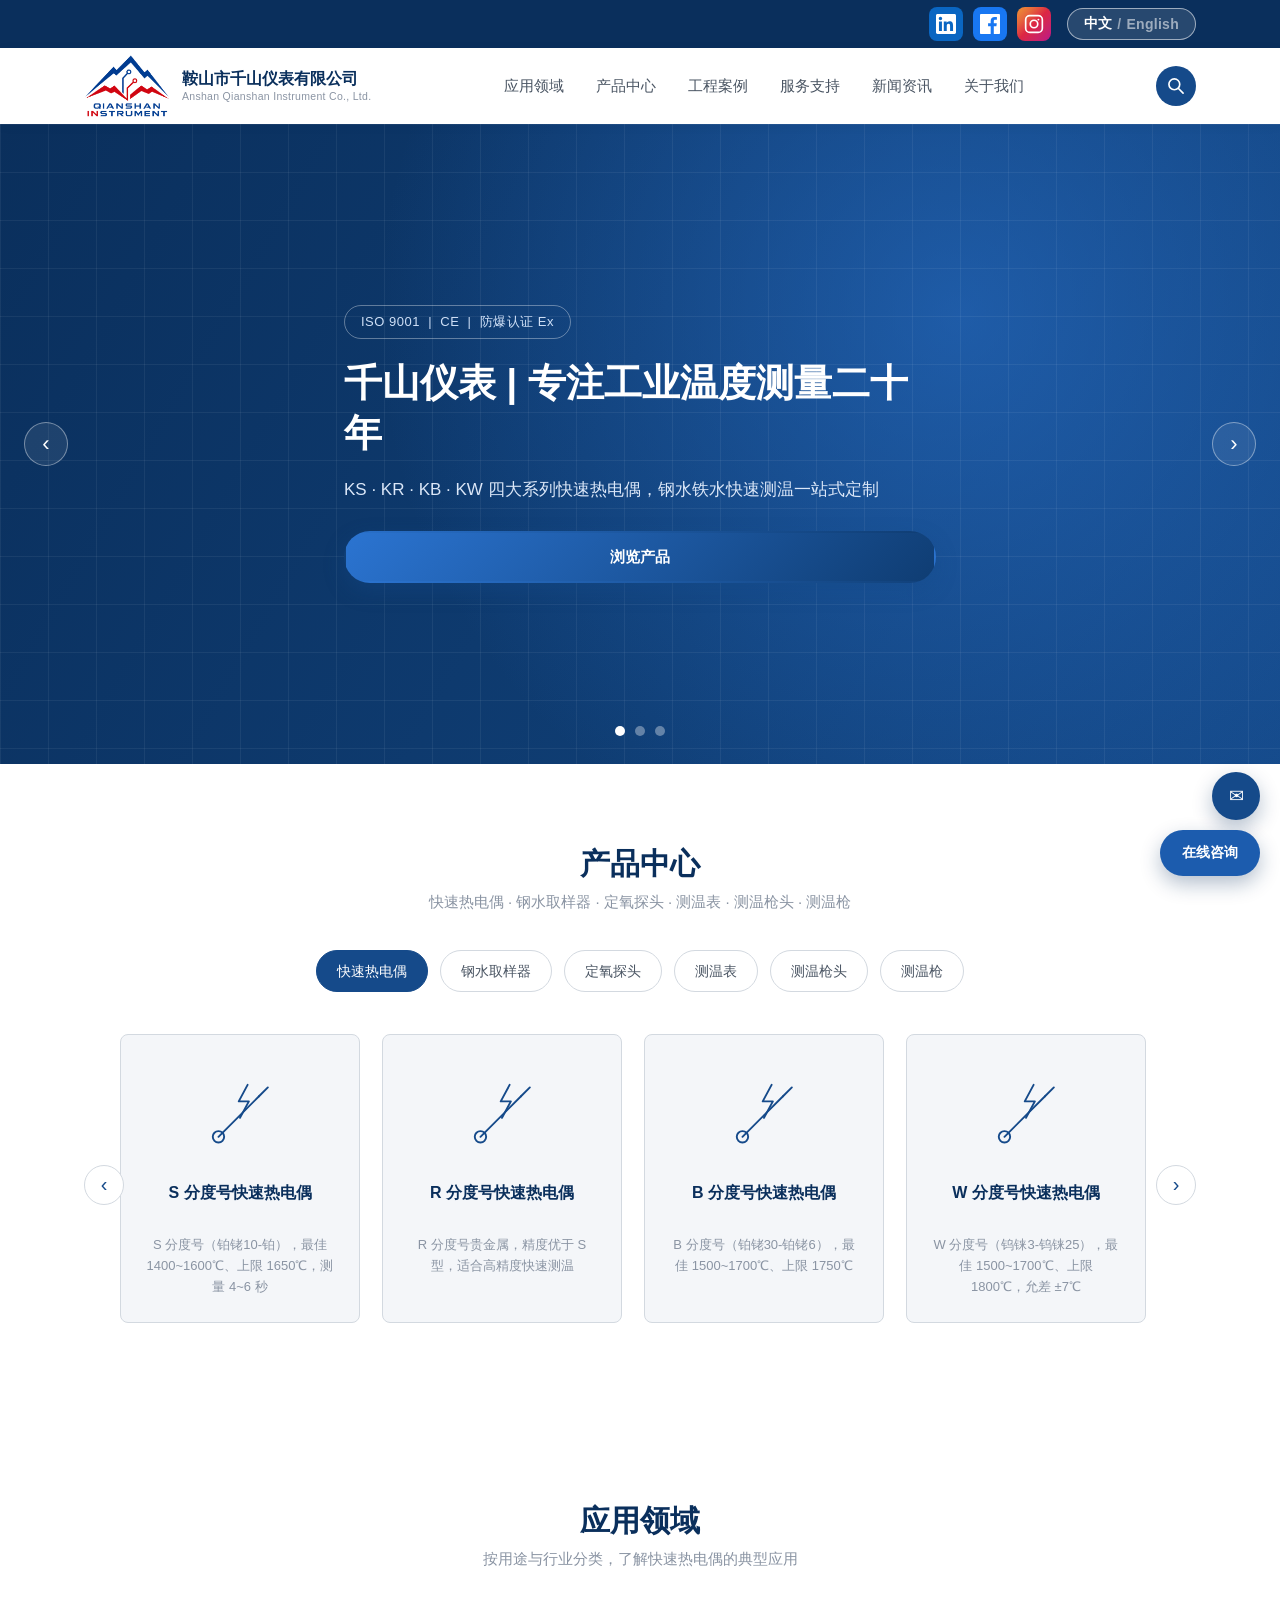
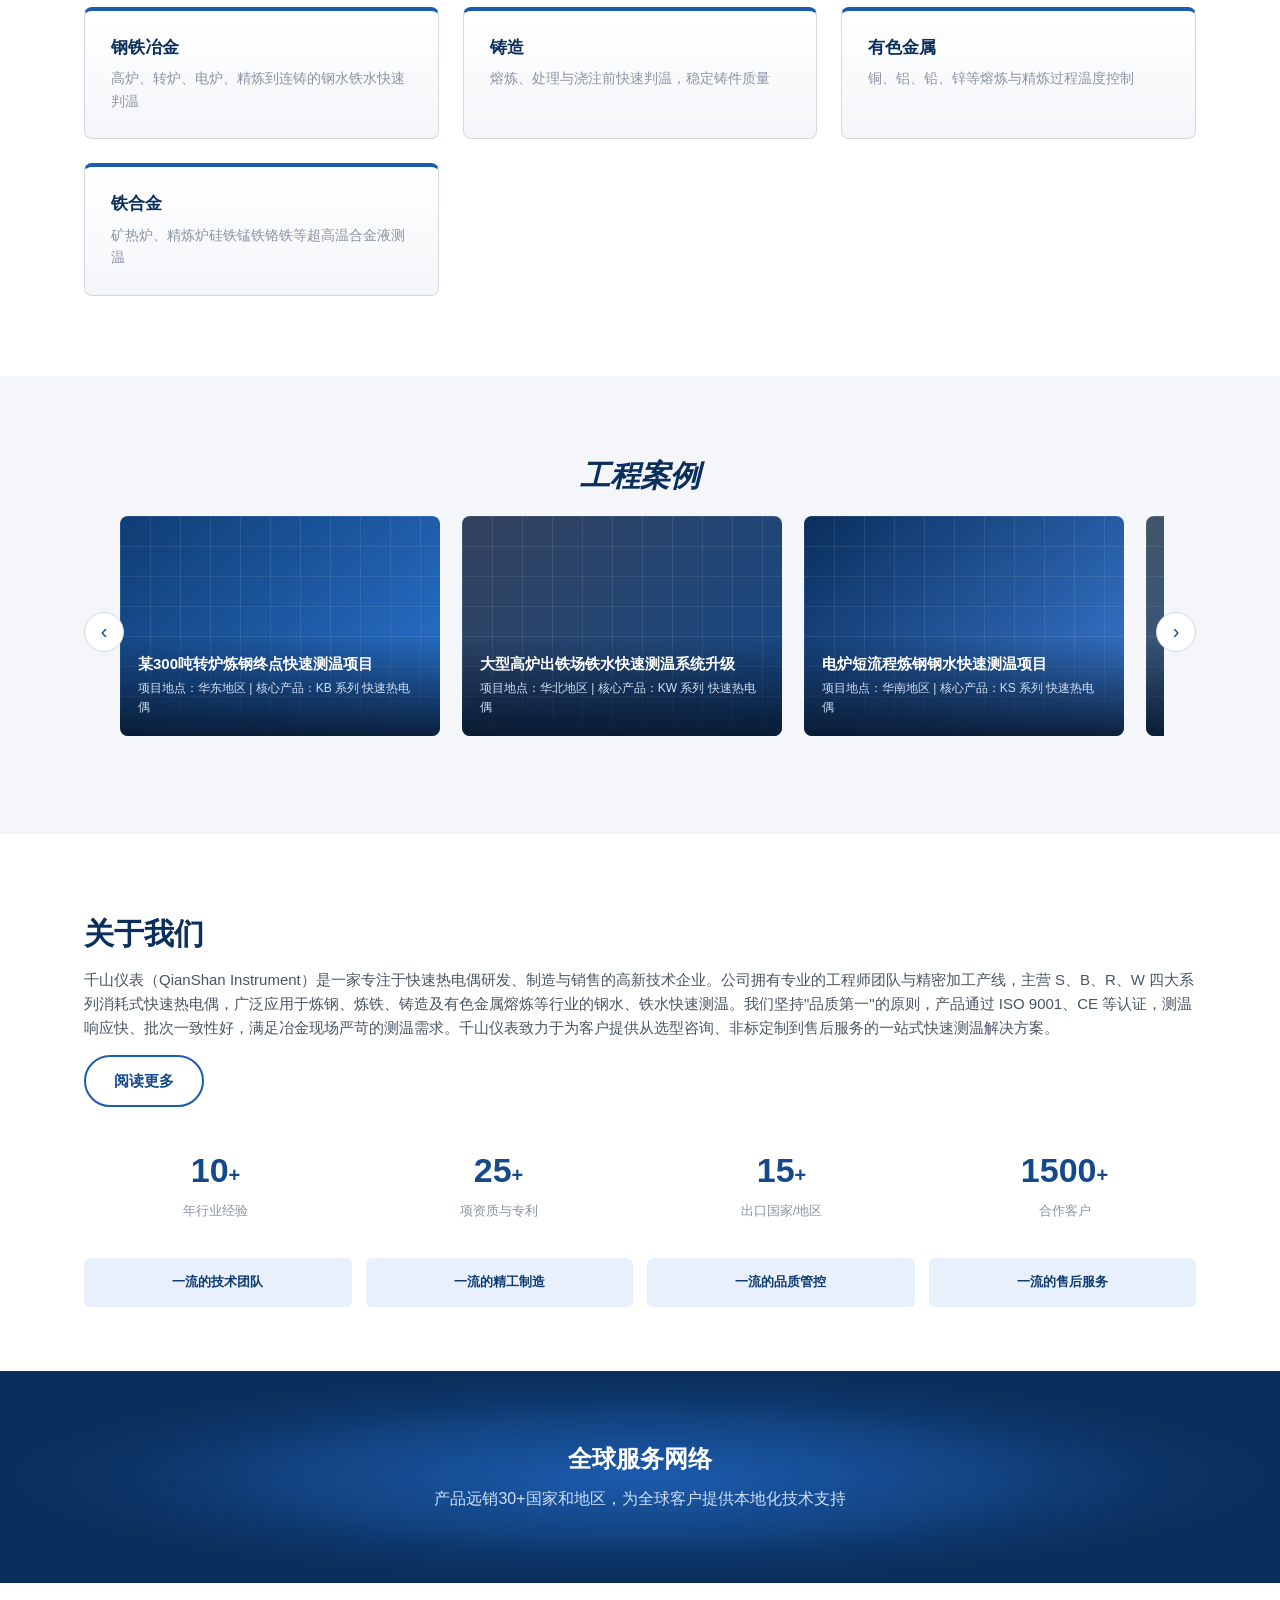
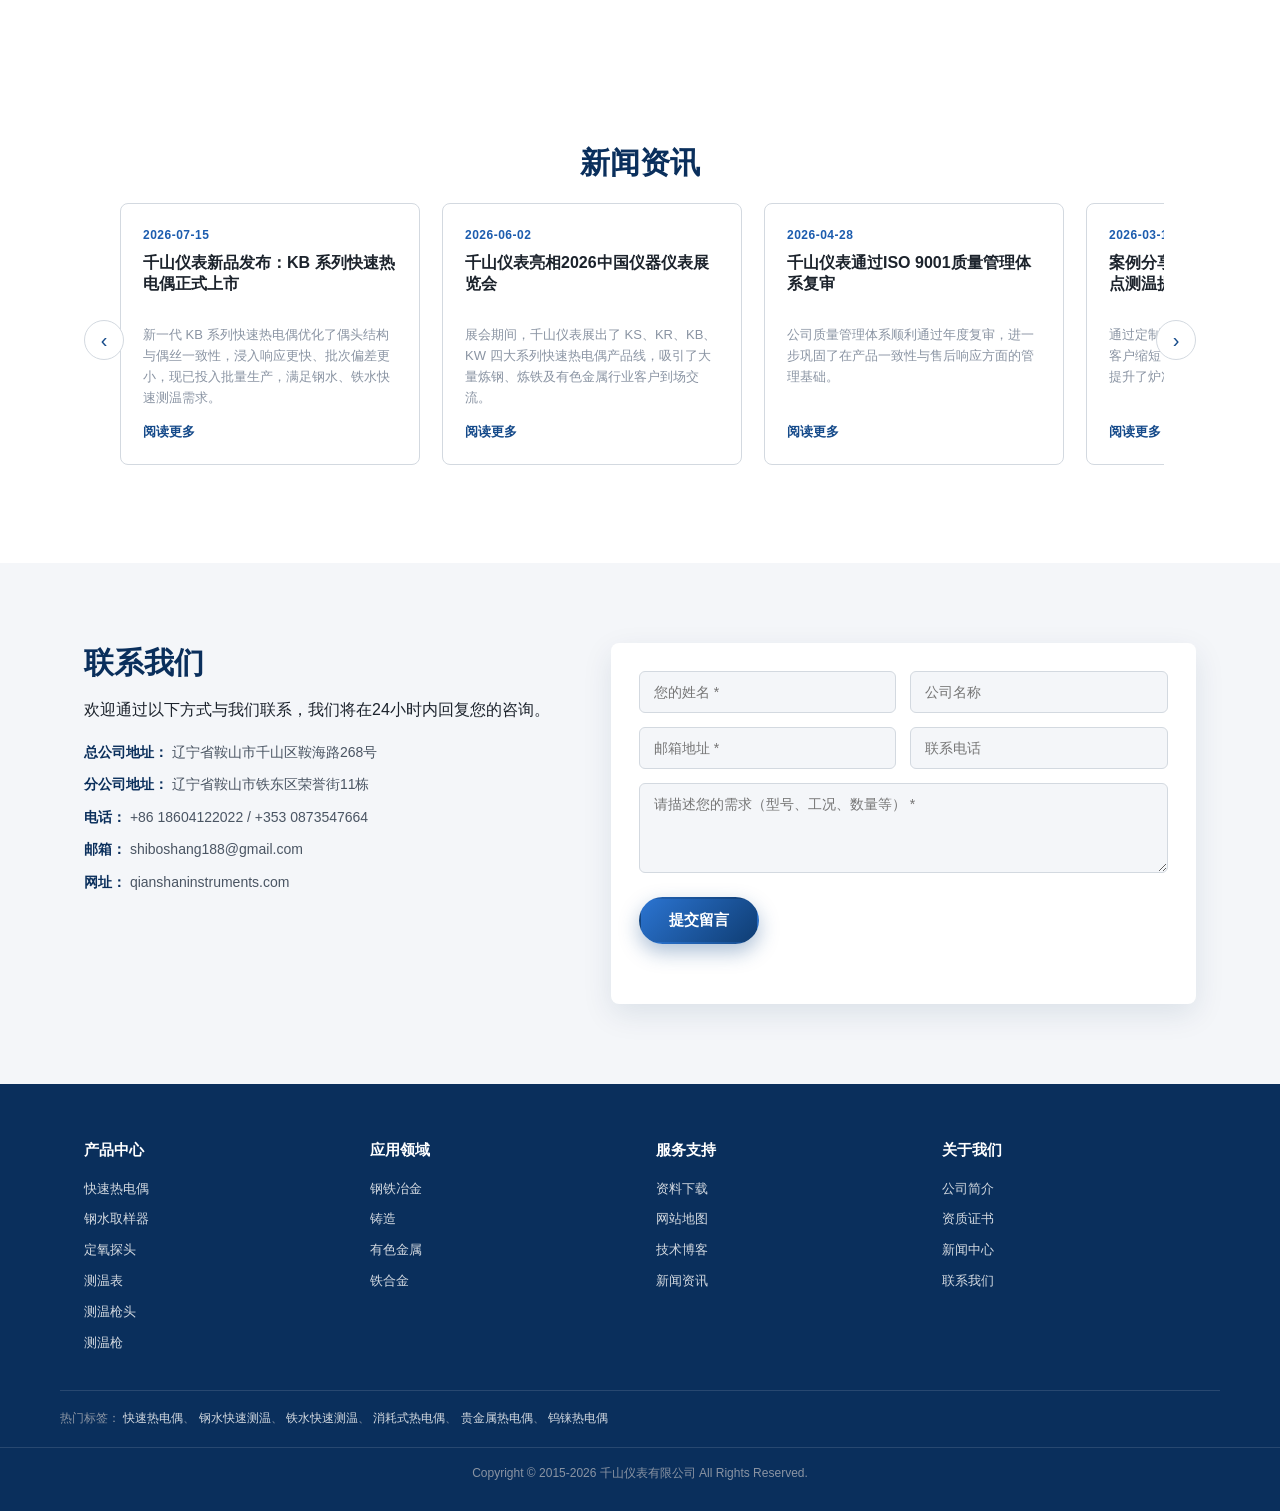
<file: index.html>
<!DOCTYPE html>
<html lang="zh" class="lang-zh">
<head>
<meta charset="UTF-8">
<meta name="viewport" content="width=device-width, initial-scale=1.0">
<title>千山仪表 QianShan Instrument | 快速热电偶·钢水铁水快速测温</title>
<meta name="description" content="千山仪表（QianShan Instrument）专注快速热电偶的研发、生产与销售，提供 S、B、R、W 四大系列消耗式快速热电偶，服务炼钢、炼铁、铸造及有色金属熔炼行业。">
<link rel="stylesheet" href="css/style.css">
</head>
<body>

<!-- ===== Top Utility Bar ===== -->
<div class="topbar">
  <div class="container topbar-inner">
    <div class="topbar-social">
      <a href="https://www.linkedin.com/in/spencer-shang-216276382" target="_blank" rel="noopener noreferrer" aria-label="LinkedIn" class="social-icon social-icon--linkedin">
        <svg viewBox="0 0 24 24"><path d="M20.447 20.452h-3.554v-5.569c0-1.328-.027-3.037-1.852-3.037-1.853 0-2.136 1.445-2.136 2.939v5.667H9.351V9h3.414v1.561h.046c.477-.9 1.637-1.85 3.37-1.85 3.601 0 4.267 2.37 4.267 5.455v6.286zM5.337 7.433c-1.144 0-2.063-.926-2.063-2.065 0-1.138.92-2.063 2.063-2.063 1.14 0 2.064.925 2.064 2.063 0 1.139-.925 2.065-2.064 2.065zm1.782 13.019H3.555V9h3.564v11.452zM22.225 0H1.771C.792 0 0 .774 0 1.729v20.542C0 23.227.792 24 1.771 24h20.451C23.2 24 24 23.227 24 22.271V1.729C24 .774 23.2 0 22.222 0h.003z"/></svg>
      </a>
      <a href="https://www.facebook.com/share/1HGcUnLSDd/?mibextid=wwXIfr" target="_blank" rel="noopener noreferrer" aria-label="Facebook" class="social-icon social-icon--facebook">
        <svg viewBox="0 0 24 24"><path d="M22.675 0h-21.35C.595 0 0 .592 0 1.32v21.359C0 23.408.595 24 1.325 24h11.495v-9.294H9.692v-3.622h3.128V8.413c0-3.1 1.893-4.788 4.659-4.788 1.325 0 2.463.099 2.795.143v3.24l-1.918.001c-1.504 0-1.795.715-1.795 1.763v2.313h3.587l-.467 3.622h-3.12V24h6.116C23.406 24 24 23.408 24 22.679V1.32C24 .592 23.406 0 22.675 0z"/></svg>
      </a>
      <a href="https://www.instagram.com/qianshaninstrument" target="_blank" rel="noopener noreferrer" aria-label="Instagram" class="social-icon social-icon--instagram">
        <svg viewBox="0 0 24 24"><rect x="2" y="2" width="20" height="20" rx="5" fill="none"/><circle cx="12" cy="12" r="4.5" fill="none"/><circle cx="17.3" cy="6.7" r="1.15" fill="#fff" stroke="none"/></svg>
      </a>
    </div>
    <button id="langToggle" class="lang-toggle" type="button" aria-label="Switch language / 切换语言">
      <span class="lang-toggle__zh">中文</span><span class="lang-toggle__sep">/</span><span class="lang-toggle__en">English</span>
    </button>
  </div>
</div>

<!-- ===== Header ===== -->
<header class="header" id="header">
  <div class="container header-inner">
    <a href="index.html" class="logo">
      <img src="images/logo-icon.png" alt="QianShan Instrument logo" class="logo-mark-img">
      <span class="logo-text">
        <strong>鞍山市千山仪表有限公司</strong>
        <small>Anshan Qianshan Instrument Co., Ltd.</small>
      </span>
    </a>

    <nav class="nav" id="mainNav">

      <div class="nav-item has-mega" data-mega="solutions">
        <a href="solutions.html"><span class="zh">应用领域</span><span class="en">Applications</span></a>
        <div class="mega-panel">
          <div class="container mega-inner">

            <ul class="mega-categories">
              <li class="is-active" data-cat="uses"><span class="zh">用途分类</span><span class="en">By Application</span></li>
              <li data-cat="steel"><span class="zh">钢铁冶金</span><span class="en">Iron &amp; Steel</span></li>
              <li data-cat="foundry"><span class="zh">铸造</span><span class="en">Foundry</span></li>
              <li data-cat="nonferrous"><span class="zh">有色金属</span><span class="en">Non-Ferrous</span></li>
              <li data-cat="ferroalloy"><span class="zh">铁合金</span><span class="en">Ferroalloy</span></li>
            </ul>
            <ul class="mega-sublist is-shown" data-panel="uses">
              <li><a href="solutions.html#uses"><span class="zh">出钢 / 出铁温度判定</span><span class="en">Tapping Temperature Check</span></a></li>
              <li><a href="solutions.html#uses"><span class="zh">精炼过程控温</span><span class="en">Refining Control</span></a></li>
              <li><a href="solutions.html#uses"><span class="zh">连铸浇注控温</span><span class="en">Continuous Casting Control</span></a></li>
              <li><a href="solutions.html#uses"><span class="zh">熔炼配料控温</span><span class="en">Melting &amp; Charge Control</span></a></li>
            </ul>
            <ul class="mega-sublist" data-panel="steel">
              <li><a href="solutions.html#steel"><span class="zh">转炉炼钢</span><span class="en">BOF Steelmaking</span></a></li>
              <li><a href="solutions.html#steel"><span class="zh">电炉炼钢</span><span class="en">EAF Steelmaking</span></a></li>
              <li><a href="solutions.html#steel"><span class="zh">炉外精炼</span><span class="en">Secondary Refining</span></a></li>
              <li><a href="solutions.html#steel"><span class="zh">高炉炼铁 / 连铸</span><span class="en">Ironmaking / Casting</span></a></li>
            </ul>
            <ul class="mega-sublist" data-panel="foundry">
              <li><a href="solutions.html#foundry"><span class="zh">熔炼炉测温</span><span class="en">Melting Furnace</span></a></li>
              <li><a href="solutions.html#foundry"><span class="zh">浇包测温</span><span class="en">Pouring Ladle</span></a></li>
              <li><a href="solutions.html#foundry"><span class="zh">球化 / 孕育处理</span><span class="en">Treatment Station</span></a></li>
            </ul>
            <ul class="mega-sublist" data-panel="nonferrous">
              <li><a href="solutions.html#nonferrous"><span class="zh">铜冶炼</span><span class="en">Copper Smelting</span></a></li>
              <li><a href="solutions.html#nonferrous"><span class="zh">铝熔炼</span><span class="en">Aluminium Melting</span></a></li>
              <li><a href="solutions.html#nonferrous"><span class="zh">铅锌冶炼</span><span class="en">Lead &amp; Zinc</span></a></li>
            </ul>
            <ul class="mega-sublist" data-panel="ferroalloy">
              <li><a href="solutions.html#ferroalloy"><span class="zh">矿热炉出炉测温</span><span class="en">SAF Tapping</span></a></li>
              <li><a href="solutions.html#ferroalloy"><span class="zh">精炼 / 浇注测温</span><span class="en">Refining &amp; Casting</span></a></li>
            </ul>
            <div class="mega-preview">
              <div class="mega-preview-item is-shown" data-panel="uses">
                <div class="mega-preview-visual"><svg viewBox="0 0 120 120"><use href="#icon-fast"></use></svg></div>
                <h4><span class="zh">用途分类</span><span class="en">By Application</span></h4>
                <p><span class="zh">一次性偶头浸入熔体，3~5 秒读取温度，用于关键工艺节点的温度判定</span><span class="en">A consumable tip is dipped into the melt for a 3–5s reading at key process points</span></p>
              </div>
              <div class="mega-preview-item" data-panel="steel">
                <div class="mega-preview-visual"><svg viewBox="0 0 120 120"><use href="#icon-fast"></use></svg></div>
                <h4><span class="zh">钢铁冶金</span><span class="en">Iron &amp; Steel</span></h4>
                <p><span class="zh">高炉、转炉、电炉、精炼到连铸，全流程钢水铁水快速判温</span><span class="en">Rapid readings across ironmaking, BOF/EAF steelmaking, refining and casting</span></p>
              </div>
              <div class="mega-preview-item" data-panel="foundry">
                <div class="mega-preview-visual"><svg viewBox="0 0 120 120"><use href="#icon-fast"></use></svg></div>
                <h4><span class="zh">铸造</span><span class="en">Foundry &amp; Casting</span></h4>
                <p><span class="zh">熔炼、处理与浇注前快速判温，稳定铸件质量、减少废品</span><span class="en">Quick readings during melting, treatment and before pouring to cut scrap</span></p>
              </div>
              <div class="mega-preview-item" data-panel="nonferrous">
                <div class="mega-preview-visual"><svg viewBox="0 0 120 120"><use href="#icon-fast"></use></svg></div>
                <h4><span class="zh">有色金属</span><span class="en">Non-Ferrous Metals</span></h4>
                <p><span class="zh">铜、铝、铅、锌等熔炼与精炼过程温度控制</span><span class="en">Temperature control during copper, aluminium, lead and zinc processing</span></p>
              </div>
              <div class="mega-preview-item" data-panel="ferroalloy">
                <div class="mega-preview-visual"><svg viewBox="0 0 120 120"><use href="#icon-fast"></use></svg></div>
                <h4><span class="zh">铁合金</span><span class="en">Ferroalloy</span></h4>
                <p><span class="zh">矿热炉、精炼炉硅铁锰铁铬铁等超高温合金液测温</span><span class="en">Ultra-high-temp readings on FeSi, FeMn and FeCr melts</span></p>
              </div>
            </div>

          </div>
        </div>
      </div>

      <div class="nav-item has-mega" data-mega="products">
        <a href="products.html"><span class="zh">产品中心</span><span class="en">Products</span></a>
        <div class="mega-panel">
          <div class="container mega-inner">

            <ul class="mega-categories">
              <li class="is-active" data-cat="tc"><span class="zh">快速热电偶</span><span class="en">Fast-Response TC</span></li>
              <li data-cat="sampler"><span class="zh">钢水取样器</span><span class="en">Steel Sampler</span></li>
              <li data-cat="oxygen"><span class="zh">定氧探头</span><span class="en">Oxygen Probe</span></li>
              <li data-cat="indicator"><span class="zh">测温表</span><span class="en">Indicator</span></li>
              <li data-cat="lancehead"><span class="zh">测温枪头</span><span class="en">Lance Head</span></li>
              <li data-cat="lance"><span class="zh">测温枪</span><span class="en">Measuring Lance</span></li>
            </ul>

            <ul class="mega-sublist is-shown" data-panel="tc">
              <li class="mega-sub-group">
                <a class="mega-sub-head" href="products.html#ks"><span class="zh">S 分度号（铂铑10-铂）</span><span class="en">Type S (Pt-10%Rh/Pt)</span></a>
                <span class="mega-sub-models"><a href="products.html#ks">KS-602</a><a href="products.html#ks">KS-604</a></span>
              </li>
              <li class="mega-sub-group">
                <a class="mega-sub-head" href="products.html#kr"><span class="zh">R 分度号（铂铑13-铂）</span><span class="en">Type R (Pt-13%Rh/Pt)</span></a>
                <span class="mega-sub-models"><a href="products.html#kr">KR-602</a><a href="products.html#kr">KR-604</a><a href="products.html#kr">HR</a><a href="products.html#kr">OR</a></span>
              </li>
              <li class="mega-sub-group">
                <a class="mega-sub-head" href="products.html#kb"><span class="zh">B 分度号（铂铑30-铂铑6）</span><span class="en">Type B (Pt-30%Rh/Pt-6%Rh)</span></a>
                <span class="mega-sub-models"><a href="products.html#kb">KB-602</a><a href="products.html#kb">KB-604</a></span>
              </li>
              <li class="mega-sub-group">
                <a class="mega-sub-head" href="products.html#kw"><span class="zh">W 分度号（钨铼3-钨铼25）</span><span class="en">Type W (WRe3–WRe25)</span></a>
                <span class="mega-sub-models"><a href="products.html#kw">KW-602</a><a href="products.html#kw">KW-604</a></span>
              </li>
            </ul>
            <ul class="mega-sublist" data-panel="sampler">
              <li><a href="products.html#sampler"><span class="zh">圆饼取样器</span><span class="en">Disc (Pancake) Sampler</span></a></li>
              <li><a href="products.html#sampler"><span class="zh">双厚度取样器</span><span class="en">Dual-Thickness Sampler</span></a></li>
            </ul>
            <ul class="mega-sublist" data-panel="oxygen">
              <li><a href="products.html#oxygen"><span class="zh">高氧型定氧探头</span><span class="en">High-Oxygen Type</span></a></li>
              <li><a href="products.html#oxygen"><span class="zh">低氧型定氧探头</span><span class="en">Low-Oxygen Type</span></a></li>
            </ul>
            <ul class="mega-sublist" data-panel="indicator">
              <li><a href="products.html#indicator"><span class="zh">便携式测温表</span><span class="en">Portable Indicator</span></a></li>
              <li><a href="products.html#indicator"><span class="zh">盘装式测温表</span><span class="en">Panel-Mount Indicator</span></a></li>
            </ul>
            <ul class="mega-sublist" data-panel="lancehead">
              <li><a href="products.html#lancehead"><span class="zh">标准枪头</span><span class="en">Standard Head</span></a></li>
              <li><a href="products.html#lancehead"><span class="zh">加强枪头</span><span class="en">Reinforced Head</span></a></li>
            </ul>
            <ul class="mega-sublist" data-panel="lance">
              <li><a href="products.html#lance"><span class="zh">手动测温枪（1.5~3 m）</span><span class="en">Manual Lance (1.5–3 m)</span></a></li>
              <li><a href="products.html#lance"><span class="zh">长杆测温枪（3~6 m）</span><span class="en">Long Lance (3–6 m)</span></a></li>
            </ul>

            <div class="mega-preview">
              <div class="mega-preview-item is-shown" data-panel="tc">
                <div class="mega-preview-visual"><svg viewBox="0 0 120 120"><use href="#icon-fast"></use></svg></div>
                <h4><span class="zh">快速热电偶</span><span class="en">Fast-Response Thermocouple</span></h4>
                <p><span class="zh">S / R / B / W 四种分度号消耗式快速热电偶，3~5 秒完成钢水、铁水快速测温</span><span class="en">Consumable Type S / R / B / W thermocouples — 3–5s molten steel and iron readings</span></p>
              </div>
              <div class="mega-preview-item" data-panel="sampler">
                <div class="mega-preview-visual"><svg viewBox="0 0 120 120"><use href="#icon-fast"></use></svg></div>
                <h4><span class="zh">钢水取样器</span><span class="en">Molten Steel Sampler</span></h4>
                <p><span class="zh">快速取出成型钢样供光谱分析，取成率约 98%，样品饱满无气孔</span><span class="en">Takes a solidified sample for OES analysis, ~98% success rate, pore-free</span></p>
              </div>
              <div class="mega-preview-item" data-panel="oxygen">
                <div class="mega-preview-visual"><svg viewBox="0 0 120 120"><use href="#icon-fast"></use></svg></div>
                <h4><span class="zh">定氧探头</span><span class="en">Oxygen Probe</span></h4>
                <p><span class="zh">氧化锆固体电解质测量钢水溶解氧活度，可与测温合为一体</span><span class="en">Zirconia cell measures dissolved-oxygen activity; available combined with temperature</span></p>
              </div>
              <div class="mega-preview-item" data-panel="indicator">
                <div class="mega-preview-visual"><svg viewBox="0 0 120 120"><use href="#icon-fast"></use></svg></div>
                <h4><span class="zh">测温表</span><span class="en">Temperature Indicator</span></h4>
                <p><span class="zh">快速热电偶的二次显示仪表，数字显示、峰值保持，便携或盘装</span><span class="en">Secondary readout with digital display and peak hold — portable or panel-mount</span></p>
              </div>
              <div class="mega-preview-item" data-panel="lancehead">
                <div class="mega-preview-visual"><svg viewBox="0 0 120 120"><use href="#icon-fast"></use></svg></div>
                <h4><span class="zh">测温枪头</span><span class="en">Lance Head</span></h4>
                <p><span class="zh">测温枪前端的连接偶头，内含补偿触点，用于插接消耗式偶头 / 取样器</span><span class="en">Contact head at the lance tip with compensating contacts for consumable probes</span></p>
              </div>
              <div class="mega-preview-item" data-panel="lance">
                <div class="mega-preview-visual"><svg viewBox="0 0 120 120"><use href="#icon-fast"></use></svg></div>
                <h4><span class="zh">测温枪</span><span class="en">Measuring Lance</span></h4>
                <p><span class="zh">操作人员手持的测温长杆，含手柄、补偿电缆与枪头，长度可选配</span><span class="en">Hand-held lance with handle, compensating cable and head; length to suit the furnace</span></p>
              </div>
            </div>

          </div>
        </div>
      </div>

      <div class="nav-item has-simple" data-simple="showcase">
        <a href="showcase.html"><span class="zh">工程案例</span><span class="en">Showcase</span></a>
        <div class="simple-panel">
          <div class="container">
            <div class="simple-links">
              <a href="showcase.html#power"><span class="zh">转炉炼钢案例</span><span class="en">BOF Steelmaking</span></a>
              <a href="showcase.html#metallurgy"><span class="zh">高炉炼铁案例</span><span class="en">Blast-Furnace Ironmaking</span></a>
              <a href="showcase.html#petrochem"><span class="zh">电炉炼钢案例</span><span class="en">EAF Steelmaking</span></a>
              <a href="showcase.html#cement"><span class="zh">连铸案例</span><span class="en">Continuous Casting</span></a>
              <a href="showcase.html#glass"><span class="zh">有色金属案例</span><span class="en">Non-Ferrous Metals</span></a>
            </div>
          </div>
        </div>
      </div>
      <div class="nav-item has-simple" data-simple="service">
        <a href="service.html"><span class="zh">服务支持</span><span class="en">Service&amp;Support</span></a>
        <div class="simple-panel">
          <div class="container">
            <div class="icon-links">
              <a href="service.html#selection">
                <span class="icon-links-icon"><svg viewBox="0 0 40 40"><path d="M8 14 h24 v14 h-16 l-6 6 v-6 h-2 z" fill="none" stroke-linejoin="round"/></svg></span>
                <span class="zh">选型支持</span><span class="en">Selection Support</span>
              </a>
              <a href="service.html#downloads">
                <span class="icon-links-icon"><svg viewBox="0 0 40 40"><path d="M20 6 v18 M13 17 l7 7 l7-7 M8 30 h24" fill="none" stroke-linecap="round" stroke-linejoin="round"/></svg></span>
                <span class="zh">资料下载</span><span class="en">Downloads</span>
              </a>
              <a href="service.html#contact">
                <span class="icon-links-icon"><svg viewBox="0 0 40 40"><rect x="5" y="10" width="30" height="20" rx="2" fill="none"/><path d="M5 12 l15 10 l15-10" fill="none" stroke-linecap="round" stroke-linejoin="round"/></svg></span>
                <span class="zh">联系我们</span><span class="en">Contact Us</span>
              </a>
            </div>
          </div>
        </div>
      </div>
      <div class="nav-item has-simple" data-simple="news">
        <a href="news.html"><span class="zh">新闻资讯</span><span class="en">News</span></a>
        <div class="simple-panel">
          <div class="container">
            <div class="simple-links">
              <a href="news.html"><span class="zh">公司新闻</span><span class="en">Company News</span></a>
              <a href="news.html"><span class="zh">展会动态</span><span class="en">Exhibitions</span></a>
              <a href="news.html"><span class="zh">案例分享</span><span class="en">Case Sharing</span></a>
            </div>
          </div>
        </div>
      </div>
      <div class="nav-item has-simple" data-simple="about">
        <a href="about.html"><span class="zh">关于我们</span><span class="en">About Us</span></a>
        <div class="simple-panel">
          <div class="container">
            <div class="simple-links">
              <a href="about.html"><span class="zh">公司简介</span><span class="en">Company Profile</span></a>
              <a href="about.html#advantages"><span class="zh">企业优势</span><span class="en">Why QianShan</span></a>
              <a href="about.html#certificates"><span class="zh">资质证书</span><span class="en">Certificates</span></a>
              <a href="service.html#contact"><span class="zh">联系我们</span><span class="en">Contact Us</span></a>
            </div>
          </div>
        </div>
      </div>
    </nav>

    <button id="searchToggle" class="search-toggle" aria-label="Search" type="button">
      <svg viewBox="0 0 24 24"><circle cx="10" cy="10" r="6.5" fill="none" stroke="currentColor" stroke-width="2"/><line x1="15" y1="15" x2="20.5" y2="20.5" stroke="currentColor" stroke-width="2" stroke-linecap="round"/></svg>
    </button>

    <button id="menuToggle" class="menu-toggle" aria-label="Menu">
      <span></span><span></span><span></span>
    </button>
  </div>
</header>

<div class="search-panel" id="searchPanel">
  <div class="container">
    <div class="search-box">
      <input type="text" id="searchInput" data-zh-placeholder="搜索产品、方案、页面..." data-en-placeholder="Search products, solutions, pages..." autocomplete="off">
      <button id="searchClose" type="button" aria-label="Close">&times;</button>
    </div>
    <div class="search-results" id="searchResults"></div>
  </div>
</div>

<div id="top"></div>

<!-- ===== Hero ===== -->
<section class="hero" id="hero">
  <div class="hero-slides" id="heroSlides">
    <div class="hero-slide is-active">
      <div class="hero-bg hero-bg--1"></div>
      <div class="container hero-content">
        <p class="hero-badge zh">ISO 9001 &nbsp;|&nbsp; CE &nbsp;|&nbsp; 防爆认证 Ex</p>
        <p class="hero-badge en">ISO 9001 &nbsp;|&nbsp; CE &nbsp;|&nbsp; Explosion-Proof Certified</p>
        <h1><span class="zh">千山仪表 | 专注工业温度测量二十年</span><span class="en">QianShan Instrument | Two Decades in Industrial Temperature Sensing</span></h1>
        <p class="hero-sub zh">KS · KR · KB · KW 四大系列快速热电偶，钢水铁水快速测温一站式定制</p>
        <p class="hero-sub en">KS · KR · KB · KW Fast-Response Thermocouples — One-Stop Custom Manufacturing for Molten-Metal Measurement</p>
        <a href="#products" class="btn btn-primary"><span class="zh">浏览产品</span><span class="en">View Products</span></a>
      </div>
    </div>
    <div class="hero-slide">
      <div class="hero-bg hero-bg--2"></div>
      <div class="container hero-content">
        <p class="hero-badge zh">高温 · 高压 · 强腐蚀环境适用</p>
        <p class="hero-badge en">Built for High Temperature, High Pressure & Corrosive Environments</p>
        <h1><span class="zh">从传感器到系统，全面覆盖测温需求</span><span class="en">From Sensors to Systems — Complete Temperature Solutions</span></h1>
        <p class="hero-sub zh">服务炼钢、炼铁、铸造、有色金属熔炼等行业客户</p>
        <p class="hero-sub en">Trusted by clients in steelmaking, ironmaking, foundry & non-ferrous smelting</p>
        <a href="#solutions" class="btn btn-primary"><span class="zh">了解应用领域</span><span class="en">Explore Applications</span></a>
      </div>
    </div>
    <div class="hero-slide">
      <div class="hero-bg hero-bg--3"></div>
      <div class="container hero-content">
        <p class="hero-badge zh">支持非标定制 · 72小时快速出图</p>
        <p class="hero-badge en">Custom Specs Supported · 72-Hour Drawing Turnaround</p>
        <h1><span class="zh">按需定制，精准匹配您的工况</span><span class="en">Engineered to Match Your Exact Process Conditions</span></h1>
        <p class="hero-sub zh">专业工程师团队，提供选型与技术支持</p>
        <p class="hero-sub en">Dedicated engineering team for selection guidance & technical support</p>
        <a href="#service" class="btn btn-primary"><span class="zh">联系工程师</span><span class="en">Contact an Engineer</span></a>
      </div>
    </div>
  </div>
  <div class="hero-dots" id="heroDots"></div>
  <button class="hero-arrow hero-arrow--prev" id="heroPrev" aria-label="Previous">&#8249;</button>
  <button class="hero-arrow hero-arrow--next" id="heroNext" aria-label="Next">&#8250;</button>
</section>

<!-- ===== Product Category Strip + Carousel ===== -->
<section class="section products" id="products">
  <div class="container">
    <h2 class="section-title"><span class="zh">产品中心</span><span class="en">Products</span></h2>
    <p class="section-sub zh">快速热电偶 · 钢水取样器 · 定氧探头 · 测温表 · 测温枪头 · 测温枪</p>
    <p class="section-sub en">Fast-Response TC · Steel Sampler · Oxygen Probe · Indicator · Lance Head · Lance</p>

    <div class="tag-strip">
      <span class="tag is-active"><span class="zh">快速热电偶</span><span class="en">Fast-Response TC</span></span>
      <span class="tag"><span class="zh">钢水取样器</span><span class="en">Steel Sampler</span></span>
      <span class="tag"><span class="zh">定氧探头</span><span class="en">Oxygen Probe</span></span>
      <span class="tag"><span class="zh">测温表</span><span class="en">Indicator</span></span>
      <span class="tag"><span class="zh">测温枪头</span><span class="en">Lance Head</span></span>
      <span class="tag"><span class="zh">测温枪</span><span class="en">Measuring Lance</span></span>
    </div>

    <div class="carousel" id="productCarousel">
      <button class="carousel-arrow carousel-arrow--prev" data-target="productTrack" aria-label="Previous">&#8249;</button>
      <div class="carousel-track" id="productTrack">

        <article class="product-card">
          <div class="product-thumb"><svg viewBox="0 0 120 120"><use href="#icon-fast"></use></svg></div>
          <h3><span class="zh">S 分度号快速热电偶</span><span class="en">Type S Fast-Response TC</span></h3>
          <p class="zh">S 分度号（铂铑10-铂），最佳 1400~1600℃、上限 1650℃，测量 4~6 秒</p>
          <p class="en">Type S (Pt-10%Rh/Pt), optimal 1400–1600°C, max 1650°C, 4–6s reading</p>
        </article>

        <article class="product-card">
          <div class="product-thumb"><svg viewBox="0 0 120 120"><use href="#icon-fast"></use></svg></div>
          <h3><span class="zh">R 分度号快速热电偶</span><span class="en">Type R Fast-Response TC</span></h3>
          <p class="zh">R 分度号贵金属，精度优于 S 型，适合高精度快速测温</p>
          <p class="en">Type R element, higher accuracy than Type S</p>
        </article>

        <article class="product-card">
          <div class="product-thumb"><svg viewBox="0 0 120 120"><use href="#icon-fast"></use></svg></div>
          <h3><span class="zh">B 分度号快速热电偶</span><span class="en">Type B Fast-Response TC</span></h3>
          <p class="zh">B 分度号（铂铑30-铂铑6），最佳 1500~1700℃、上限 1750℃</p>
          <p class="en">Type B (Pt-30%Rh/Pt-6%Rh), optimal 1500–1700°C, max 1750°C</p>
        </article>

        <article class="product-card">
          <div class="product-thumb"><svg viewBox="0 0 120 120"><use href="#icon-fast"></use></svg></div>
          <h3><span class="zh">W 分度号快速热电偶</span><span class="en">Type W Fast-Response TC</span></h3>
          <p class="zh">W 分度号（钨铼3-钨铼25），最佳 1500~1700℃、上限 1800℃，允差 ±7℃</p>
          <p class="en">Type W (WRe3–WRe25), optimal 1500–1700°C, max 1800°C, tolerance ±7°C</p>
        </article>

        <article class="product-card">
          <div class="product-thumb"><svg viewBox="0 0 120 120"><use href="#icon-fast"></use></svg></div>
          <h3><span class="zh">钢水取样器</span><span class="en">Molten Steel Sampler</span></h3>
          <p class="zh">快速取出成型钢样供光谱分析，取成率约 98%，样品饱满无气孔</p>
          <p class="en">Solidified steel sample for OES analysis, ~98% success rate, pore-free</p>
        </article>

        <article class="product-card">
          <div class="product-thumb"><svg viewBox="0 0 120 120"><use href="#icon-fast"></use></svg></div>
          <h3><span class="zh">定氧探头</span><span class="en">Oxygen Probe</span></h3>
          <p class="zh">测量钢水溶解氧活度，指导脱氧与合金化，可与测温合为一体</p>
          <p class="en">Measures dissolved-oxygen activity; available combined with temperature</p>
        </article>

        <article class="product-card">
          <div class="product-thumb"><svg viewBox="0 0 120 120"><use href="#icon-fast"></use></svg></div>
          <h3><span class="zh">测温表</span><span class="en">Temperature Indicator</span></h3>
          <p class="zh">快速热电偶二次显示仪表，数字显示、峰值保持，便携或盘装</p>
          <p class="en">Secondary readout with digital display and peak hold — portable or panel-mount</p>
        </article>

        <article class="product-card">
          <div class="product-thumb"><svg viewBox="0 0 120 120"><use href="#icon-fast"></use></svg></div>
          <h3><span class="zh">测温枪头</span><span class="en">Lance Head</span></h3>
          <p class="zh">测温枪前端连接偶头，内含补偿触点，用于插接消耗式偶头 / 取样器</p>
          <p class="en">Contact head at the lance tip with compensating contacts for consumable probes</p>
        </article>

        <article class="product-card">
          <div class="product-thumb"><svg viewBox="0 0 120 120"><use href="#icon-fast"></use></svg></div>
          <h3><span class="zh">测温枪</span><span class="en">Measuring Lance</span></h3>
          <p class="zh">操作人员手持测温长杆，含手柄、补偿电缆与枪头，长度可选配</p>
          <p class="en">Hand-held lance with handle, compensating cable and head; length to suit the furnace</p>
        </article>

      </div>
      <button class="carousel-arrow carousel-arrow--next" data-target="productTrack" aria-label="Next">&#8250;</button>
    </div>
  </div>
</section>

<!-- Inline SVG icon defs (industrial line-art style) -->
<svg width="0" height="0" style="position:absolute" aria-hidden="true">
  <defs>
    <g id="icon-armored">
      <rect x="15" y="52" width="70" height="16" rx="4"/>
      <rect x="85" y="48" width="20" height="24" rx="3"/>
      <circle cx="105" cy="60" r="6"/>
    </g>
    <g id="icon-assembly">
      <rect x="20" y="54" width="55" height="12" rx="3"/>
      <polygon points="75,40 95,60 75,80"/>
      <rect x="10" y="48" width="10" height="24" rx="2"/>
    </g>
    <g id="icon-rtd">
      <circle cx="60" cy="60" r="34" fill="none" stroke-width="6"/>
      <path d="M60 40 v40 M45 60 h30" stroke-width="6" fill="none"/>
    </g>
    <g id="icon-transmitter">
      <rect x="30" y="30" width="60" height="40" rx="6"/>
      <rect x="45" y="70" width="30" height="18" rx="3"/>
      <path d="M40 45 h40 M40 55 h40" stroke-width="4" fill="none"/>
    </g>
    <g id="icon-hightemp">
      <path d="M60 20 c-14 20 -14 30 0 40 c14 -10 14 -20 0 -40 Z"/>
      <rect x="52" y="55" width="16" height="35" rx="6"/>
      <ellipse cx="60" cy="95" rx="18" ry="8"/>
    </g>
    <g id="icon-thermowell">
      <rect x="50" y="18" width="20" height="60" rx="4"/>
      <polygon points="50,78 70,78 60,100"/>
      <rect x="42" y="12" width="36" height="10" rx="3"/>
    </g>
    <g id="icon-fast"><path d="M26 96 L90 32" stroke-linecap="round"/><path d="M90 32 L104 18" stroke-linecap="round"/><circle cx="26" cy="96" r="9"/><path d="M72 14 L58 40 L74 40 L60 66" stroke-linejoin="round" stroke-linecap="round"/></g>
  </defs>
</svg>

<!-- ===== Solutions ===== -->
<section class="section solutions" id="solutions">
  <div class="container">
    <h2 class="section-title"><span class="zh">应用领域</span><span class="en">Applications</span></h2>
    <p class="section-sub zh">按用途与行业分类，了解快速热电偶的典型应用</p>
    <p class="section-sub en">Typical uses of fast-response thermocouples, organized by application and industry</p>

    <div class="solution-grid">
      <div class="solution-card">
        <h3><span class="zh">钢铁冶金</span><span class="en">Iron & Steel</span></h3>
        <p class="zh">高炉、转炉、电炉、精炼到连铸的钢水铁水快速判温</p>
        <p class="en">Rapid readings across ironmaking, BOF/EAF steelmaking, refining and casting</p>
      </div>
      <div class="solution-card">
        <h3><span class="zh">铸造</span><span class="en">Foundry & Casting</span></h3>
        <p class="zh">熔炼、处理与浇注前快速判温，稳定铸件质量</p>
        <p class="en">Quick readings during melting, treatment and before pouring</p>
      </div>
      <div class="solution-card">
        <h3><span class="zh">有色金属</span><span class="en">Non-Ferrous Metals</span></h3>
        <p class="zh">铜、铝、铅、锌等熔炼与精炼过程温度控制</p>
        <p class="en">Temperature control in copper, aluminium, lead and zinc processing</p>
      </div>
      <div class="solution-card">
        <h3><span class="zh">铁合金</span><span class="en">Ferroalloy</span></h3>
        <p class="zh">矿热炉、精炼炉硅铁锰铁铬铁等超高温合金液测温</p>
        <p class="en">Ultra-high-temp readings on FeSi, FeMn and FeCr melts</p>
      </div>
    </div>
  </div>
</section>

<!-- ===== Showcase / Projects ===== -->
<section class="section showcase" id="showcase">
  <div class="container">
    <h2 class="section-title serif"><span class="zh">工程案例</span><span class="en">Our Projects</span></h2>

    <div class="carousel" id="projectCarousel">
      <button class="carousel-arrow carousel-arrow--prev" data-target="projectTrack" aria-label="Previous">&#8249;</button>
      <div class="carousel-track" id="projectTrack">

        <article class="project-card">
          <div class="project-media project-media--1"></div>
          <div class="project-overlay">
            <h3><span class="zh">某300吨转炉炼钢终点快速测温项目</span><span class="en">300t BOF Steelmaking Endpoint Measurement</span></h3>
            <p class="zh">项目地点：华东地区 | 核心产品：KB 系列 快速热电偶</p>
            <p class="en">Location: East China | Core Product: KB Series Fast-Response TC</p>
          </div>
        </article>

        <article class="project-card">
          <div class="project-media project-media--2"></div>
          <div class="project-overlay">
            <h3><span class="zh">大型高炉出铁场铁水快速测温系统升级</span><span class="en">Blast Furnace Cast House Hot-Metal Sensing Upgrade</span></h3>
            <p class="zh">项目地点：华北地区 | 核心产品：KW 系列 快速热电偶</p>
            <p class="en">Location: North China | Core Product: KW Series Fast-Response TC</p>
          </div>
        </article>

        <article class="project-card">
          <div class="project-media project-media--3"></div>
          <div class="project-overlay">
            <h3><span class="zh">电炉短流程炼钢钢水快速测温项目</span><span class="en">EAF Short-Process Molten Steel Sensing</span></h3>
            <p class="zh">项目地点：华南地区 | 核心产品：KS 系列 快速热电偶</p>
            <p class="en">Location: South China | Core Product: KS Series Fast-Response TC</p>
          </div>
        </article>

        <article class="project-card">
          <div class="project-media project-media--4"></div>
          <div class="project-overlay">
            <h3><span class="zh">连铸中间包钢水温度抽测方案</span><span class="en">Tundish Molten Steel Spot-Check Solution</span></h3>
            <p class="zh">项目地点：西南地区 | 核心产品：KR 系列 快速热电偶</p>
            <p class="en">Location: Southwest China | Core Product: KR Series Fast-Response TC</p>
          </div>
        </article>

        <article class="project-card">
          <div class="project-media project-media--5"></div>
          <div class="project-overlay">
            <h3><span class="zh">铜冶炼转炉熔体快速测温项目</span><span class="en">Copper Converter Melt Sensing Project</span></h3>
            <p class="zh">项目地点：华中地区 | 核心产品：KR 系列 快速热电偶</p>
            <p class="en">Location: Central China | Core Product: KR Series Fast-Response TC</p>
          </div>
        </article>

      </div>
      <button class="carousel-arrow carousel-arrow--next" data-target="projectTrack" aria-label="Next">&#8250;</button>
    </div>
  </div>
</section>

<!-- ===== About Us ===== -->
<section class="section about" id="about">
  <div class="container about-grid">
    <div class="about-copy">
      <h2 class="section-title"><span class="zh">关于我们</span><span class="en">About Us</span></h2>
      <p class="zh">千山仪表（QianShan Instrument）是一家专注于快速热电偶研发、制造与销售的高新技术企业。公司拥有专业的工程师团队与精密加工产线，主营 S、B、R、W 四大系列消耗式快速热电偶，广泛应用于炼钢、炼铁、铸造及有色金属熔炼等行业的钢水、铁水快速测温。我们坚持"品质第一"的原则，产品通过 ISO 9001、CE 等认证，测温响应快、批次一致性好，满足冶金现场严苛的测温需求。千山仪表致力于为客户提供从选型咨询、非标定制到售后服务的一站式快速测温解决方案。</p>
      <p class="en">QianShan Instrument is a high-tech enterprise dedicated to the R&D, manufacturing, and sales of fast-response thermocouples. Backed by an experienced engineering team and precision production lines, we specialize in the KS, KR, KB and KW series of consumable fast-response thermocouples, widely used for molten steel and iron measurement across steelmaking, ironmaking, foundry and non-ferrous smelting. Guided by a "Quality First" principle, our products are certified to ISO 9001 and CE standards, delivering fast readings and consistent batch quality for demanding metallurgical sites. QianShan Instrument is committed to providing a one-stop fast-measurement solution — from selection consulting and custom engineering to after-sales support.</p>
      <a href="about.html" class="btn btn-outline"><span class="zh">阅读更多</span><span class="en">Read More</span></a>

      <div class="stats-row">
        <div class="stat"><strong class="counter" data-count="20">0</strong><span>+</span><p class="zh">年行业经验</p><p class="en">Years in Industry</p></div>
        <div class="stat"><strong class="counter" data-count="50">0</strong><span>+</span><p class="zh">项资质与专利</p><p class="en">Certifications & Patents</p></div>
        <div class="stat"><strong class="counter" data-count="30">0</strong><span>+</span><p class="zh">出口国家/地区</p><p class="en">Export Regions</p></div>
        <div class="stat"><strong class="counter" data-count="3000">0</strong><span>+</span><p class="zh">合作客户</p><p class="en">Clients Served</p></div>
      </div>

      <div class="pillar-row">
        <div class="pillar"><span class="zh">一流的技术团队</span><span class="en">First-Class Engineering Team</span></div>
        <div class="pillar"><span class="zh">一流的精工制造</span><span class="en">First-Class Manufacturing</span></div>
        <div class="pillar"><span class="zh">一流的品质管控</span><span class="en">First-Class Quality Control</span></div>
        <div class="pillar"><span class="zh">一流的售后服务</span><span class="en">First-Class Service</span></div>
      </div>
    </div>
  </div>

  <div class="global-band">
    <canvas class="global-map" id="globalMap" aria-hidden="true"></canvas>
    <div class="container global-inner">
      <h3><span class="zh">全球服务网络</span><span class="en">Global Service Network</span></h3>
      <p class="zh">产品远销30+国家和地区，为全球客户提供本地化技术支持</p>
      <p class="en">Exporting to 30+ countries and regions, with localized technical support worldwide</p>
    </div>
  </div>
</section>

<!-- ===== News ===== -->
<section class="section news" id="news">
  <div class="container">
    <h2 class="section-title"><span class="zh">新闻资讯</span><span class="en">Latest News</span></h2>

    <div class="carousel" id="newsCarousel">
      <button class="carousel-arrow carousel-arrow--prev" data-target="newsTrack" aria-label="Previous">&#8249;</button>
      <div class="carousel-track" id="newsTrack">

        <article class="news-card">
          <div class="news-date">2026-07-15</div>
          <h3><span class="zh">千山仪表新品发布：KB 系列快速热电偶正式上市</span><span class="en">New Launch: KB Series Fast-Response Thermocouple</span></h3>
          <p class="zh">新一代 KB 系列快速热电偶优化了偶头结构与偶丝一致性，浸入响应更快、批次偏差更小，现已投入批量生产，满足钢水、铁水快速测温需求。</p>
          <p class="en">The new-generation KB series improves tip structure and wire consistency for faster immersion response and tighter batch tolerance, now in mass production for molten steel and iron measurement.</p>
          <a href="#" class="read-more"><span class="zh">阅读更多</span><span class="en">Read More</span></a>
        </article>

        <article class="news-card">
          <div class="news-date">2026-06-02</div>
          <h3><span class="zh">千山仪表亮相2026中国仪器仪表展览会</span><span class="en">QianShan Instrument at China Instrumentation Expo 2026</span></h3>
          <p class="zh">展会期间，千山仪表展出了 KS、KR、KB、KW 四大系列快速热电偶产品线，吸引了大量炼钢、炼铁及有色金属行业客户到场交流。</p>
          <p class="en">QianShan Instrument showcased its KS, KR, KB and KW fast-response thermocouple series, drawing strong interest from steelmaking, ironmaking and non-ferrous sector visitors.</p>
          <a href="#" class="read-more"><span class="zh">阅读更多</span><span class="en">Read More</span></a>
        </article>

        <article class="news-card">
          <div class="news-date">2026-04-28</div>
          <h3><span class="zh">千山仪表通过ISO 9001质量管理体系复审</span><span class="en">QianShan Instrument Renews ISO 9001 Certification</span></h3>
          <p class="zh">公司质量管理体系顺利通过年度复审，进一步巩固了在产品一致性与售后响应方面的管理基础。</p>
          <p class="en">Our quality management system passed its annual review, reinforcing consistency in manufacturing and after-sales response.</p>
          <a href="#" class="read-more"><span class="zh">阅读更多</span><span class="en">Read More</span></a>
        </article>

        <article class="news-card">
          <div class="news-date">2026-03-10</div>
          <h3><span class="zh">案例分享：助力某钢厂转炉炼钢终点测温提效</span><span class="en">Case Study: Faster Endpoint Measurement for a Steel Plant's BOF</span></h3>
          <p class="zh">通过定制化 KB 系列快速热电偶方案，帮助客户缩短了终点测温时间、降低了废偶率，提升了炉次节奏。</p>
          <p class="en">A custom KB series fast-response thermocouple solution shortened endpoint measurement time, cut probe waste, and improved heat-to-heat cadence.</p>
          <a href="#" class="read-more"><span class="zh">阅读更多</span><span class="en">Read More</span></a>
        </article>

      </div>
      <button class="carousel-arrow carousel-arrow--next" data-target="newsTrack" aria-label="Next">&#8250;</button>
    </div>
  </div>
</section>

<!-- ===== Contact ===== -->
<section class="section contact" id="service">
  <div class="container contact-grid">
    <div class="contact-info">
      <h2 class="section-title"><span class="zh">联系我们</span><span class="en">Contact Us</span></h2>
      <p class="zh">欢迎通过以下方式与我们联系，我们将在24小时内回复您的咨询。</p>
      <p class="en">Feel free to reach us through any of the channels below — we'll respond within 24 hours.</p>
      <ul class="contact-list">
        <li><strong class="zh">总公司地址：</strong><strong class="en">HQ Address:</strong> <span class="zh">辽宁省鞍山市千山区鞍海路268号</span><span class="en">No. 268 Anhai Road, Qianshan District, Anshan, Liaoning, China</span></li>
        <li><strong class="zh">分公司地址：</strong><strong class="en">Branch Address:</strong> <span class="zh">辽宁省鞍山市铁东区荣誉街11栋</span><span class="en">Building 11, Rongyu Street, Tiedong District, Anshan, Liaoning, China</span></li>
        <li><strong class="zh">电话：</strong><strong class="en">Tel:</strong> <span>+86 18604122022</span> / <span>+353 0873547664</span></li>
        <li><strong class="zh">邮箱：</strong><strong class="en">Email:</strong> <span>shiboshang188@gmail.com</span></li>
        <li><strong class="zh">网址：</strong><strong class="en">Website:</strong> <a href="https://qianshaninstruments.com/" target="_blank" rel="noopener">qianshaninstruments.com</a></li>
      </ul>
    </div>

    <form class="contact-form" id="contactForm">
      <div class="form-row">
        <input type="text" name="name" required data-zh-placeholder="您的姓名 *" data-en-placeholder="Your Name *">
        <input type="text" name="company" data-zh-placeholder="公司名称" data-en-placeholder="Company">
      </div>
      <div class="form-row">
        <input type="email" name="email" required data-zh-placeholder="邮箱地址 *" data-en-placeholder="Email Address *">
        <input type="tel" name="phone" data-zh-placeholder="联系电话" data-en-placeholder="Phone Number">
      </div>
      <textarea name="message" rows="4" required data-zh-placeholder="请描述您的需求（型号、工况、数量等） *" data-en-placeholder="Tell us your requirements (model, conditions, quantity, etc.) *"></textarea>
      <button type="submit" class="btn btn-primary"><span class="zh">提交留言</span><span class="en">Send Message</span></button>
      <p class="form-note" id="formNote"></p>
    </form>
  </div>
</section>

<!-- ===== Footer ===== -->
<footer class="footer">
  <div class="container footer-grid">
    <div class="footer-col">
      <h4><span class="zh">产品中心</span><span class="en">Products</span></h4>
      <a href="products.html#ks"><span class="zh">快速热电偶</span><span class="en">Fast-Response TC</span></a>
      <a href="products.html#sampler"><span class="zh">钢水取样器</span><span class="en">Steel Sampler</span></a>
      <a href="products.html#oxygen"><span class="zh">定氧探头</span><span class="en">Oxygen Probe</span></a>
      <a href="products.html#indicator"><span class="zh">测温表</span><span class="en">Indicator</span></a>
      <a href="products.html#lancehead"><span class="zh">测温枪头</span><span class="en">Lance Head</span></a>
      <a href="products.html#lance"><span class="zh">测温枪</span><span class="en">Measuring Lance</span></a>
    </div>
    <div class="footer-col">
      <h4><span class="zh">应用领域</span><span class="en">Applications</span></h4>
      <a href="solutions.html#steel"><span class="zh">钢铁冶金</span><span class="en">Iron &amp; Steel</span></a>
      <a href="solutions.html#foundry"><span class="zh">铸造</span><span class="en">Foundry</span></a>
      <a href="solutions.html#nonferrous"><span class="zh">有色金属</span><span class="en">Non-Ferrous</span></a>
      <a href="solutions.html#ferroalloy"><span class="zh">铁合金</span><span class="en">Ferroalloy</span></a>
    </div>
    <div class="footer-col">
      <h4><span class="zh">服务支持</span><span class="en">Service&amp;Support</span></h4>
      <a href="service.html#downloads"><span class="zh">资料下载</span><span class="en">Downloads</span></a>
      <a href="service.html#sitemap"><span class="zh">网站地图</span><span class="en">Sitemap</span></a>
      <a href="service.html#blog"><span class="zh">技术博客</span><span class="en">Blog</span></a>
      <a href="news.html"><span class="zh">新闻资讯</span><span class="en">News</span></a>
    </div>
    <div class="footer-col">
      <h4><span class="zh">关于我们</span><span class="en">About Us</span></h4>
      <a href="about.html"><span class="zh">公司简介</span><span class="en">Profile</span></a>
      <a href="about.html#certificates"><span class="zh">资质证书</span><span class="en">Certificates</span></a>
      <a href="news.html"><span class="zh">新闻中心</span><span class="en">News Center</span></a>
      <a href="service.html#contact"><span class="zh">联系我们</span><span class="en">Contact</span></a>
    </div>
  </div>

  <div class="container footer-tags">
    <span class="zh">热门标签：</span><span class="en">Hot Tags:</span>
    <a href="products.html#ks"><span class="zh">快速热电偶</span><span class="en">Fast-Response TC</span></a>
    <a href="products.html#kb"><span class="zh">钢水快速测温</span><span class="en">Molten Steel Sensing</span></a>
    <a href="products.html#kw"><span class="zh">铁水快速测温</span><span class="en">Molten Iron Sensing</span></a>
    <a href="products.html#ks"><span class="zh">消耗式热电偶</span><span class="en">Consumable-Tip TC</span></a>
    <a href="products.html#kr"><span class="zh">贵金属热电偶</span><span class="en">Precious-Metal TC</span></a>
    <a href="products.html#kw"><span class="zh">钨铼热电偶</span><span class="en">Tungsten-Rhenium TC</span></a>
  </div>

  <div class="footer-bottom">
    <p>Copyright &copy; 2015-2026 <span class="zh">千山仪表有限公司</span><span class="en">QianShan Instrument Co., Ltd.</span> All Rights Reserved.</p>
  </div>
</footer>

<!-- ===== Quote Request Widget ===== -->
<div class="quote-widget" id="quoteWidget">
  <div class="quote-header">
    <span>&#9998; <span class="zh">索取免费报价</span><span class="en">Get a Free Quote</span></span>
    <button class="quote-close" id="quoteClose" aria-label="Close" type="button">&times;</button>
  </div>
  <div class="quote-body">
    <p class="zh">如果您在使用网站或产品过程中遇到任何问题，请留言或提出建议，我们将尽快回复！感谢您的关注！</p>
    <p class="en">If you run into any issue with our website or products, please leave a message or suggestion — we'll reply as soon as possible. Thank you for your interest!</p>
    <form id="quoteForm">
      <input type="email" name="email" required data-zh-placeholder="电子邮件" data-en-placeholder="Email">
      <input type="tel" name="phone" data-zh-placeholder="电话" data-en-placeholder="Phone">
      <textarea name="message" rows="4" data-zh-placeholder="信息" data-en-placeholder="Message"></textarea>
      <button type="submit" class="btn btn-primary quote-submit">&#10148; <span class="zh">发送消息</span><span class="en">Send Message</span></button>
      <p class="form-note" id="quoteNote"></p>
    </form>
  </div>
</div>

<!-- ===== Floating Buttons ===== -->
<div class="floating-buttons">
  <button id="quoteToggle" class="fab fab-mail" aria-label="Get a quote" type="button">&#9993;</button>
  <button type="button" id="chatToggle" class="fab fab-chat"><span class="zh">在线咨询</span><span class="en">Chat Now</span></button>
  <button id="backToTop" class="fab fab-top" aria-label="Back to top">&#8593;</button>
</div>

<script src="js/main.js"></script>
<script src="js/service-network.js"></script>
</body>
</html>
</file>
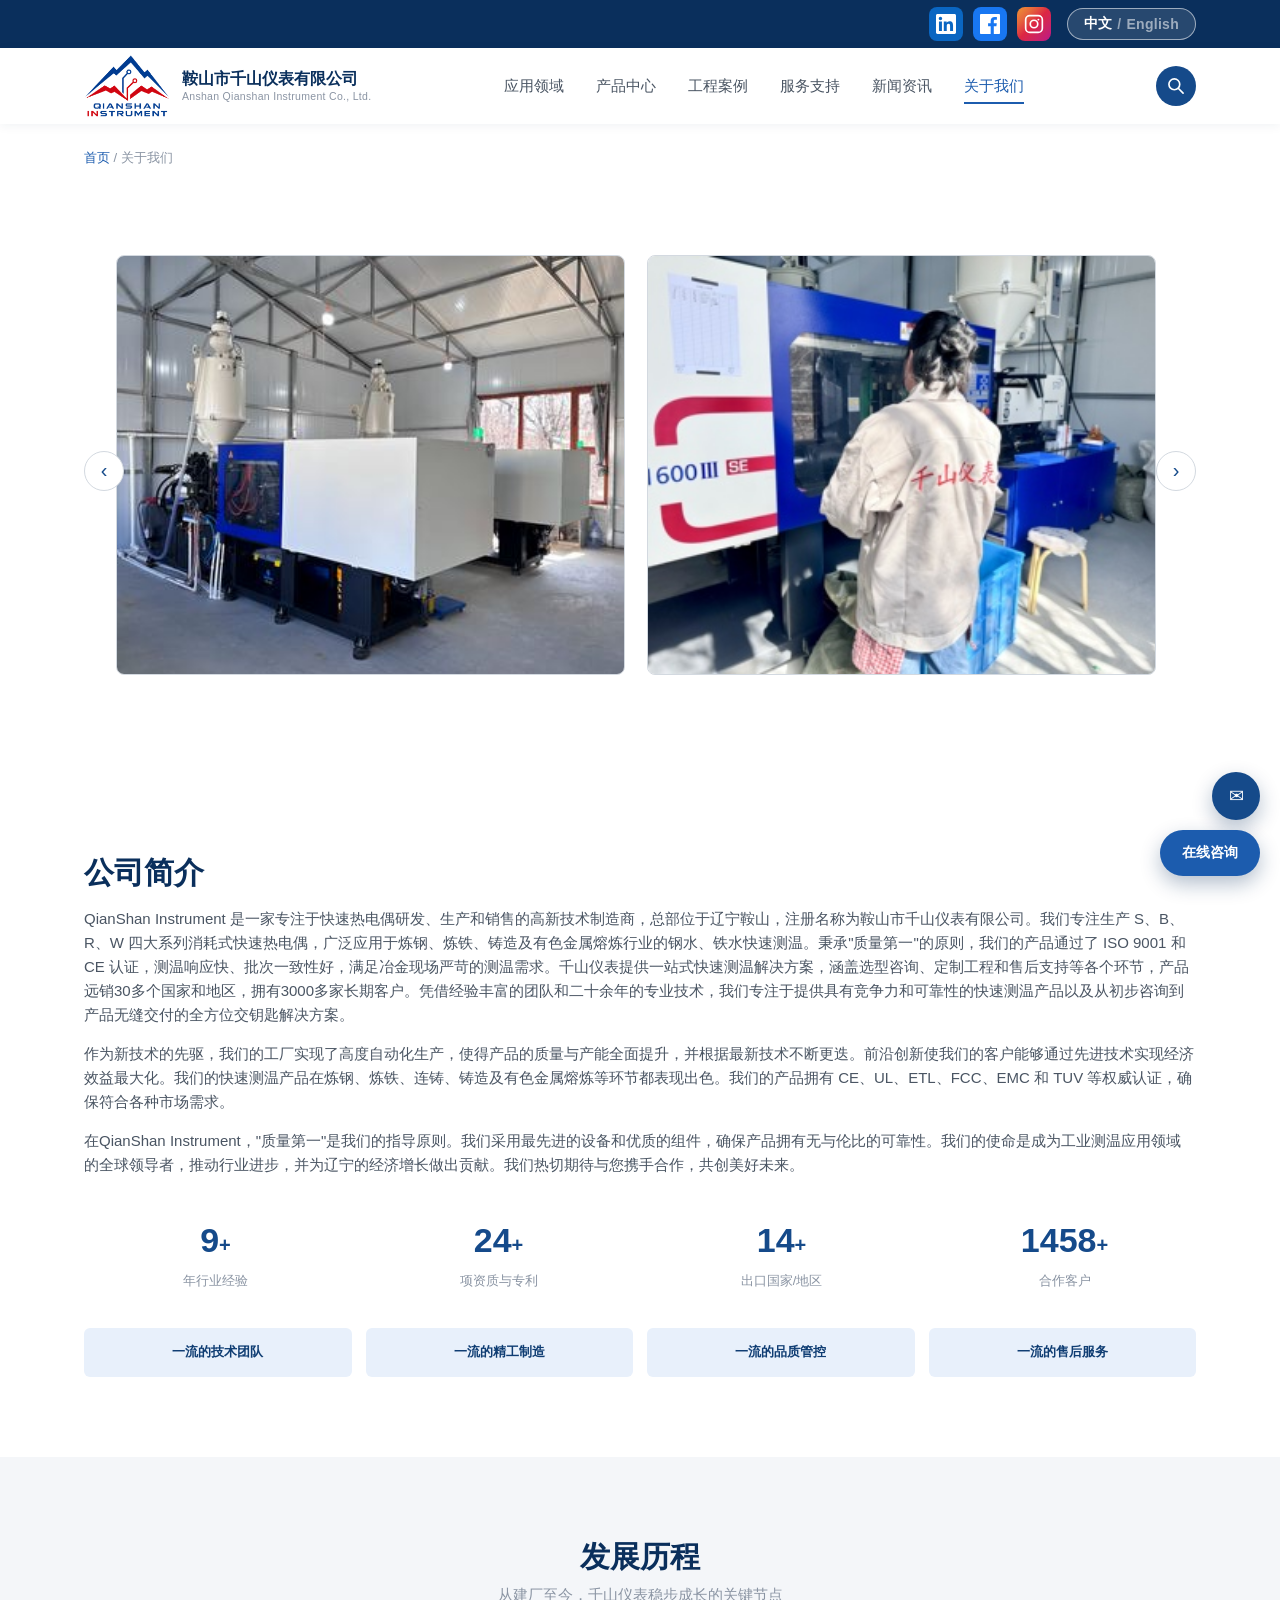
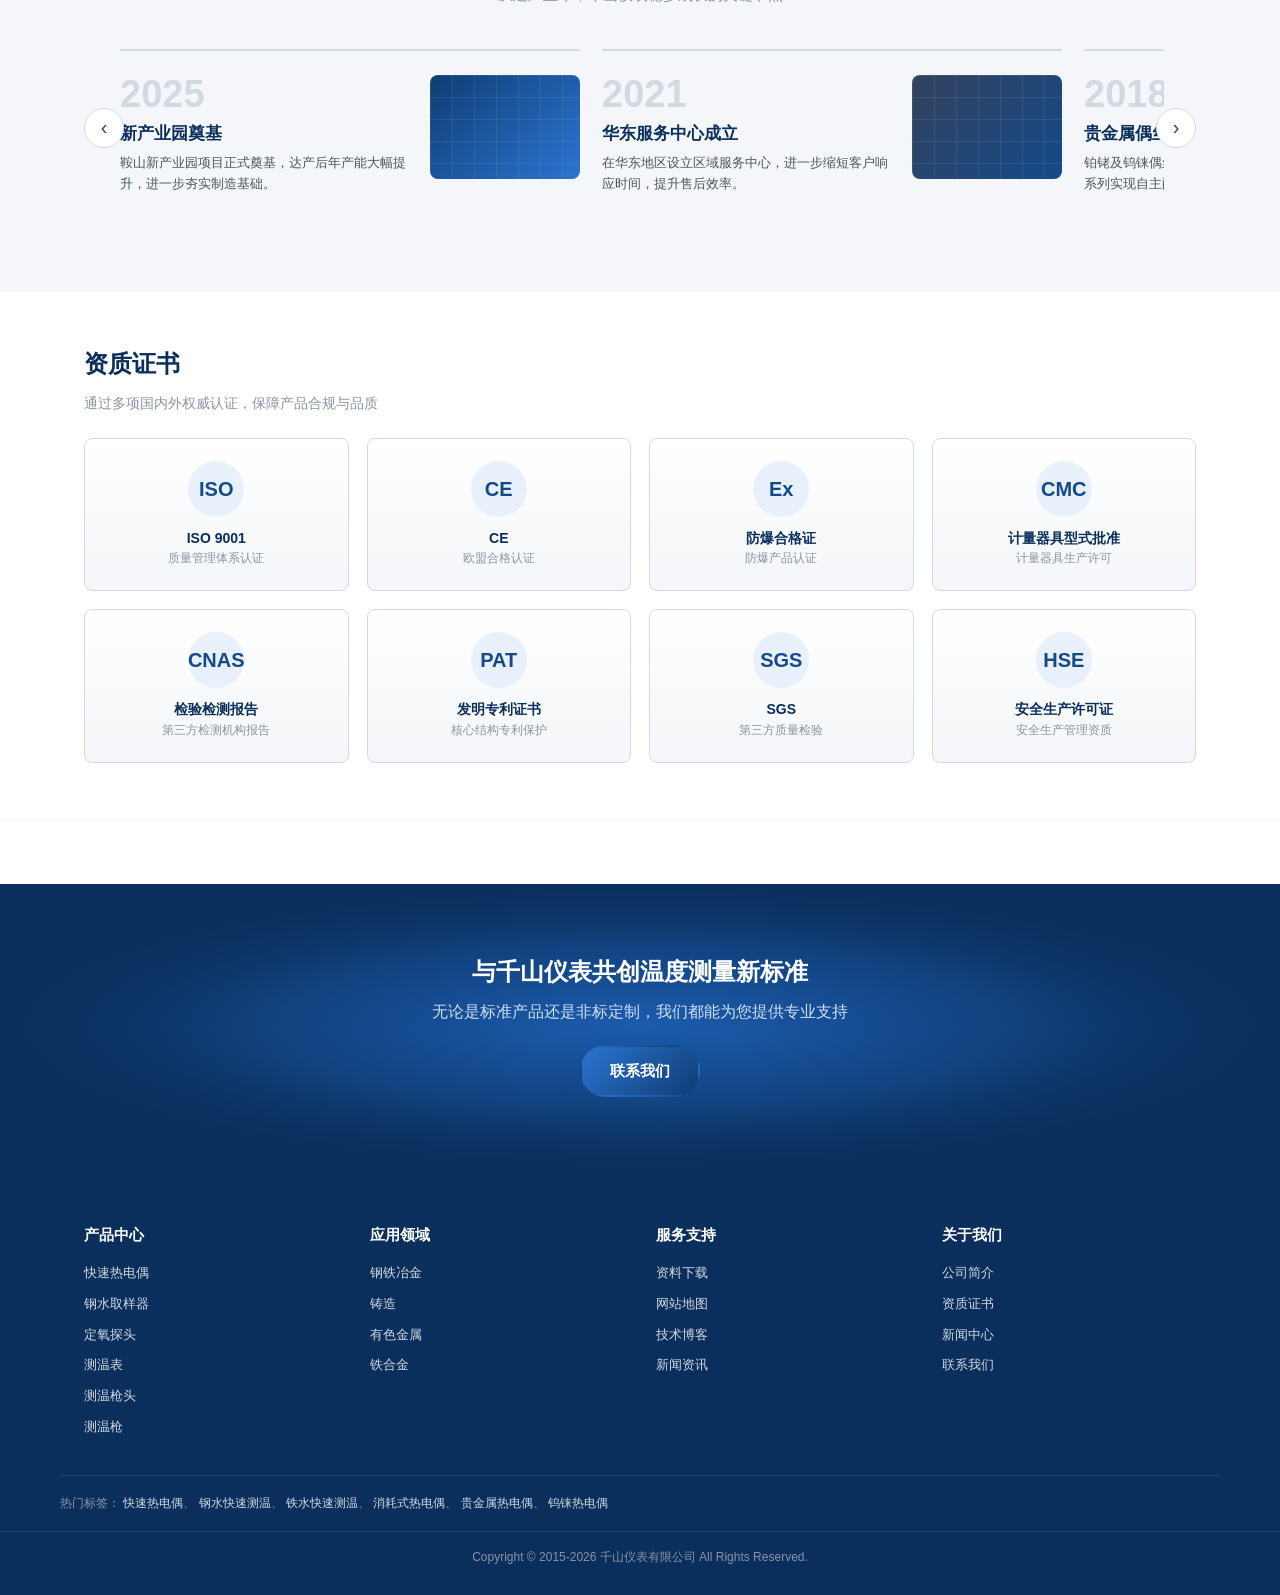
<file: about.html>
<!DOCTYPE html>
<html lang="zh" class="lang-zh">
<head>
<meta charset="UTF-8">
<meta name="viewport" content="width=device-width, initial-scale=1.0">
<title>关于我们 | 千山仪表 QianShan Instrument</title>
<meta name="description" content="千山仪表公司简介、资质证书与企业实力介绍。">
<link rel="stylesheet" href="css/style.css">
</head>
<body>

<div class="topbar">
  <div class="container topbar-inner">
    <div class="topbar-social">
      <a href="https://www.linkedin.com/in/spencer-shang-216276382" target="_blank" rel="noopener noreferrer" aria-label="LinkedIn" class="social-icon social-icon--linkedin">
        <svg viewBox="0 0 24 24"><path d="M20.447 20.452h-3.554v-5.569c0-1.328-.027-3.037-1.852-3.037-1.853 0-2.136 1.445-2.136 2.939v5.667H9.351V9h3.414v1.561h.046c.477-.9 1.637-1.85 3.37-1.85 3.601 0 4.267 2.37 4.267 5.455v6.286zM5.337 7.433c-1.144 0-2.063-.926-2.063-2.065 0-1.138.92-2.063 2.063-2.063 1.14 0 2.064.925 2.064 2.063 0 1.139-.925 2.065-2.064 2.065zm1.782 13.019H3.555V9h3.564v11.452zM22.225 0H1.771C.792 0 0 .774 0 1.729v20.542C0 23.227.792 24 1.771 24h20.451C23.2 24 24 23.227 24 22.271V1.729C24 .774 23.2 0 22.222 0h.003z"/></svg>
      </a>
      <a href="https://www.facebook.com/share/1HGcUnLSDd/?mibextid=wwXIfr" target="_blank" rel="noopener noreferrer" aria-label="Facebook" class="social-icon social-icon--facebook">
        <svg viewBox="0 0 24 24"><path d="M22.675 0h-21.35C.595 0 0 .592 0 1.32v21.359C0 23.408.595 24 1.325 24h11.495v-9.294H9.692v-3.622h3.128V8.413c0-3.1 1.893-4.788 4.659-4.788 1.325 0 2.463.099 2.795.143v3.24l-1.918.001c-1.504 0-1.795.715-1.795 1.763v2.313h3.587l-.467 3.622h-3.12V24h6.116C23.406 24 24 23.408 24 22.679V1.32C24 .592 23.406 0 22.675 0z"/></svg>
      </a>
      <a href="https://www.instagram.com/qianshaninstrument" target="_blank" rel="noopener noreferrer" aria-label="Instagram" class="social-icon social-icon--instagram">
        <svg viewBox="0 0 24 24"><rect x="2" y="2" width="20" height="20" rx="5" fill="none"/><circle cx="12" cy="12" r="4.5" fill="none"/><circle cx="17.3" cy="6.7" r="1.15" fill="#fff" stroke="none"/></svg>
      </a>
    </div>
    <button id="langToggle" class="lang-toggle" type="button" aria-label="Switch language / 切换语言">
      <span class="lang-toggle__zh">中文</span><span class="lang-toggle__sep">/</span><span class="lang-toggle__en">English</span>
    </button>
  </div>
</div>

<header class="header" id="header">
  <div class="container header-inner">
    <a href="index.html" class="logo">
      <img src="images/logo-icon.png" alt="QianShan Instrument logo" class="logo-mark-img">
      <span class="logo-text">
        <strong>鞍山市千山仪表有限公司</strong>
        <small>Anshan Qianshan Instrument Co., Ltd.</small>
      </span>
    </a>

    <nav class="nav" id="mainNav">

      <div class="nav-item has-mega" data-mega="solutions">
        <a href="solutions.html"><span class="zh">应用领域</span><span class="en">Applications</span></a>
        <div class="mega-panel">
          <div class="container mega-inner">
            <ul class="mega-categories">
              <li class="is-active" data-cat="uses"><span class="zh">用途分类</span><span class="en">By Application</span></li>
              <li data-cat="steel"><span class="zh">钢铁冶金</span><span class="en">Iron &amp; Steel</span></li>
              <li data-cat="foundry"><span class="zh">铸造</span><span class="en">Foundry</span></li>
              <li data-cat="nonferrous"><span class="zh">有色金属</span><span class="en">Non-Ferrous</span></li>
              <li data-cat="ferroalloy"><span class="zh">铁合金</span><span class="en">Ferroalloy</span></li>
            </ul>
            <ul class="mega-sublist is-shown" data-panel="uses">
              <li><a href="solutions.html#uses"><span class="zh">出钢 / 出铁温度判定</span><span class="en">Tapping Temperature Check</span></a></li>
              <li><a href="solutions.html#uses"><span class="zh">精炼过程控温</span><span class="en">Refining Control</span></a></li>
              <li><a href="solutions.html#uses"><span class="zh">连铸浇注控温</span><span class="en">Continuous Casting Control</span></a></li>
              <li><a href="solutions.html#uses"><span class="zh">熔炼配料控温</span><span class="en">Melting &amp; Charge Control</span></a></li>
            </ul>
            <ul class="mega-sublist" data-panel="steel">
              <li><a href="solutions.html#steel"><span class="zh">转炉炼钢</span><span class="en">BOF Steelmaking</span></a></li>
              <li><a href="solutions.html#steel"><span class="zh">电炉炼钢</span><span class="en">EAF Steelmaking</span></a></li>
              <li><a href="solutions.html#steel"><span class="zh">炉外精炼</span><span class="en">Secondary Refining</span></a></li>
              <li><a href="solutions.html#steel"><span class="zh">高炉炼铁 / 连铸</span><span class="en">Ironmaking / Casting</span></a></li>
            </ul>
            <ul class="mega-sublist" data-panel="foundry">
              <li><a href="solutions.html#foundry"><span class="zh">熔炼炉测温</span><span class="en">Melting Furnace</span></a></li>
              <li><a href="solutions.html#foundry"><span class="zh">浇包测温</span><span class="en">Pouring Ladle</span></a></li>
              <li><a href="solutions.html#foundry"><span class="zh">球化 / 孕育处理</span><span class="en">Treatment Station</span></a></li>
            </ul>
            <ul class="mega-sublist" data-panel="nonferrous">
              <li><a href="solutions.html#nonferrous"><span class="zh">铜冶炼</span><span class="en">Copper Smelting</span></a></li>
              <li><a href="solutions.html#nonferrous"><span class="zh">铝熔炼</span><span class="en">Aluminium Melting</span></a></li>
              <li><a href="solutions.html#nonferrous"><span class="zh">铅锌冶炼</span><span class="en">Lead &amp; Zinc</span></a></li>
            </ul>
            <ul class="mega-sublist" data-panel="ferroalloy">
              <li><a href="solutions.html#ferroalloy"><span class="zh">矿热炉出炉测温</span><span class="en">SAF Tapping</span></a></li>
              <li><a href="solutions.html#ferroalloy"><span class="zh">精炼 / 浇注测温</span><span class="en">Refining &amp; Casting</span></a></li>
            </ul>
            <div class="mega-preview">
              <div class="mega-preview-item is-shown" data-panel="uses">
                <div class="mega-preview-visual"><svg viewBox="0 0 120 120"><use href="#icon-fast"></use></svg></div>
                <h4><span class="zh">用途分类</span><span class="en">By Application</span></h4>
                <p><span class="zh">一次性偶头浸入熔体，3~5 秒读取温度，用于关键工艺节点的温度判定</span><span class="en">A consumable tip is dipped into the melt for a 3–5s reading at key process points</span></p>
              </div>
              <div class="mega-preview-item" data-panel="steel">
                <div class="mega-preview-visual"><svg viewBox="0 0 120 120"><use href="#icon-fast"></use></svg></div>
                <h4><span class="zh">钢铁冶金</span><span class="en">Iron &amp; Steel</span></h4>
                <p><span class="zh">高炉、转炉、电炉、精炼到连铸，全流程钢水铁水快速判温</span><span class="en">Rapid readings across ironmaking, BOF/EAF steelmaking, refining and casting</span></p>
              </div>
              <div class="mega-preview-item" data-panel="foundry">
                <div class="mega-preview-visual"><svg viewBox="0 0 120 120"><use href="#icon-fast"></use></svg></div>
                <h4><span class="zh">铸造</span><span class="en">Foundry &amp; Casting</span></h4>
                <p><span class="zh">熔炼、处理与浇注前快速判温，稳定铸件质量、减少废品</span><span class="en">Quick readings during melting, treatment and before pouring to cut scrap</span></p>
              </div>
              <div class="mega-preview-item" data-panel="nonferrous">
                <div class="mega-preview-visual"><svg viewBox="0 0 120 120"><use href="#icon-fast"></use></svg></div>
                <h4><span class="zh">有色金属</span><span class="en">Non-Ferrous Metals</span></h4>
                <p><span class="zh">铜、铝、铅、锌等熔炼与精炼过程温度控制</span><span class="en">Temperature control during copper, aluminium, lead and zinc processing</span></p>
              </div>
              <div class="mega-preview-item" data-panel="ferroalloy">
                <div class="mega-preview-visual"><svg viewBox="0 0 120 120"><use href="#icon-fast"></use></svg></div>
                <h4><span class="zh">铁合金</span><span class="en">Ferroalloy</span></h4>
                <p><span class="zh">矿热炉、精炼炉硅铁锰铁铬铁等超高温合金液测温</span><span class="en">Ultra-high-temp readings on FeSi, FeMn and FeCr melts</span></p>
              </div>
            </div>
          </div>
        </div>
      </div>

      <div class="nav-item has-mega" data-mega="products">
        <a href="products.html"><span class="zh">产品中心</span><span class="en">Products</span></a>
        <div class="mega-panel">
          <div class="container mega-inner">
            <ul class="mega-categories">
              <li class="is-active" data-cat="tc"><span class="zh">快速热电偶</span><span class="en">Fast-Response TC</span></li>
              <li data-cat="sampler"><span class="zh">钢水取样器</span><span class="en">Steel Sampler</span></li>
              <li data-cat="oxygen"><span class="zh">定氧探头</span><span class="en">Oxygen Probe</span></li>
              <li data-cat="indicator"><span class="zh">测温表</span><span class="en">Indicator</span></li>
              <li data-cat="lancehead"><span class="zh">测温枪头</span><span class="en">Lance Head</span></li>
              <li data-cat="lance"><span class="zh">测温枪</span><span class="en">Measuring Lance</span></li>
            </ul>

            <ul class="mega-sublist is-shown" data-panel="tc">
              <li class="mega-sub-group">
                <a class="mega-sub-head" href="products.html#ks"><span class="zh">S 分度号（铂铑10-铂）</span><span class="en">Type S (Pt-10%Rh/Pt)</span></a>
                <span class="mega-sub-models"><a href="products.html#ks">KS-602</a><a href="products.html#ks">KS-604</a></span>
              </li>
              <li class="mega-sub-group">
                <a class="mega-sub-head" href="products.html#kr"><span class="zh">R 分度号（铂铑13-铂）</span><span class="en">Type R (Pt-13%Rh/Pt)</span></a>
                <span class="mega-sub-models"><a href="products.html#kr">KR-602</a><a href="products.html#kr">KR-604</a><a href="products.html#kr">HR</a><a href="products.html#kr">OR</a></span>
              </li>
              <li class="mega-sub-group">
                <a class="mega-sub-head" href="products.html#kb"><span class="zh">B 分度号（铂铑30-铂铑6）</span><span class="en">Type B (Pt-30%Rh/Pt-6%Rh)</span></a>
                <span class="mega-sub-models"><a href="products.html#kb">KB-602</a><a href="products.html#kb">KB-604</a></span>
              </li>
              <li class="mega-sub-group">
                <a class="mega-sub-head" href="products.html#kw"><span class="zh">W 分度号（钨铼3-钨铼25）</span><span class="en">Type W (WRe3–WRe25)</span></a>
                <span class="mega-sub-models"><a href="products.html#kw">KW-602</a><a href="products.html#kw">KW-604</a></span>
              </li>
            </ul>
            <ul class="mega-sublist" data-panel="sampler">
              <li><a href="products.html#sampler"><span class="zh">圆饼取样器</span><span class="en">Disc (Pancake) Sampler</span></a></li>
              <li><a href="products.html#sampler"><span class="zh">双厚度取样器</span><span class="en">Dual-Thickness Sampler</span></a></li>
            </ul>
            <ul class="mega-sublist" data-panel="oxygen">
              <li><a href="products.html#oxygen"><span class="zh">高氧型定氧探头</span><span class="en">High-Oxygen Type</span></a></li>
              <li><a href="products.html#oxygen"><span class="zh">低氧型定氧探头</span><span class="en">Low-Oxygen Type</span></a></li>
            </ul>
            <ul class="mega-sublist" data-panel="indicator">
              <li><a href="products.html#indicator"><span class="zh">便携式测温表</span><span class="en">Portable Indicator</span></a></li>
              <li><a href="products.html#indicator"><span class="zh">盘装式测温表</span><span class="en">Panel-Mount Indicator</span></a></li>
            </ul>
            <ul class="mega-sublist" data-panel="lancehead">
              <li><a href="products.html#lancehead"><span class="zh">标准枪头</span><span class="en">Standard Head</span></a></li>
              <li><a href="products.html#lancehead"><span class="zh">加强枪头</span><span class="en">Reinforced Head</span></a></li>
            </ul>
            <ul class="mega-sublist" data-panel="lance">
              <li><a href="products.html#lance"><span class="zh">手动测温枪（1.5~3 m）</span><span class="en">Manual Lance (1.5–3 m)</span></a></li>
              <li><a href="products.html#lance"><span class="zh">长杆测温枪（3~6 m）</span><span class="en">Long Lance (3–6 m)</span></a></li>
            </ul>

            <div class="mega-preview">
              <div class="mega-preview-item is-shown" data-panel="tc">
                <div class="mega-preview-visual"><svg viewBox="0 0 120 120"><use href="#icon-fast"></use></svg></div>
                <h4><span class="zh">快速热电偶</span><span class="en">Fast-Response Thermocouple</span></h4>
                <p><span class="zh">S / R / B / W 四种分度号消耗式快速热电偶，3~5 秒完成钢水、铁水快速测温</span><span class="en">Consumable Type S / R / B / W thermocouples — 3–5s molten steel and iron readings</span></p>
              </div>
              <div class="mega-preview-item" data-panel="sampler">
                <div class="mega-preview-visual"><svg viewBox="0 0 120 120"><use href="#icon-fast"></use></svg></div>
                <h4><span class="zh">钢水取样器</span><span class="en">Molten Steel Sampler</span></h4>
                <p><span class="zh">快速取出成型钢样供光谱分析，取成率约 98%，样品饱满无气孔</span><span class="en">Takes a solidified sample for OES analysis, ~98% success rate, pore-free</span></p>
              </div>
              <div class="mega-preview-item" data-panel="oxygen">
                <div class="mega-preview-visual"><svg viewBox="0 0 120 120"><use href="#icon-fast"></use></svg></div>
                <h4><span class="zh">定氧探头</span><span class="en">Oxygen Probe</span></h4>
                <p><span class="zh">氧化锆固体电解质测量钢水溶解氧活度，可与测温合为一体</span><span class="en">Zirconia cell measures dissolved-oxygen activity; available combined with temperature</span></p>
              </div>
              <div class="mega-preview-item" data-panel="indicator">
                <div class="mega-preview-visual"><svg viewBox="0 0 120 120"><use href="#icon-fast"></use></svg></div>
                <h4><span class="zh">测温表</span><span class="en">Temperature Indicator</span></h4>
                <p><span class="zh">快速热电偶的二次显示仪表，数字显示、峰值保持，便携或盘装</span><span class="en">Secondary readout with digital display and peak hold — portable or panel-mount</span></p>
              </div>
              <div class="mega-preview-item" data-panel="lancehead">
                <div class="mega-preview-visual"><svg viewBox="0 0 120 120"><use href="#icon-fast"></use></svg></div>
                <h4><span class="zh">测温枪头</span><span class="en">Lance Head</span></h4>
                <p><span class="zh">测温枪前端的连接偶头，内含补偿触点，用于插接消耗式偶头 / 取样器</span><span class="en">Contact head at the lance tip with compensating contacts for consumable probes</span></p>
              </div>
              <div class="mega-preview-item" data-panel="lance">
                <div class="mega-preview-visual"><svg viewBox="0 0 120 120"><use href="#icon-fast"></use></svg></div>
                <h4><span class="zh">测温枪</span><span class="en">Measuring Lance</span></h4>
                <p><span class="zh">操作人员手持的测温长杆，含手柄、补偿电缆与枪头，长度可选配</span><span class="en">Hand-held lance with handle, compensating cable and head; length to suit the furnace</span></p>
              </div>
            </div>
          </div>
        </div>
      </div>

      <div class="nav-item has-simple" data-simple="showcase">
        <a href="showcase.html"><span class="zh">工程案例</span><span class="en">Showcase</span></a>
        <div class="simple-panel">
          <div class="container">
            <div class="simple-links">
              <a href="showcase.html#power"><span class="zh">转炉炼钢案例</span><span class="en">BOF Steelmaking</span></a>
              <a href="showcase.html#metallurgy"><span class="zh">高炉炼铁案例</span><span class="en">Blast-Furnace Ironmaking</span></a>
              <a href="showcase.html#petrochem"><span class="zh">电炉炼钢案例</span><span class="en">EAF Steelmaking</span></a>
              <a href="showcase.html#cement"><span class="zh">连铸案例</span><span class="en">Continuous Casting</span></a>
              <a href="showcase.html#glass"><span class="zh">有色金属案例</span><span class="en">Non-Ferrous Metals</span></a>
            </div>
          </div>
        </div>
      </div>
      <div class="nav-item has-simple" data-simple="service">
        <a href="service.html"><span class="zh">服务支持</span><span class="en">Service&amp;Support</span></a>
        <div class="simple-panel">
          <div class="container">
            <div class="icon-links">
              <a href="service.html#selection">
                <span class="icon-links-icon"><svg viewBox="0 0 40 40"><path d="M8 14 h24 v14 h-16 l-6 6 v-6 h-2 z" fill="none" stroke-linejoin="round"/></svg></span>
                <span class="zh">选型支持</span><span class="en">Selection Support</span>
              </a>
              <a href="service.html#downloads">
                <span class="icon-links-icon"><svg viewBox="0 0 40 40"><path d="M20 6 v18 M13 17 l7 7 l7-7 M8 30 h24" fill="none" stroke-linecap="round" stroke-linejoin="round"/></svg></span>
                <span class="zh">资料下载</span><span class="en">Downloads</span>
              </a>
              <a href="service.html#contact">
                <span class="icon-links-icon"><svg viewBox="0 0 40 40"><rect x="5" y="10" width="30" height="20" rx="2" fill="none"/><path d="M5 12 l15 10 l15-10" fill="none" stroke-linecap="round" stroke-linejoin="round"/></svg></span>
                <span class="zh">联系我们</span><span class="en">Contact Us</span>
              </a>
            </div>
          </div>
        </div>
      </div>
      <div class="nav-item has-simple" data-simple="news">
        <a href="news.html"><span class="zh">新闻资讯</span><span class="en">News</span></a>
        <div class="simple-panel">
          <div class="container">
            <div class="simple-links">
              <a href="news.html"><span class="zh">公司新闻</span><span class="en">Company News</span></a>
              <a href="news.html"><span class="zh">展会动态</span><span class="en">Exhibitions</span></a>
              <a href="news.html"><span class="zh">案例分享</span><span class="en">Case Sharing</span></a>
            </div>
          </div>
        </div>
      </div>
      <div class="nav-item has-simple" data-simple="about">
        <a href="about.html" class="is-current"><span class="zh">关于我们</span><span class="en">About Us</span></a>
        <div class="simple-panel">
          <div class="container">
            <div class="simple-links">
              <a href="about.html"><span class="zh">公司简介</span><span class="en">Company Profile</span></a>
              <a href="about.html#advantages"><span class="zh">企业优势</span><span class="en">Why QianShan</span></a>
              <a href="about.html#certificates"><span class="zh">资质证书</span><span class="en">Certificates</span></a>
              <a href="service.html#contact"><span class="zh">联系我们</span><span class="en">Contact Us</span></a>
            </div>
          </div>
        </div>
      </div>
    </nav>

    <button id="searchToggle" class="search-toggle" aria-label="Search" type="button">
      <svg viewBox="0 0 24 24"><circle cx="10" cy="10" r="6.5" fill="none" stroke="currentColor" stroke-width="2"/><line x1="15" y1="15" x2="20.5" y2="20.5" stroke="currentColor" stroke-width="2" stroke-linecap="round"/></svg>
    </button>

    <button id="menuToggle" class="menu-toggle" aria-label="Menu">
      <span></span><span></span><span></span>
    </button>
  </div>
</header>

<div class="search-panel" id="searchPanel">
  <div class="container">
    <div class="search-box">
      <input type="text" id="searchInput" data-zh-placeholder="搜索产品、方案、页面..." data-en-placeholder="Search products, solutions, pages..." autocomplete="off">
      <button id="searchClose" type="button" aria-label="Close">&times;</button>
    </div>
    <div class="search-results" id="searchResults"></div>
  </div>
</div>

<svg width="0" height="0" style="position:absolute" aria-hidden="true">
  <defs>
    <g id="icon-armored"><rect x="15" y="52" width="70" height="16" rx="4"/><rect x="85" y="48" width="20" height="24" rx="3"/><circle cx="105" cy="60" r="6"/></g>
    <g id="icon-assembly"><rect x="20" y="54" width="55" height="12" rx="3"/><polygon points="75,40 95,60 75,80"/><rect x="10" y="48" width="10" height="24" rx="2"/></g>
    <g id="icon-rtd"><circle cx="60" cy="60" r="34" fill="none" stroke-width="6"/><path d="M60 40 v40 M45 60 h30" stroke-width="6" fill="none"/></g>
    <g id="icon-transmitter"><rect x="30" y="30" width="60" height="40" rx="6"/><rect x="45" y="70" width="30" height="18" rx="3"/><path d="M40 45 h40 M40 55 h40" stroke-width="4" fill="none"/></g>
    <g id="icon-hightemp"><path d="M60 20 c-14 20 -14 30 0 40 c14 -10 14 -20 0 -40 Z"/><rect x="52" y="55" width="16" height="35" rx="6"/><ellipse cx="60" cy="95" rx="18" ry="8"/></g>
    <g id="icon-thermowell"><rect x="50" y="18" width="20" height="60" rx="4"/><polygon points="50,78 70,78 60,100"/><rect x="42" y="12" width="36" height="10" rx="3"/></g>
    <g id="icon-fast"><path d="M26 96 L90 32" stroke-linecap="round"/><path d="M90 32 L104 18" stroke-linecap="round"/><circle cx="26" cy="96" r="9"/><path d="M72 14 L58 40 L74 40 L60 66" stroke-linejoin="round" stroke-linecap="round"/></g>
  </defs>
</svg>

<div class="container">
  <p class="breadcrumb breadcrumb--light"><a href="index.html"><span class="zh">首页</span><span class="en">Home</span></a> / <span class="zh">关于我们</span><span class="en">About Us</span></p>
</div>

<section class="section gallery-section">
  <div class="container">
    <div class="carousel" id="aboutGalleryCarousel">
      <button class="carousel-arrow carousel-arrow--prev" data-target="aboutGalleryTrack" aria-label="Previous">&#8249;</button>
      <div class="carousel-track gallery-track" id="aboutGalleryTrack">
        <figure class="gallery-item"><img src="images/factory-1.png" alt="QianShan Instrument production workshop"></figure>
        <figure class="gallery-item"><img src="images/factory-2.png" alt="QianShan Instrument technician at work"></figure>
        <figure class="gallery-item"><img src="images/factory-3.png" alt="QianShan Instrument components in storage"></figure>
        <figure class="gallery-item"><img src="images/factory-4.png" alt="QianShan Instrument outbound shipment"></figure>
        <figure class="gallery-item"><img src="images/factory-5.png" alt="QianShan Instrument parts warehouse"></figure>
      </div>
      <button class="carousel-arrow carousel-arrow--next" data-target="aboutGalleryTrack" aria-label="Next">&#8250;</button>
    </div>
  </div>
</section>

<section class="section about">
  <div class="container about-grid">
    <div class="about-copy">
      <h2 class="section-title" style="text-align:left;"><span class="zh">公司简介</span><span class="en">Company Profile</span></h2>
      <p class="zh">QianShan Instrument 是一家专注于快速热电偶研发、生产和销售的高新技术制造商，总部位于辽宁鞍山，注册名称为鞍山市千山仪表有限公司。我们专注生产 S、B、R、W 四大系列消耗式快速热电偶，广泛应用于炼钢、炼铁、铸造及有色金属熔炼行业的钢水、铁水快速测温。秉承"质量第一"的原则，我们的产品通过了 ISO 9001 和 CE 认证，测温响应快、批次一致性好，满足冶金现场严苛的测温需求。千山仪表提供一站式快速测温解决方案，涵盖选型咨询、定制工程和售后支持等各个环节，产品远销30多个国家和地区，拥有3000多家长期客户。凭借经验丰富的团队和二十余年的专业技术，我们专注于提供具有竞争力和可靠性的快速测温产品以及从初步咨询到产品无缝交付的全方位交钥匙解决方案。</p>
      <p class="en">QianShan Instrument is a high-tech manufacturer dedicated to the R&amp;D, production, and sales of fast-response thermocouples, headquartered in Anshan, Liaoning, and registered under the name Anshan QianShan Instrument Co., Ltd. We focus on producing the KS, KR, KB and KW series of consumable fast-response thermocouples, widely used for molten steel and iron measurement across steelmaking, ironmaking, foundry, and non-ferrous smelting. Guided by a "Quality First" principle, our products are certified to ISO 9001 and CE standards, delivering fast readings and consistent batch quality for demanding metallurgical sites. QianShan Instrument provides a one-stop fast-measurement solution covering selection consulting, custom engineering, and after-sales support, exporting to 30+ countries and regions and serving 3,000+ long-term clients. With an experienced team and over two decades of expertise, we focus on delivering competitive, reliable fast-measurement products and a full turnkey solution — from initial consultation to seamless product delivery.</p>

      <p class="zh">作为新技术的先驱，我们的工厂实现了高度自动化生产，使得产品的质量与产能全面提升，并根据最新技术不断更迭。前沿创新使我们的客户能够通过先进技术实现经济效益最大化。我们的快速测温产品在炼钢、炼铁、连铸、铸造及有色金属熔炼等环节都表现出色。我们的产品拥有 CE、UL、ETL、FCC、EMC 和 TUV 等权威认证，确保符合各种市场需求。</p>
      <p class="en">As a pioneer in new technology, our factory has achieved highly automated production, comprehensively improving product quality and capacity while continuously upgrading in line with the latest technology. These cutting-edge innovations enable our clients to maximize economic value through advanced technology. Our fast-measurement products excel across steelmaking, ironmaking, continuous casting, foundry, and non-ferrous smelting. Our products hold prestigious certifications such as CE, UL, ETL, FCC, EMC, and TUV, ensuring compliance with diverse market requirements.</p>

      <p class="zh">在QianShan Instrument，"质量第一"是我们的指导原则。我们采用最先进的设备和优质的组件，确保产品拥有无与伦比的可靠性。我们的使命是成为工业测温应用领域的全球领导者，推动行业进步，并为辽宁的经济增长做出贡献。我们热切期待与您携手合作，共创美好未来。</p>
      <p class="en">At QianShan Instrument, "Quality First" is our guiding principle. We use state-of-the-art equipment and premium components to guarantee unrivaled product reliability. Our mission is to become a global leader in industrial temperature sensing applications, driving industry advancement and contributing to the economic growth of Liaoning. We look forward to partnering with you in building a bright future together.</p>

      <div class="stats-row">
        <div class="stat"><strong class="counter" data-count="20">0</strong><span>+</span><p class="zh">年行业经验</p><p class="en">Years in Industry</p></div>
        <div class="stat"><strong class="counter" data-count="50">0</strong><span>+</span><p class="zh">项资质与专利</p><p class="en">Certifications & Patents</p></div>
        <div class="stat"><strong class="counter" data-count="30">0</strong><span>+</span><p class="zh">出口国家/地区</p><p class="en">Export Regions</p></div>
        <div class="stat"><strong class="counter" data-count="3000">0</strong><span>+</span><p class="zh">合作客户</p><p class="en">Clients Served</p></div>
      </div>

      <div class="pillar-row" id="advantages">
        <div class="pillar"><span class="zh">一流的技术团队</span><span class="en">First-Class Engineering Team</span></div>
        <div class="pillar"><span class="zh">一流的精工制造</span><span class="en">First-Class Manufacturing</span></div>
        <div class="pillar"><span class="zh">一流的品质管控</span><span class="en">First-Class Quality Control</span></div>
        <div class="pillar"><span class="zh">一流的售后服务</span><span class="en">First-Class Service</span></div>
      </div>
    </div>
  </div>
</section>

<section class="section milestones" id="history">
  <div class="container">
    <h2 class="section-title"><span class="zh">发展历程</span><span class="en">Our Milestones</span></h2>
    <p class="section-sub zh">从建厂至今，千山仪表稳步成长的关键节点</p>
    <p class="section-sub en">Key milestones in QianShan Instrument's steady growth since founding</p>

    <div class="carousel" id="milestoneCarousel">
      <button class="carousel-arrow carousel-arrow--prev" data-target="milestoneTrack" aria-label="Previous">&#8249;</button>
      <div class="carousel-track" id="milestoneTrack">

        <article class="milestone-card">
          <div class="milestone-text">
            <div class="milestone-year">2025</div>
            <h3 class="milestone-title"><span class="zh">新产业园奠基</span><span class="en">New Industrial Park Groundbreaking</span></h3>
            <p class="milestone-desc zh">鞍山新产业园项目正式奠基，达产后年产能大幅提升，进一步夯实制造基础。</p>
            <p class="milestone-desc en">Groundbreaking for the new Anshan industrial park, set to significantly expand annual production capacity.</p>
          </div>
          <div class="milestone-media project-media--1"></div>
        </article>

        <article class="milestone-card">
          <div class="milestone-text">
            <div class="milestone-year">2021</div>
            <h3 class="milestone-title"><span class="zh">华东服务中心成立</span><span class="en">East China Service Center Opens</span></h3>
            <p class="milestone-desc zh">在华东地区设立区域服务中心，进一步缩短客户响应时间，提升售后效率。</p>
            <p class="milestone-desc en">A new regional service center in East China shortens response times and improves after-sales efficiency.</p>
          </div>
          <div class="milestone-media project-media--2"></div>
        </article>

        <article class="milestone-card">
          <div class="milestone-text">
            <div class="milestone-year">2018</div>
            <h3 class="milestone-title"><span class="zh">贵金属偶丝产线投产</span><span class="en">Precious-Metal Wire Line Commissioned</span></h3>
            <p class="milestone-desc zh">铂铑及钨铼偶丝加工产线投产，KS / KR / KB / KW 系列实现自主配丝与批量供货。</p>
            <p class="milestone-desc en">A Pt-Rh and W-Re wire line went into production, enabling in-house wire matching and volume supply of the KS / KR / KB / KW series.</p>
          </div>
          <div class="milestone-media project-media--3"></div>
        </article>

        <article class="milestone-card">
          <div class="milestone-text">
            <div class="milestone-year">2014</div>
            <h3 class="milestone-title"><span class="zh">产线扩建，产能翻倍</span><span class="en">Production Line Expansion</span></h3>
            <p class="milestone-desc zh">快速热电偶产线完成扩建，生产效率与年产能实现翻倍增长。</p>
            <p class="milestone-desc en">The fast-response thermocouple line was expanded, doubling production efficiency and annual capacity.</p>
          </div>
          <div class="milestone-media project-media--4"></div>
        </article>

        <article class="milestone-card">
          <div class="milestone-text">
            <div class="milestone-year">2010</div>
            <h3 class="milestone-title"><span class="zh">通过 ISO 9001 认证</span><span class="en">ISO 9001 Certified</span></h3>
            <p class="milestone-desc zh">建立标准化质量管理体系，为规模化生产打下坚实基础。</p>
            <p class="milestone-desc en">A standardized quality management system was established, laying the groundwork for scaled production.</p>
          </div>
          <div class="milestone-media project-media--5"></div>
        </article>

        <article class="milestone-card">
          <div class="milestone-text">
            <div class="milestone-year">2006</div>
            <h3 class="milestone-title"><span class="zh">公司成立</span><span class="en">Company Founded</span></h3>
            <p class="milestone-desc zh">鞍山市千山仪表有限公司正式注册成立，专注工业温度传感器研发生产。</p>
            <p class="milestone-desc en">Anshan QianShan Instrument Co., Ltd. was founded, focused on industrial temperature sensors.</p>
          </div>
          <div class="milestone-media project-media--1"></div>
        </article>

      </div>
      <button class="carousel-arrow carousel-arrow--next" data-target="milestoneTrack" aria-label="Next">&#8250;</button>
    </div>
  </div>
</section>

<section class="detail-section" id="certificates">
  <div class="container">
    <div class="detail-head">
      <h2><span class="zh">资质证书</span><span class="en">Certificates</span></h2>
      <p class="zh">通过多项国内外权威认证，保障产品合规与品质</p>
      <p class="en">Certified to multiple domestic and international standards for compliance and quality</p>
    </div>
    <div class="cert-grid">
      <div class="cert-card"><div class="cert-icon">ISO</div><h4>ISO 9001</h4><p class="zh">质量管理体系认证</p><p class="en">Quality Management System</p></div>
      <div class="cert-card"><div class="cert-icon">CE</div><h4>CE</h4><p class="zh">欧盟合格认证</p><p class="en">EU Conformity Certificate</p></div>
      <div class="cert-card"><div class="cert-icon">Ex</div><h4><span class="zh">防爆合格证</span><span class="en">Ex-Proof Certificate</span></h4><p class="zh">防爆产品认证</p><p class="en">Explosion-proof product certification</p></div>
      <div class="cert-card"><div class="cert-icon">CMC</div><h4><span class="zh">计量器具型式批准</span><span class="en">Metrology Type Approval</span></h4><p class="zh">计量器具生产许可</p><p class="en">Measuring instrument manufacturing license</p></div>
      <div class="cert-card"><div class="cert-icon">CNAS</div><h4><span class="zh">检验检测报告</span><span class="en">Test Report</span></h4><p class="zh">第三方检测机构报告</p><p class="en">Third-party lab test report</p></div>
      <div class="cert-card"><div class="cert-icon">PAT</div><h4><span class="zh">发明专利证书</span><span class="en">Invention Patent</span></h4><p class="zh">核心结构专利保护</p><p class="en">Patent protection on core structures</p></div>
      <div class="cert-card"><div class="cert-icon">SGS</div><h4>SGS</h4><p class="zh">第三方质量检验</p><p class="en">Third-party quality inspection</p></div>
      <div class="cert-card"><div class="cert-icon">HSE</div><h4><span class="zh">安全生产许可证</span><span class="en">Work Safety License</span></h4><p class="zh">安全生产管理资质</p><p class="en">Work-safety management qualification</p></div>
    </div>
  </div>
</section>

<section class="global-band">
  <div class="container global-inner">
    <h3><span class="zh">与千山仪表共创温度测量新标准</span><span class="en">Build the next standard in temperature sensing with us</span></h3>
    <p class="zh">无论是标准产品还是非标定制，我们都能为您提供专业支持</p>
    <p class="en">Standard products or custom specs — our team is ready to support your project</p>
    <a href="service.html#contact" class="btn btn-primary" style="margin-top:20px;"><span class="zh">联系我们</span><span class="en">Contact Us</span></a>
  </div>
</section>

<footer class="footer">
  <div class="container footer-grid">
    <div class="footer-col">
      <h4><span class="zh">产品中心</span><span class="en">Products</span></h4>
      <a href="products.html#ks"><span class="zh">快速热电偶</span><span class="en">Fast-Response TC</span></a>
      <a href="products.html#sampler"><span class="zh">钢水取样器</span><span class="en">Steel Sampler</span></a>
      <a href="products.html#oxygen"><span class="zh">定氧探头</span><span class="en">Oxygen Probe</span></a>
      <a href="products.html#indicator"><span class="zh">测温表</span><span class="en">Indicator</span></a>
      <a href="products.html#lancehead"><span class="zh">测温枪头</span><span class="en">Lance Head</span></a>
      <a href="products.html#lance"><span class="zh">测温枪</span><span class="en">Measuring Lance</span></a>
    </div>
    <div class="footer-col">
      <h4><span class="zh">应用领域</span><span class="en">Applications</span></h4>
      <a href="solutions.html#steel"><span class="zh">钢铁冶金</span><span class="en">Iron &amp; Steel</span></a>
      <a href="solutions.html#foundry"><span class="zh">铸造</span><span class="en">Foundry</span></a>
      <a href="solutions.html#nonferrous"><span class="zh">有色金属</span><span class="en">Non-Ferrous</span></a>
      <a href="solutions.html#ferroalloy"><span class="zh">铁合金</span><span class="en">Ferroalloy</span></a>
    </div>
    <div class="footer-col">
      <h4><span class="zh">服务支持</span><span class="en">Service&amp;Support</span></h4>
      <a href="service.html#downloads"><span class="zh">资料下载</span><span class="en">Downloads</span></a>
      <a href="service.html#sitemap"><span class="zh">网站地图</span><span class="en">Sitemap</span></a>
      <a href="service.html#blog"><span class="zh">技术博客</span><span class="en">Blog</span></a>
      <a href="news.html"><span class="zh">新闻资讯</span><span class="en">News</span></a>
    </div>
    <div class="footer-col">
      <h4><span class="zh">关于我们</span><span class="en">About Us</span></h4>
      <a href="about.html"><span class="zh">公司简介</span><span class="en">Profile</span></a>
      <a href="about.html#certificates"><span class="zh">资质证书</span><span class="en">Certificates</span></a>
      <a href="news.html"><span class="zh">新闻中心</span><span class="en">News Center</span></a>
      <a href="service.html#contact"><span class="zh">联系我们</span><span class="en">Contact</span></a>
    </div>
  </div>

  <div class="container footer-tags">
    <span class="zh">热门标签：</span><span class="en">Hot Tags:</span>
    <a href="products.html#ks"><span class="zh">快速热电偶</span><span class="en">Fast-Response TC</span></a>
    <a href="products.html#kb"><span class="zh">钢水快速测温</span><span class="en">Molten Steel Sensing</span></a>
    <a href="products.html#kw"><span class="zh">铁水快速测温</span><span class="en">Molten Iron Sensing</span></a>
    <a href="products.html#ks"><span class="zh">消耗式热电偶</span><span class="en">Consumable-Tip TC</span></a>
    <a href="products.html#kr"><span class="zh">贵金属热电偶</span><span class="en">Precious-Metal TC</span></a>
    <a href="products.html#kw"><span class="zh">钨铼热电偶</span><span class="en">Tungsten-Rhenium TC</span></a>
  </div>

  <div class="footer-bottom">
    <p>Copyright &copy; 2015-2026 <span class="zh">千山仪表有限公司</span><span class="en">QianShan Instrument Co., Ltd.</span> All Rights Reserved.</p>
  </div>
</footer>

<div class="quote-widget" id="quoteWidget">
  <div class="quote-header">
    <span>&#9998; <span class="zh">索取免费报价</span><span class="en">Get a Free Quote</span></span>
    <button class="quote-close" id="quoteClose" aria-label="Close" type="button">&times;</button>
  </div>
  <div class="quote-body">
    <p class="zh">如果您在使用网站或产品过程中遇到任何问题，请留言或提出建议，我们将尽快回复！感谢您的关注！</p>
    <p class="en">If you run into any issue with our website or products, please leave a message or suggestion — we'll reply as soon as possible. Thank you for your interest!</p>
    <form id="quoteForm">
      <input type="email" name="email" required data-zh-placeholder="电子邮件" data-en-placeholder="Email">
      <input type="tel" name="phone" data-zh-placeholder="电话" data-en-placeholder="Phone">
      <textarea name="message" rows="4" data-zh-placeholder="信息" data-en-placeholder="Message"></textarea>
      <button type="submit" class="btn btn-primary quote-submit">&#10148; <span class="zh">发送消息</span><span class="en">Send Message</span></button>
      <p class="form-note" id="quoteNote"></p>
    </form>
  </div>
</div>

<div class="floating-buttons">
  <button id="quoteToggle" class="fab fab-mail" aria-label="Get a quote" type="button">&#9993;</button>
  <button type="button" id="chatToggle" class="fab fab-chat"><span class="zh">在线咨询</span><span class="en">Chat Now</span></button>
  <button id="backToTop" class="fab fab-top" aria-label="Back to top">&#8593;</button>
</div>

<script src="js/main.js"></script>
</body>
</html>
</file>
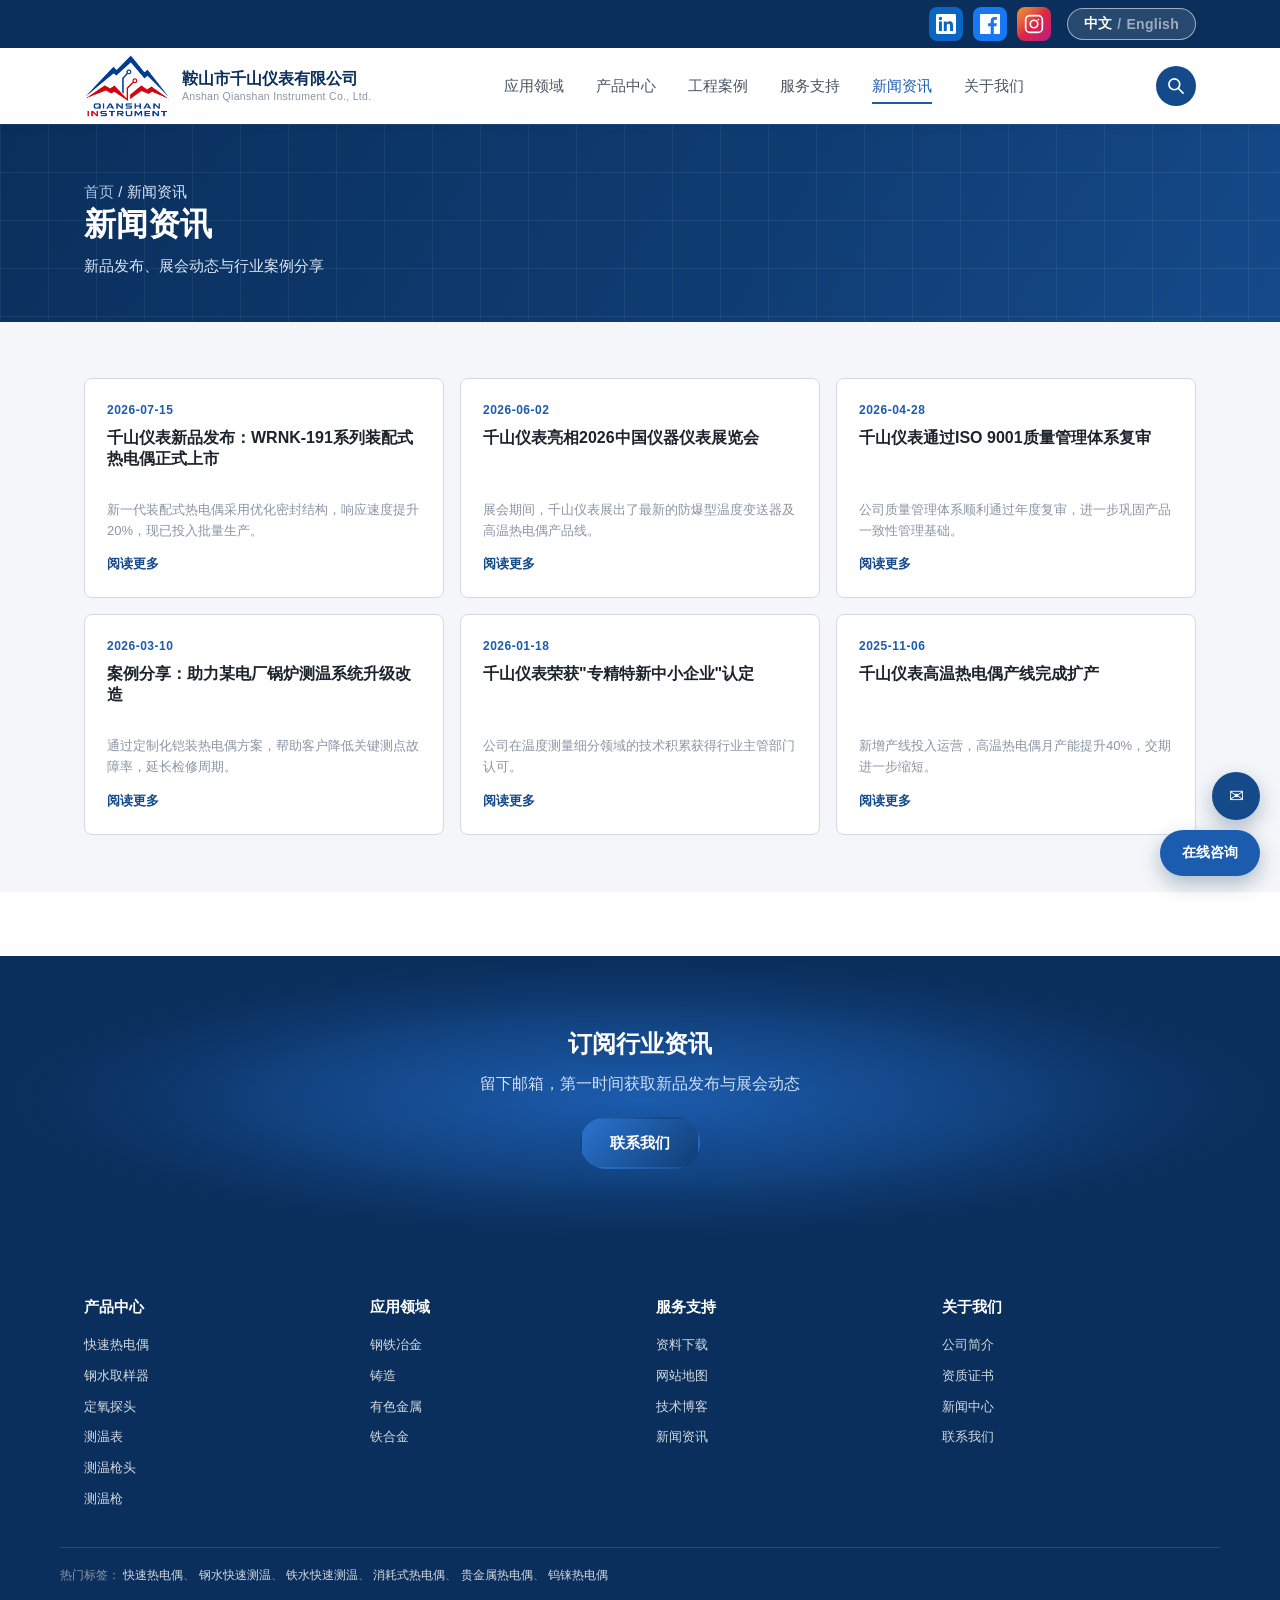
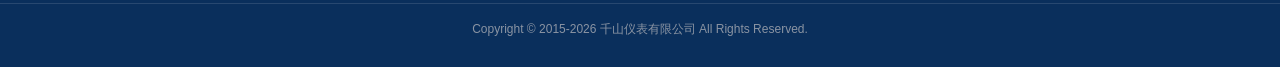
<file: news.html>
<!DOCTYPE html>
<html lang="zh" class="lang-zh">
<head>
<meta charset="UTF-8">
<meta name="viewport" content="width=device-width, initial-scale=1.0">
<title>新闻资讯 | 千山仪表 QianShan Instrument</title>
<meta name="description" content="千山仪表新闻资讯：新品发布、展会动态、资质认证与工程案例分享。">
<link rel="stylesheet" href="css/style.css">
</head>
<body>

<div class="topbar">
  <div class="container topbar-inner">
    <div class="topbar-social">
      <a href="https://www.linkedin.com/in/spencer-shang-216276382" target="_blank" rel="noopener noreferrer" aria-label="LinkedIn" class="social-icon social-icon--linkedin">
        <svg viewBox="0 0 24 24"><path d="M20.447 20.452h-3.554v-5.569c0-1.328-.027-3.037-1.852-3.037-1.853 0-2.136 1.445-2.136 2.939v5.667H9.351V9h3.414v1.561h.046c.477-.9 1.637-1.85 3.37-1.85 3.601 0 4.267 2.37 4.267 5.455v6.286zM5.337 7.433c-1.144 0-2.063-.926-2.063-2.065 0-1.138.92-2.063 2.063-2.063 1.14 0 2.064.925 2.064 2.063 0 1.139-.925 2.065-2.064 2.065zm1.782 13.019H3.555V9h3.564v11.452zM22.225 0H1.771C.792 0 0 .774 0 1.729v20.542C0 23.227.792 24 1.771 24h20.451C23.2 24 24 23.227 24 22.271V1.729C24 .774 23.2 0 22.222 0h.003z"/></svg>
      </a>
      <a href="https://www.facebook.com/share/1HGcUnLSDd/?mibextid=wwXIfr" target="_blank" rel="noopener noreferrer" aria-label="Facebook" class="social-icon social-icon--facebook">
        <svg viewBox="0 0 24 24"><path d="M22.675 0h-21.35C.595 0 0 .592 0 1.32v21.359C0 23.408.595 24 1.325 24h11.495v-9.294H9.692v-3.622h3.128V8.413c0-3.1 1.893-4.788 4.659-4.788 1.325 0 2.463.099 2.795.143v3.24l-1.918.001c-1.504 0-1.795.715-1.795 1.763v2.313h3.587l-.467 3.622h-3.12V24h6.116C23.406 24 24 23.408 24 22.679V1.32C24 .592 23.406 0 22.675 0z"/></svg>
      </a>
      <a href="https://www.instagram.com/qianshaninstrument" target="_blank" rel="noopener noreferrer" aria-label="Instagram" class="social-icon social-icon--instagram">
        <svg viewBox="0 0 24 24"><rect x="2" y="2" width="20" height="20" rx="5" fill="none"/><circle cx="12" cy="12" r="4.5" fill="none"/><circle cx="17.3" cy="6.7" r="1.15" fill="#fff" stroke="none"/></svg>
      </a>
    </div>
    <button id="langToggle" class="lang-toggle" type="button" aria-label="Switch language / 切换语言">
      <span class="lang-toggle__zh">中文</span><span class="lang-toggle__sep">/</span><span class="lang-toggle__en">English</span>
    </button>
  </div>
</div>

<header class="header" id="header">
  <div class="container header-inner">
    <a href="index.html" class="logo">
      <img src="images/logo-icon.png" alt="QianShan Instrument logo" class="logo-mark-img">
      <span class="logo-text">
        <strong>鞍山市千山仪表有限公司</strong>
        <small>Anshan Qianshan Instrument Co., Ltd.</small>
      </span>
    </a>

    <nav class="nav" id="mainNav">

      <div class="nav-item has-mega" data-mega="solutions">
        <a href="solutions.html"><span class="zh">应用领域</span><span class="en">Applications</span></a>
        <div class="mega-panel">
          <div class="container mega-inner">
            <ul class="mega-categories">
              <li class="is-active" data-cat="uses"><span class="zh">用途分类</span><span class="en">By Application</span></li>
              <li data-cat="steel"><span class="zh">钢铁冶金</span><span class="en">Iron &amp; Steel</span></li>
              <li data-cat="foundry"><span class="zh">铸造</span><span class="en">Foundry</span></li>
              <li data-cat="nonferrous"><span class="zh">有色金属</span><span class="en">Non-Ferrous</span></li>
              <li data-cat="ferroalloy"><span class="zh">铁合金</span><span class="en">Ferroalloy</span></li>
            </ul>
            <ul class="mega-sublist is-shown" data-panel="uses">
              <li><a href="solutions.html#uses"><span class="zh">出钢 / 出铁温度判定</span><span class="en">Tapping Temperature Check</span></a></li>
              <li><a href="solutions.html#uses"><span class="zh">精炼过程控温</span><span class="en">Refining Control</span></a></li>
              <li><a href="solutions.html#uses"><span class="zh">连铸浇注控温</span><span class="en">Continuous Casting Control</span></a></li>
              <li><a href="solutions.html#uses"><span class="zh">熔炼配料控温</span><span class="en">Melting &amp; Charge Control</span></a></li>
            </ul>
            <ul class="mega-sublist" data-panel="steel">
              <li><a href="solutions.html#steel"><span class="zh">转炉炼钢</span><span class="en">BOF Steelmaking</span></a></li>
              <li><a href="solutions.html#steel"><span class="zh">电炉炼钢</span><span class="en">EAF Steelmaking</span></a></li>
              <li><a href="solutions.html#steel"><span class="zh">炉外精炼</span><span class="en">Secondary Refining</span></a></li>
              <li><a href="solutions.html#steel"><span class="zh">高炉炼铁 / 连铸</span><span class="en">Ironmaking / Casting</span></a></li>
            </ul>
            <ul class="mega-sublist" data-panel="foundry">
              <li><a href="solutions.html#foundry"><span class="zh">熔炼炉测温</span><span class="en">Melting Furnace</span></a></li>
              <li><a href="solutions.html#foundry"><span class="zh">浇包测温</span><span class="en">Pouring Ladle</span></a></li>
              <li><a href="solutions.html#foundry"><span class="zh">球化 / 孕育处理</span><span class="en">Treatment Station</span></a></li>
            </ul>
            <ul class="mega-sublist" data-panel="nonferrous">
              <li><a href="solutions.html#nonferrous"><span class="zh">铜冶炼</span><span class="en">Copper Smelting</span></a></li>
              <li><a href="solutions.html#nonferrous"><span class="zh">铝熔炼</span><span class="en">Aluminium Melting</span></a></li>
              <li><a href="solutions.html#nonferrous"><span class="zh">铅锌冶炼</span><span class="en">Lead &amp; Zinc</span></a></li>
            </ul>
            <ul class="mega-sublist" data-panel="ferroalloy">
              <li><a href="solutions.html#ferroalloy"><span class="zh">矿热炉出炉测温</span><span class="en">SAF Tapping</span></a></li>
              <li><a href="solutions.html#ferroalloy"><span class="zh">精炼 / 浇注测温</span><span class="en">Refining &amp; Casting</span></a></li>
            </ul>
            <div class="mega-preview">
              <div class="mega-preview-item is-shown" data-panel="uses">
                <div class="mega-preview-visual"><svg viewBox="0 0 120 120"><use href="#icon-fast"></use></svg></div>
                <h4><span class="zh">用途分类</span><span class="en">By Application</span></h4>
                <p><span class="zh">一次性偶头浸入熔体，3~5 秒读取温度，用于关键工艺节点的温度判定</span><span class="en">A consumable tip is dipped into the melt for a 3–5s reading at key process points</span></p>
              </div>
              <div class="mega-preview-item" data-panel="steel">
                <div class="mega-preview-visual"><svg viewBox="0 0 120 120"><use href="#icon-fast"></use></svg></div>
                <h4><span class="zh">钢铁冶金</span><span class="en">Iron &amp; Steel</span></h4>
                <p><span class="zh">高炉、转炉、电炉、精炼到连铸，全流程钢水铁水快速判温</span><span class="en">Rapid readings across ironmaking, BOF/EAF steelmaking, refining and casting</span></p>
              </div>
              <div class="mega-preview-item" data-panel="foundry">
                <div class="mega-preview-visual"><svg viewBox="0 0 120 120"><use href="#icon-fast"></use></svg></div>
                <h4><span class="zh">铸造</span><span class="en">Foundry &amp; Casting</span></h4>
                <p><span class="zh">熔炼、处理与浇注前快速判温，稳定铸件质量、减少废品</span><span class="en">Quick readings during melting, treatment and before pouring to cut scrap</span></p>
              </div>
              <div class="mega-preview-item" data-panel="nonferrous">
                <div class="mega-preview-visual"><svg viewBox="0 0 120 120"><use href="#icon-fast"></use></svg></div>
                <h4><span class="zh">有色金属</span><span class="en">Non-Ferrous Metals</span></h4>
                <p><span class="zh">铜、铝、铅、锌等熔炼与精炼过程温度控制</span><span class="en">Temperature control during copper, aluminium, lead and zinc processing</span></p>
              </div>
              <div class="mega-preview-item" data-panel="ferroalloy">
                <div class="mega-preview-visual"><svg viewBox="0 0 120 120"><use href="#icon-fast"></use></svg></div>
                <h4><span class="zh">铁合金</span><span class="en">Ferroalloy</span></h4>
                <p><span class="zh">矿热炉、精炼炉硅铁锰铁铬铁等超高温合金液测温</span><span class="en">Ultra-high-temp readings on FeSi, FeMn and FeCr melts</span></p>
              </div>
            </div>
          </div>
        </div>
      </div>

      <div class="nav-item has-mega" data-mega="products">
        <a href="products.html"><span class="zh">产品中心</span><span class="en">Products</span></a>
        <div class="mega-panel">
          <div class="container mega-inner">
            <ul class="mega-categories">
              <li class="is-active" data-cat="tc"><span class="zh">快速热电偶</span><span class="en">Fast-Response TC</span></li>
              <li data-cat="sampler"><span class="zh">钢水取样器</span><span class="en">Steel Sampler</span></li>
              <li data-cat="oxygen"><span class="zh">定氧探头</span><span class="en">Oxygen Probe</span></li>
              <li data-cat="indicator"><span class="zh">测温表</span><span class="en">Indicator</span></li>
              <li data-cat="lancehead"><span class="zh">测温枪头</span><span class="en">Lance Head</span></li>
              <li data-cat="lance"><span class="zh">测温枪</span><span class="en">Measuring Lance</span></li>
            </ul>

            <ul class="mega-sublist is-shown" data-panel="tc">
              <li class="mega-sub-group">
                <a class="mega-sub-head" href="products.html#ks"><span class="zh">S 分度号（铂铑10-铂）</span><span class="en">Type S (Pt-10%Rh/Pt)</span></a>
                <span class="mega-sub-models"><a href="products.html#ks">KS-602</a><a href="products.html#ks">KS-604</a></span>
              </li>
              <li class="mega-sub-group">
                <a class="mega-sub-head" href="products.html#kr"><span class="zh">R 分度号（铂铑13-铂）</span><span class="en">Type R (Pt-13%Rh/Pt)</span></a>
                <span class="mega-sub-models"><a href="products.html#kr">KR-602</a><a href="products.html#kr">KR-604</a><a href="products.html#kr">HR</a><a href="products.html#kr">OR</a></span>
              </li>
              <li class="mega-sub-group">
                <a class="mega-sub-head" href="products.html#kb"><span class="zh">B 分度号（铂铑30-铂铑6）</span><span class="en">Type B (Pt-30%Rh/Pt-6%Rh)</span></a>
                <span class="mega-sub-models"><a href="products.html#kb">KB-602</a><a href="products.html#kb">KB-604</a></span>
              </li>
              <li class="mega-sub-group">
                <a class="mega-sub-head" href="products.html#kw"><span class="zh">W 分度号（钨铼3-钨铼25）</span><span class="en">Type W (WRe3–WRe25)</span></a>
                <span class="mega-sub-models"><a href="products.html#kw">KW-602</a><a href="products.html#kw">KW-604</a></span>
              </li>
            </ul>
            <ul class="mega-sublist" data-panel="sampler">
              <li><a href="products.html#sampler"><span class="zh">圆饼取样器</span><span class="en">Disc (Pancake) Sampler</span></a></li>
              <li><a href="products.html#sampler"><span class="zh">双厚度取样器</span><span class="en">Dual-Thickness Sampler</span></a></li>
            </ul>
            <ul class="mega-sublist" data-panel="oxygen">
              <li><a href="products.html#oxygen"><span class="zh">高氧型定氧探头</span><span class="en">High-Oxygen Type</span></a></li>
              <li><a href="products.html#oxygen"><span class="zh">低氧型定氧探头</span><span class="en">Low-Oxygen Type</span></a></li>
            </ul>
            <ul class="mega-sublist" data-panel="indicator">
              <li><a href="products.html#indicator"><span class="zh">便携式测温表</span><span class="en">Portable Indicator</span></a></li>
              <li><a href="products.html#indicator"><span class="zh">盘装式测温表</span><span class="en">Panel-Mount Indicator</span></a></li>
            </ul>
            <ul class="mega-sublist" data-panel="lancehead">
              <li><a href="products.html#lancehead"><span class="zh">标准枪头</span><span class="en">Standard Head</span></a></li>
              <li><a href="products.html#lancehead"><span class="zh">加强枪头</span><span class="en">Reinforced Head</span></a></li>
            </ul>
            <ul class="mega-sublist" data-panel="lance">
              <li><a href="products.html#lance"><span class="zh">手动测温枪（1.5~3 m）</span><span class="en">Manual Lance (1.5–3 m)</span></a></li>
              <li><a href="products.html#lance"><span class="zh">长杆测温枪（3~6 m）</span><span class="en">Long Lance (3–6 m)</span></a></li>
            </ul>

            <div class="mega-preview">
              <div class="mega-preview-item is-shown" data-panel="tc">
                <div class="mega-preview-visual"><svg viewBox="0 0 120 120"><use href="#icon-fast"></use></svg></div>
                <h4><span class="zh">快速热电偶</span><span class="en">Fast-Response Thermocouple</span></h4>
                <p><span class="zh">S / R / B / W 四种分度号消耗式快速热电偶，3~5 秒完成钢水、铁水快速测温</span><span class="en">Consumable Type S / R / B / W thermocouples — 3–5s molten steel and iron readings</span></p>
              </div>
              <div class="mega-preview-item" data-panel="sampler">
                <div class="mega-preview-visual"><svg viewBox="0 0 120 120"><use href="#icon-fast"></use></svg></div>
                <h4><span class="zh">钢水取样器</span><span class="en">Molten Steel Sampler</span></h4>
                <p><span class="zh">快速取出成型钢样供光谱分析，取成率约 98%，样品饱满无气孔</span><span class="en">Takes a solidified sample for OES analysis, ~98% success rate, pore-free</span></p>
              </div>
              <div class="mega-preview-item" data-panel="oxygen">
                <div class="mega-preview-visual"><svg viewBox="0 0 120 120"><use href="#icon-fast"></use></svg></div>
                <h4><span class="zh">定氧探头</span><span class="en">Oxygen Probe</span></h4>
                <p><span class="zh">氧化锆固体电解质测量钢水溶解氧活度，可与测温合为一体</span><span class="en">Zirconia cell measures dissolved-oxygen activity; available combined with temperature</span></p>
              </div>
              <div class="mega-preview-item" data-panel="indicator">
                <div class="mega-preview-visual"><svg viewBox="0 0 120 120"><use href="#icon-fast"></use></svg></div>
                <h4><span class="zh">测温表</span><span class="en">Temperature Indicator</span></h4>
                <p><span class="zh">快速热电偶的二次显示仪表，数字显示、峰值保持，便携或盘装</span><span class="en">Secondary readout with digital display and peak hold — portable or panel-mount</span></p>
              </div>
              <div class="mega-preview-item" data-panel="lancehead">
                <div class="mega-preview-visual"><svg viewBox="0 0 120 120"><use href="#icon-fast"></use></svg></div>
                <h4><span class="zh">测温枪头</span><span class="en">Lance Head</span></h4>
                <p><span class="zh">测温枪前端的连接偶头，内含补偿触点，用于插接消耗式偶头 / 取样器</span><span class="en">Contact head at the lance tip with compensating contacts for consumable probes</span></p>
              </div>
              <div class="mega-preview-item" data-panel="lance">
                <div class="mega-preview-visual"><svg viewBox="0 0 120 120"><use href="#icon-fast"></use></svg></div>
                <h4><span class="zh">测温枪</span><span class="en">Measuring Lance</span></h4>
                <p><span class="zh">操作人员手持的测温长杆，含手柄、补偿电缆与枪头，长度可选配</span><span class="en">Hand-held lance with handle, compensating cable and head; length to suit the furnace</span></p>
              </div>
            </div>
          </div>
        </div>
      </div>

      <div class="nav-item has-simple" data-simple="showcase">
        <a href="showcase.html"><span class="zh">工程案例</span><span class="en">Showcase</span></a>
        <div class="simple-panel">
          <div class="container">
            <div class="simple-links">
              <a href="showcase.html#power"><span class="zh">转炉炼钢案例</span><span class="en">BOF Steelmaking</span></a>
              <a href="showcase.html#metallurgy"><span class="zh">高炉炼铁案例</span><span class="en">Blast-Furnace Ironmaking</span></a>
              <a href="showcase.html#petrochem"><span class="zh">电炉炼钢案例</span><span class="en">EAF Steelmaking</span></a>
              <a href="showcase.html#cement"><span class="zh">连铸案例</span><span class="en">Continuous Casting</span></a>
              <a href="showcase.html#glass"><span class="zh">有色金属案例</span><span class="en">Non-Ferrous Metals</span></a>
            </div>
          </div>
        </div>
      </div>
      <div class="nav-item has-simple" data-simple="service">
        <a href="service.html"><span class="zh">服务支持</span><span class="en">Service&amp;Support</span></a>
        <div class="simple-panel">
          <div class="container">
            <div class="icon-links">
              <a href="service.html#selection">
                <span class="icon-links-icon"><svg viewBox="0 0 40 40"><path d="M8 14 h24 v14 h-16 l-6 6 v-6 h-2 z" fill="none" stroke-linejoin="round"/></svg></span>
                <span class="zh">选型支持</span><span class="en">Selection Support</span>
              </a>
              <a href="service.html#downloads">
                <span class="icon-links-icon"><svg viewBox="0 0 40 40"><path d="M20 6 v18 M13 17 l7 7 l7-7 M8 30 h24" fill="none" stroke-linecap="round" stroke-linejoin="round"/></svg></span>
                <span class="zh">资料下载</span><span class="en">Downloads</span>
              </a>
              <a href="service.html#contact">
                <span class="icon-links-icon"><svg viewBox="0 0 40 40"><rect x="5" y="10" width="30" height="20" rx="2" fill="none"/><path d="M5 12 l15 10 l15-10" fill="none" stroke-linecap="round" stroke-linejoin="round"/></svg></span>
                <span class="zh">联系我们</span><span class="en">Contact Us</span>
              </a>
            </div>
          </div>
        </div>
      </div>
      <div class="nav-item has-simple" data-simple="news">
        <a href="news.html" class="is-current"><span class="zh">新闻资讯</span><span class="en">News</span></a>
        <div class="simple-panel">
          <div class="container">
            <div class="simple-links">
              <a href="news.html"><span class="zh">公司新闻</span><span class="en">Company News</span></a>
              <a href="news.html"><span class="zh">展会动态</span><span class="en">Exhibitions</span></a>
              <a href="news.html"><span class="zh">案例分享</span><span class="en">Case Sharing</span></a>
            </div>
          </div>
        </div>
      </div>
      <div class="nav-item has-simple" data-simple="about">
        <a href="about.html"><span class="zh">关于我们</span><span class="en">About Us</span></a>
        <div class="simple-panel">
          <div class="container">
            <div class="simple-links">
              <a href="about.html"><span class="zh">公司简介</span><span class="en">Company Profile</span></a>
              <a href="about.html#advantages"><span class="zh">企业优势</span><span class="en">Why QianShan</span></a>
              <a href="about.html#certificates"><span class="zh">资质证书</span><span class="en">Certificates</span></a>
              <a href="service.html#contact"><span class="zh">联系我们</span><span class="en">Contact Us</span></a>
            </div>
          </div>
        </div>
      </div>
    </nav>

    <button id="searchToggle" class="search-toggle" aria-label="Search" type="button">
      <svg viewBox="0 0 24 24"><circle cx="10" cy="10" r="6.5" fill="none" stroke="currentColor" stroke-width="2"/><line x1="15" y1="15" x2="20.5" y2="20.5" stroke="currentColor" stroke-width="2" stroke-linecap="round"/></svg>
    </button>

    <button id="menuToggle" class="menu-toggle" aria-label="Menu">
      <span></span><span></span><span></span>
    </button>
  </div>
</header>

<div class="search-panel" id="searchPanel">
  <div class="container">
    <div class="search-box">
      <input type="text" id="searchInput" data-zh-placeholder="搜索产品、方案、页面..." data-en-placeholder="Search products, solutions, pages..." autocomplete="off">
      <button id="searchClose" type="button" aria-label="Close">&times;</button>
    </div>
    <div class="search-results" id="searchResults"></div>
  </div>
</div>

<svg width="0" height="0" style="position:absolute" aria-hidden="true">
  <defs>
    <g id="icon-armored"><rect x="15" y="52" width="70" height="16" rx="4"/><rect x="85" y="48" width="20" height="24" rx="3"/><circle cx="105" cy="60" r="6"/></g>
    <g id="icon-assembly"><rect x="20" y="54" width="55" height="12" rx="3"/><polygon points="75,40 95,60 75,80"/><rect x="10" y="48" width="10" height="24" rx="2"/></g>
    <g id="icon-rtd"><circle cx="60" cy="60" r="34" fill="none" stroke-width="6"/><path d="M60 40 v40 M45 60 h30" stroke-width="6" fill="none"/></g>
    <g id="icon-transmitter"><rect x="30" y="30" width="60" height="40" rx="6"/><rect x="45" y="70" width="30" height="18" rx="3"/><path d="M40 45 h40 M40 55 h40" stroke-width="4" fill="none"/></g>
    <g id="icon-hightemp"><path d="M60 20 c-14 20 -14 30 0 40 c14 -10 14 -20 0 -40 Z"/><rect x="52" y="55" width="16" height="35" rx="6"/><ellipse cx="60" cy="95" rx="18" ry="8"/></g>
    <g id="icon-thermowell"><rect x="50" y="18" width="20" height="60" rx="4"/><polygon points="50,78 70,78 60,100"/><rect x="42" y="12" width="36" height="10" rx="3"/></g>
    <g id="icon-fast"><path d="M26 96 L90 32" stroke-linecap="round"/><path d="M90 32 L104 18" stroke-linecap="round"/><circle cx="26" cy="96" r="9"/><path d="M72 14 L58 40 L74 40 L60 66" stroke-linejoin="round" stroke-linecap="round"/></g>
  </defs>
</svg>

<section class="page-hero">
  <div class="container">
    <p class="breadcrumb"><a href="index.html"><span class="zh">首页</span><span class="en">Home</span></a> / <span class="zh">新闻资讯</span><span class="en">News</span></p>
    <h1><span class="zh">新闻资讯</span><span class="en">Latest News</span></h1>
    <p class="zh">新品发布、展会动态与行业案例分享</p>
    <p class="en">Product launches, exhibition updates, and industry case studies</p>
  </div>
</section>

<section class="detail-section">
  <div class="container">
    <div class="detail-grid" style="grid-template-columns:repeat(3,1fr);">

      <article class="news-card" style="flex-basis:auto;">
        <div class="news-date">2026-07-15</div>
        <h3><span class="zh">千山仪表新品发布：WRNK-191系列装配式热电偶正式上市</span><span class="en">New Launch: WRNK-191 Assembly Thermocouple Series</span></h3>
        <p class="zh">新一代装配式热电偶采用优化密封结构，响应速度提升20%，现已投入批量生产。</p>
        <p class="en">The new-generation assembly thermocouple features an optimized seal with 20% faster response, now in mass production.</p>
        <a href="#" class="read-more"><span class="zh">阅读更多</span><span class="en">Read More</span></a>
      </article>

      <article class="news-card" style="flex-basis:auto;">
        <div class="news-date">2026-06-02</div>
        <h3><span class="zh">千山仪表亮相2026中国仪器仪表展览会</span><span class="en">QianShan Instrument at China Instrumentation Expo 2026</span></h3>
        <p class="zh">展会期间，千山仪表展出了最新的防爆型温度变送器及高温热电偶产品线。</p>
        <p class="en">We showcased our latest Ex-rated transmitters and high-temperature thermocouple lines.</p>
        <a href="#" class="read-more"><span class="zh">阅读更多</span><span class="en">Read More</span></a>
      </article>

      <article class="news-card" style="flex-basis:auto;">
        <div class="news-date">2026-04-28</div>
        <h3><span class="zh">千山仪表通过ISO 9001质量管理体系复审</span><span class="en">QianShan Instrument Renews ISO 9001 Certification</span></h3>
        <p class="zh">公司质量管理体系顺利通过年度复审，进一步巩固产品一致性管理基础。</p>
        <p class="en">Our quality management system passed its annual review, reinforcing manufacturing consistency.</p>
        <a href="#" class="read-more"><span class="zh">阅读更多</span><span class="en">Read More</span></a>
      </article>

      <article class="news-card" style="flex-basis:auto;">
        <div class="news-date">2026-03-10</div>
        <h3><span class="zh">案例分享：助力某电厂锅炉测温系统升级改造</span><span class="en">Case Study: Boiler Temperature System Upgrade</span></h3>
        <p class="zh">通过定制化铠装热电偶方案，帮助客户降低关键测点故障率，延长检修周期。</p>
        <p class="en">A custom armored thermocouple solution reduced failure rates and extended maintenance cycles.</p>
        <a href="#" class="read-more"><span class="zh">阅读更多</span><span class="en">Read More</span></a>
      </article>

      <article class="news-card" style="flex-basis:auto;">
        <div class="news-date">2026-01-18</div>
        <h3><span class="zh">千山仪表荣获"专精特新中小企业"认定</span><span class="en">QianShan Instrument Recognized as a Specialized SME</span></h3>
        <p class="zh">公司在温度测量细分领域的技术积累获得行业主管部门认可。</p>
        <p class="en">Our technical expertise in temperature sensing was recognized by industry authorities.</p>
        <a href="#" class="read-more"><span class="zh">阅读更多</span><span class="en">Read More</span></a>
      </article>

      <article class="news-card" style="flex-basis:auto;">
        <div class="news-date">2025-11-06</div>
        <h3><span class="zh">千山仪表高温热电偶产线完成扩产</span><span class="en">High-Temp Thermocouple Line Capacity Expansion Complete</span></h3>
        <p class="zh">新增产线投入运营，高温热电偶月产能提升40%，交期进一步缩短。</p>
        <p class="en">A new production line lifted monthly high-temp thermocouple capacity by 40%, shortening lead times.</p>
        <a href="#" class="read-more"><span class="zh">阅读更多</span><span class="en">Read More</span></a>
      </article>

    </div>
  </div>
</section>

<section class="global-band">
  <div class="container global-inner">
    <h3><span class="zh">订阅行业资讯</span><span class="en">Subscribe for industry updates</span></h3>
    <p class="zh">留下邮箱，第一时间获取新品发布与展会动态</p>
    <p class="en">Leave your email to get product launches and exhibition news first</p>
    <a href="service.html#contact" class="btn btn-primary" style="margin-top:20px;"><span class="zh">联系我们</span><span class="en">Contact Us</span></a>
  </div>
</section>

<footer class="footer">
  <div class="container footer-grid">
    <div class="footer-col">
      <h4><span class="zh">产品中心</span><span class="en">Products</span></h4>
      <a href="products.html#ks"><span class="zh">快速热电偶</span><span class="en">Fast-Response TC</span></a>
      <a href="products.html#sampler"><span class="zh">钢水取样器</span><span class="en">Steel Sampler</span></a>
      <a href="products.html#oxygen"><span class="zh">定氧探头</span><span class="en">Oxygen Probe</span></a>
      <a href="products.html#indicator"><span class="zh">测温表</span><span class="en">Indicator</span></a>
      <a href="products.html#lancehead"><span class="zh">测温枪头</span><span class="en">Lance Head</span></a>
      <a href="products.html#lance"><span class="zh">测温枪</span><span class="en">Measuring Lance</span></a>
    </div>
    <div class="footer-col">
      <h4><span class="zh">应用领域</span><span class="en">Applications</span></h4>
      <a href="solutions.html#steel"><span class="zh">钢铁冶金</span><span class="en">Iron &amp; Steel</span></a>
      <a href="solutions.html#foundry"><span class="zh">铸造</span><span class="en">Foundry</span></a>
      <a href="solutions.html#nonferrous"><span class="zh">有色金属</span><span class="en">Non-Ferrous</span></a>
      <a href="solutions.html#ferroalloy"><span class="zh">铁合金</span><span class="en">Ferroalloy</span></a>
    </div>
    <div class="footer-col">
      <h4><span class="zh">服务支持</span><span class="en">Service&amp;Support</span></h4>
      <a href="service.html#downloads"><span class="zh">资料下载</span><span class="en">Downloads</span></a>
      <a href="service.html#sitemap"><span class="zh">网站地图</span><span class="en">Sitemap</span></a>
      <a href="service.html#blog"><span class="zh">技术博客</span><span class="en">Blog</span></a>
      <a href="news.html"><span class="zh">新闻资讯</span><span class="en">News</span></a>
    </div>
    <div class="footer-col">
      <h4><span class="zh">关于我们</span><span class="en">About Us</span></h4>
      <a href="about.html"><span class="zh">公司简介</span><span class="en">Profile</span></a>
      <a href="about.html#certificates"><span class="zh">资质证书</span><span class="en">Certificates</span></a>
      <a href="news.html"><span class="zh">新闻中心</span><span class="en">News Center</span></a>
      <a href="service.html#contact"><span class="zh">联系我们</span><span class="en">Contact</span></a>
    </div>
  </div>

  <div class="container footer-tags">
    <span class="zh">热门标签：</span><span class="en">Hot Tags:</span>
    <a href="products.html#ks"><span class="zh">快速热电偶</span><span class="en">Fast-Response TC</span></a>
    <a href="products.html#kb"><span class="zh">钢水快速测温</span><span class="en">Molten Steel Sensing</span></a>
    <a href="products.html#kw"><span class="zh">铁水快速测温</span><span class="en">Molten Iron Sensing</span></a>
    <a href="products.html#ks"><span class="zh">消耗式热电偶</span><span class="en">Consumable-Tip TC</span></a>
    <a href="products.html#kr"><span class="zh">贵金属热电偶</span><span class="en">Precious-Metal TC</span></a>
    <a href="products.html#kw"><span class="zh">钨铼热电偶</span><span class="en">Tungsten-Rhenium TC</span></a>
  </div>

  <div class="footer-bottom">
    <p>Copyright &copy; 2015-2026 <span class="zh">千山仪表有限公司</span><span class="en">QianShan Instrument Co., Ltd.</span> All Rights Reserved.</p>
  </div>
</footer>

<div class="quote-widget" id="quoteWidget">
  <div class="quote-header">
    <span>&#9998; <span class="zh">索取免费报价</span><span class="en">Get a Free Quote</span></span>
    <button class="quote-close" id="quoteClose" aria-label="Close" type="button">&times;</button>
  </div>
  <div class="quote-body">
    <p class="zh">如果您在使用网站或产品过程中遇到任何问题，请留言或提出建议，我们将尽快回复！感谢您的关注！</p>
    <p class="en">If you run into any issue with our website or products, please leave a message or suggestion — we'll reply as soon as possible. Thank you for your interest!</p>
    <form id="quoteForm">
      <input type="email" name="email" required data-zh-placeholder="电子邮件" data-en-placeholder="Email">
      <input type="tel" name="phone" data-zh-placeholder="电话" data-en-placeholder="Phone">
      <textarea name="message" rows="4" data-zh-placeholder="信息" data-en-placeholder="Message"></textarea>
      <button type="submit" class="btn btn-primary quote-submit">&#10148; <span class="zh">发送消息</span><span class="en">Send Message</span></button>
      <p class="form-note" id="quoteNote"></p>
    </form>
  </div>
</div>

<div class="floating-buttons">
  <button id="quoteToggle" class="fab fab-mail" aria-label="Get a quote" type="button">&#9993;</button>
  <button type="button" id="chatToggle" class="fab fab-chat"><span class="zh">在线咨询</span><span class="en">Chat Now</span></button>
  <button id="backToTop" class="fab fab-top" aria-label="Back to top">&#8593;</button>
</div>

<script src="js/main.js"></script>
</body>
</html>
</file>
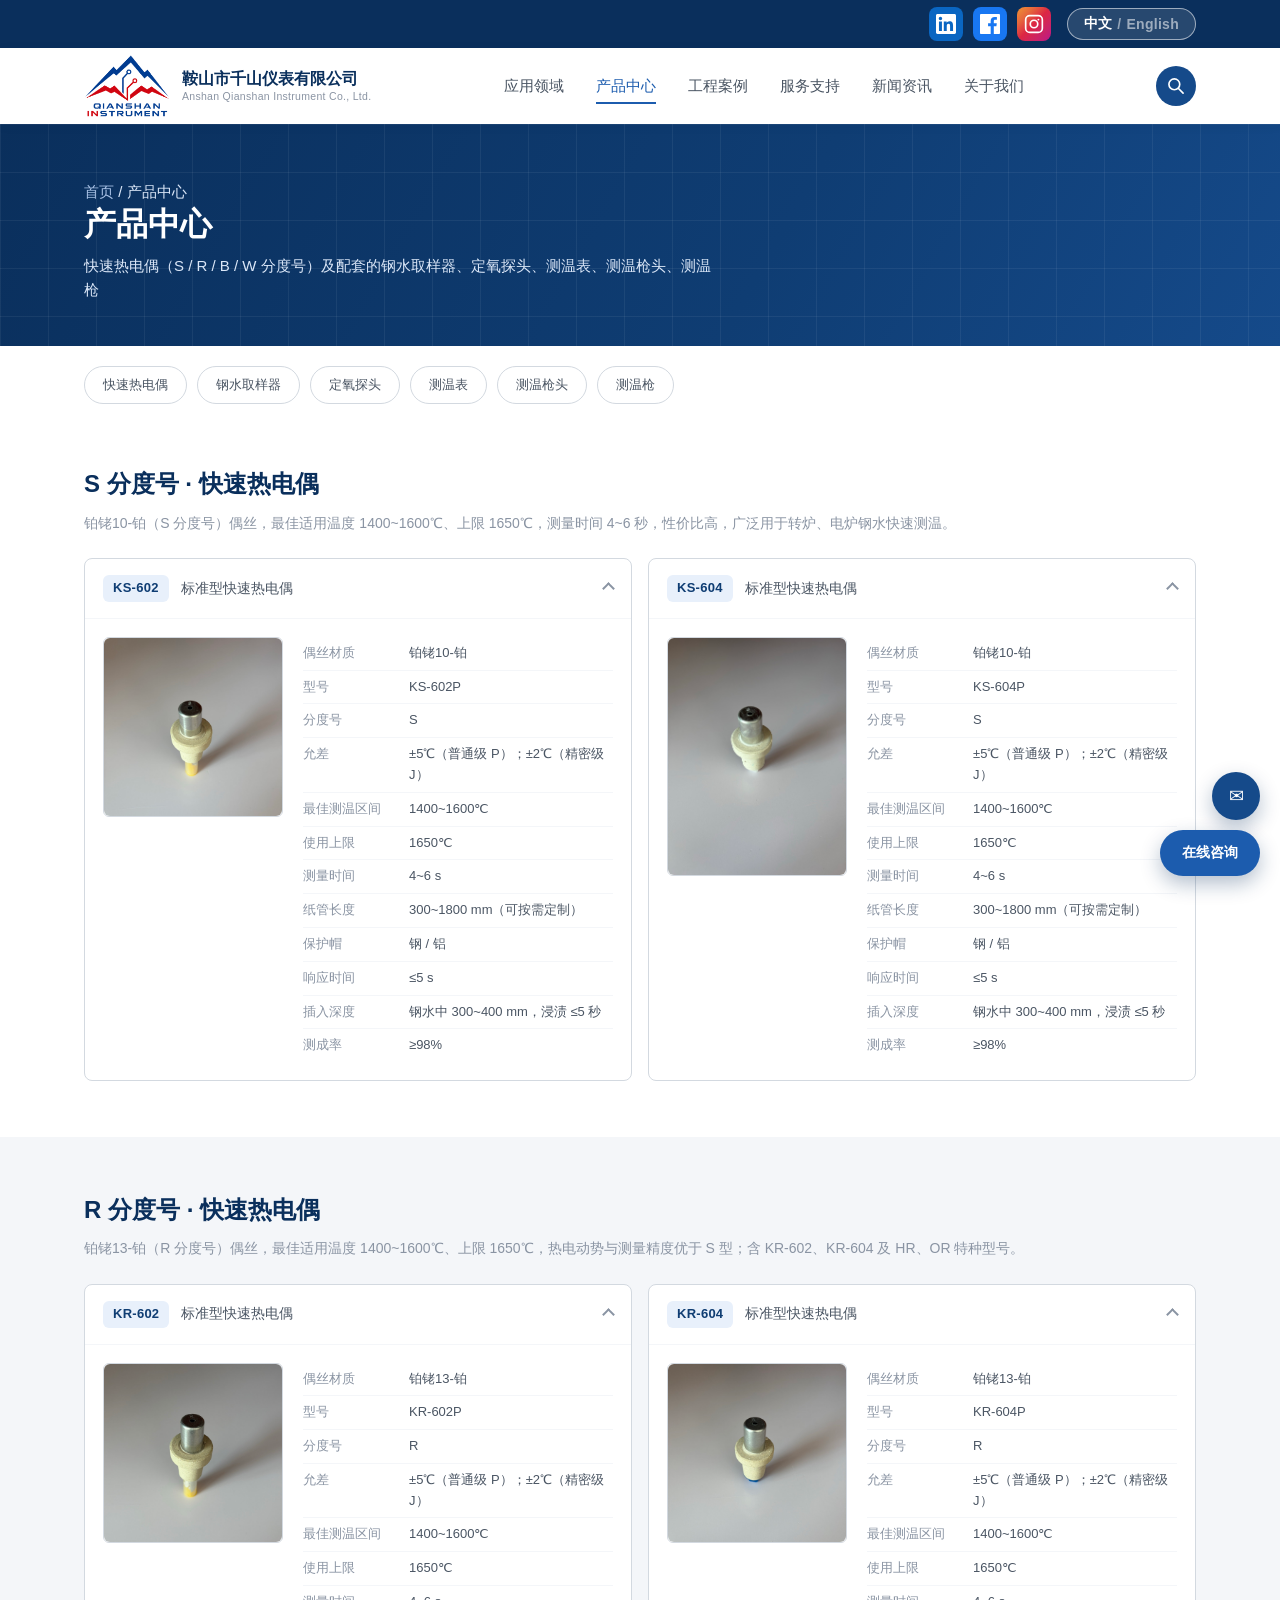
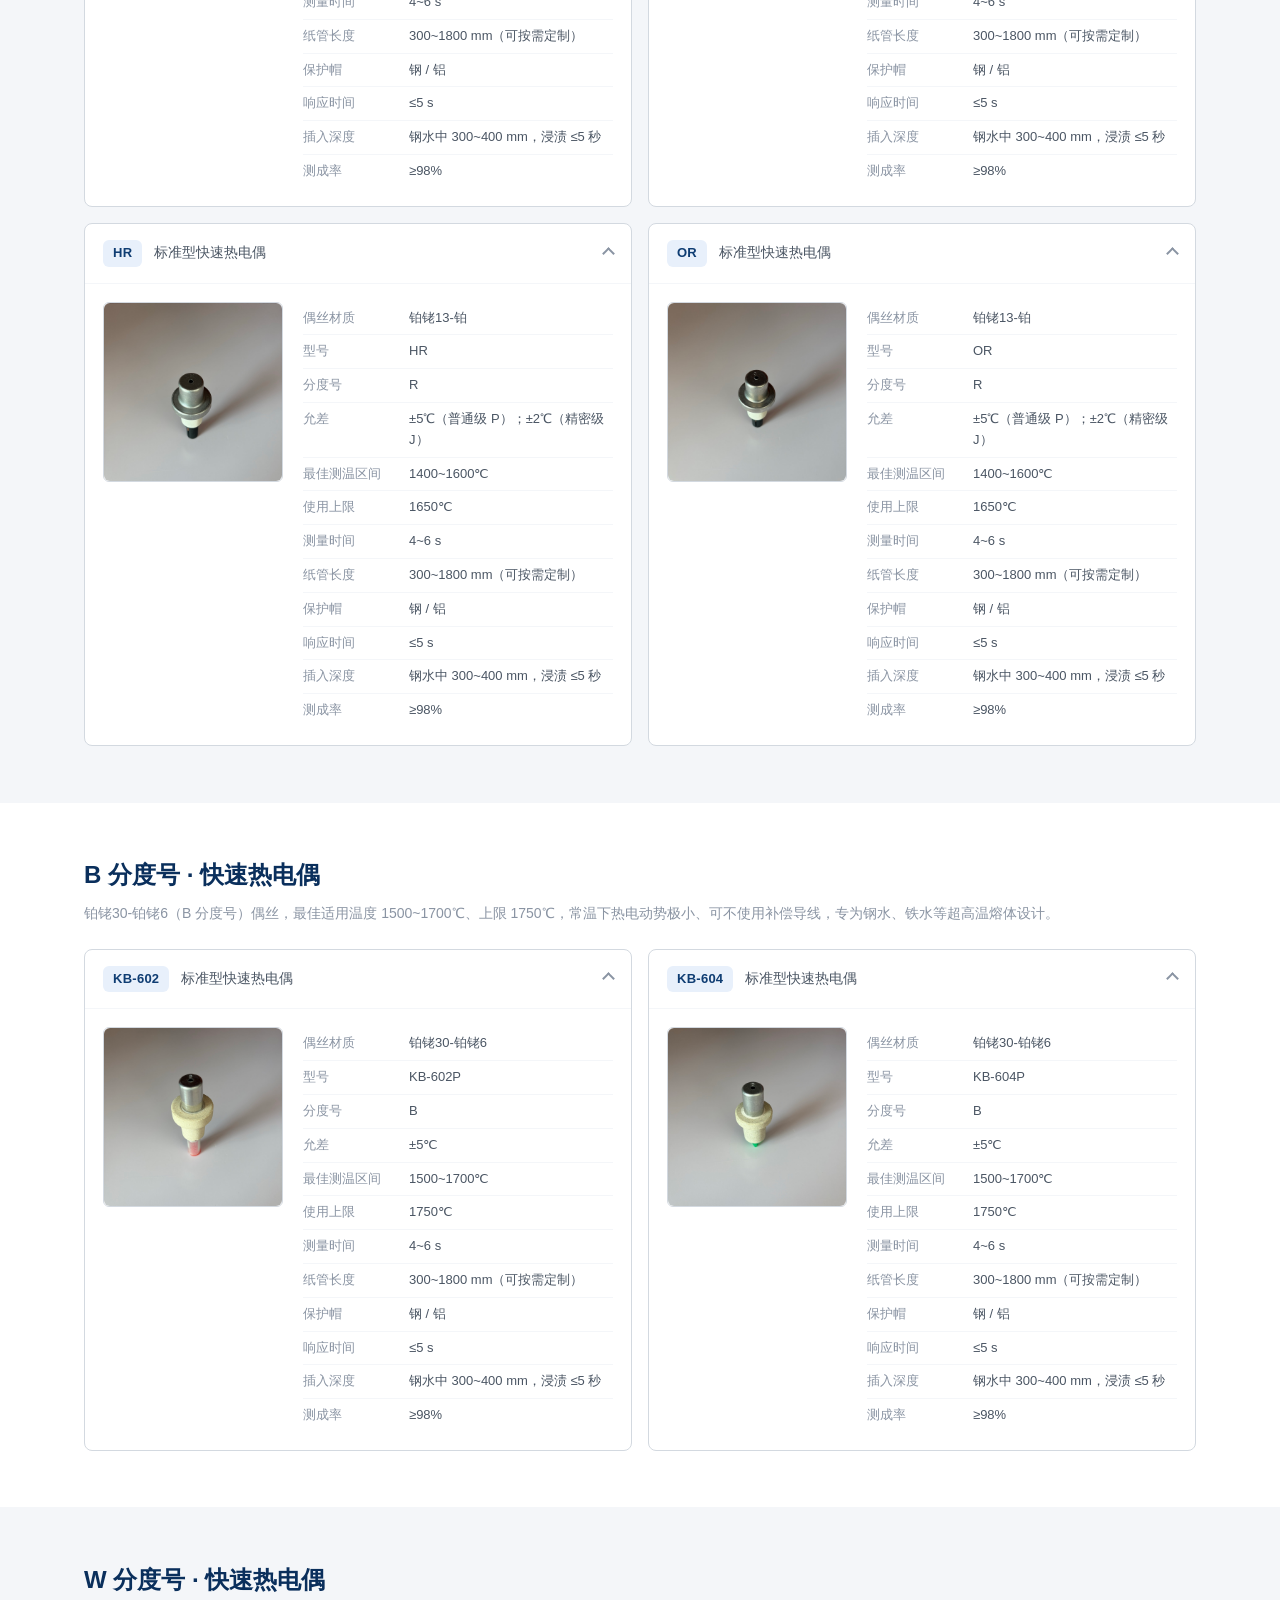
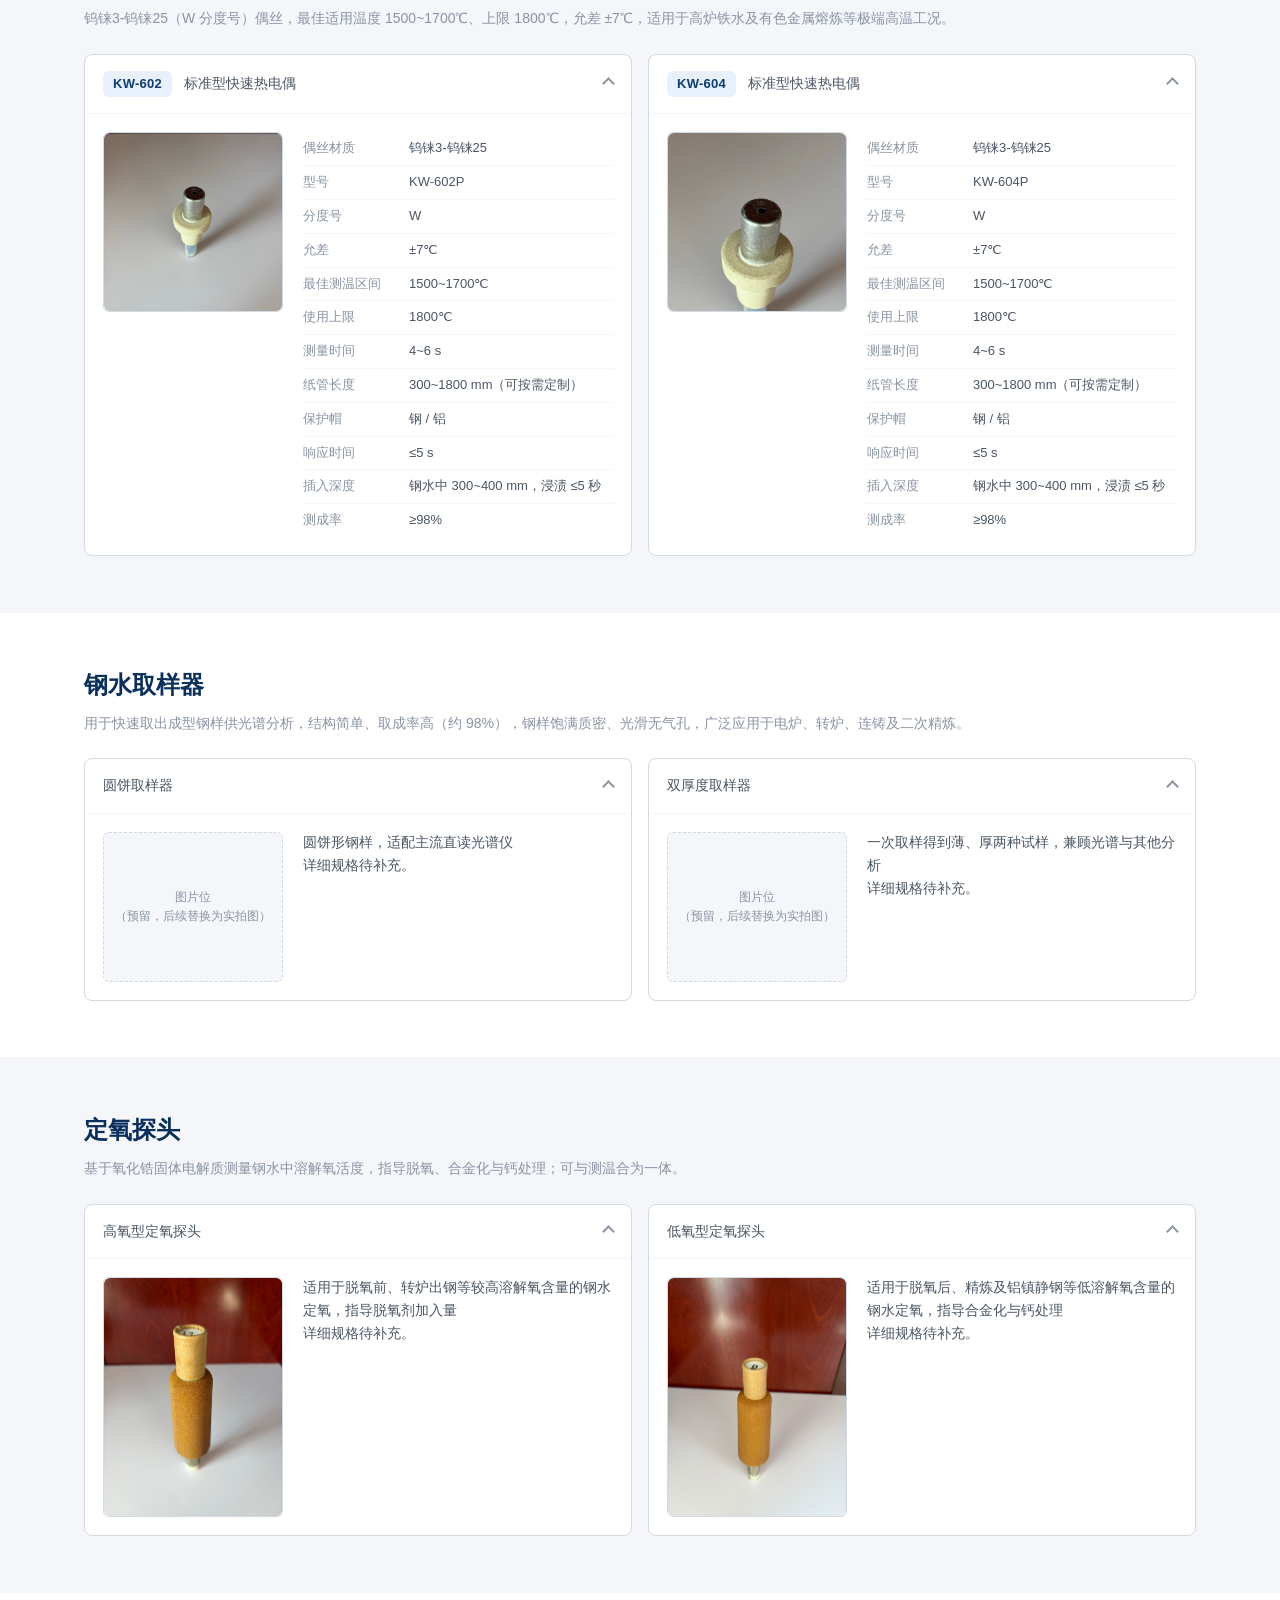
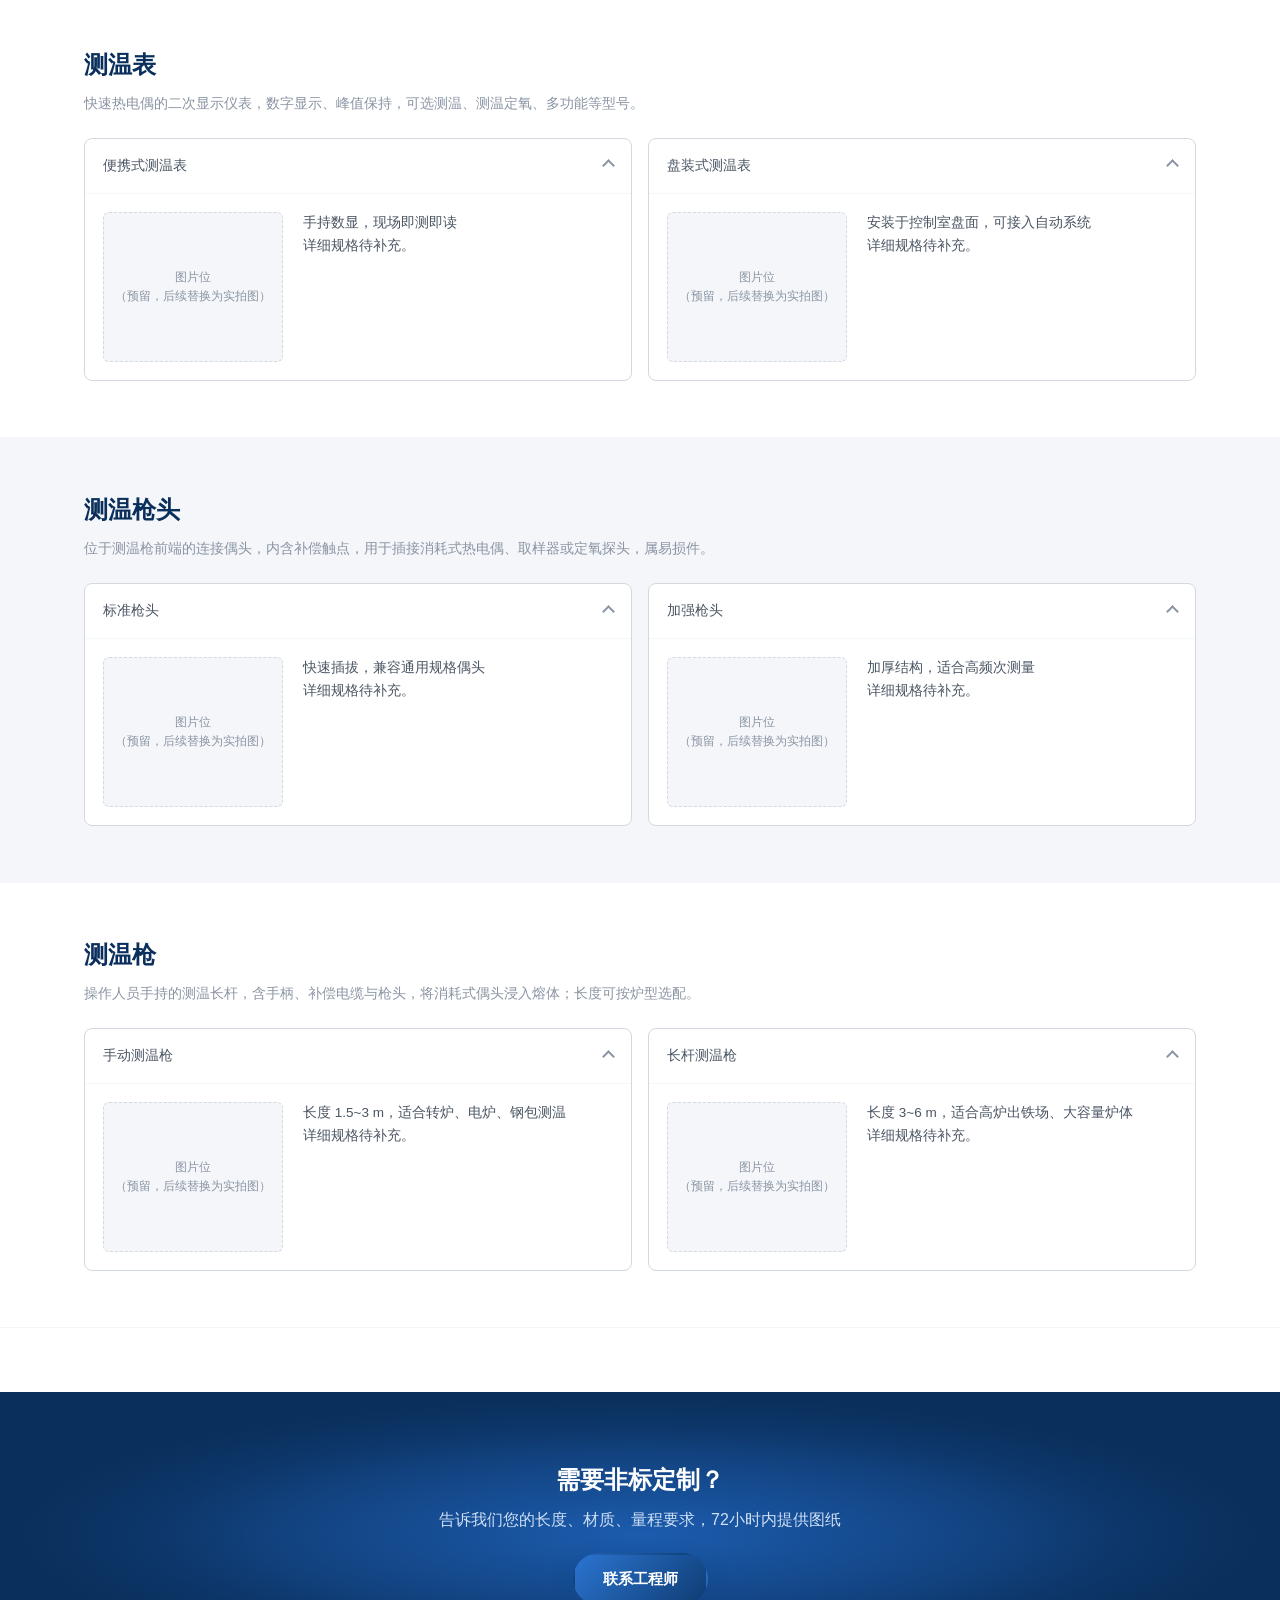
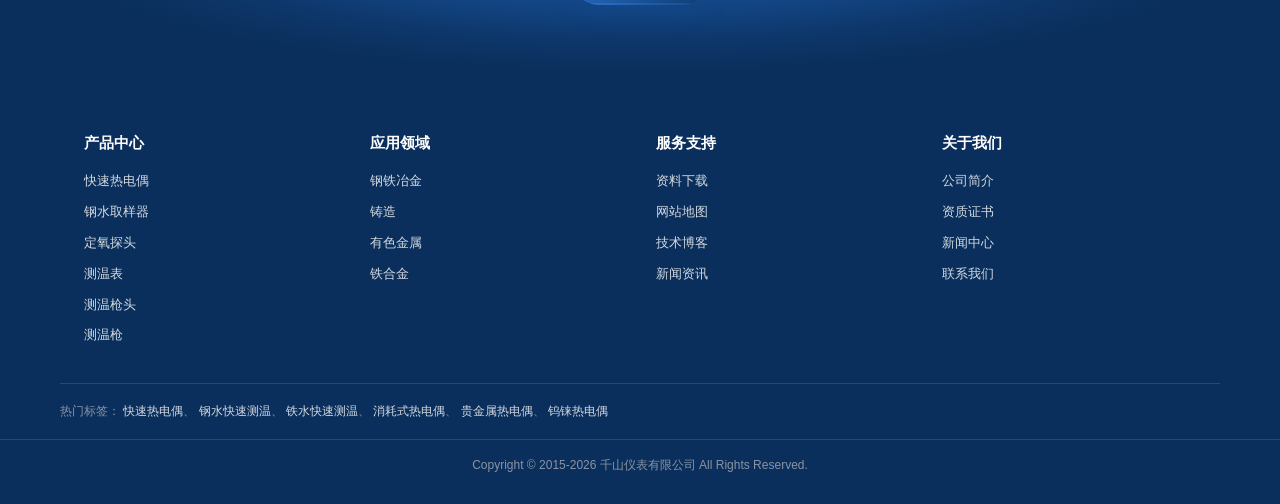
<file: products.html>
<!DOCTYPE html>
<html lang="zh" class="lang-zh">
<head>
<meta charset="UTF-8">
<meta name="viewport" content="width=device-width, initial-scale=1.0">
<title>产品中心 | 千山仪表 QianShan Instrument</title>
<meta name="description" content="千山仪表产品中心：快速热电偶（S / R / B / W 分度号）及配套钢水取样器、定氧探头、测温表、测温枪头、测温枪，用于钢水、铁水等熔融金属快速测温与取样。">
<link rel="stylesheet" href="css/style.css">
</head>
<body>

<div class="topbar">
  <div class="container topbar-inner">
    <div class="topbar-social">
      <a href="https://www.linkedin.com/in/spencer-shang-216276382" target="_blank" rel="noopener noreferrer" aria-label="LinkedIn" class="social-icon social-icon--linkedin">
        <svg viewBox="0 0 24 24"><path d="M20.447 20.452h-3.554v-5.569c0-1.328-.027-3.037-1.852-3.037-1.853 0-2.136 1.445-2.136 2.939v5.667H9.351V9h3.414v1.561h.046c.477-.9 1.637-1.85 3.37-1.85 3.601 0 4.267 2.37 4.267 5.455v6.286zM5.337 7.433c-1.144 0-2.063-.926-2.063-2.065 0-1.138.92-2.063 2.063-2.063 1.14 0 2.064.925 2.064 2.063 0 1.139-.925 2.065-2.064 2.065zm1.782 13.019H3.555V9h3.564v11.452zM22.225 0H1.771C.792 0 0 .774 0 1.729v20.542C0 23.227.792 24 1.771 24h20.451C23.2 24 24 23.227 24 22.271V1.729C24 .774 23.2 0 22.222 0h.003z"/></svg>
      </a>
      <a href="https://www.facebook.com/share/1HGcUnLSDd/?mibextid=wwXIfr" target="_blank" rel="noopener noreferrer" aria-label="Facebook" class="social-icon social-icon--facebook">
        <svg viewBox="0 0 24 24"><path d="M22.675 0h-21.35C.595 0 0 .592 0 1.32v21.359C0 23.408.595 24 1.325 24h11.495v-9.294H9.692v-3.622h3.128V8.413c0-3.1 1.893-4.788 4.659-4.788 1.325 0 2.463.099 2.795.143v3.24l-1.918.001c-1.504 0-1.795.715-1.795 1.763v2.313h3.587l-.467 3.622h-3.12V24h6.116C23.406 24 24 23.408 24 22.679V1.32C24 .592 23.406 0 22.675 0z"/></svg>
      </a>
      <a href="https://www.instagram.com/qianshaninstrument" target="_blank" rel="noopener noreferrer" aria-label="Instagram" class="social-icon social-icon--instagram">
        <svg viewBox="0 0 24 24"><rect x="2" y="2" width="20" height="20" rx="5" fill="none"/><circle cx="12" cy="12" r="4.5" fill="none"/><circle cx="17.3" cy="6.7" r="1.15" fill="#fff" stroke="none"/></svg>
      </a>
    </div>
    <button id="langToggle" class="lang-toggle" type="button" aria-label="Switch language / 切换语言">
      <span class="lang-toggle__zh">中文</span><span class="lang-toggle__sep">/</span><span class="lang-toggle__en">English</span>
    </button>
  </div>
</div>

<header class="header" id="header">
  <div class="container header-inner">
    <a href="index.html" class="logo">
      <img src="images/logo-icon.png" alt="QianShan Instrument logo" class="logo-mark-img">
      <span class="logo-text">
        <strong>鞍山市千山仪表有限公司</strong>
        <small>Anshan Qianshan Instrument Co., Ltd.</small>
      </span>
    </a>

    <nav class="nav" id="mainNav">

      <div class="nav-item has-mega" data-mega="solutions">
        <a href="solutions.html"><span class="zh">应用领域</span><span class="en">Applications</span></a>
        <div class="mega-panel">
          <div class="container mega-inner">
            <ul class="mega-categories">
              <li class="is-active" data-cat="uses"><span class="zh">用途分类</span><span class="en">By Application</span></li>
              <li data-cat="steel"><span class="zh">钢铁冶金</span><span class="en">Iron &amp; Steel</span></li>
              <li data-cat="foundry"><span class="zh">铸造</span><span class="en">Foundry</span></li>
              <li data-cat="nonferrous"><span class="zh">有色金属</span><span class="en">Non-Ferrous</span></li>
              <li data-cat="ferroalloy"><span class="zh">铁合金</span><span class="en">Ferroalloy</span></li>
            </ul>
            <ul class="mega-sublist is-shown" data-panel="uses">
              <li><a href="solutions.html#uses"><span class="zh">出钢 / 出铁温度判定</span><span class="en">Tapping Temperature Check</span></a></li>
              <li><a href="solutions.html#uses"><span class="zh">精炼过程控温</span><span class="en">Refining Control</span></a></li>
              <li><a href="solutions.html#uses"><span class="zh">连铸浇注控温</span><span class="en">Continuous Casting Control</span></a></li>
              <li><a href="solutions.html#uses"><span class="zh">熔炼配料控温</span><span class="en">Melting &amp; Charge Control</span></a></li>
            </ul>
            <ul class="mega-sublist" data-panel="steel">
              <li><a href="solutions.html#steel"><span class="zh">转炉炼钢</span><span class="en">BOF Steelmaking</span></a></li>
              <li><a href="solutions.html#steel"><span class="zh">电炉炼钢</span><span class="en">EAF Steelmaking</span></a></li>
              <li><a href="solutions.html#steel"><span class="zh">炉外精炼</span><span class="en">Secondary Refining</span></a></li>
              <li><a href="solutions.html#steel"><span class="zh">高炉炼铁 / 连铸</span><span class="en">Ironmaking / Casting</span></a></li>
            </ul>
            <ul class="mega-sublist" data-panel="foundry">
              <li><a href="solutions.html#foundry"><span class="zh">熔炼炉测温</span><span class="en">Melting Furnace</span></a></li>
              <li><a href="solutions.html#foundry"><span class="zh">浇包测温</span><span class="en">Pouring Ladle</span></a></li>
              <li><a href="solutions.html#foundry"><span class="zh">球化 / 孕育处理</span><span class="en">Treatment Station</span></a></li>
            </ul>
            <ul class="mega-sublist" data-panel="nonferrous">
              <li><a href="solutions.html#nonferrous"><span class="zh">铜冶炼</span><span class="en">Copper Smelting</span></a></li>
              <li><a href="solutions.html#nonferrous"><span class="zh">铝熔炼</span><span class="en">Aluminium Melting</span></a></li>
              <li><a href="solutions.html#nonferrous"><span class="zh">铅锌冶炼</span><span class="en">Lead &amp; Zinc</span></a></li>
            </ul>
            <ul class="mega-sublist" data-panel="ferroalloy">
              <li><a href="solutions.html#ferroalloy"><span class="zh">矿热炉出炉测温</span><span class="en">SAF Tapping</span></a></li>
              <li><a href="solutions.html#ferroalloy"><span class="zh">精炼 / 浇注测温</span><span class="en">Refining &amp; Casting</span></a></li>
            </ul>
            <div class="mega-preview">
              <div class="mega-preview-item is-shown" data-panel="uses">
                <div class="mega-preview-visual"><svg viewBox="0 0 120 120"><use href="#icon-fast"></use></svg></div>
                <h4><span class="zh">用途分类</span><span class="en">By Application</span></h4>
                <p><span class="zh">一次性偶头浸入熔体，3~5 秒读取温度，用于关键工艺节点的温度判定</span><span class="en">A consumable tip is dipped into the melt for a 3–5s reading at key process points</span></p>
              </div>
              <div class="mega-preview-item" data-panel="steel">
                <div class="mega-preview-visual"><svg viewBox="0 0 120 120"><use href="#icon-fast"></use></svg></div>
                <h4><span class="zh">钢铁冶金</span><span class="en">Iron &amp; Steel</span></h4>
                <p><span class="zh">高炉、转炉、电炉、精炼到连铸，全流程钢水铁水快速判温</span><span class="en">Rapid readings across ironmaking, BOF/EAF steelmaking, refining and casting</span></p>
              </div>
              <div class="mega-preview-item" data-panel="foundry">
                <div class="mega-preview-visual"><svg viewBox="0 0 120 120"><use href="#icon-fast"></use></svg></div>
                <h4><span class="zh">铸造</span><span class="en">Foundry &amp; Casting</span></h4>
                <p><span class="zh">熔炼、处理与浇注前快速判温，稳定铸件质量、减少废品</span><span class="en">Quick readings during melting, treatment and before pouring to cut scrap</span></p>
              </div>
              <div class="mega-preview-item" data-panel="nonferrous">
                <div class="mega-preview-visual"><svg viewBox="0 0 120 120"><use href="#icon-fast"></use></svg></div>
                <h4><span class="zh">有色金属</span><span class="en">Non-Ferrous Metals</span></h4>
                <p><span class="zh">铜、铝、铅、锌等熔炼与精炼过程温度控制</span><span class="en">Temperature control during copper, aluminium, lead and zinc processing</span></p>
              </div>
              <div class="mega-preview-item" data-panel="ferroalloy">
                <div class="mega-preview-visual"><svg viewBox="0 0 120 120"><use href="#icon-fast"></use></svg></div>
                <h4><span class="zh">铁合金</span><span class="en">Ferroalloy</span></h4>
                <p><span class="zh">矿热炉、精炼炉硅铁锰铁铬铁等超高温合金液测温</span><span class="en">Ultra-high-temp readings on FeSi, FeMn and FeCr melts</span></p>
              </div>
            </div>
          </div>
        </div>
      </div>

      <div class="nav-item has-mega" data-mega="products">
        <a href="products.html" class="is-current"><span class="zh">产品中心</span><span class="en">Products</span></a>
        <div class="mega-panel">
          <div class="container mega-inner">
            <ul class="mega-categories">
              <li class="is-active" data-cat="tc"><span class="zh">快速热电偶</span><span class="en">Fast-Response TC</span></li>
              <li data-cat="sampler"><span class="zh">钢水取样器</span><span class="en">Steel Sampler</span></li>
              <li data-cat="oxygen"><span class="zh">定氧探头</span><span class="en">Oxygen Probe</span></li>
              <li data-cat="indicator"><span class="zh">测温表</span><span class="en">Indicator</span></li>
              <li data-cat="lancehead"><span class="zh">测温枪头</span><span class="en">Lance Head</span></li>
              <li data-cat="lance"><span class="zh">测温枪</span><span class="en">Measuring Lance</span></li>
            </ul>

            <ul class="mega-sublist is-shown" data-panel="tc">
              <li class="mega-sub-group">
                <a class="mega-sub-head" href="products.html#ks"><span class="zh">S 分度号（铂铑10-铂）</span><span class="en">Type S (Pt-10%Rh/Pt)</span></a>
                <span class="mega-sub-models"><a href="products.html#ks">KS-602</a><a href="products.html#ks">KS-604</a></span>
              </li>
              <li class="mega-sub-group">
                <a class="mega-sub-head" href="products.html#kr"><span class="zh">R 分度号（铂铑13-铂）</span><span class="en">Type R (Pt-13%Rh/Pt)</span></a>
                <span class="mega-sub-models"><a href="products.html#kr">KR-602</a><a href="products.html#kr">KR-604</a><a href="products.html#kr">HR</a><a href="products.html#kr">OR</a></span>
              </li>
              <li class="mega-sub-group">
                <a class="mega-sub-head" href="products.html#kb"><span class="zh">B 分度号（铂铑30-铂铑6）</span><span class="en">Type B (Pt-30%Rh/Pt-6%Rh)</span></a>
                <span class="mega-sub-models"><a href="products.html#kb">KB-602</a><a href="products.html#kb">KB-604</a></span>
              </li>
              <li class="mega-sub-group">
                <a class="mega-sub-head" href="products.html#kw"><span class="zh">W 分度号（钨铼3-钨铼25）</span><span class="en">Type W (WRe3–WRe25)</span></a>
                <span class="mega-sub-models"><a href="products.html#kw">KW-602</a><a href="products.html#kw">KW-604</a></span>
              </li>
            </ul>
            <ul class="mega-sublist" data-panel="sampler">
              <li><a href="products.html#sampler"><span class="zh">圆饼取样器</span><span class="en">Disc (Pancake) Sampler</span></a></li>
              <li><a href="products.html#sampler"><span class="zh">双厚度取样器</span><span class="en">Dual-Thickness Sampler</span></a></li>
            </ul>
            <ul class="mega-sublist" data-panel="oxygen">
              <li><a href="products.html#oxygen"><span class="zh">高氧型定氧探头</span><span class="en">High-Oxygen Type</span></a></li>
              <li><a href="products.html#oxygen"><span class="zh">低氧型定氧探头</span><span class="en">Low-Oxygen Type</span></a></li>
            </ul>
            <ul class="mega-sublist" data-panel="indicator">
              <li><a href="products.html#indicator"><span class="zh">便携式测温表</span><span class="en">Portable Indicator</span></a></li>
              <li><a href="products.html#indicator"><span class="zh">盘装式测温表</span><span class="en">Panel-Mount Indicator</span></a></li>
            </ul>
            <ul class="mega-sublist" data-panel="lancehead">
              <li><a href="products.html#lancehead"><span class="zh">标准枪头</span><span class="en">Standard Head</span></a></li>
              <li><a href="products.html#lancehead"><span class="zh">加强枪头</span><span class="en">Reinforced Head</span></a></li>
            </ul>
            <ul class="mega-sublist" data-panel="lance">
              <li><a href="products.html#lance"><span class="zh">手动测温枪（1.5~3 m）</span><span class="en">Manual Lance (1.5–3 m)</span></a></li>
              <li><a href="products.html#lance"><span class="zh">长杆测温枪（3~6 m）</span><span class="en">Long Lance (3–6 m)</span></a></li>
            </ul>

            <div class="mega-preview">
              <div class="mega-preview-item is-shown" data-panel="tc">
                <div class="mega-preview-visual"><svg viewBox="0 0 120 120"><use href="#icon-fast"></use></svg></div>
                <h4><span class="zh">快速热电偶</span><span class="en">Fast-Response Thermocouple</span></h4>
                <p><span class="zh">S / R / B / W 四种分度号消耗式快速热电偶，3~5 秒完成钢水、铁水快速测温</span><span class="en">Consumable Type S / R / B / W thermocouples — 3–5s molten steel and iron readings</span></p>
              </div>
              <div class="mega-preview-item" data-panel="sampler">
                <div class="mega-preview-visual"><svg viewBox="0 0 120 120"><use href="#icon-fast"></use></svg></div>
                <h4><span class="zh">钢水取样器</span><span class="en">Molten Steel Sampler</span></h4>
                <p><span class="zh">快速取出成型钢样供光谱分析，取成率约 98%，样品饱满无气孔</span><span class="en">Takes a solidified sample for OES analysis, ~98% success rate, pore-free</span></p>
              </div>
              <div class="mega-preview-item" data-panel="oxygen">
                <div class="mega-preview-visual"><svg viewBox="0 0 120 120"><use href="#icon-fast"></use></svg></div>
                <h4><span class="zh">定氧探头</span><span class="en">Oxygen Probe</span></h4>
                <p><span class="zh">氧化锆固体电解质测量钢水溶解氧活度，可与测温合为一体</span><span class="en">Zirconia cell measures dissolved-oxygen activity; available combined with temperature</span></p>
              </div>
              <div class="mega-preview-item" data-panel="indicator">
                <div class="mega-preview-visual"><svg viewBox="0 0 120 120"><use href="#icon-fast"></use></svg></div>
                <h4><span class="zh">测温表</span><span class="en">Temperature Indicator</span></h4>
                <p><span class="zh">快速热电偶的二次显示仪表，数字显示、峰值保持，便携或盘装</span><span class="en">Secondary readout with digital display and peak hold — portable or panel-mount</span></p>
              </div>
              <div class="mega-preview-item" data-panel="lancehead">
                <div class="mega-preview-visual"><svg viewBox="0 0 120 120"><use href="#icon-fast"></use></svg></div>
                <h4><span class="zh">测温枪头</span><span class="en">Lance Head</span></h4>
                <p><span class="zh">测温枪前端的连接偶头，内含补偿触点，用于插接消耗式偶头 / 取样器</span><span class="en">Contact head at the lance tip with compensating contacts for consumable probes</span></p>
              </div>
              <div class="mega-preview-item" data-panel="lance">
                <div class="mega-preview-visual"><svg viewBox="0 0 120 120"><use href="#icon-fast"></use></svg></div>
                <h4><span class="zh">测温枪</span><span class="en">Measuring Lance</span></h4>
                <p><span class="zh">操作人员手持的测温长杆，含手柄、补偿电缆与枪头，长度可选配</span><span class="en">Hand-held lance with handle, compensating cable and head; length to suit the furnace</span></p>
              </div>
            </div>
          </div>
        </div>
      </div>

      <div class="nav-item has-simple" data-simple="showcase">
        <a href="showcase.html"><span class="zh">工程案例</span><span class="en">Showcase</span></a>
        <div class="simple-panel">
          <div class="container">
            <div class="simple-links">
              <a href="showcase.html#power"><span class="zh">转炉炼钢案例</span><span class="en">BOF Steelmaking</span></a>
              <a href="showcase.html#metallurgy"><span class="zh">高炉炼铁案例</span><span class="en">Blast-Furnace Ironmaking</span></a>
              <a href="showcase.html#petrochem"><span class="zh">电炉炼钢案例</span><span class="en">EAF Steelmaking</span></a>
              <a href="showcase.html#cement"><span class="zh">连铸案例</span><span class="en">Continuous Casting</span></a>
              <a href="showcase.html#glass"><span class="zh">有色金属案例</span><span class="en">Non-Ferrous Metals</span></a>
            </div>
          </div>
        </div>
      </div>
      <div class="nav-item has-simple" data-simple="service">
        <a href="service.html"><span class="zh">服务支持</span><span class="en">Service&amp;Support</span></a>
        <div class="simple-panel">
          <div class="container">
            <div class="icon-links">
              <a href="service.html#selection">
                <span class="icon-links-icon"><svg viewBox="0 0 40 40"><path d="M8 14 h24 v14 h-16 l-6 6 v-6 h-2 z" fill="none" stroke-linejoin="round"/></svg></span>
                <span class="zh">选型支持</span><span class="en">Selection Support</span>
              </a>
              <a href="service.html#downloads">
                <span class="icon-links-icon"><svg viewBox="0 0 40 40"><path d="M20 6 v18 M13 17 l7 7 l7-7 M8 30 h24" fill="none" stroke-linecap="round" stroke-linejoin="round"/></svg></span>
                <span class="zh">资料下载</span><span class="en">Downloads</span>
              </a>
              <a href="service.html#contact">
                <span class="icon-links-icon"><svg viewBox="0 0 40 40"><rect x="5" y="10" width="30" height="20" rx="2" fill="none"/><path d="M5 12 l15 10 l15-10" fill="none" stroke-linecap="round" stroke-linejoin="round"/></svg></span>
                <span class="zh">联系我们</span><span class="en">Contact Us</span>
              </a>
            </div>
          </div>
        </div>
      </div>
      <div class="nav-item has-simple" data-simple="news">
        <a href="news.html"><span class="zh">新闻资讯</span><span class="en">News</span></a>
        <div class="simple-panel">
          <div class="container">
            <div class="simple-links">
              <a href="news.html"><span class="zh">公司新闻</span><span class="en">Company News</span></a>
              <a href="news.html"><span class="zh">展会动态</span><span class="en">Exhibitions</span></a>
              <a href="news.html"><span class="zh">案例分享</span><span class="en">Case Sharing</span></a>
            </div>
          </div>
        </div>
      </div>
      <div class="nav-item has-simple" data-simple="about">
        <a href="about.html"><span class="zh">关于我们</span><span class="en">About Us</span></a>
        <div class="simple-panel">
          <div class="container">
            <div class="simple-links">
              <a href="about.html"><span class="zh">公司简介</span><span class="en">Company Profile</span></a>
              <a href="about.html#advantages"><span class="zh">企业优势</span><span class="en">Why QianShan</span></a>
              <a href="about.html#certificates"><span class="zh">资质证书</span><span class="en">Certificates</span></a>
              <a href="service.html#contact"><span class="zh">联系我们</span><span class="en">Contact Us</span></a>
            </div>
          </div>
        </div>
      </div>
    </nav>

    <button id="searchToggle" class="search-toggle" aria-label="Search" type="button">
      <svg viewBox="0 0 24 24"><circle cx="10" cy="10" r="6.5" fill="none" stroke="currentColor" stroke-width="2"/><line x1="15" y1="15" x2="20.5" y2="20.5" stroke="currentColor" stroke-width="2" stroke-linecap="round"/></svg>
    </button>

    <button id="menuToggle" class="menu-toggle" aria-label="Menu">
      <span></span><span></span><span></span>
    </button>
  </div>
</header>

<div class="search-panel" id="searchPanel">
  <div class="container">
    <div class="search-box">
      <input type="text" id="searchInput" data-zh-placeholder="搜索产品、方案、页面..." data-en-placeholder="Search products, solutions, pages..." autocomplete="off">
      <button id="searchClose" type="button" aria-label="Close">&times;</button>
    </div>
    <div class="search-results" id="searchResults"></div>
  </div>
</div>

<section class="page-hero">
  <div class="container">
    <p class="breadcrumb"><a href="index.html"><span class="zh">首页</span><span class="en">Home</span></a> / <span class="zh">产品中心</span><span class="en">Products</span></p>
    <h1><span class="zh">产品中心</span><span class="en">Products</span></h1>
    <p class="zh">快速热电偶（S / R / B / W 分度号）及配套的钢水取样器、定氧探头、测温表、测温枪头、测温枪</p>
    <p class="en">Fast-response thermocouples (Types S / R / B / W) plus molten-steel samplers, oxygen probes, indicators, lance heads and lances</p>
  </div>
</section>

<div class="container" style="padding-top:28px;">
  <div class="catalog-jump">
    <a href="#ks"><span class="zh">快速热电偶</span><span class="en">Fast-Response TC</span></a>
    <a href="#sampler"><span class="zh">钢水取样器</span><span class="en">Steel Sampler</span></a>
    <a href="#oxygen"><span class="zh">定氧探头</span><span class="en">Oxygen Probe</span></a>
    <a href="#indicator"><span class="zh">测温表</span><span class="en">Indicator</span></a>
    <a href="#lancehead"><span class="zh">测温枪头</span><span class="en">Lance Head</span></a>
    <a href="#lance"><span class="zh">测温枪</span><span class="en">Measuring Lance</span></a>
  </div>
</div>

<svg width="0" height="0" style="position:absolute" aria-hidden="true">
  <defs>
    <g id="icon-armored"><rect x="15" y="52" width="70" height="16" rx="4"/><rect x="85" y="48" width="20" height="24" rx="3"/><circle cx="105" cy="60" r="6"/></g>
    <g id="icon-assembly"><rect x="20" y="54" width="55" height="12" rx="3"/><polygon points="75,40 95,60 75,80"/><rect x="10" y="48" width="10" height="24" rx="2"/></g>
    <g id="icon-rtd"><circle cx="60" cy="60" r="34" fill="none" stroke-width="6"/><path d="M60 40 v40 M45 60 h30" stroke-width="6" fill="none"/></g>
    <g id="icon-transmitter"><rect x="30" y="30" width="60" height="40" rx="6"/><rect x="45" y="70" width="30" height="18" rx="3"/><path d="M40 45 h40 M40 55 h40" stroke-width="4" fill="none"/></g>
    <g id="icon-hightemp"><path d="M60 20 c-14 20 -14 30 0 40 c14 -10 14 -20 0 -40 Z"/><rect x="52" y="55" width="16" height="35" rx="6"/><ellipse cx="60" cy="95" rx="18" ry="8"/></g>
    <g id="icon-thermowell"><rect x="50" y="18" width="20" height="60" rx="4"/><polygon points="50,78 70,78 60,100"/><rect x="42" y="12" width="36" height="10" rx="3"/></g>
    <g id="icon-fast"><path d="M26 96 L90 32" stroke-linecap="round"/><path d="M90 32 L104 18" stroke-linecap="round"/><circle cx="26" cy="96" r="9"/><path d="M72 14 L58 40 L74 40 L60 66" stroke-linejoin="round" stroke-linecap="round"/></g>
  </defs>
</svg>

<section class="detail-section" id="ks">
  <div class="container">
    <div class="detail-head">
      <h2><span class="zh">S 分度号 · 快速热电偶</span><span class="en">Type S · Fast-Response TC</span></h2>
      <p class="zh">铂铑10-铂（S 分度号）偶丝，最佳适用温度 1400~1600℃、上限 1650℃，测量时间 4~6 秒，性价比高，广泛用于转炉、电炉钢水快速测温。</p>
      <p class="en">Pt-10%Rh/Pt (Type S) element, optimal 1400–1600°C, max 1650°C, 4–6s reading — cost-effective, widely used for BOF and EAF molten steel.</p>
    </div>
    <div class="model-list">
      <details class="model-item" open>
        <summary>
          <span class="model-code">KS-602</span>
          <span class="model-title"><span class="zh">标准型快速热电偶</span><span class="en">Standard Fast-Response TC</span></span>
          <span class="model-chev" aria-hidden="true"></span>
        </summary>
        <div class="model-body">
          <div class="model-figure"><img src="images/products/KS-602.jpg" alt="KS-602" onerror="this.remove()"><span class="zh">产品图片位<br>（预留，后续替换为实拍图）</span><span class="en">Product image slot<br>(reserved for a photo)</span></div>
          <div class="model-spec">
          <div><span class="k"><span class="zh">偶丝材质</span><span class="en">Element</span></span><span class="v"><span class="zh">铂铑10-铂</span><span class="en">Pt-10%Rh–Pt</span></span></div>
          <div><span class="k"><span class="zh">型号</span><span class="en">Model</span></span><span class="v">KS-602P</span></div>
          <div><span class="k"><span class="zh">分度号</span><span class="en">Type</span></span><span class="v">S</span></div>
          <div><span class="k"><span class="zh">允差</span><span class="en">Tolerance</span></span><span class="v"><span class="zh">±5℃（普通级 P）；±2℃（精密级 J）</span><span class="en">±5°C (grade P); ±2°C (grade J)</span></span></div>
          <div><span class="k"><span class="zh">最佳测温区间</span><span class="en">Optimal Range</span></span><span class="v">1400~1600℃</span></div>
          <div><span class="k"><span class="zh">使用上限</span><span class="en">Max Temp</span></span><span class="v">1650℃</span></div>
          <div><span class="k"><span class="zh">测量时间</span><span class="en">Measure Time</span></span><span class="v">4~6 s</span></div>
          <div><span class="k"><span class="zh">纸管长度</span><span class="en">Paper Tube</span></span><span class="v"><span class="zh">300~1800 mm（可按需定制）</span><span class="en">300–1800 mm (customizable)</span></span></div>
          <div><span class="k"><span class="zh">保护帽</span><span class="en">Cap</span></span><span class="v"><span class="zh">钢 / 铝</span><span class="en">steel / aluminium</span></span></div>
          <div><span class="k"><span class="zh">响应时间</span><span class="en">Response</span></span><span class="v">≤5 s</span></div>
          <div><span class="k"><span class="zh">插入深度</span><span class="en">Immersion</span></span><span class="v"><span class="zh">钢水中 300~400 mm，浸渍 ≤5 秒</span><span class="en">300–400 mm in melt, ≤5 s dwell</span></span></div>
          <div><span class="k"><span class="zh">测成率</span><span class="en">Success Rate</span></span><span class="v">≥98%</span></div>
          </div>
        </div>
      </details>

      <details class="model-item" open>
        <summary>
          <span class="model-code">KS-604</span>
          <span class="model-title"><span class="zh">标准型快速热电偶</span><span class="en">Standard Fast-Response TC</span></span>
          <span class="model-chev" aria-hidden="true"></span>
        </summary>
        <div class="model-body">
          <div class="model-figure"><img src="images/products/KS-604.jpg" alt="KS-604" onerror="this.remove()"><span class="zh">产品图片位<br>（预留，后续替换为实拍图）</span><span class="en">Product image slot<br>(reserved for a photo)</span></div>
          <div class="model-spec">
          <div><span class="k"><span class="zh">偶丝材质</span><span class="en">Element</span></span><span class="v"><span class="zh">铂铑10-铂</span><span class="en">Pt-10%Rh–Pt</span></span></div>
          <div><span class="k"><span class="zh">型号</span><span class="en">Model</span></span><span class="v">KS-604P</span></div>
          <div><span class="k"><span class="zh">分度号</span><span class="en">Type</span></span><span class="v">S</span></div>
          <div><span class="k"><span class="zh">允差</span><span class="en">Tolerance</span></span><span class="v"><span class="zh">±5℃（普通级 P）；±2℃（精密级 J）</span><span class="en">±5°C (grade P); ±2°C (grade J)</span></span></div>
          <div><span class="k"><span class="zh">最佳测温区间</span><span class="en">Optimal Range</span></span><span class="v">1400~1600℃</span></div>
          <div><span class="k"><span class="zh">使用上限</span><span class="en">Max Temp</span></span><span class="v">1650℃</span></div>
          <div><span class="k"><span class="zh">测量时间</span><span class="en">Measure Time</span></span><span class="v">4~6 s</span></div>
          <div><span class="k"><span class="zh">纸管长度</span><span class="en">Paper Tube</span></span><span class="v"><span class="zh">300~1800 mm（可按需定制）</span><span class="en">300–1800 mm (customizable)</span></span></div>
          <div><span class="k"><span class="zh">保护帽</span><span class="en">Cap</span></span><span class="v"><span class="zh">钢 / 铝</span><span class="en">steel / aluminium</span></span></div>
          <div><span class="k"><span class="zh">响应时间</span><span class="en">Response</span></span><span class="v">≤5 s</span></div>
          <div><span class="k"><span class="zh">插入深度</span><span class="en">Immersion</span></span><span class="v"><span class="zh">钢水中 300~400 mm，浸渍 ≤5 秒</span><span class="en">300–400 mm in melt, ≤5 s dwell</span></span></div>
          <div><span class="k"><span class="zh">测成率</span><span class="en">Success Rate</span></span><span class="v">≥98%</span></div>
          </div>
        </div>
      </details>
    </div>
  </div>
</section>

<section class="detail-section" id="kr">
  <div class="container">
    <div class="detail-head">
      <h2><span class="zh">R 分度号 · 快速热电偶</span><span class="en">Type R · Fast-Response TC</span></h2>
      <p class="zh">铂铑13-铂（R 分度号）偶丝，最佳适用温度 1400~1600℃、上限 1650℃，热电动势与测量精度优于 S 型；含 KR-602、KR-604 及 HR、OR 特种型号。</p>
      <p class="en">Pt-13%Rh/Pt (Type R) element, optimal 1400–1600°C, max 1650°C, higher EMF and accuracy than Type S; includes KR-602, KR-604 and the special HR / OR models.</p>
    </div>
    <div class="model-list">
      <details class="model-item" open>
        <summary>
          <span class="model-code">KR-602</span>
          <span class="model-title"><span class="zh">标准型快速热电偶</span><span class="en">Standard Fast-Response TC</span></span>
          <span class="model-chev" aria-hidden="true"></span>
        </summary>
        <div class="model-body">
          <div class="model-figure"><img src="images/products/KR-602.jpg" alt="KR-602" onerror="this.remove()"><span class="zh">产品图片位<br>（预留，后续替换为实拍图）</span><span class="en">Product image slot<br>(reserved for a photo)</span></div>
          <div class="model-spec">
          <div><span class="k"><span class="zh">偶丝材质</span><span class="en">Element</span></span><span class="v"><span class="zh">铂铑13-铂</span><span class="en">Pt-13%Rh–Pt</span></span></div>
          <div><span class="k"><span class="zh">型号</span><span class="en">Model</span></span><span class="v">KR-602P</span></div>
          <div><span class="k"><span class="zh">分度号</span><span class="en">Type</span></span><span class="v">R</span></div>
          <div><span class="k"><span class="zh">允差</span><span class="en">Tolerance</span></span><span class="v"><span class="zh">±5℃（普通级 P）；±2℃（精密级 J）</span><span class="en">±5°C (grade P); ±2°C (grade J)</span></span></div>
          <div><span class="k"><span class="zh">最佳测温区间</span><span class="en">Optimal Range</span></span><span class="v">1400~1600℃</span></div>
          <div><span class="k"><span class="zh">使用上限</span><span class="en">Max Temp</span></span><span class="v">1650℃</span></div>
          <div><span class="k"><span class="zh">测量时间</span><span class="en">Measure Time</span></span><span class="v">4~6 s</span></div>
          <div><span class="k"><span class="zh">纸管长度</span><span class="en">Paper Tube</span></span><span class="v"><span class="zh">300~1800 mm（可按需定制）</span><span class="en">300–1800 mm (customizable)</span></span></div>
          <div><span class="k"><span class="zh">保护帽</span><span class="en">Cap</span></span><span class="v"><span class="zh">钢 / 铝</span><span class="en">steel / aluminium</span></span></div>
          <div><span class="k"><span class="zh">响应时间</span><span class="en">Response</span></span><span class="v">≤5 s</span></div>
          <div><span class="k"><span class="zh">插入深度</span><span class="en">Immersion</span></span><span class="v"><span class="zh">钢水中 300~400 mm，浸渍 ≤5 秒</span><span class="en">300–400 mm in melt, ≤5 s dwell</span></span></div>
          <div><span class="k"><span class="zh">测成率</span><span class="en">Success Rate</span></span><span class="v">≥98%</span></div>
          </div>
        </div>
      </details>

      <details class="model-item" open>
        <summary>
          <span class="model-code">KR-604</span>
          <span class="model-title"><span class="zh">标准型快速热电偶</span><span class="en">Standard Fast-Response TC</span></span>
          <span class="model-chev" aria-hidden="true"></span>
        </summary>
        <div class="model-body">
          <div class="model-figure"><img src="images/products/KR-604.jpg" alt="KR-604" onerror="this.remove()"><span class="zh">产品图片位<br>（预留，后续替换为实拍图）</span><span class="en">Product image slot<br>(reserved for a photo)</span></div>
          <div class="model-spec">
          <div><span class="k"><span class="zh">偶丝材质</span><span class="en">Element</span></span><span class="v"><span class="zh">铂铑13-铂</span><span class="en">Pt-13%Rh–Pt</span></span></div>
          <div><span class="k"><span class="zh">型号</span><span class="en">Model</span></span><span class="v">KR-604P</span></div>
          <div><span class="k"><span class="zh">分度号</span><span class="en">Type</span></span><span class="v">R</span></div>
          <div><span class="k"><span class="zh">允差</span><span class="en">Tolerance</span></span><span class="v"><span class="zh">±5℃（普通级 P）；±2℃（精密级 J）</span><span class="en">±5°C (grade P); ±2°C (grade J)</span></span></div>
          <div><span class="k"><span class="zh">最佳测温区间</span><span class="en">Optimal Range</span></span><span class="v">1400~1600℃</span></div>
          <div><span class="k"><span class="zh">使用上限</span><span class="en">Max Temp</span></span><span class="v">1650℃</span></div>
          <div><span class="k"><span class="zh">测量时间</span><span class="en">Measure Time</span></span><span class="v">4~6 s</span></div>
          <div><span class="k"><span class="zh">纸管长度</span><span class="en">Paper Tube</span></span><span class="v"><span class="zh">300~1800 mm（可按需定制）</span><span class="en">300–1800 mm (customizable)</span></span></div>
          <div><span class="k"><span class="zh">保护帽</span><span class="en">Cap</span></span><span class="v"><span class="zh">钢 / 铝</span><span class="en">steel / aluminium</span></span></div>
          <div><span class="k"><span class="zh">响应时间</span><span class="en">Response</span></span><span class="v">≤5 s</span></div>
          <div><span class="k"><span class="zh">插入深度</span><span class="en">Immersion</span></span><span class="v"><span class="zh">钢水中 300~400 mm，浸渍 ≤5 秒</span><span class="en">300–400 mm in melt, ≤5 s dwell</span></span></div>
          <div><span class="k"><span class="zh">测成率</span><span class="en">Success Rate</span></span><span class="v">≥98%</span></div>
          </div>
        </div>
      </details>

      <details class="model-item" open>
        <summary>
          <span class="model-code">HR</span>
          <span class="model-title"><span class="zh">标准型快速热电偶</span><span class="en">Standard Fast-Response TC</span></span>
          <span class="model-chev" aria-hidden="true"></span>
        </summary>
        <div class="model-body">
          <div class="model-figure"><img src="images/products/HR.jpg" alt="HR" onerror="this.remove()"><span class="zh">产品图片位<br>（预留，后续替换为实拍图）</span><span class="en">Product image slot<br>(reserved for a photo)</span></div>
          <div class="model-spec">
          <div><span class="k"><span class="zh">偶丝材质</span><span class="en">Element</span></span><span class="v"><span class="zh">铂铑13-铂</span><span class="en">Pt-13%Rh–Pt</span></span></div>
          <div><span class="k"><span class="zh">型号</span><span class="en">Model</span></span><span class="v">HR</span></div>
          <div><span class="k"><span class="zh">分度号</span><span class="en">Type</span></span><span class="v">R</span></div>
          <div><span class="k"><span class="zh">允差</span><span class="en">Tolerance</span></span><span class="v"><span class="zh">±5℃（普通级 P）；±2℃（精密级 J）</span><span class="en">±5°C (grade P); ±2°C (grade J)</span></span></div>
          <div><span class="k"><span class="zh">最佳测温区间</span><span class="en">Optimal Range</span></span><span class="v">1400~1600℃</span></div>
          <div><span class="k"><span class="zh">使用上限</span><span class="en">Max Temp</span></span><span class="v">1650℃</span></div>
          <div><span class="k"><span class="zh">测量时间</span><span class="en">Measure Time</span></span><span class="v">4~6 s</span></div>
          <div><span class="k"><span class="zh">纸管长度</span><span class="en">Paper Tube</span></span><span class="v"><span class="zh">300~1800 mm（可按需定制）</span><span class="en">300–1800 mm (customizable)</span></span></div>
          <div><span class="k"><span class="zh">保护帽</span><span class="en">Cap</span></span><span class="v"><span class="zh">钢 / 铝</span><span class="en">steel / aluminium</span></span></div>
          <div><span class="k"><span class="zh">响应时间</span><span class="en">Response</span></span><span class="v">≤5 s</span></div>
          <div><span class="k"><span class="zh">插入深度</span><span class="en">Immersion</span></span><span class="v"><span class="zh">钢水中 300~400 mm，浸渍 ≤5 秒</span><span class="en">300–400 mm in melt, ≤5 s dwell</span></span></div>
          <div><span class="k"><span class="zh">测成率</span><span class="en">Success Rate</span></span><span class="v">≥98%</span></div>
          </div>
        </div>
      </details>

      <details class="model-item" open>
        <summary>
          <span class="model-code">OR</span>
          <span class="model-title"><span class="zh">标准型快速热电偶</span><span class="en">Standard Fast-Response TC</span></span>
          <span class="model-chev" aria-hidden="true"></span>
        </summary>
        <div class="model-body">
          <div class="model-figure"><img src="images/products/OR.jpg" alt="OR" onerror="this.remove()"><span class="zh">产品图片位<br>（预留，后续替换为实拍图）</span><span class="en">Product image slot<br>(reserved for a photo)</span></div>
          <div class="model-spec">
          <div><span class="k"><span class="zh">偶丝材质</span><span class="en">Element</span></span><span class="v"><span class="zh">铂铑13-铂</span><span class="en">Pt-13%Rh–Pt</span></span></div>
          <div><span class="k"><span class="zh">型号</span><span class="en">Model</span></span><span class="v">OR</span></div>
          <div><span class="k"><span class="zh">分度号</span><span class="en">Type</span></span><span class="v">R</span></div>
          <div><span class="k"><span class="zh">允差</span><span class="en">Tolerance</span></span><span class="v"><span class="zh">±5℃（普通级 P）；±2℃（精密级 J）</span><span class="en">±5°C (grade P); ±2°C (grade J)</span></span></div>
          <div><span class="k"><span class="zh">最佳测温区间</span><span class="en">Optimal Range</span></span><span class="v">1400~1600℃</span></div>
          <div><span class="k"><span class="zh">使用上限</span><span class="en">Max Temp</span></span><span class="v">1650℃</span></div>
          <div><span class="k"><span class="zh">测量时间</span><span class="en">Measure Time</span></span><span class="v">4~6 s</span></div>
          <div><span class="k"><span class="zh">纸管长度</span><span class="en">Paper Tube</span></span><span class="v"><span class="zh">300~1800 mm（可按需定制）</span><span class="en">300–1800 mm (customizable)</span></span></div>
          <div><span class="k"><span class="zh">保护帽</span><span class="en">Cap</span></span><span class="v"><span class="zh">钢 / 铝</span><span class="en">steel / aluminium</span></span></div>
          <div><span class="k"><span class="zh">响应时间</span><span class="en">Response</span></span><span class="v">≤5 s</span></div>
          <div><span class="k"><span class="zh">插入深度</span><span class="en">Immersion</span></span><span class="v"><span class="zh">钢水中 300~400 mm，浸渍 ≤5 秒</span><span class="en">300–400 mm in melt, ≤5 s dwell</span></span></div>
          <div><span class="k"><span class="zh">测成率</span><span class="en">Success Rate</span></span><span class="v">≥98%</span></div>
          </div>
        </div>
      </details>
    </div>
  </div>
</section>

<section class="detail-section" id="kb">
  <div class="container">
    <div class="detail-head">
      <h2><span class="zh">B 分度号 · 快速热电偶</span><span class="en">Type B · Fast-Response TC</span></h2>
      <p class="zh">铂铑30-铂铑6（B 分度号）偶丝，最佳适用温度 1500~1700℃、上限 1750℃，常温下热电动势极小、可不使用补偿导线，专为钢水、铁水等超高温熔体设计。</p>
      <p class="en">Pt-30%Rh/Pt-6%Rh (Type B) element, optimal 1500–1700°C, max 1750°C; negligible EMF near ambient (no compensating cable), built for molten steel and iron.</p>
    </div>
    <div class="model-list">
      <details class="model-item" open>
        <summary>
          <span class="model-code">KB-602</span>
          <span class="model-title"><span class="zh">标准型快速热电偶</span><span class="en">Standard Fast-Response TC</span></span>
          <span class="model-chev" aria-hidden="true"></span>
        </summary>
        <div class="model-body">
          <div class="model-figure"><img src="images/products/KB-602.jpg" alt="KB-602" onerror="this.remove()"><span class="zh">产品图片位<br>（预留，后续替换为实拍图）</span><span class="en">Product image slot<br>(reserved for a photo)</span></div>
          <div class="model-spec">
          <div><span class="k"><span class="zh">偶丝材质</span><span class="en">Element</span></span><span class="v"><span class="zh">铂铑30-铂铑6</span><span class="en">Pt-30%Rh–Pt-6%Rh</span></span></div>
          <div><span class="k"><span class="zh">型号</span><span class="en">Model</span></span><span class="v">KB-602P</span></div>
          <div><span class="k"><span class="zh">分度号</span><span class="en">Type</span></span><span class="v">B</span></div>
          <div><span class="k"><span class="zh">允差</span><span class="en">Tolerance</span></span><span class="v">±5℃</span></div>
          <div><span class="k"><span class="zh">最佳测温区间</span><span class="en">Optimal Range</span></span><span class="v">1500~1700℃</span></div>
          <div><span class="k"><span class="zh">使用上限</span><span class="en">Max Temp</span></span><span class="v">1750℃</span></div>
          <div><span class="k"><span class="zh">测量时间</span><span class="en">Measure Time</span></span><span class="v">4~6 s</span></div>
          <div><span class="k"><span class="zh">纸管长度</span><span class="en">Paper Tube</span></span><span class="v"><span class="zh">300~1800 mm（可按需定制）</span><span class="en">300–1800 mm (customizable)</span></span></div>
          <div><span class="k"><span class="zh">保护帽</span><span class="en">Cap</span></span><span class="v"><span class="zh">钢 / 铝</span><span class="en">steel / aluminium</span></span></div>
          <div><span class="k"><span class="zh">响应时间</span><span class="en">Response</span></span><span class="v">≤5 s</span></div>
          <div><span class="k"><span class="zh">插入深度</span><span class="en">Immersion</span></span><span class="v"><span class="zh">钢水中 300~400 mm，浸渍 ≤5 秒</span><span class="en">300–400 mm in melt, ≤5 s dwell</span></span></div>
          <div><span class="k"><span class="zh">测成率</span><span class="en">Success Rate</span></span><span class="v">≥98%</span></div>
          </div>
        </div>
      </details>

      <details class="model-item" open>
        <summary>
          <span class="model-code">KB-604</span>
          <span class="model-title"><span class="zh">标准型快速热电偶</span><span class="en">Standard Fast-Response TC</span></span>
          <span class="model-chev" aria-hidden="true"></span>
        </summary>
        <div class="model-body">
          <div class="model-figure"><img src="images/products/KB-604.jpg" alt="KB-604" onerror="this.remove()"><span class="zh">产品图片位<br>（预留，后续替换为实拍图）</span><span class="en">Product image slot<br>(reserved for a photo)</span></div>
          <div class="model-spec">
          <div><span class="k"><span class="zh">偶丝材质</span><span class="en">Element</span></span><span class="v"><span class="zh">铂铑30-铂铑6</span><span class="en">Pt-30%Rh–Pt-6%Rh</span></span></div>
          <div><span class="k"><span class="zh">型号</span><span class="en">Model</span></span><span class="v">KB-604P</span></div>
          <div><span class="k"><span class="zh">分度号</span><span class="en">Type</span></span><span class="v">B</span></div>
          <div><span class="k"><span class="zh">允差</span><span class="en">Tolerance</span></span><span class="v">±5℃</span></div>
          <div><span class="k"><span class="zh">最佳测温区间</span><span class="en">Optimal Range</span></span><span class="v">1500~1700℃</span></div>
          <div><span class="k"><span class="zh">使用上限</span><span class="en">Max Temp</span></span><span class="v">1750℃</span></div>
          <div><span class="k"><span class="zh">测量时间</span><span class="en">Measure Time</span></span><span class="v">4~6 s</span></div>
          <div><span class="k"><span class="zh">纸管长度</span><span class="en">Paper Tube</span></span><span class="v"><span class="zh">300~1800 mm（可按需定制）</span><span class="en">300–1800 mm (customizable)</span></span></div>
          <div><span class="k"><span class="zh">保护帽</span><span class="en">Cap</span></span><span class="v"><span class="zh">钢 / 铝</span><span class="en">steel / aluminium</span></span></div>
          <div><span class="k"><span class="zh">响应时间</span><span class="en">Response</span></span><span class="v">≤5 s</span></div>
          <div><span class="k"><span class="zh">插入深度</span><span class="en">Immersion</span></span><span class="v"><span class="zh">钢水中 300~400 mm，浸渍 ≤5 秒</span><span class="en">300–400 mm in melt, ≤5 s dwell</span></span></div>
          <div><span class="k"><span class="zh">测成率</span><span class="en">Success Rate</span></span><span class="v">≥98%</span></div>
          </div>
        </div>
      </details>
    </div>
  </div>
</section>

<section class="detail-section" id="kw">
  <div class="container">
    <div class="detail-head">
      <h2><span class="zh">W 分度号 · 快速热电偶</span><span class="en">Type W · Fast-Response TC</span></h2>
      <p class="zh">钨铼3-钨铼25（W 分度号）偶丝，最佳适用温度 1500~1700℃、上限 1800℃，允差 ±7℃，适用于高炉铁水及有色金属熔炼等极端高温工况。</p>
      <p class="en">WRe3–WRe25 (Type W) element, optimal 1500–1700°C, max 1800°C, tolerance ±7°C, for blast-furnace hot metal and non-ferrous smelting.</p>
    </div>
    <div class="model-list">
      <details class="model-item" open>
        <summary>
          <span class="model-code">KW-602</span>
          <span class="model-title"><span class="zh">标准型快速热电偶</span><span class="en">Standard Fast-Response TC</span></span>
          <span class="model-chev" aria-hidden="true"></span>
        </summary>
        <div class="model-body">
          <div class="model-figure"><img src="images/products/KW-602.jpg" alt="KW-602" onerror="this.remove()"><span class="zh">产品图片位<br>（预留，后续替换为实拍图）</span><span class="en">Product image slot<br>(reserved for a photo)</span></div>
          <div class="model-spec">
          <div><span class="k"><span class="zh">偶丝材质</span><span class="en">Element</span></span><span class="v"><span class="zh">钨铼3-钨铼25</span><span class="en">WRe3–WRe25</span></span></div>
          <div><span class="k"><span class="zh">型号</span><span class="en">Model</span></span><span class="v">KW-602P</span></div>
          <div><span class="k"><span class="zh">分度号</span><span class="en">Type</span></span><span class="v">W</span></div>
          <div><span class="k"><span class="zh">允差</span><span class="en">Tolerance</span></span><span class="v">±7℃</span></div>
          <div><span class="k"><span class="zh">最佳测温区间</span><span class="en">Optimal Range</span></span><span class="v">1500~1700℃</span></div>
          <div><span class="k"><span class="zh">使用上限</span><span class="en">Max Temp</span></span><span class="v">1800℃</span></div>
          <div><span class="k"><span class="zh">测量时间</span><span class="en">Measure Time</span></span><span class="v">4~6 s</span></div>
          <div><span class="k"><span class="zh">纸管长度</span><span class="en">Paper Tube</span></span><span class="v"><span class="zh">300~1800 mm（可按需定制）</span><span class="en">300–1800 mm (customizable)</span></span></div>
          <div><span class="k"><span class="zh">保护帽</span><span class="en">Cap</span></span><span class="v"><span class="zh">钢 / 铝</span><span class="en">steel / aluminium</span></span></div>
          <div><span class="k"><span class="zh">响应时间</span><span class="en">Response</span></span><span class="v">≤5 s</span></div>
          <div><span class="k"><span class="zh">插入深度</span><span class="en">Immersion</span></span><span class="v"><span class="zh">钢水中 300~400 mm，浸渍 ≤5 秒</span><span class="en">300–400 mm in melt, ≤5 s dwell</span></span></div>
          <div><span class="k"><span class="zh">测成率</span><span class="en">Success Rate</span></span><span class="v">≥98%</span></div>
          </div>
        </div>
      </details>

      <details class="model-item" open>
        <summary>
          <span class="model-code">KW-604</span>
          <span class="model-title"><span class="zh">标准型快速热电偶</span><span class="en">Standard Fast-Response TC</span></span>
          <span class="model-chev" aria-hidden="true"></span>
        </summary>
        <div class="model-body">
          <div class="model-figure"><img src="images/products/KW-604.jpg" alt="KW-604" onerror="this.remove()"><span class="zh">产品图片位<br>（预留，后续替换为实拍图）</span><span class="en">Product image slot<br>(reserved for a photo)</span></div>
          <div class="model-spec">
          <div><span class="k"><span class="zh">偶丝材质</span><span class="en">Element</span></span><span class="v"><span class="zh">钨铼3-钨铼25</span><span class="en">WRe3–WRe25</span></span></div>
          <div><span class="k"><span class="zh">型号</span><span class="en">Model</span></span><span class="v">KW-604P</span></div>
          <div><span class="k"><span class="zh">分度号</span><span class="en">Type</span></span><span class="v">W</span></div>
          <div><span class="k"><span class="zh">允差</span><span class="en">Tolerance</span></span><span class="v">±7℃</span></div>
          <div><span class="k"><span class="zh">最佳测温区间</span><span class="en">Optimal Range</span></span><span class="v">1500~1700℃</span></div>
          <div><span class="k"><span class="zh">使用上限</span><span class="en">Max Temp</span></span><span class="v">1800℃</span></div>
          <div><span class="k"><span class="zh">测量时间</span><span class="en">Measure Time</span></span><span class="v">4~6 s</span></div>
          <div><span class="k"><span class="zh">纸管长度</span><span class="en">Paper Tube</span></span><span class="v"><span class="zh">300~1800 mm（可按需定制）</span><span class="en">300–1800 mm (customizable)</span></span></div>
          <div><span class="k"><span class="zh">保护帽</span><span class="en">Cap</span></span><span class="v"><span class="zh">钢 / 铝</span><span class="en">steel / aluminium</span></span></div>
          <div><span class="k"><span class="zh">响应时间</span><span class="en">Response</span></span><span class="v">≤5 s</span></div>
          <div><span class="k"><span class="zh">插入深度</span><span class="en">Immersion</span></span><span class="v"><span class="zh">钢水中 300~400 mm，浸渍 ≤5 秒</span><span class="en">300–400 mm in melt, ≤5 s dwell</span></span></div>
          <div><span class="k"><span class="zh">测成率</span><span class="en">Success Rate</span></span><span class="v">≥98%</span></div>
          </div>
        </div>
      </details>
    </div>
  </div>
</section>

<section class="detail-section" id="sampler">
  <div class="container">
    <div class="detail-head">
      <h2><span class="zh">钢水取样器</span><span class="en">Molten Steel Sampler</span></h2>
      <p class="zh">用于快速取出成型钢样供光谱分析，结构简单、取成率高（约 98%），钢样饱满质密、光滑无气孔，广泛应用于电炉、转炉、连铸及二次精炼。</p>
      <p class="en">Takes a solidified steel sample for spectrometer analysis — simple structure, ~98% success rate, dense pore-free samples; used across EAF, BOF, continuous casting and secondary refining.</p>
    </div>
    <div class="model-list">
      <details class="model-item" open>
        <summary>
          <span class="model-title"><span class="zh">圆饼取样器</span><span class="en">Disc (Pancake) Sampler</span></span>
          <span class="model-chev" aria-hidden="true"></span>
        </summary>
        <div class="model-body">
          <div class="model-figure"><span class="zh">图片位<br>（预留，后续替换为实拍图）</span><span class="en">Image slot<br>(reserved for a photo)</span></div>
          <div class="model-text"><p><span class="zh">圆饼形钢样，适配主流直读光谱仪</span><span class="en">Disc-shaped sample suited to common direct-reading OES spectrometers</span></p><p><span class="zh">详细规格待补充。</span><span class="en">Detailed specs to be provided.</span></p></div>
        </div>
      </details>

      <details class="model-item" open>
        <summary>
          <span class="model-title"><span class="zh">双厚度取样器</span><span class="en">Dual-Thickness Sampler</span></span>
          <span class="model-chev" aria-hidden="true"></span>
        </summary>
        <div class="model-body">
          <div class="model-figure"><span class="zh">图片位<br>（预留，后续替换为实拍图）</span><span class="en">Image slot<br>(reserved for a photo)</span></div>
          <div class="model-text"><p><span class="zh">一次取样得到薄、厚两种试样，兼顾光谱与其他分析</span><span class="en">One dip yields thin and thick samples for OES and other analyses</span></p><p><span class="zh">详细规格待补充。</span><span class="en">Detailed specs to be provided.</span></p></div>
        </div>
      </details>
    </div>
  </div>
</section>

<section class="detail-section" id="oxygen">
  <div class="container">
    <div class="detail-head">
      <h2><span class="zh">定氧探头</span><span class="en">Oxygen Probe</span></h2>
      <p class="zh">基于氧化锆固体电解质测量钢水中溶解氧活度，指导脱氧、合金化与钙处理；可与测温合为一体。</p>
      <p class="en">Uses a zirconia solid-electrolyte cell to measure dissolved-oxygen activity in molten steel, guiding deoxidation, alloying and calcium treatment; available combined with temperature.</p>
    </div>
    <div class="model-list">
      <details class="model-item" open>
        <summary>
          <span class="model-title"><span class="zh">高氧型定氧探头</span><span class="en">High-Oxygen Type Oxygen Probe</span></span>
          <span class="model-chev" aria-hidden="true"></span>
        </summary>
        <div class="model-body">
          <div class="model-figure"><img src="images/products/oxygen-high.jpg" alt="高氧型定氧探头" onerror="this.remove()"><span class="zh">图片位<br>（预留，后续替换为实拍图）</span><span class="en">Image slot<br>(reserved for a photo)</span></div>
          <div class="model-text"><p><span class="zh">适用于脱氧前、转炉出钢等较高溶解氧含量的钢水定氧，指导脱氧剂加入量</span><span class="en">For higher dissolved-oxygen levels — before deoxidation and at converter tapping — to guide deoxidiser addition</span></p><p><span class="zh">详细规格待补充。</span><span class="en">Detailed specs to be provided.</span></p></div>
        </div>
      </details>

      <details class="model-item" open>
        <summary>
          <span class="model-title"><span class="zh">低氧型定氧探头</span><span class="en">Low-Oxygen Type Oxygen Probe</span></span>
          <span class="model-chev" aria-hidden="true"></span>
        </summary>
        <div class="model-body">
          <div class="model-figure"><img src="images/products/oxygen-low.jpg" alt="低氧型定氧探头" onerror="this.remove()"><span class="zh">图片位<br>（预留，后续替换为实拍图）</span><span class="en">Image slot<br>(reserved for a photo)</span></div>
          <div class="model-text"><p><span class="zh">适用于脱氧后、精炼及铝镇静钢等低溶解氧含量的钢水定氧，指导合金化与钙处理</span><span class="en">For low dissolved-oxygen levels — after deoxidation, in refining and aluminium-killed steel — to guide alloying and calcium treatment</span></p><p><span class="zh">详细规格待补充。</span><span class="en">Detailed specs to be provided.</span></p></div>
        </div>
      </details>
    </div>
  </div>
</section>

<section class="detail-section" id="indicator">
  <div class="container">
    <div class="detail-head">
      <h2><span class="zh">测温表</span><span class="en">Temperature Indicator</span></h2>
      <p class="zh">快速热电偶的二次显示仪表，数字显示、峰值保持，可选测温、测温定氧、多功能等型号。</p>
      <p class="en">The secondary readout for fast-response thermocouples — digital display with peak hold; models for temperature only, temperature-oxygen, or multifunction.</p>
    </div>
    <div class="model-list">
      <details class="model-item" open>
        <summary>
          <span class="model-title"><span class="zh">便携式测温表</span><span class="en">Portable Indicator</span></span>
          <span class="model-chev" aria-hidden="true"></span>
        </summary>
        <div class="model-body">
          <div class="model-figure"><span class="zh">图片位<br>（预留，后续替换为实拍图）</span><span class="en">Image slot<br>(reserved for a photo)</span></div>
          <div class="model-text"><p><span class="zh">手持数显，现场即测即读</span><span class="en">Handheld digital readout for on-floor use</span></p><p><span class="zh">详细规格待补充。</span><span class="en">Detailed specs to be provided.</span></p></div>
        </div>
      </details>

      <details class="model-item" open>
        <summary>
          <span class="model-title"><span class="zh">盘装式测温表</span><span class="en">Panel-Mount Indicator</span></span>
          <span class="model-chev" aria-hidden="true"></span>
        </summary>
        <div class="model-body">
          <div class="model-figure"><span class="zh">图片位<br>（预留，后续替换为实拍图）</span><span class="en">Image slot<br>(reserved for a photo)</span></div>
          <div class="model-text"><p><span class="zh">安装于控制室盘面，可接入自动系统</span><span class="en">Control-room panel mount, integrates with automation</span></p><p><span class="zh">详细规格待补充。</span><span class="en">Detailed specs to be provided.</span></p></div>
        </div>
      </details>
    </div>
  </div>
</section>

<section class="detail-section" id="lancehead">
  <div class="container">
    <div class="detail-head">
      <h2><span class="zh">测温枪头</span><span class="en">Lance Head</span></h2>
      <p class="zh">位于测温枪前端的连接偶头，内含补偿触点，用于插接消耗式热电偶、取样器或定氧探头，属易损件。</p>
      <p class="en">The contact head at the lance tip — houses the compensating contacts that the consumable thermocouple, sampler or oxygen probe plugs onto; a wear part.</p>
    </div>
    <div class="model-list">
      <details class="model-item" open>
        <summary>
          <span class="model-title"><span class="zh">标准枪头</span><span class="en">Standard Head</span></span>
          <span class="model-chev" aria-hidden="true"></span>
        </summary>
        <div class="model-body">
          <div class="model-figure"><span class="zh">图片位<br>（预留，后续替换为实拍图）</span><span class="en">Image slot<br>(reserved for a photo)</span></div>
          <div class="model-text"><p><span class="zh">快速插拔，兼容通用规格偶头</span><span class="en">Quick-change, fits common probe formats</span></p><p><span class="zh">详细规格待补充。</span><span class="en">Detailed specs to be provided.</span></p></div>
        </div>
      </details>

      <details class="model-item" open>
        <summary>
          <span class="model-title"><span class="zh">加强枪头</span><span class="en">Reinforced Head</span></span>
          <span class="model-chev" aria-hidden="true"></span>
        </summary>
        <div class="model-body">
          <div class="model-figure"><span class="zh">图片位<br>（预留，后续替换为实拍图）</span><span class="en">Image slot<br>(reserved for a photo)</span></div>
          <div class="model-text"><p><span class="zh">加厚结构，适合高频次测量</span><span class="en">Thicker build for high-frequency measurement</span></p><p><span class="zh">详细规格待补充。</span><span class="en">Detailed specs to be provided.</span></p></div>
        </div>
      </details>
    </div>
  </div>
</section>

<section class="detail-section" id="lance">
  <div class="container">
    <div class="detail-head">
      <h2><span class="zh">测温枪</span><span class="en">Measuring Lance</span></h2>
      <p class="zh">操作人员手持的测温长杆，含手柄、补偿电缆与枪头，将消耗式偶头浸入熔体；长度可按炉型选配。</p>
      <p class="en">The hand-held lance — handle, compensating cable and lance head — used to immerse the consumable probe into the melt; length selected to suit the furnace.</p>
    </div>
    <div class="model-list">
      <details class="model-item" open>
        <summary>
          <span class="model-title"><span class="zh">手动测温枪</span><span class="en">Manual Lance</span></span>
          <span class="model-chev" aria-hidden="true"></span>
        </summary>
        <div class="model-body">
          <div class="model-figure"><span class="zh">图片位<br>（预留，后续替换为实拍图）</span><span class="en">Image slot<br>(reserved for a photo)</span></div>
          <div class="model-text"><p><span class="zh">长度 1.5~3 m，适合转炉、电炉、钢包测温</span><span class="en">1.5–3 m, for BOF, EAF and ladle measurement</span></p><p><span class="zh">详细规格待补充。</span><span class="en">Detailed specs to be provided.</span></p></div>
        </div>
      </details>

      <details class="model-item" open>
        <summary>
          <span class="model-title"><span class="zh">长杆测温枪</span><span class="en">Long Lance</span></span>
          <span class="model-chev" aria-hidden="true"></span>
        </summary>
        <div class="model-body">
          <div class="model-figure"><span class="zh">图片位<br>（预留，后续替换为实拍图）</span><span class="en">Image slot<br>(reserved for a photo)</span></div>
          <div class="model-text"><p><span class="zh">长度 3~6 m，适合高炉出铁场、大容量炉体</span><span class="en">3–6 m, for the blast-furnace cast house and large vessels</span></p><p><span class="zh">详细规格待补充。</span><span class="en">Detailed specs to be provided.</span></p></div>
        </div>
      </details>
    </div>
  </div>
</section>

<section class="global-band">
  <div class="container global-inner">
    <h3><span class="zh">需要非标定制？</span><span class="en">Need a custom spec?</span></h3>
    <p class="zh">告诉我们您的长度、材质、量程要求，72小时内提供图纸</p>
    <p class="en">Tell us your length, material, and range requirements — drawings within 72 hours</p>
    <a href="service.html#contact" class="btn btn-primary" style="margin-top:20px;"><span class="zh">联系工程师</span><span class="en">Contact an Engineer</span></a>
  </div>
</section>

<footer class="footer">
  <div class="container footer-grid">
    <div class="footer-col">
      <h4><span class="zh">产品中心</span><span class="en">Products</span></h4>
      <a href="products.html#ks"><span class="zh">快速热电偶</span><span class="en">Fast-Response TC</span></a>
      <a href="products.html#sampler"><span class="zh">钢水取样器</span><span class="en">Steel Sampler</span></a>
      <a href="products.html#oxygen"><span class="zh">定氧探头</span><span class="en">Oxygen Probe</span></a>
      <a href="products.html#indicator"><span class="zh">测温表</span><span class="en">Indicator</span></a>
      <a href="products.html#lancehead"><span class="zh">测温枪头</span><span class="en">Lance Head</span></a>
      <a href="products.html#lance"><span class="zh">测温枪</span><span class="en">Measuring Lance</span></a>
    </div>
    <div class="footer-col">
      <h4><span class="zh">应用领域</span><span class="en">Applications</span></h4>
      <a href="solutions.html#steel"><span class="zh">钢铁冶金</span><span class="en">Iron &amp; Steel</span></a>
      <a href="solutions.html#foundry"><span class="zh">铸造</span><span class="en">Foundry</span></a>
      <a href="solutions.html#nonferrous"><span class="zh">有色金属</span><span class="en">Non-Ferrous</span></a>
      <a href="solutions.html#ferroalloy"><span class="zh">铁合金</span><span class="en">Ferroalloy</span></a>
    </div>
    <div class="footer-col">
      <h4><span class="zh">服务支持</span><span class="en">Service&amp;Support</span></h4>
      <a href="service.html#downloads"><span class="zh">资料下载</span><span class="en">Downloads</span></a>
      <a href="service.html#sitemap"><span class="zh">网站地图</span><span class="en">Sitemap</span></a>
      <a href="service.html#blog"><span class="zh">技术博客</span><span class="en">Blog</span></a>
      <a href="news.html"><span class="zh">新闻资讯</span><span class="en">News</span></a>
    </div>
    <div class="footer-col">
      <h4><span class="zh">关于我们</span><span class="en">About Us</span></h4>
      <a href="about.html"><span class="zh">公司简介</span><span class="en">Profile</span></a>
      <a href="about.html#certificates"><span class="zh">资质证书</span><span class="en">Certificates</span></a>
      <a href="news.html"><span class="zh">新闻中心</span><span class="en">News Center</span></a>
      <a href="service.html#contact"><span class="zh">联系我们</span><span class="en">Contact</span></a>
    </div>
  </div>

  <div class="container footer-tags">
    <span class="zh">热门标签：</span><span class="en">Hot Tags:</span>
    <a href="products.html#ks"><span class="zh">快速热电偶</span><span class="en">Fast-Response TC</span></a>
    <a href="products.html#kb"><span class="zh">钢水快速测温</span><span class="en">Molten Steel Sensing</span></a>
    <a href="products.html#kw"><span class="zh">铁水快速测温</span><span class="en">Molten Iron Sensing</span></a>
    <a href="products.html#ks"><span class="zh">消耗式热电偶</span><span class="en">Consumable-Tip TC</span></a>
    <a href="products.html#kr"><span class="zh">贵金属热电偶</span><span class="en">Precious-Metal TC</span></a>
    <a href="products.html#kw"><span class="zh">钨铼热电偶</span><span class="en">Tungsten-Rhenium TC</span></a>
  </div>

  <div class="footer-bottom">
    <p>Copyright &copy; 2015-2026 <span class="zh">千山仪表有限公司</span><span class="en">QianShan Instrument Co., Ltd.</span> All Rights Reserved.</p>
  </div>
</footer>

<div class="quote-widget" id="quoteWidget">
  <div class="quote-header">
    <span>&#9998; <span class="zh">索取免费报价</span><span class="en">Get a Free Quote</span></span>
    <button class="quote-close" id="quoteClose" aria-label="Close" type="button">&times;</button>
  </div>
  <div class="quote-body">
    <p class="zh">如果您在使用网站或产品过程中遇到任何问题，请留言或提出建议，我们将尽快回复！感谢您的关注！</p>
    <p class="en">If you run into any issue with our website or products, please leave a message or suggestion — we'll reply as soon as possible. Thank you for your interest!</p>
    <form id="quoteForm">
      <input type="email" name="email" required data-zh-placeholder="电子邮件" data-en-placeholder="Email">
      <input type="tel" name="phone" data-zh-placeholder="电话" data-en-placeholder="Phone">
      <textarea name="message" rows="4" data-zh-placeholder="信息" data-en-placeholder="Message"></textarea>
      <button type="submit" class="btn btn-primary quote-submit">&#10148; <span class="zh">发送消息</span><span class="en">Send Message</span></button>
      <p class="form-note" id="quoteNote"></p>
    </form>
  </div>
</div>

<div class="floating-buttons">
  <button id="quoteToggle" class="fab fab-mail" aria-label="Get a quote" type="button">&#9993;</button>
  <button type="button" id="chatToggle" class="fab fab-chat"><span class="zh">在线咨询</span><span class="en">Chat Now</span></button>
  <button id="backToTop" class="fab fab-top" aria-label="Back to top">&#8593;</button>
</div>

<script src="js/main.js"></script>
</body>
</html>
</file>
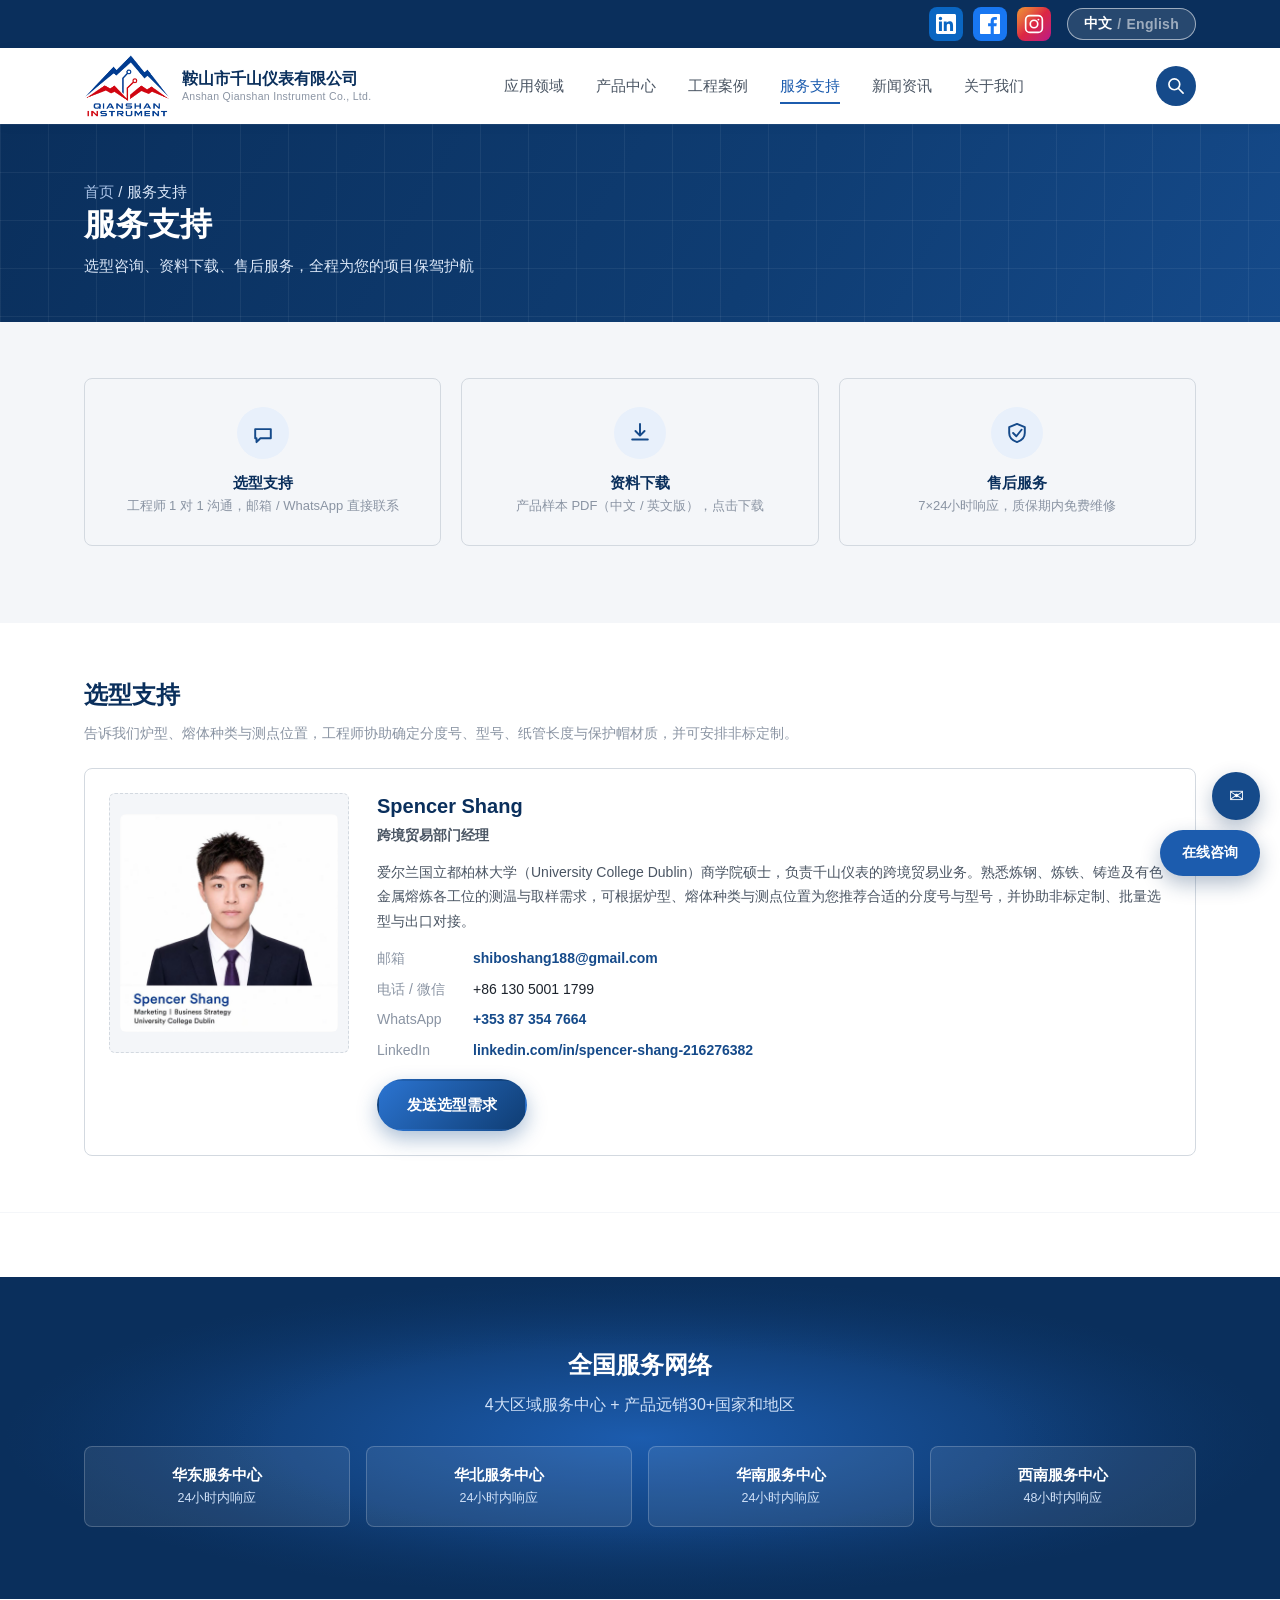
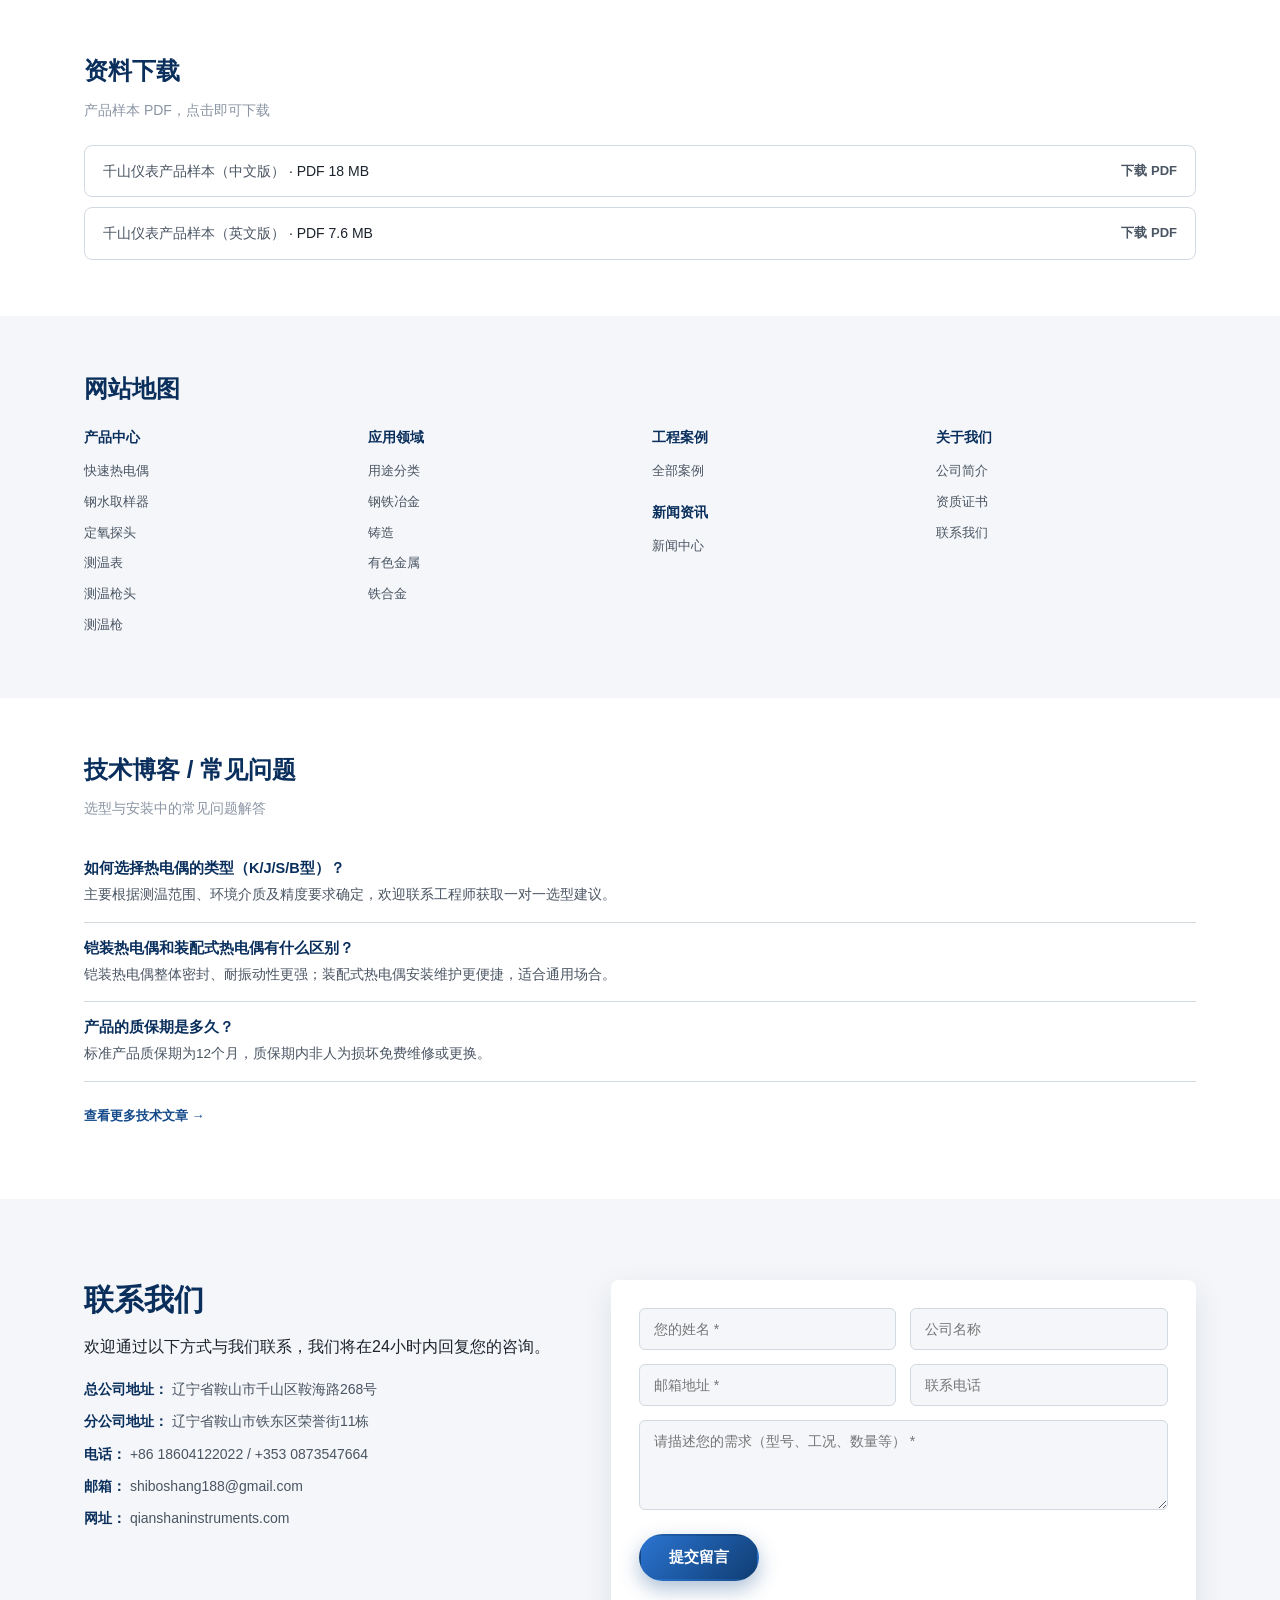
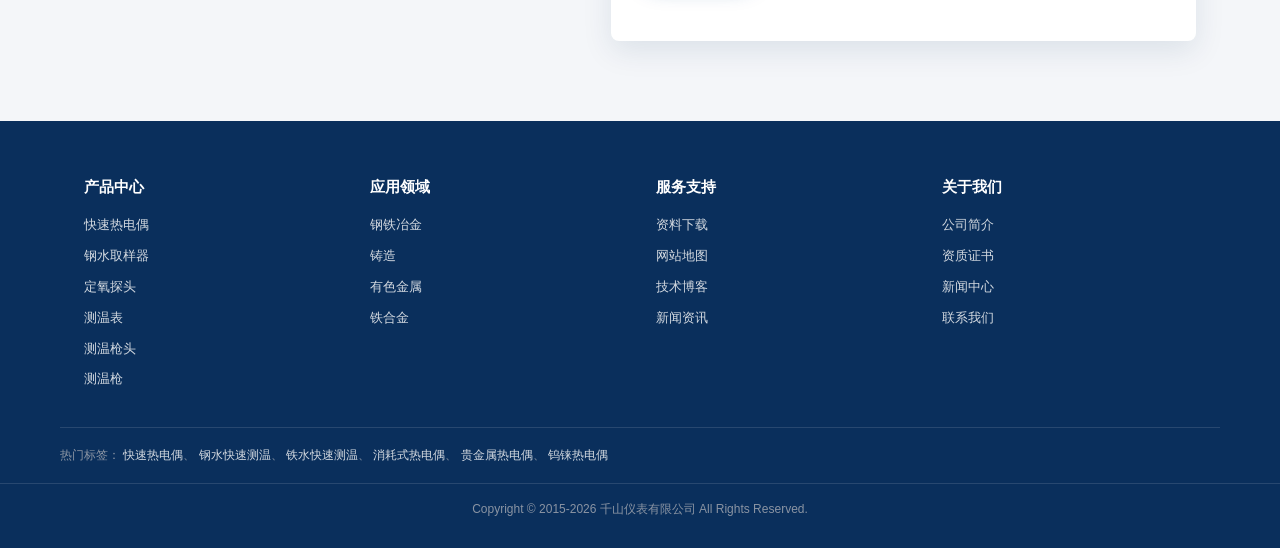
<file: service.html>
<!DOCTYPE html>
<html lang="zh" class="lang-zh">
<head>
<meta charset="UTF-8">
<meta name="viewport" content="width=device-width, initial-scale=1.0">
<title>服务支持 | 千山仪表 QianShan Instrument</title>
<meta name="description" content="千山仪表服务支持：选型咨询、资料下载、售后服务、网站地图与在线联系方式。">
<link rel="stylesheet" href="css/style.css">
</head>
<body>

<div class="topbar">
  <div class="container topbar-inner">
    <div class="topbar-social">
      <a href="https://www.linkedin.com/in/spencer-shang-216276382" target="_blank" rel="noopener noreferrer" aria-label="LinkedIn" class="social-icon social-icon--linkedin">
        <svg viewBox="0 0 24 24"><path d="M20.447 20.452h-3.554v-5.569c0-1.328-.027-3.037-1.852-3.037-1.853 0-2.136 1.445-2.136 2.939v5.667H9.351V9h3.414v1.561h.046c.477-.9 1.637-1.85 3.37-1.85 3.601 0 4.267 2.37 4.267 5.455v6.286zM5.337 7.433c-1.144 0-2.063-.926-2.063-2.065 0-1.138.92-2.063 2.063-2.063 1.14 0 2.064.925 2.064 2.063 0 1.139-.925 2.065-2.064 2.065zm1.782 13.019H3.555V9h3.564v11.452zM22.225 0H1.771C.792 0 0 .774 0 1.729v20.542C0 23.227.792 24 1.771 24h20.451C23.2 24 24 23.227 24 22.271V1.729C24 .774 23.2 0 22.222 0h.003z"/></svg>
      </a>
      <a href="https://www.facebook.com/share/1HGcUnLSDd/?mibextid=wwXIfr" target="_blank" rel="noopener noreferrer" aria-label="Facebook" class="social-icon social-icon--facebook">
        <svg viewBox="0 0 24 24"><path d="M22.675 0h-21.35C.595 0 0 .592 0 1.32v21.359C0 23.408.595 24 1.325 24h11.495v-9.294H9.692v-3.622h3.128V8.413c0-3.1 1.893-4.788 4.659-4.788 1.325 0 2.463.099 2.795.143v3.24l-1.918.001c-1.504 0-1.795.715-1.795 1.763v2.313h3.587l-.467 3.622h-3.12V24h6.116C23.406 24 24 23.408 24 22.679V1.32C24 .592 23.406 0 22.675 0z"/></svg>
      </a>
      <a href="https://www.instagram.com/qianshaninstrument" target="_blank" rel="noopener noreferrer" aria-label="Instagram" class="social-icon social-icon--instagram">
        <svg viewBox="0 0 24 24"><rect x="2" y="2" width="20" height="20" rx="5" fill="none"/><circle cx="12" cy="12" r="4.5" fill="none"/><circle cx="17.3" cy="6.7" r="1.15" fill="#fff" stroke="none"/></svg>
      </a>
    </div>
    <button id="langToggle" class="lang-toggle" type="button" aria-label="Switch language / 切换语言">
      <span class="lang-toggle__zh">中文</span><span class="lang-toggle__sep">/</span><span class="lang-toggle__en">English</span>
    </button>
  </div>
</div>

<header class="header" id="header">
  <div class="container header-inner">
    <a href="index.html" class="logo">
      <img src="images/logo-icon.png" alt="QianShan Instrument logo" class="logo-mark-img">
      <span class="logo-text">
        <strong>鞍山市千山仪表有限公司</strong>
        <small>Anshan Qianshan Instrument Co., Ltd.</small>
      </span>
    </a>

    <nav class="nav" id="mainNav">

      <div class="nav-item has-mega" data-mega="solutions">
        <a href="solutions.html"><span class="zh">应用领域</span><span class="en">Applications</span></a>
        <div class="mega-panel">
          <div class="container mega-inner">
            <ul class="mega-categories">
              <li class="is-active" data-cat="uses"><span class="zh">用途分类</span><span class="en">By Application</span></li>
              <li data-cat="steel"><span class="zh">钢铁冶金</span><span class="en">Iron &amp; Steel</span></li>
              <li data-cat="foundry"><span class="zh">铸造</span><span class="en">Foundry</span></li>
              <li data-cat="nonferrous"><span class="zh">有色金属</span><span class="en">Non-Ferrous</span></li>
              <li data-cat="ferroalloy"><span class="zh">铁合金</span><span class="en">Ferroalloy</span></li>
            </ul>
            <ul class="mega-sublist is-shown" data-panel="uses">
              <li><a href="solutions.html#uses"><span class="zh">出钢 / 出铁温度判定</span><span class="en">Tapping Temperature Check</span></a></li>
              <li><a href="solutions.html#uses"><span class="zh">精炼过程控温</span><span class="en">Refining Control</span></a></li>
              <li><a href="solutions.html#uses"><span class="zh">连铸浇注控温</span><span class="en">Continuous Casting Control</span></a></li>
              <li><a href="solutions.html#uses"><span class="zh">熔炼配料控温</span><span class="en">Melting &amp; Charge Control</span></a></li>
            </ul>
            <ul class="mega-sublist" data-panel="steel">
              <li><a href="solutions.html#steel"><span class="zh">转炉炼钢</span><span class="en">BOF Steelmaking</span></a></li>
              <li><a href="solutions.html#steel"><span class="zh">电炉炼钢</span><span class="en">EAF Steelmaking</span></a></li>
              <li><a href="solutions.html#steel"><span class="zh">炉外精炼</span><span class="en">Secondary Refining</span></a></li>
              <li><a href="solutions.html#steel"><span class="zh">高炉炼铁 / 连铸</span><span class="en">Ironmaking / Casting</span></a></li>
            </ul>
            <ul class="mega-sublist" data-panel="foundry">
              <li><a href="solutions.html#foundry"><span class="zh">熔炼炉测温</span><span class="en">Melting Furnace</span></a></li>
              <li><a href="solutions.html#foundry"><span class="zh">浇包测温</span><span class="en">Pouring Ladle</span></a></li>
              <li><a href="solutions.html#foundry"><span class="zh">球化 / 孕育处理</span><span class="en">Treatment Station</span></a></li>
            </ul>
            <ul class="mega-sublist" data-panel="nonferrous">
              <li><a href="solutions.html#nonferrous"><span class="zh">铜冶炼</span><span class="en">Copper Smelting</span></a></li>
              <li><a href="solutions.html#nonferrous"><span class="zh">铝熔炼</span><span class="en">Aluminium Melting</span></a></li>
              <li><a href="solutions.html#nonferrous"><span class="zh">铅锌冶炼</span><span class="en">Lead &amp; Zinc</span></a></li>
            </ul>
            <ul class="mega-sublist" data-panel="ferroalloy">
              <li><a href="solutions.html#ferroalloy"><span class="zh">矿热炉出炉测温</span><span class="en">SAF Tapping</span></a></li>
              <li><a href="solutions.html#ferroalloy"><span class="zh">精炼 / 浇注测温</span><span class="en">Refining &amp; Casting</span></a></li>
            </ul>
            <div class="mega-preview">
              <div class="mega-preview-item is-shown" data-panel="uses">
                <div class="mega-preview-visual"><svg viewBox="0 0 120 120"><use href="#icon-fast"></use></svg></div>
                <h4><span class="zh">用途分类</span><span class="en">By Application</span></h4>
                <p><span class="zh">一次性偶头浸入熔体，3~5 秒读取温度，用于关键工艺节点的温度判定</span><span class="en">A consumable tip is dipped into the melt for a 3–5s reading at key process points</span></p>
              </div>
              <div class="mega-preview-item" data-panel="steel">
                <div class="mega-preview-visual"><svg viewBox="0 0 120 120"><use href="#icon-fast"></use></svg></div>
                <h4><span class="zh">钢铁冶金</span><span class="en">Iron &amp; Steel</span></h4>
                <p><span class="zh">高炉、转炉、电炉、精炼到连铸，全流程钢水铁水快速判温</span><span class="en">Rapid readings across ironmaking, BOF/EAF steelmaking, refining and casting</span></p>
              </div>
              <div class="mega-preview-item" data-panel="foundry">
                <div class="mega-preview-visual"><svg viewBox="0 0 120 120"><use href="#icon-fast"></use></svg></div>
                <h4><span class="zh">铸造</span><span class="en">Foundry &amp; Casting</span></h4>
                <p><span class="zh">熔炼、处理与浇注前快速判温，稳定铸件质量、减少废品</span><span class="en">Quick readings during melting, treatment and before pouring to cut scrap</span></p>
              </div>
              <div class="mega-preview-item" data-panel="nonferrous">
                <div class="mega-preview-visual"><svg viewBox="0 0 120 120"><use href="#icon-fast"></use></svg></div>
                <h4><span class="zh">有色金属</span><span class="en">Non-Ferrous Metals</span></h4>
                <p><span class="zh">铜、铝、铅、锌等熔炼与精炼过程温度控制</span><span class="en">Temperature control during copper, aluminium, lead and zinc processing</span></p>
              </div>
              <div class="mega-preview-item" data-panel="ferroalloy">
                <div class="mega-preview-visual"><svg viewBox="0 0 120 120"><use href="#icon-fast"></use></svg></div>
                <h4><span class="zh">铁合金</span><span class="en">Ferroalloy</span></h4>
                <p><span class="zh">矿热炉、精炼炉硅铁锰铁铬铁等超高温合金液测温</span><span class="en">Ultra-high-temp readings on FeSi, FeMn and FeCr melts</span></p>
              </div>
            </div>
          </div>
        </div>
      </div>

      <div class="nav-item has-mega" data-mega="products">
        <a href="products.html"><span class="zh">产品中心</span><span class="en">Products</span></a>
        <div class="mega-panel">
          <div class="container mega-inner">
            <ul class="mega-categories">
              <li class="is-active" data-cat="tc"><span class="zh">快速热电偶</span><span class="en">Fast-Response TC</span></li>
              <li data-cat="sampler"><span class="zh">钢水取样器</span><span class="en">Steel Sampler</span></li>
              <li data-cat="oxygen"><span class="zh">定氧探头</span><span class="en">Oxygen Probe</span></li>
              <li data-cat="indicator"><span class="zh">测温表</span><span class="en">Indicator</span></li>
              <li data-cat="lancehead"><span class="zh">测温枪头</span><span class="en">Lance Head</span></li>
              <li data-cat="lance"><span class="zh">测温枪</span><span class="en">Measuring Lance</span></li>
            </ul>

            <ul class="mega-sublist is-shown" data-panel="tc">
              <li class="mega-sub-group">
                <a class="mega-sub-head" href="products.html#ks"><span class="zh">S 分度号（铂铑10-铂）</span><span class="en">Type S (Pt-10%Rh/Pt)</span></a>
                <span class="mega-sub-models"><a href="products.html#ks">KS-602</a><a href="products.html#ks">KS-604</a></span>
              </li>
              <li class="mega-sub-group">
                <a class="mega-sub-head" href="products.html#kr"><span class="zh">R 分度号（铂铑13-铂）</span><span class="en">Type R (Pt-13%Rh/Pt)</span></a>
                <span class="mega-sub-models"><a href="products.html#kr">KR-602</a><a href="products.html#kr">KR-604</a><a href="products.html#kr">HR</a><a href="products.html#kr">OR</a></span>
              </li>
              <li class="mega-sub-group">
                <a class="mega-sub-head" href="products.html#kb"><span class="zh">B 分度号（铂铑30-铂铑6）</span><span class="en">Type B (Pt-30%Rh/Pt-6%Rh)</span></a>
                <span class="mega-sub-models"><a href="products.html#kb">KB-602</a><a href="products.html#kb">KB-604</a></span>
              </li>
              <li class="mega-sub-group">
                <a class="mega-sub-head" href="products.html#kw"><span class="zh">W 分度号（钨铼3-钨铼25）</span><span class="en">Type W (WRe3–WRe25)</span></a>
                <span class="mega-sub-models"><a href="products.html#kw">KW-602</a><a href="products.html#kw">KW-604</a></span>
              </li>
            </ul>
            <ul class="mega-sublist" data-panel="sampler">
              <li><a href="products.html#sampler"><span class="zh">圆饼取样器</span><span class="en">Disc (Pancake) Sampler</span></a></li>
              <li><a href="products.html#sampler"><span class="zh">双厚度取样器</span><span class="en">Dual-Thickness Sampler</span></a></li>
            </ul>
            <ul class="mega-sublist" data-panel="oxygen">
              <li><a href="products.html#oxygen"><span class="zh">高氧型定氧探头</span><span class="en">High-Oxygen Type</span></a></li>
              <li><a href="products.html#oxygen"><span class="zh">低氧型定氧探头</span><span class="en">Low-Oxygen Type</span></a></li>
            </ul>
            <ul class="mega-sublist" data-panel="indicator">
              <li><a href="products.html#indicator"><span class="zh">便携式测温表</span><span class="en">Portable Indicator</span></a></li>
              <li><a href="products.html#indicator"><span class="zh">盘装式测温表</span><span class="en">Panel-Mount Indicator</span></a></li>
            </ul>
            <ul class="mega-sublist" data-panel="lancehead">
              <li><a href="products.html#lancehead"><span class="zh">标准枪头</span><span class="en">Standard Head</span></a></li>
              <li><a href="products.html#lancehead"><span class="zh">加强枪头</span><span class="en">Reinforced Head</span></a></li>
            </ul>
            <ul class="mega-sublist" data-panel="lance">
              <li><a href="products.html#lance"><span class="zh">手动测温枪（1.5~3 m）</span><span class="en">Manual Lance (1.5–3 m)</span></a></li>
              <li><a href="products.html#lance"><span class="zh">长杆测温枪（3~6 m）</span><span class="en">Long Lance (3–6 m)</span></a></li>
            </ul>

            <div class="mega-preview">
              <div class="mega-preview-item is-shown" data-panel="tc">
                <div class="mega-preview-visual"><svg viewBox="0 0 120 120"><use href="#icon-fast"></use></svg></div>
                <h4><span class="zh">快速热电偶</span><span class="en">Fast-Response Thermocouple</span></h4>
                <p><span class="zh">S / R / B / W 四种分度号消耗式快速热电偶，3~5 秒完成钢水、铁水快速测温</span><span class="en">Consumable Type S / R / B / W thermocouples — 3–5s molten steel and iron readings</span></p>
              </div>
              <div class="mega-preview-item" data-panel="sampler">
                <div class="mega-preview-visual"><svg viewBox="0 0 120 120"><use href="#icon-fast"></use></svg></div>
                <h4><span class="zh">钢水取样器</span><span class="en">Molten Steel Sampler</span></h4>
                <p><span class="zh">快速取出成型钢样供光谱分析，取成率约 98%，样品饱满无气孔</span><span class="en">Takes a solidified sample for OES analysis, ~98% success rate, pore-free</span></p>
              </div>
              <div class="mega-preview-item" data-panel="oxygen">
                <div class="mega-preview-visual"><svg viewBox="0 0 120 120"><use href="#icon-fast"></use></svg></div>
                <h4><span class="zh">定氧探头</span><span class="en">Oxygen Probe</span></h4>
                <p><span class="zh">氧化锆固体电解质测量钢水溶解氧活度，可与测温合为一体</span><span class="en">Zirconia cell measures dissolved-oxygen activity; available combined with temperature</span></p>
              </div>
              <div class="mega-preview-item" data-panel="indicator">
                <div class="mega-preview-visual"><svg viewBox="0 0 120 120"><use href="#icon-fast"></use></svg></div>
                <h4><span class="zh">测温表</span><span class="en">Temperature Indicator</span></h4>
                <p><span class="zh">快速热电偶的二次显示仪表，数字显示、峰值保持，便携或盘装</span><span class="en">Secondary readout with digital display and peak hold — portable or panel-mount</span></p>
              </div>
              <div class="mega-preview-item" data-panel="lancehead">
                <div class="mega-preview-visual"><svg viewBox="0 0 120 120"><use href="#icon-fast"></use></svg></div>
                <h4><span class="zh">测温枪头</span><span class="en">Lance Head</span></h4>
                <p><span class="zh">测温枪前端的连接偶头，内含补偿触点，用于插接消耗式偶头 / 取样器</span><span class="en">Contact head at the lance tip with compensating contacts for consumable probes</span></p>
              </div>
              <div class="mega-preview-item" data-panel="lance">
                <div class="mega-preview-visual"><svg viewBox="0 0 120 120"><use href="#icon-fast"></use></svg></div>
                <h4><span class="zh">测温枪</span><span class="en">Measuring Lance</span></h4>
                <p><span class="zh">操作人员手持的测温长杆，含手柄、补偿电缆与枪头，长度可选配</span><span class="en">Hand-held lance with handle, compensating cable and head; length to suit the furnace</span></p>
              </div>
            </div>
          </div>
        </div>
      </div>

      <div class="nav-item has-simple" data-simple="showcase">
        <a href="showcase.html"><span class="zh">工程案例</span><span class="en">Showcase</span></a>
        <div class="simple-panel">
          <div class="container">
            <div class="simple-links">
              <a href="showcase.html#power"><span class="zh">转炉炼钢案例</span><span class="en">BOF Steelmaking</span></a>
              <a href="showcase.html#metallurgy"><span class="zh">高炉炼铁案例</span><span class="en">Blast-Furnace Ironmaking</span></a>
              <a href="showcase.html#petrochem"><span class="zh">电炉炼钢案例</span><span class="en">EAF Steelmaking</span></a>
              <a href="showcase.html#cement"><span class="zh">连铸案例</span><span class="en">Continuous Casting</span></a>
              <a href="showcase.html#glass"><span class="zh">有色金属案例</span><span class="en">Non-Ferrous Metals</span></a>
            </div>
          </div>
        </div>
      </div>
      <div class="nav-item has-simple" data-simple="service">
        <a href="service.html" class="is-current"><span class="zh">服务支持</span><span class="en">Service&amp;Support</span></a>
        <div class="simple-panel">
          <div class="container">
            <div class="icon-links">
              <a href="service.html#selection">
                <span class="icon-links-icon"><svg viewBox="0 0 40 40"><path d="M8 14 h24 v14 h-16 l-6 6 v-6 h-2 z" fill="none" stroke-linejoin="round"/></svg></span>
                <span class="zh">选型支持</span><span class="en">Selection Support</span>
              </a>
              <a href="service.html#downloads">
                <span class="icon-links-icon"><svg viewBox="0 0 40 40"><path d="M20 6 v18 M13 17 l7 7 l7-7 M8 30 h24" fill="none" stroke-linecap="round" stroke-linejoin="round"/></svg></span>
                <span class="zh">资料下载</span><span class="en">Downloads</span>
              </a>
              <a href="service.html#contact">
                <span class="icon-links-icon"><svg viewBox="0 0 40 40"><rect x="5" y="10" width="30" height="20" rx="2" fill="none"/><path d="M5 12 l15 10 l15-10" fill="none" stroke-linecap="round" stroke-linejoin="round"/></svg></span>
                <span class="zh">联系我们</span><span class="en">Contact Us</span>
              </a>
            </div>
          </div>
        </div>
      </div>
      <div class="nav-item has-simple" data-simple="news">
        <a href="news.html"><span class="zh">新闻资讯</span><span class="en">News</span></a>
        <div class="simple-panel">
          <div class="container">
            <div class="simple-links">
              <a href="news.html"><span class="zh">公司新闻</span><span class="en">Company News</span></a>
              <a href="news.html"><span class="zh">展会动态</span><span class="en">Exhibitions</span></a>
              <a href="news.html"><span class="zh">案例分享</span><span class="en">Case Sharing</span></a>
            </div>
          </div>
        </div>
      </div>
      <div class="nav-item has-simple" data-simple="about">
        <a href="about.html"><span class="zh">关于我们</span><span class="en">About Us</span></a>
        <div class="simple-panel">
          <div class="container">
            <div class="simple-links">
              <a href="about.html"><span class="zh">公司简介</span><span class="en">Company Profile</span></a>
              <a href="about.html#advantages"><span class="zh">企业优势</span><span class="en">Why QianShan</span></a>
              <a href="about.html#certificates"><span class="zh">资质证书</span><span class="en">Certificates</span></a>
              <a href="service.html#contact"><span class="zh">联系我们</span><span class="en">Contact Us</span></a>
            </div>
          </div>
        </div>
      </div>
    </nav>

    <button id="searchToggle" class="search-toggle" aria-label="Search" type="button">
      <svg viewBox="0 0 24 24"><circle cx="10" cy="10" r="6.5" fill="none" stroke="currentColor" stroke-width="2"/><line x1="15" y1="15" x2="20.5" y2="20.5" stroke="currentColor" stroke-width="2" stroke-linecap="round"/></svg>
    </button>

    <button id="menuToggle" class="menu-toggle" aria-label="Menu">
      <span></span><span></span><span></span>
    </button>
  </div>
</header>

<div class="search-panel" id="searchPanel">
  <div class="container">
    <div class="search-box">
      <input type="text" id="searchInput" data-zh-placeholder="搜索产品、方案、页面..." data-en-placeholder="Search products, solutions, pages..." autocomplete="off">
      <button id="searchClose" type="button" aria-label="Close">&times;</button>
    </div>
    <div class="search-results" id="searchResults"></div>
  </div>
</div>

<svg width="0" height="0" style="position:absolute" aria-hidden="true">
  <defs>
    <g id="icon-armored"><rect x="15" y="52" width="70" height="16" rx="4"/><rect x="85" y="48" width="20" height="24" rx="3"/><circle cx="105" cy="60" r="6"/></g>
    <g id="icon-assembly"><rect x="20" y="54" width="55" height="12" rx="3"/><polygon points="75,40 95,60 75,80"/><rect x="10" y="48" width="10" height="24" rx="2"/></g>
    <g id="icon-rtd"><circle cx="60" cy="60" r="34" fill="none" stroke-width="6"/><path d="M60 40 v40 M45 60 h30" stroke-width="6" fill="none"/></g>
    <g id="icon-transmitter"><rect x="30" y="30" width="60" height="40" rx="6"/><rect x="45" y="70" width="30" height="18" rx="3"/><path d="M40 45 h40 M40 55 h40" stroke-width="4" fill="none"/></g>
    <g id="icon-hightemp"><path d="M60 20 c-14 20 -14 30 0 40 c14 -10 14 -20 0 -40 Z"/><rect x="52" y="55" width="16" height="35" rx="6"/><ellipse cx="60" cy="95" rx="18" ry="8"/></g>
    <g id="icon-thermowell"><rect x="50" y="18" width="20" height="60" rx="4"/><polygon points="50,78 70,78 60,100"/><rect x="42" y="12" width="36" height="10" rx="3"/></g>
    <g id="icon-fast"><path d="M26 96 L90 32" stroke-linecap="round"/><path d="M90 32 L104 18" stroke-linecap="round"/><circle cx="26" cy="96" r="9"/><path d="M72 14 L58 40 L74 40 L60 66" stroke-linejoin="round" stroke-linecap="round"/></g>
  </defs>
</svg>

<section class="page-hero">
  <div class="container">
    <p class="breadcrumb"><a href="index.html"><span class="zh">首页</span><span class="en">Home</span></a> / <span class="zh">服务支持</span><span class="en">Service &amp; Support</span></p>
    <h1><span class="zh">服务支持</span><span class="en">Service &amp; Support</span></h1>
    <p class="zh">选型咨询、资料下载、售后服务，全程为您的项目保驾护航</p>
    <p class="en">Selection consulting, downloads, and after-sales support throughout your project</p>
  </div>
</section>

<section class="detail-section">
  <div class="container">
    <div class="service-icons">
      <a class="service-icon-card" href="#selection">
        <div class="icon-circle"><svg viewBox="0 0 40 40"><path d="M8 14 h24 v14 h-16 l-6 6 v-6 h-2 z" fill="none" stroke-linejoin="round"/></svg></div>
        <h4><span class="zh">选型支持</span><span class="en">Selection Support</span></h4>
        <p class="zh">工程师 1 对 1 沟通，邮箱 / WhatsApp 直接联系</p>
        <p class="en">1-on-1 engineering support — reach us by email / WhatsApp</p>
      </a>
      <a class="service-icon-card" href="#downloads">
        <div class="icon-circle"><svg viewBox="0 0 40 40"><path d="M20 6 v18 M13 17 l7 7 l7-7 M8 30 h24" fill="none" stroke-linecap="round" stroke-linejoin="round"/></svg></div>
        <h4><span class="zh">资料下载</span><span class="en">Downloads</span></h4>
        <p class="zh">产品样本 PDF（中文 / 英文版），点击下载</p>
        <p class="en">Product catalogue PDF (Chinese / English) — click to download</p>
      </a>
      <div class="service-icon-card">
        <div class="icon-circle"><svg viewBox="0 0 40 40"><path d="M20 6 l12 5 v9 c0 8-6 12-12 14 c-6-2-12-6-12-14 v-9 z M14 20 l5 5 l8-10" fill="none" stroke-linecap="round" stroke-linejoin="round"/></svg></div>
        <h4><span class="zh">售后服务</span><span class="en">After-Sales Service</span></h4>
        <p class="zh">7×24小时响应，质保期内免费维修</p>
        <p class="en">24/7 response with free repair during the warranty period</p>
      </div>
    </div>
  </div>
</section>

<section class="detail-section" id="selection">
  <div class="container">
    <div class="detail-head">
      <h2><span class="zh">选型支持</span><span class="en">Selection Support</span></h2>
      <p class="zh">告诉我们炉型、熔体种类与测点位置，工程师协助确定分度号、型号、纸管长度与保护帽材质，并可安排非标定制。</p>
      <p class="en">Tell us your furnace type, melt and measurement point — our engineer helps confirm the type code, model, paper-tube length and cap material, and can arrange custom specs.</p>
    </div>

    <div class="engineer-card">
      <div class="engineer-photo"><img src="images/team/spencer-shang.jpg" alt="Spencer Shang" onerror="this.remove()"><span class="zh">工程师照片位<br>（保存为 images/team/spencer-shang.jpg）</span><span class="en">Save photo as images/team/spencer-shang.jpg</span></div>
      <div class="engineer-info">
        <h3>Spencer Shang</h3>
        <p class="engineer-title zh">跨境贸易部门经理</p>
        <p class="engineer-title en">Cross-Border Trade Manager</p>
        <p class="zh">爱尔兰国立都柏林大学（University College Dublin）商学院硕士，负责千山仪表的跨境贸易业务。熟悉炼钢、炼铁、铸造及有色金属熔炼各工位的测温与取样需求，可根据炉型、熔体种类与测点位置为您推荐合适的分度号与型号，并协助非标定制、批量选型与出口对接。</p>
        <p class="en">Master's from the School of Business, University College Dublin (Ireland); leads QianShan Instrument's cross-border trade. Familiar with temperature and sampling needs across steelmaking, ironmaking, foundry and non-ferrous smelting; recommends the right type code and model by furnace, melt and measurement point, and assists with custom specs, bulk selection and export coordination.</p>
        <ul class="engineer-contact">
          <li><span class="k"><span class="zh">邮箱</span><span class="en">Email</span></span><a href="mailto:shiboshang188@gmail.com">shiboshang188@gmail.com</a></li>
          <li><span class="k"><span class="zh">电话 / 微信</span><span class="en">Tel / WeChat</span></span><span>+86 130 5001 1799</span></li>
          <li><span class="k"><span class="zh">WhatsApp</span><span class="en">WhatsApp</span></span><a href="https://wa.me/353873547664" target="_blank" rel="noopener noreferrer">+353 87 354 7664</a></li>
          <li><span class="k"><span class="zh">LinkedIn</span><span class="en">LinkedIn</span></span><a href="https://www.linkedin.com/in/spencer-shang-216276382" target="_blank" rel="noopener noreferrer">linkedin.com/in/spencer-shang-216276382</a></li>
        </ul>
        <a href="#contact" class="btn btn-primary"><span class="zh">发送选型需求</span><span class="en">Send Your Requirements</span></a>
      </div>
    </div>
  </div>
</section>

<section class="global-band" id="network">
  <div class="container global-inner">
    <h3><span class="zh">全国服务网络</span><span class="en">Nationwide Service Network</span></h3>
    <p class="zh">4大区域服务中心 + 产品远销30+国家和地区</p>
    <p class="en">4 regional service centers, exporting to 30+ countries and regions</p>
    <div class="network-grid">
      <div class="network-card"><h4><span class="zh">华东服务中心</span><span class="en">East China</span></h4><p class="zh">24小时内响应</p><p class="en">24-hour response</p></div>
      <div class="network-card"><h4><span class="zh">华北服务中心</span><span class="en">North China</span></h4><p class="zh">24小时内响应</p><p class="en">24-hour response</p></div>
      <div class="network-card"><h4><span class="zh">华南服务中心</span><span class="en">South China</span></h4><p class="zh">24小时内响应</p><p class="en">24-hour response</p></div>
      <div class="network-card"><h4><span class="zh">西南服务中心</span><span class="en">Southwest China</span></h4><p class="zh">48小时内响应</p><p class="en">48-hour response</p></div>
    </div>
  </div>
</section>

<section class="detail-section" id="downloads">
  <div class="container">
    <div class="detail-head">
      <h2><span class="zh">资料下载</span><span class="en">Downloads</span></h2>
      <p class="zh">产品样本 PDF，点击即可下载</p>
      <p class="en">Product catalogue PDFs — click to download</p>
    </div>
    <div class="download-list">
      <div class="download-item"><span><span class="zh">千山仪表产品样本（中文版）</span><span class="en">QianShan Instrument Product Catalogue (Chinese)</span> · PDF 18&nbsp;MB</span><a href="downloads/qianshan-catalogue-zh.pdf" class="dl-btn" download><span class="zh">下载 PDF</span><span class="en">Download PDF</span></a></div>
      <div class="download-item"><span><span class="zh">千山仪表产品样本（英文版）</span><span class="en">QianShan Instrument Product Catalogue (English)</span> · PDF 7.6&nbsp;MB</span><a href="downloads/qianshan-catalogue-en.pdf" class="dl-btn" download><span class="zh">下载 PDF</span><span class="en">Download PDF</span></a></div>
    </div>
  </div>
</section>

<section class="detail-section" id="sitemap">
  <div class="container">
    <div class="detail-head">
      <h2><span class="zh">网站地图</span><span class="en">Sitemap</span></h2>
    </div>
    <div class="sitemap-columns">
      <div>
        <h4><span class="zh">产品中心</span><span class="en">Products</span></h4>
        <a href="products.html#ks"><span class="zh">快速热电偶</span><span class="en">Fast-Response TC</span></a>
        <a href="products.html#sampler"><span class="zh">钢水取样器</span><span class="en">Steel Sampler</span></a>
        <a href="products.html#oxygen"><span class="zh">定氧探头</span><span class="en">Oxygen Probe</span></a>
        <a href="products.html#indicator"><span class="zh">测温表</span><span class="en">Indicator</span></a>
        <a href="products.html#lancehead"><span class="zh">测温枪头</span><span class="en">Lance Head</span></a>
        <a href="products.html#lance"><span class="zh">测温枪</span><span class="en">Measuring Lance</span></a>
      </div>
      <div>
        <h4><span class="zh">应用领域</span><span class="en">Applications</span></h4>
        <a href="solutions.html#uses"><span class="zh">用途分类</span><span class="en">By Application</span></a>
        <a href="solutions.html#steel"><span class="zh">钢铁冶金</span><span class="en">Iron &amp; Steel</span></a>
        <a href="solutions.html#foundry"><span class="zh">铸造</span><span class="en">Foundry</span></a>
        <a href="solutions.html#nonferrous"><span class="zh">有色金属</span><span class="en">Non-Ferrous</span></a>
        <a href="solutions.html#ferroalloy"><span class="zh">铁合金</span><span class="en">Ferroalloy</span></a>
      </div>
      <div>
        <h4><span class="zh">工程案例</span><span class="en">Showcase</span></h4>
        <a href="showcase.html"><span class="zh">全部案例</span><span class="en">All Projects</span></a>
        <h4 style="margin-top:16px;"><span class="zh">新闻资讯</span><span class="en">News</span></h4>
        <a href="news.html"><span class="zh">新闻中心</span><span class="en">News Center</span></a>
      </div>
      <div>
        <h4><span class="zh">关于我们</span><span class="en">About Us</span></h4>
        <a href="about.html"><span class="zh">公司简介</span><span class="en">Profile</span></a>
        <a href="about.html#certificates"><span class="zh">资质证书</span><span class="en">Certificates</span></a>
        <a href="service.html#contact"><span class="zh">联系我们</span><span class="en">Contact</span></a>
      </div>
    </div>
  </div>
</section>

<section class="detail-section" id="blog">
  <div class="container">
    <div class="detail-head">
      <h2><span class="zh">技术博客 / 常见问题</span><span class="en">Technical Blog / FAQ</span></h2>
      <p class="zh">选型与安装中的常见问题解答</p>
      <p class="en">Answers to common selection and installation questions</p>
    </div>
    <div class="faq-item">
      <h4><span class="zh">如何选择热电偶的类型（K/J/S/B型）？</span><span class="en">How do I choose a thermocouple type (K/J/S/B)?</span></h4>
      <p class="zh">主要根据测温范围、环境介质及精度要求确定，欢迎联系工程师获取一对一选型建议。</p>
      <p class="en">Selection depends on temperature range, process media, and required accuracy — contact our engineers for 1-on-1 guidance.</p>
    </div>
    <div class="faq-item">
      <h4><span class="zh">铠装热电偶和装配式热电偶有什么区别？</span><span class="en">Armored vs. assembly thermocouples — what's the difference?</span></h4>
      <p class="zh">铠装热电偶整体密封、耐振动性更强；装配式热电偶安装维护更便捷，适合通用场合。</p>
      <p class="en">Armored types are fully sealed and more vibration-resistant; assembly types are easier to install/maintain for general use.</p>
    </div>
    <div class="faq-item">
      <h4><span class="zh">产品的质保期是多久？</span><span class="en">What's the warranty period?</span></h4>
      <p class="zh">标准产品质保期为12个月，质保期内非人为损坏免费维修或更换。</p>
      <p class="en">Standard products carry a 12-month warranty covering free repair or replacement for non-user-caused defects.</p>
    </div>
    <p style="margin-top:20px;"><a href="news.html" class="read-more"><span class="zh">查看更多技术文章 →</span><span class="en">See more technical articles →</span></a></p>
  </div>
</section>

<!-- ===== Contact ===== -->
<section class="section contact" id="contact">
  <div class="container contact-grid">
    <div class="contact-info">
      <h2 class="section-title"><span class="zh">联系我们</span><span class="en">Contact Us</span></h2>
      <p class="zh">欢迎通过以下方式与我们联系，我们将在24小时内回复您的咨询。</p>
      <p class="en">Feel free to reach us through any of the channels below — we'll respond within 24 hours.</p>
      <ul class="contact-list">
        <li><strong class="zh">总公司地址：</strong><strong class="en">HQ Address:</strong> <span class="zh">辽宁省鞍山市千山区鞍海路268号</span><span class="en">No. 268 Anhai Road, Qianshan District, Anshan, Liaoning, China</span></li>
        <li><strong class="zh">分公司地址：</strong><strong class="en">Branch Address:</strong> <span class="zh">辽宁省鞍山市铁东区荣誉街11栋</span><span class="en">Building 11, Rongyu Street, Tiedong District, Anshan, Liaoning, China</span></li>
        <li><strong class="zh">电话：</strong><strong class="en">Tel:</strong> <span>+86 18604122022</span> / <span>+353 0873547664</span></li>
        <li><strong class="zh">邮箱：</strong><strong class="en">Email:</strong> <span>shiboshang188@gmail.com</span></li>
        <li><strong class="zh">网址：</strong><strong class="en">Website:</strong> <a href="https://qianshaninstruments.com/" target="_blank" rel="noopener">qianshaninstruments.com</a></li>
      </ul>
    </div>

    <form class="contact-form" id="contactForm">
      <div class="form-row">
        <input type="text" name="name" required data-zh-placeholder="您的姓名 *" data-en-placeholder="Your Name *">
        <input type="text" name="company" data-zh-placeholder="公司名称" data-en-placeholder="Company">
      </div>
      <div class="form-row">
        <input type="email" name="email" required data-zh-placeholder="邮箱地址 *" data-en-placeholder="Email Address *">
        <input type="tel" name="phone" data-zh-placeholder="联系电话" data-en-placeholder="Phone Number">
      </div>
      <textarea name="message" rows="4" required data-zh-placeholder="请描述您的需求（型号、工况、数量等） *" data-en-placeholder="Tell us your requirements (model, conditions, quantity, etc.) *"></textarea>
      <button type="submit" class="btn btn-primary"><span class="zh">提交留言</span><span class="en">Send Message</span></button>
      <p class="form-note" id="formNote"></p>
    </form>
  </div>
</section>

<footer class="footer">
  <div class="container footer-grid">
    <div class="footer-col">
      <h4><span class="zh">产品中心</span><span class="en">Products</span></h4>
      <a href="products.html#ks"><span class="zh">快速热电偶</span><span class="en">Fast-Response TC</span></a>
      <a href="products.html#sampler"><span class="zh">钢水取样器</span><span class="en">Steel Sampler</span></a>
      <a href="products.html#oxygen"><span class="zh">定氧探头</span><span class="en">Oxygen Probe</span></a>
      <a href="products.html#indicator"><span class="zh">测温表</span><span class="en">Indicator</span></a>
      <a href="products.html#lancehead"><span class="zh">测温枪头</span><span class="en">Lance Head</span></a>
      <a href="products.html#lance"><span class="zh">测温枪</span><span class="en">Measuring Lance</span></a>
    </div>
    <div class="footer-col">
      <h4><span class="zh">应用领域</span><span class="en">Applications</span></h4>
      <a href="solutions.html#steel"><span class="zh">钢铁冶金</span><span class="en">Iron &amp; Steel</span></a>
      <a href="solutions.html#foundry"><span class="zh">铸造</span><span class="en">Foundry</span></a>
      <a href="solutions.html#nonferrous"><span class="zh">有色金属</span><span class="en">Non-Ferrous</span></a>
      <a href="solutions.html#ferroalloy"><span class="zh">铁合金</span><span class="en">Ferroalloy</span></a>
    </div>
    <div class="footer-col">
      <h4><span class="zh">服务支持</span><span class="en">Service&amp;Support</span></h4>
      <a href="service.html#downloads"><span class="zh">资料下载</span><span class="en">Downloads</span></a>
      <a href="service.html#sitemap"><span class="zh">网站地图</span><span class="en">Sitemap</span></a>
      <a href="service.html#blog"><span class="zh">技术博客</span><span class="en">Blog</span></a>
      <a href="news.html"><span class="zh">新闻资讯</span><span class="en">News</span></a>
    </div>
    <div class="footer-col">
      <h4><span class="zh">关于我们</span><span class="en">About Us</span></h4>
      <a href="about.html"><span class="zh">公司简介</span><span class="en">Profile</span></a>
      <a href="about.html#certificates"><span class="zh">资质证书</span><span class="en">Certificates</span></a>
      <a href="news.html"><span class="zh">新闻中心</span><span class="en">News Center</span></a>
      <a href="service.html#contact"><span class="zh">联系我们</span><span class="en">Contact</span></a>
    </div>
  </div>

  <div class="container footer-tags">
    <span class="zh">热门标签：</span><span class="en">Hot Tags:</span>
    <a href="products.html#ks"><span class="zh">快速热电偶</span><span class="en">Fast-Response TC</span></a>
    <a href="products.html#kb"><span class="zh">钢水快速测温</span><span class="en">Molten Steel Sensing</span></a>
    <a href="products.html#kw"><span class="zh">铁水快速测温</span><span class="en">Molten Iron Sensing</span></a>
    <a href="products.html#ks"><span class="zh">消耗式热电偶</span><span class="en">Consumable-Tip TC</span></a>
    <a href="products.html#kr"><span class="zh">贵金属热电偶</span><span class="en">Precious-Metal TC</span></a>
    <a href="products.html#kw"><span class="zh">钨铼热电偶</span><span class="en">Tungsten-Rhenium TC</span></a>
  </div>

  <div class="footer-bottom">
    <p>Copyright &copy; 2015-2026 <span class="zh">千山仪表有限公司</span><span class="en">QianShan Instrument Co., Ltd.</span> All Rights Reserved.</p>
  </div>
</footer>

<div class="quote-widget" id="quoteWidget">
  <div class="quote-header">
    <span>&#9998; <span class="zh">索取免费报价</span><span class="en">Get a Free Quote</span></span>
    <button class="quote-close" id="quoteClose" aria-label="Close" type="button">&times;</button>
  </div>
  <div class="quote-body">
    <p class="zh">如果您在使用网站或产品过程中遇到任何问题，请留言或提出建议，我们将尽快回复！感谢您的关注！</p>
    <p class="en">If you run into any issue with our website or products, please leave a message or suggestion — we'll reply as soon as possible. Thank you for your interest!</p>
    <form id="quoteForm">
      <input type="email" name="email" required data-zh-placeholder="电子邮件" data-en-placeholder="Email">
      <input type="tel" name="phone" data-zh-placeholder="电话" data-en-placeholder="Phone">
      <textarea name="message" rows="4" data-zh-placeholder="信息" data-en-placeholder="Message"></textarea>
      <button type="submit" class="btn btn-primary quote-submit">&#10148; <span class="zh">发送消息</span><span class="en">Send Message</span></button>
      <p class="form-note" id="quoteNote"></p>
    </form>
  </div>
</div>

<div class="floating-buttons">
  <button id="quoteToggle" class="fab fab-mail" aria-label="Get a quote" type="button">&#9993;</button>
  <button type="button" id="chatToggle" class="fab fab-chat"><span class="zh">在线咨询</span><span class="en">Chat Now</span></button>
  <button id="backToTop" class="fab fab-top" aria-label="Back to top">&#8593;</button>
</div>

<script src="js/main.js"></script>
</body>
</html>
</file>
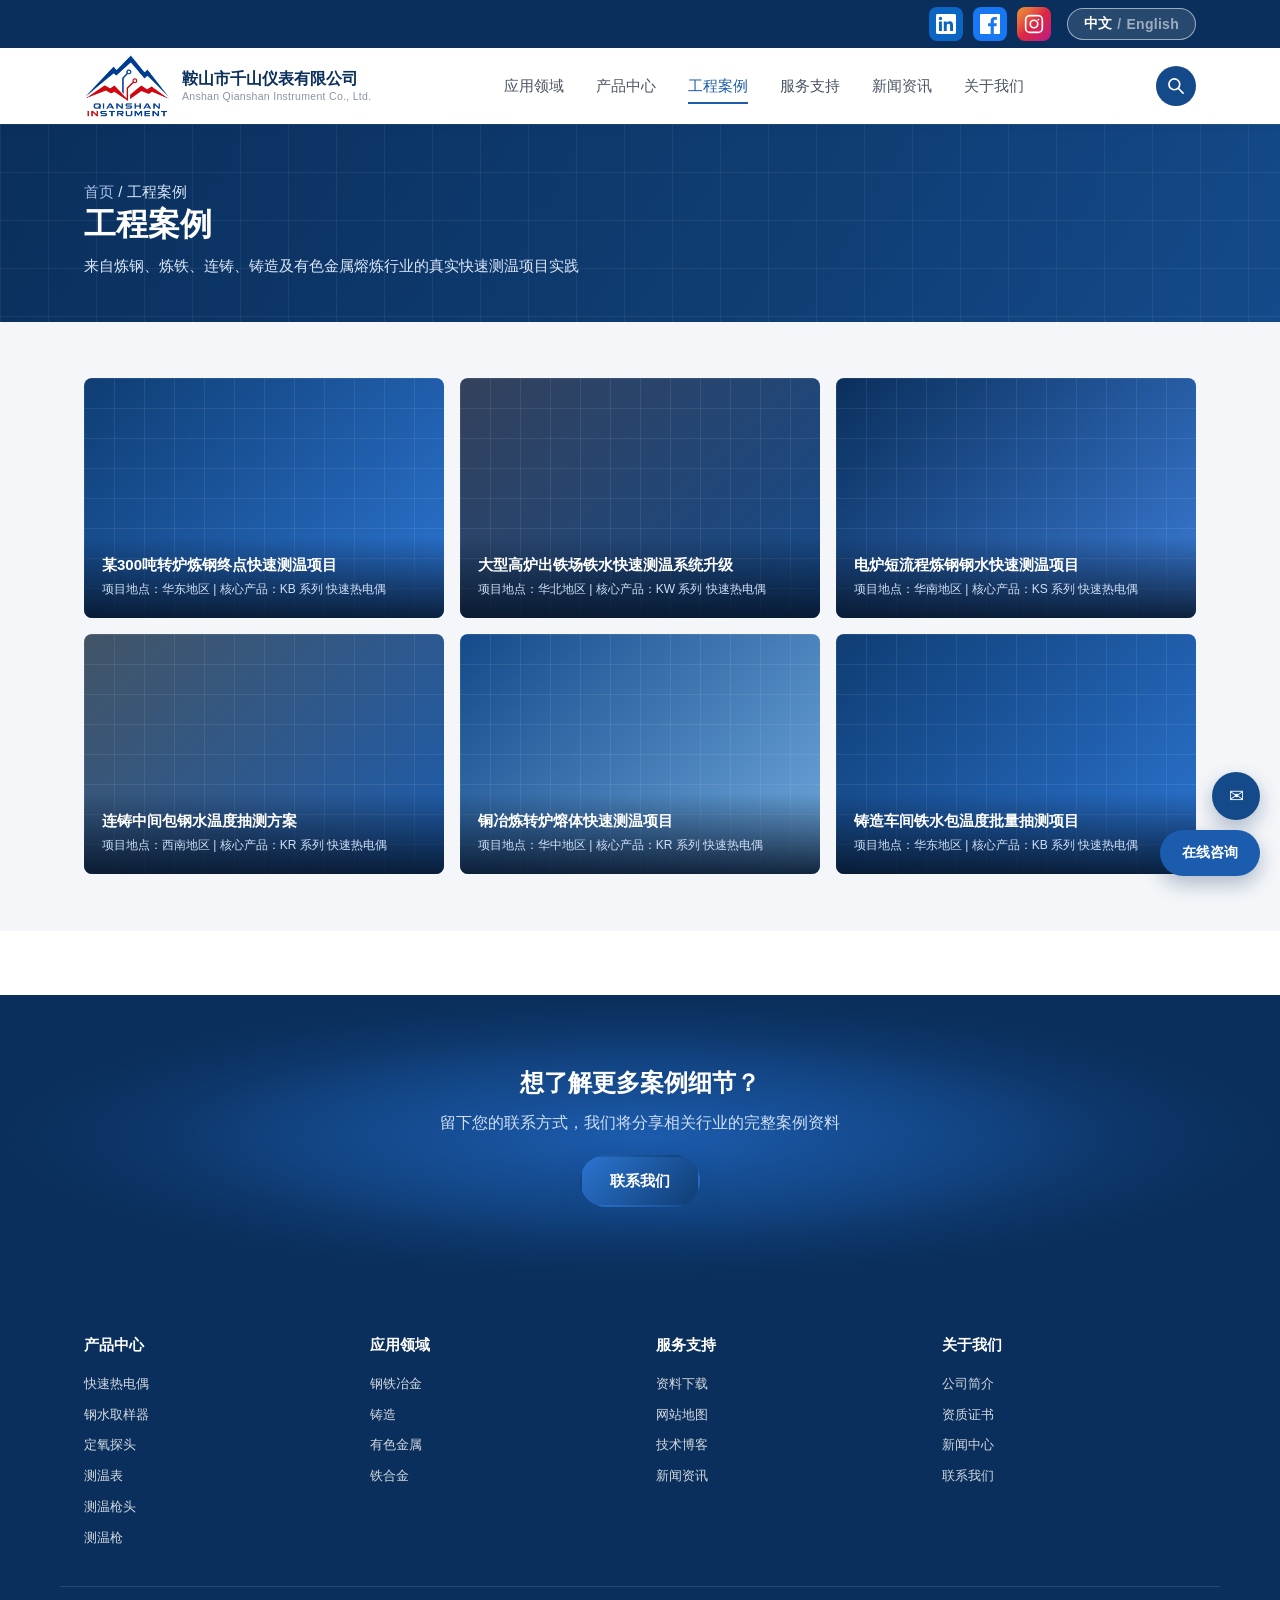
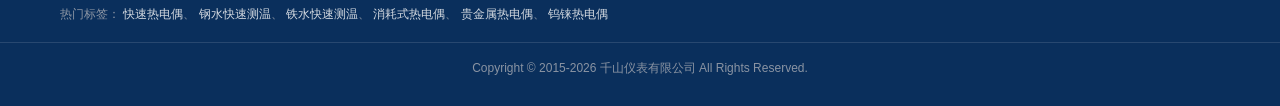
<file: showcase.html>
<!DOCTYPE html>
<html lang="zh" class="lang-zh">
<head>
<meta charset="UTF-8">
<meta name="viewport" content="width=device-width, initial-scale=1.0">
<title>工程案例 | 千山仪表 QianShan Instrument</title>
<meta name="description" content="千山仪表工程案例：炼钢、炼铁、连铸、铸造及有色金属熔炼行业的快速热电偶测温项目实践。">
<link rel="stylesheet" href="css/style.css">
</head>
<body>

<div class="topbar">
  <div class="container topbar-inner">
    <div class="topbar-social">
      <a href="https://www.linkedin.com/in/spencer-shang-216276382" target="_blank" rel="noopener noreferrer" aria-label="LinkedIn" class="social-icon social-icon--linkedin">
        <svg viewBox="0 0 24 24"><path d="M20.447 20.452h-3.554v-5.569c0-1.328-.027-3.037-1.852-3.037-1.853 0-2.136 1.445-2.136 2.939v5.667H9.351V9h3.414v1.561h.046c.477-.9 1.637-1.85 3.37-1.85 3.601 0 4.267 2.37 4.267 5.455v6.286zM5.337 7.433c-1.144 0-2.063-.926-2.063-2.065 0-1.138.92-2.063 2.063-2.063 1.14 0 2.064.925 2.064 2.063 0 1.139-.925 2.065-2.064 2.065zm1.782 13.019H3.555V9h3.564v11.452zM22.225 0H1.771C.792 0 0 .774 0 1.729v20.542C0 23.227.792 24 1.771 24h20.451C23.2 24 24 23.227 24 22.271V1.729C24 .774 23.2 0 22.222 0h.003z"/></svg>
      </a>
      <a href="https://www.facebook.com/share/1HGcUnLSDd/?mibextid=wwXIfr" target="_blank" rel="noopener noreferrer" aria-label="Facebook" class="social-icon social-icon--facebook">
        <svg viewBox="0 0 24 24"><path d="M22.675 0h-21.35C.595 0 0 .592 0 1.32v21.359C0 23.408.595 24 1.325 24h11.495v-9.294H9.692v-3.622h3.128V8.413c0-3.1 1.893-4.788 4.659-4.788 1.325 0 2.463.099 2.795.143v3.24l-1.918.001c-1.504 0-1.795.715-1.795 1.763v2.313h3.587l-.467 3.622h-3.12V24h6.116C23.406 24 24 23.408 24 22.679V1.32C24 .592 23.406 0 22.675 0z"/></svg>
      </a>
      <a href="https://www.instagram.com/qianshaninstrument" target="_blank" rel="noopener noreferrer" aria-label="Instagram" class="social-icon social-icon--instagram">
        <svg viewBox="0 0 24 24"><rect x="2" y="2" width="20" height="20" rx="5" fill="none"/><circle cx="12" cy="12" r="4.5" fill="none"/><circle cx="17.3" cy="6.7" r="1.15" fill="#fff" stroke="none"/></svg>
      </a>
    </div>
    <button id="langToggle" class="lang-toggle" type="button" aria-label="Switch language / 切换语言">
      <span class="lang-toggle__zh">中文</span><span class="lang-toggle__sep">/</span><span class="lang-toggle__en">English</span>
    </button>
  </div>
</div>

<header class="header" id="header">
  <div class="container header-inner">
    <a href="index.html" class="logo">
      <img src="images/logo-icon.png" alt="QianShan Instrument logo" class="logo-mark-img">
      <span class="logo-text">
        <strong>鞍山市千山仪表有限公司</strong>
        <small>Anshan Qianshan Instrument Co., Ltd.</small>
      </span>
    </a>

    <nav class="nav" id="mainNav">

      <div class="nav-item has-mega" data-mega="solutions">
        <a href="solutions.html"><span class="zh">应用领域</span><span class="en">Applications</span></a>
        <div class="mega-panel">
          <div class="container mega-inner">
            <ul class="mega-categories">
              <li class="is-active" data-cat="uses"><span class="zh">用途分类</span><span class="en">By Application</span></li>
              <li data-cat="steel"><span class="zh">钢铁冶金</span><span class="en">Iron &amp; Steel</span></li>
              <li data-cat="foundry"><span class="zh">铸造</span><span class="en">Foundry</span></li>
              <li data-cat="nonferrous"><span class="zh">有色金属</span><span class="en">Non-Ferrous</span></li>
              <li data-cat="ferroalloy"><span class="zh">铁合金</span><span class="en">Ferroalloy</span></li>
            </ul>
            <ul class="mega-sublist is-shown" data-panel="uses">
              <li><a href="solutions.html#uses"><span class="zh">出钢 / 出铁温度判定</span><span class="en">Tapping Temperature Check</span></a></li>
              <li><a href="solutions.html#uses"><span class="zh">精炼过程控温</span><span class="en">Refining Control</span></a></li>
              <li><a href="solutions.html#uses"><span class="zh">连铸浇注控温</span><span class="en">Continuous Casting Control</span></a></li>
              <li><a href="solutions.html#uses"><span class="zh">熔炼配料控温</span><span class="en">Melting &amp; Charge Control</span></a></li>
            </ul>
            <ul class="mega-sublist" data-panel="steel">
              <li><a href="solutions.html#steel"><span class="zh">转炉炼钢</span><span class="en">BOF Steelmaking</span></a></li>
              <li><a href="solutions.html#steel"><span class="zh">电炉炼钢</span><span class="en">EAF Steelmaking</span></a></li>
              <li><a href="solutions.html#steel"><span class="zh">炉外精炼</span><span class="en">Secondary Refining</span></a></li>
              <li><a href="solutions.html#steel"><span class="zh">高炉炼铁 / 连铸</span><span class="en">Ironmaking / Casting</span></a></li>
            </ul>
            <ul class="mega-sublist" data-panel="foundry">
              <li><a href="solutions.html#foundry"><span class="zh">熔炼炉测温</span><span class="en">Melting Furnace</span></a></li>
              <li><a href="solutions.html#foundry"><span class="zh">浇包测温</span><span class="en">Pouring Ladle</span></a></li>
              <li><a href="solutions.html#foundry"><span class="zh">球化 / 孕育处理</span><span class="en">Treatment Station</span></a></li>
            </ul>
            <ul class="mega-sublist" data-panel="nonferrous">
              <li><a href="solutions.html#nonferrous"><span class="zh">铜冶炼</span><span class="en">Copper Smelting</span></a></li>
              <li><a href="solutions.html#nonferrous"><span class="zh">铝熔炼</span><span class="en">Aluminium Melting</span></a></li>
              <li><a href="solutions.html#nonferrous"><span class="zh">铅锌冶炼</span><span class="en">Lead &amp; Zinc</span></a></li>
            </ul>
            <ul class="mega-sublist" data-panel="ferroalloy">
              <li><a href="solutions.html#ferroalloy"><span class="zh">矿热炉出炉测温</span><span class="en">SAF Tapping</span></a></li>
              <li><a href="solutions.html#ferroalloy"><span class="zh">精炼 / 浇注测温</span><span class="en">Refining &amp; Casting</span></a></li>
            </ul>
            <div class="mega-preview">
              <div class="mega-preview-item is-shown" data-panel="uses">
                <div class="mega-preview-visual"><svg viewBox="0 0 120 120"><use href="#icon-fast"></use></svg></div>
                <h4><span class="zh">用途分类</span><span class="en">By Application</span></h4>
                <p><span class="zh">一次性偶头浸入熔体，3~5 秒读取温度，用于关键工艺节点的温度判定</span><span class="en">A consumable tip is dipped into the melt for a 3–5s reading at key process points</span></p>
              </div>
              <div class="mega-preview-item" data-panel="steel">
                <div class="mega-preview-visual"><svg viewBox="0 0 120 120"><use href="#icon-fast"></use></svg></div>
                <h4><span class="zh">钢铁冶金</span><span class="en">Iron &amp; Steel</span></h4>
                <p><span class="zh">高炉、转炉、电炉、精炼到连铸，全流程钢水铁水快速判温</span><span class="en">Rapid readings across ironmaking, BOF/EAF steelmaking, refining and casting</span></p>
              </div>
              <div class="mega-preview-item" data-panel="foundry">
                <div class="mega-preview-visual"><svg viewBox="0 0 120 120"><use href="#icon-fast"></use></svg></div>
                <h4><span class="zh">铸造</span><span class="en">Foundry &amp; Casting</span></h4>
                <p><span class="zh">熔炼、处理与浇注前快速判温，稳定铸件质量、减少废品</span><span class="en">Quick readings during melting, treatment and before pouring to cut scrap</span></p>
              </div>
              <div class="mega-preview-item" data-panel="nonferrous">
                <div class="mega-preview-visual"><svg viewBox="0 0 120 120"><use href="#icon-fast"></use></svg></div>
                <h4><span class="zh">有色金属</span><span class="en">Non-Ferrous Metals</span></h4>
                <p><span class="zh">铜、铝、铅、锌等熔炼与精炼过程温度控制</span><span class="en">Temperature control during copper, aluminium, lead and zinc processing</span></p>
              </div>
              <div class="mega-preview-item" data-panel="ferroalloy">
                <div class="mega-preview-visual"><svg viewBox="0 0 120 120"><use href="#icon-fast"></use></svg></div>
                <h4><span class="zh">铁合金</span><span class="en">Ferroalloy</span></h4>
                <p><span class="zh">矿热炉、精炼炉硅铁锰铁铬铁等超高温合金液测温</span><span class="en">Ultra-high-temp readings on FeSi, FeMn and FeCr melts</span></p>
              </div>
            </div>
          </div>
        </div>
      </div>

      <div class="nav-item has-mega" data-mega="products">
        <a href="products.html"><span class="zh">产品中心</span><span class="en">Products</span></a>
        <div class="mega-panel">
          <div class="container mega-inner">
            <ul class="mega-categories">
              <li class="is-active" data-cat="tc"><span class="zh">快速热电偶</span><span class="en">Fast-Response TC</span></li>
              <li data-cat="sampler"><span class="zh">钢水取样器</span><span class="en">Steel Sampler</span></li>
              <li data-cat="oxygen"><span class="zh">定氧探头</span><span class="en">Oxygen Probe</span></li>
              <li data-cat="indicator"><span class="zh">测温表</span><span class="en">Indicator</span></li>
              <li data-cat="lancehead"><span class="zh">测温枪头</span><span class="en">Lance Head</span></li>
              <li data-cat="lance"><span class="zh">测温枪</span><span class="en">Measuring Lance</span></li>
            </ul>

            <ul class="mega-sublist is-shown" data-panel="tc">
              <li class="mega-sub-group">
                <a class="mega-sub-head" href="products.html#ks"><span class="zh">S 分度号（铂铑10-铂）</span><span class="en">Type S (Pt-10%Rh/Pt)</span></a>
                <span class="mega-sub-models"><a href="products.html#ks">KS-602</a><a href="products.html#ks">KS-604</a></span>
              </li>
              <li class="mega-sub-group">
                <a class="mega-sub-head" href="products.html#kr"><span class="zh">R 分度号（铂铑13-铂）</span><span class="en">Type R (Pt-13%Rh/Pt)</span></a>
                <span class="mega-sub-models"><a href="products.html#kr">KR-602</a><a href="products.html#kr">KR-604</a><a href="products.html#kr">HR</a><a href="products.html#kr">OR</a></span>
              </li>
              <li class="mega-sub-group">
                <a class="mega-sub-head" href="products.html#kb"><span class="zh">B 分度号（铂铑30-铂铑6）</span><span class="en">Type B (Pt-30%Rh/Pt-6%Rh)</span></a>
                <span class="mega-sub-models"><a href="products.html#kb">KB-602</a><a href="products.html#kb">KB-604</a></span>
              </li>
              <li class="mega-sub-group">
                <a class="mega-sub-head" href="products.html#kw"><span class="zh">W 分度号（钨铼3-钨铼25）</span><span class="en">Type W (WRe3–WRe25)</span></a>
                <span class="mega-sub-models"><a href="products.html#kw">KW-602</a><a href="products.html#kw">KW-604</a></span>
              </li>
            </ul>
            <ul class="mega-sublist" data-panel="sampler">
              <li><a href="products.html#sampler"><span class="zh">圆饼取样器</span><span class="en">Disc (Pancake) Sampler</span></a></li>
              <li><a href="products.html#sampler"><span class="zh">双厚度取样器</span><span class="en">Dual-Thickness Sampler</span></a></li>
            </ul>
            <ul class="mega-sublist" data-panel="oxygen">
              <li><a href="products.html#oxygen"><span class="zh">高氧型定氧探头</span><span class="en">High-Oxygen Type</span></a></li>
              <li><a href="products.html#oxygen"><span class="zh">低氧型定氧探头</span><span class="en">Low-Oxygen Type</span></a></li>
            </ul>
            <ul class="mega-sublist" data-panel="indicator">
              <li><a href="products.html#indicator"><span class="zh">便携式测温表</span><span class="en">Portable Indicator</span></a></li>
              <li><a href="products.html#indicator"><span class="zh">盘装式测温表</span><span class="en">Panel-Mount Indicator</span></a></li>
            </ul>
            <ul class="mega-sublist" data-panel="lancehead">
              <li><a href="products.html#lancehead"><span class="zh">标准枪头</span><span class="en">Standard Head</span></a></li>
              <li><a href="products.html#lancehead"><span class="zh">加强枪头</span><span class="en">Reinforced Head</span></a></li>
            </ul>
            <ul class="mega-sublist" data-panel="lance">
              <li><a href="products.html#lance"><span class="zh">手动测温枪（1.5~3 m）</span><span class="en">Manual Lance (1.5–3 m)</span></a></li>
              <li><a href="products.html#lance"><span class="zh">长杆测温枪（3~6 m）</span><span class="en">Long Lance (3–6 m)</span></a></li>
            </ul>

            <div class="mega-preview">
              <div class="mega-preview-item is-shown" data-panel="tc">
                <div class="mega-preview-visual"><svg viewBox="0 0 120 120"><use href="#icon-fast"></use></svg></div>
                <h4><span class="zh">快速热电偶</span><span class="en">Fast-Response Thermocouple</span></h4>
                <p><span class="zh">S / R / B / W 四种分度号消耗式快速热电偶，3~5 秒完成钢水、铁水快速测温</span><span class="en">Consumable Type S / R / B / W thermocouples — 3–5s molten steel and iron readings</span></p>
              </div>
              <div class="mega-preview-item" data-panel="sampler">
                <div class="mega-preview-visual"><svg viewBox="0 0 120 120"><use href="#icon-fast"></use></svg></div>
                <h4><span class="zh">钢水取样器</span><span class="en">Molten Steel Sampler</span></h4>
                <p><span class="zh">快速取出成型钢样供光谱分析，取成率约 98%，样品饱满无气孔</span><span class="en">Takes a solidified sample for OES analysis, ~98% success rate, pore-free</span></p>
              </div>
              <div class="mega-preview-item" data-panel="oxygen">
                <div class="mega-preview-visual"><svg viewBox="0 0 120 120"><use href="#icon-fast"></use></svg></div>
                <h4><span class="zh">定氧探头</span><span class="en">Oxygen Probe</span></h4>
                <p><span class="zh">氧化锆固体电解质测量钢水溶解氧活度，可与测温合为一体</span><span class="en">Zirconia cell measures dissolved-oxygen activity; available combined with temperature</span></p>
              </div>
              <div class="mega-preview-item" data-panel="indicator">
                <div class="mega-preview-visual"><svg viewBox="0 0 120 120"><use href="#icon-fast"></use></svg></div>
                <h4><span class="zh">测温表</span><span class="en">Temperature Indicator</span></h4>
                <p><span class="zh">快速热电偶的二次显示仪表，数字显示、峰值保持，便携或盘装</span><span class="en">Secondary readout with digital display and peak hold — portable or panel-mount</span></p>
              </div>
              <div class="mega-preview-item" data-panel="lancehead">
                <div class="mega-preview-visual"><svg viewBox="0 0 120 120"><use href="#icon-fast"></use></svg></div>
                <h4><span class="zh">测温枪头</span><span class="en">Lance Head</span></h4>
                <p><span class="zh">测温枪前端的连接偶头，内含补偿触点，用于插接消耗式偶头 / 取样器</span><span class="en">Contact head at the lance tip with compensating contacts for consumable probes</span></p>
              </div>
              <div class="mega-preview-item" data-panel="lance">
                <div class="mega-preview-visual"><svg viewBox="0 0 120 120"><use href="#icon-fast"></use></svg></div>
                <h4><span class="zh">测温枪</span><span class="en">Measuring Lance</span></h4>
                <p><span class="zh">操作人员手持的测温长杆，含手柄、补偿电缆与枪头，长度可选配</span><span class="en">Hand-held lance with handle, compensating cable and head; length to suit the furnace</span></p>
              </div>
            </div>
          </div>
        </div>
      </div>

      <div class="nav-item has-simple" data-simple="showcase">
        <a href="showcase.html" class="is-current"><span class="zh">工程案例</span><span class="en">Showcase</span></a>
        <div class="simple-panel">
          <div class="container">
            <div class="simple-links">
              <a href="showcase.html#power"><span class="zh">转炉炼钢案例</span><span class="en">BOF Steelmaking</span></a>
              <a href="showcase.html#metallurgy"><span class="zh">高炉炼铁案例</span><span class="en">Blast-Furnace Ironmaking</span></a>
              <a href="showcase.html#petrochem"><span class="zh">电炉炼钢案例</span><span class="en">EAF Steelmaking</span></a>
              <a href="showcase.html#cement"><span class="zh">连铸案例</span><span class="en">Continuous Casting</span></a>
              <a href="showcase.html#glass"><span class="zh">有色金属案例</span><span class="en">Non-Ferrous Metals</span></a>
            </div>
          </div>
        </div>
      </div>
      <div class="nav-item has-simple" data-simple="service">
        <a href="service.html"><span class="zh">服务支持</span><span class="en">Service&amp;Support</span></a>
        <div class="simple-panel">
          <div class="container">
            <div class="icon-links">
              <a href="service.html#selection">
                <span class="icon-links-icon"><svg viewBox="0 0 40 40"><path d="M8 14 h24 v14 h-16 l-6 6 v-6 h-2 z" fill="none" stroke-linejoin="round"/></svg></span>
                <span class="zh">选型支持</span><span class="en">Selection Support</span>
              </a>
              <a href="service.html#downloads">
                <span class="icon-links-icon"><svg viewBox="0 0 40 40"><path d="M20 6 v18 M13 17 l7 7 l7-7 M8 30 h24" fill="none" stroke-linecap="round" stroke-linejoin="round"/></svg></span>
                <span class="zh">资料下载</span><span class="en">Downloads</span>
              </a>
              <a href="service.html#contact">
                <span class="icon-links-icon"><svg viewBox="0 0 40 40"><rect x="5" y="10" width="30" height="20" rx="2" fill="none"/><path d="M5 12 l15 10 l15-10" fill="none" stroke-linecap="round" stroke-linejoin="round"/></svg></span>
                <span class="zh">联系我们</span><span class="en">Contact Us</span>
              </a>
            </div>
          </div>
        </div>
      </div>
      <div class="nav-item has-simple" data-simple="news">
        <a href="news.html"><span class="zh">新闻资讯</span><span class="en">News</span></a>
        <div class="simple-panel">
          <div class="container">
            <div class="simple-links">
              <a href="news.html"><span class="zh">公司新闻</span><span class="en">Company News</span></a>
              <a href="news.html"><span class="zh">展会动态</span><span class="en">Exhibitions</span></a>
              <a href="news.html"><span class="zh">案例分享</span><span class="en">Case Sharing</span></a>
            </div>
          </div>
        </div>
      </div>
      <div class="nav-item has-simple" data-simple="about">
        <a href="about.html"><span class="zh">关于我们</span><span class="en">About Us</span></a>
        <div class="simple-panel">
          <div class="container">
            <div class="simple-links">
              <a href="about.html"><span class="zh">公司简介</span><span class="en">Company Profile</span></a>
              <a href="about.html#advantages"><span class="zh">企业优势</span><span class="en">Why QianShan</span></a>
              <a href="about.html#certificates"><span class="zh">资质证书</span><span class="en">Certificates</span></a>
              <a href="service.html#contact"><span class="zh">联系我们</span><span class="en">Contact Us</span></a>
            </div>
          </div>
        </div>
      </div>
    </nav>

    <button id="searchToggle" class="search-toggle" aria-label="Search" type="button">
      <svg viewBox="0 0 24 24"><circle cx="10" cy="10" r="6.5" fill="none" stroke="currentColor" stroke-width="2"/><line x1="15" y1="15" x2="20.5" y2="20.5" stroke="currentColor" stroke-width="2" stroke-linecap="round"/></svg>
    </button>

    <button id="menuToggle" class="menu-toggle" aria-label="Menu">
      <span></span><span></span><span></span>
    </button>
  </div>
</header>

<div class="search-panel" id="searchPanel">
  <div class="container">
    <div class="search-box">
      <input type="text" id="searchInput" data-zh-placeholder="搜索产品、方案、页面..." data-en-placeholder="Search products, solutions, pages..." autocomplete="off">
      <button id="searchClose" type="button" aria-label="Close">&times;</button>
    </div>
    <div class="search-results" id="searchResults"></div>
  </div>
</div>

<svg width="0" height="0" style="position:absolute" aria-hidden="true">
  <defs>
    <g id="icon-armored"><rect x="15" y="52" width="70" height="16" rx="4"/><rect x="85" y="48" width="20" height="24" rx="3"/><circle cx="105" cy="60" r="6"/></g>
    <g id="icon-assembly"><rect x="20" y="54" width="55" height="12" rx="3"/><polygon points="75,40 95,60 75,80"/><rect x="10" y="48" width="10" height="24" rx="2"/></g>
    <g id="icon-rtd"><circle cx="60" cy="60" r="34" fill="none" stroke-width="6"/><path d="M60 40 v40 M45 60 h30" stroke-width="6" fill="none"/></g>
    <g id="icon-transmitter"><rect x="30" y="30" width="60" height="40" rx="6"/><rect x="45" y="70" width="30" height="18" rx="3"/><path d="M40 45 h40 M40 55 h40" stroke-width="4" fill="none"/></g>
    <g id="icon-hightemp"><path d="M60 20 c-14 20 -14 30 0 40 c14 -10 14 -20 0 -40 Z"/><rect x="52" y="55" width="16" height="35" rx="6"/><ellipse cx="60" cy="95" rx="18" ry="8"/></g>
    <g id="icon-thermowell"><rect x="50" y="18" width="20" height="60" rx="4"/><polygon points="50,78 70,78 60,100"/><rect x="42" y="12" width="36" height="10" rx="3"/></g>
    <g id="icon-fast"><path d="M26 96 L90 32" stroke-linecap="round"/><path d="M90 32 L104 18" stroke-linecap="round"/><circle cx="26" cy="96" r="9"/><path d="M72 14 L58 40 L74 40 L60 66" stroke-linejoin="round" stroke-linecap="round"/></g>
  </defs>
</svg>

<section class="page-hero">
  <div class="container">
    <p class="breadcrumb"><a href="index.html"><span class="zh">首页</span><span class="en">Home</span></a> / <span class="zh">工程案例</span><span class="en">Showcase</span></p>
    <h1><span class="zh">工程案例</span><span class="en">Our Projects</span></h1>
    <p class="zh">来自炼钢、炼铁、连铸、铸造及有色金属熔炼行业的真实快速测温项目实践</p>
    <p class="en">Real-world fast-measurement projects from steelmaking, ironmaking, continuous casting, foundry, and non-ferrous smelting</p>
  </div>
</section>

<section class="detail-section">
  <div class="container">
    <div class="detail-grid" style="grid-template-columns:repeat(3,1fr);">

      <article class="project-card" id="power" style="flex-basis:auto;height:240px;">
        <div class="project-media project-media--1"></div>
        <div class="project-overlay">
          <h3><span class="zh">某300吨转炉炼钢终点快速测温项目</span><span class="en">300t BOF Steelmaking Endpoint Measurement</span></h3>
          <p class="zh">项目地点：华东地区 | 核心产品：KB 系列 快速热电偶</p>
          <p class="en">Location: East China | Core Product: KB Series Fast-Response TC</p>
        </div>
      </article>

      <article class="project-card" id="metallurgy" style="flex-basis:auto;height:240px;">
        <div class="project-media project-media--2"></div>
        <div class="project-overlay">
          <h3><span class="zh">大型高炉出铁场铁水快速测温系统升级</span><span class="en">Blast Furnace Cast House Hot-Metal Sensing Upgrade</span></h3>
          <p class="zh">项目地点：华北地区 | 核心产品：KW 系列 快速热电偶</p>
          <p class="en">Location: North China | Core Product: KW Series Fast-Response TC</p>
        </div>
      </article>

      <article class="project-card" id="petrochem" style="flex-basis:auto;height:240px;">
        <div class="project-media project-media--3"></div>
        <div class="project-overlay">
          <h3><span class="zh">电炉短流程炼钢钢水快速测温项目</span><span class="en">EAF Short-Process Molten Steel Sensing</span></h3>
          <p class="zh">项目地点：华南地区 | 核心产品：KS 系列 快速热电偶</p>
          <p class="en">Location: South China | Core Product: KS Series Fast-Response TC</p>
        </div>
      </article>

      <article class="project-card" id="cement" style="flex-basis:auto;height:240px;">
        <div class="project-media project-media--4"></div>
        <div class="project-overlay">
          <h3><span class="zh">连铸中间包钢水温度抽测方案</span><span class="en">Tundish Molten Steel Spot-Check Solution</span></h3>
          <p class="zh">项目地点：西南地区 | 核心产品：KR 系列 快速热电偶</p>
          <p class="en">Location: Southwest China | Core Product: KR Series Fast-Response TC</p>
        </div>
      </article>

      <article class="project-card" id="glass" style="flex-basis:auto;height:240px;">
        <div class="project-media project-media--5"></div>
        <div class="project-overlay">
          <h3><span class="zh">铜冶炼转炉熔体快速测温项目</span><span class="en">Copper Converter Melt Sensing Project</span></h3>
          <p class="zh">项目地点：华中地区 | 核心产品：KR 系列 快速热电偶</p>
          <p class="en">Location: Central China | Core Product: KR Series Fast-Response TC</p>
        </div>
      </article>

      <article class="project-card" style="flex-basis:auto;height:240px;">
        <div class="project-media project-media--1"></div>
        <div class="project-overlay">
          <h3><span class="zh">铸造车间铁水包温度批量抽测项目</span><span class="en">Foundry Hot-Metal Ladle Batch Sampling</span></h3>
          <p class="zh">项目地点：华东地区 | 核心产品：KB 系列 快速热电偶</p>
          <p class="en">Location: East China | Core Product: KB Series Fast-Response TC</p>
        </div>
      </article>

    </div>
  </div>
</section>

<section class="global-band">
  <div class="container global-inner">
    <h3><span class="zh">想了解更多案例细节？</span><span class="en">Want more project details?</span></h3>
    <p class="zh">留下您的联系方式，我们将分享相关行业的完整案例资料</p>
    <p class="en">Leave your contact info and we'll share full case documentation for your industry</p>
    <a href="service.html#contact" class="btn btn-primary" style="margin-top:20px;"><span class="zh">联系我们</span><span class="en">Contact Us</span></a>
  </div>
</section>

<footer class="footer">
  <div class="container footer-grid">
    <div class="footer-col">
      <h4><span class="zh">产品中心</span><span class="en">Products</span></h4>
      <a href="products.html#ks"><span class="zh">快速热电偶</span><span class="en">Fast-Response TC</span></a>
      <a href="products.html#sampler"><span class="zh">钢水取样器</span><span class="en">Steel Sampler</span></a>
      <a href="products.html#oxygen"><span class="zh">定氧探头</span><span class="en">Oxygen Probe</span></a>
      <a href="products.html#indicator"><span class="zh">测温表</span><span class="en">Indicator</span></a>
      <a href="products.html#lancehead"><span class="zh">测温枪头</span><span class="en">Lance Head</span></a>
      <a href="products.html#lance"><span class="zh">测温枪</span><span class="en">Measuring Lance</span></a>
    </div>
    <div class="footer-col">
      <h4><span class="zh">应用领域</span><span class="en">Applications</span></h4>
      <a href="solutions.html#steel"><span class="zh">钢铁冶金</span><span class="en">Iron &amp; Steel</span></a>
      <a href="solutions.html#foundry"><span class="zh">铸造</span><span class="en">Foundry</span></a>
      <a href="solutions.html#nonferrous"><span class="zh">有色金属</span><span class="en">Non-Ferrous</span></a>
      <a href="solutions.html#ferroalloy"><span class="zh">铁合金</span><span class="en">Ferroalloy</span></a>
    </div>
    <div class="footer-col">
      <h4><span class="zh">服务支持</span><span class="en">Service&amp;Support</span></h4>
      <a href="service.html#downloads"><span class="zh">资料下载</span><span class="en">Downloads</span></a>
      <a href="service.html#sitemap"><span class="zh">网站地图</span><span class="en">Sitemap</span></a>
      <a href="service.html#blog"><span class="zh">技术博客</span><span class="en">Blog</span></a>
      <a href="news.html"><span class="zh">新闻资讯</span><span class="en">News</span></a>
    </div>
    <div class="footer-col">
      <h4><span class="zh">关于我们</span><span class="en">About Us</span></h4>
      <a href="about.html"><span class="zh">公司简介</span><span class="en">Profile</span></a>
      <a href="about.html#certificates"><span class="zh">资质证书</span><span class="en">Certificates</span></a>
      <a href="news.html"><span class="zh">新闻中心</span><span class="en">News Center</span></a>
      <a href="service.html#contact"><span class="zh">联系我们</span><span class="en">Contact</span></a>
    </div>
  </div>

  <div class="container footer-tags">
    <span class="zh">热门标签：</span><span class="en">Hot Tags:</span>
    <a href="products.html#ks"><span class="zh">快速热电偶</span><span class="en">Fast-Response TC</span></a>
    <a href="products.html#kb"><span class="zh">钢水快速测温</span><span class="en">Molten Steel Sensing</span></a>
    <a href="products.html#kw"><span class="zh">铁水快速测温</span><span class="en">Molten Iron Sensing</span></a>
    <a href="products.html#ks"><span class="zh">消耗式热电偶</span><span class="en">Consumable-Tip TC</span></a>
    <a href="products.html#kr"><span class="zh">贵金属热电偶</span><span class="en">Precious-Metal TC</span></a>
    <a href="products.html#kw"><span class="zh">钨铼热电偶</span><span class="en">Tungsten-Rhenium TC</span></a>
  </div>

  <div class="footer-bottom">
    <p>Copyright &copy; 2015-2026 <span class="zh">千山仪表有限公司</span><span class="en">QianShan Instrument Co., Ltd.</span> All Rights Reserved.</p>
  </div>
</footer>

<div class="quote-widget" id="quoteWidget">
  <div class="quote-header">
    <span>&#9998; <span class="zh">索取免费报价</span><span class="en">Get a Free Quote</span></span>
    <button class="quote-close" id="quoteClose" aria-label="Close" type="button">&times;</button>
  </div>
  <div class="quote-body">
    <p class="zh">如果您在使用网站或产品过程中遇到任何问题，请留言或提出建议，我们将尽快回复！感谢您的关注！</p>
    <p class="en">If you run into any issue with our website or products, please leave a message or suggestion — we'll reply as soon as possible. Thank you for your interest!</p>
    <form id="quoteForm">
      <input type="email" name="email" required data-zh-placeholder="电子邮件" data-en-placeholder="Email">
      <input type="tel" name="phone" data-zh-placeholder="电话" data-en-placeholder="Phone">
      <textarea name="message" rows="4" data-zh-placeholder="信息" data-en-placeholder="Message"></textarea>
      <button type="submit" class="btn btn-primary quote-submit">&#10148; <span class="zh">发送消息</span><span class="en">Send Message</span></button>
      <p class="form-note" id="quoteNote"></p>
    </form>
  </div>
</div>

<div class="floating-buttons">
  <button id="quoteToggle" class="fab fab-mail" aria-label="Get a quote" type="button">&#9993;</button>
  <button type="button" id="chatToggle" class="fab fab-chat"><span class="zh">在线咨询</span><span class="en">Chat Now</span></button>
  <button id="backToTop" class="fab fab-top" aria-label="Back to top">&#8593;</button>
</div>

<script src="js/main.js"></script>
</body>
</html>
</file>
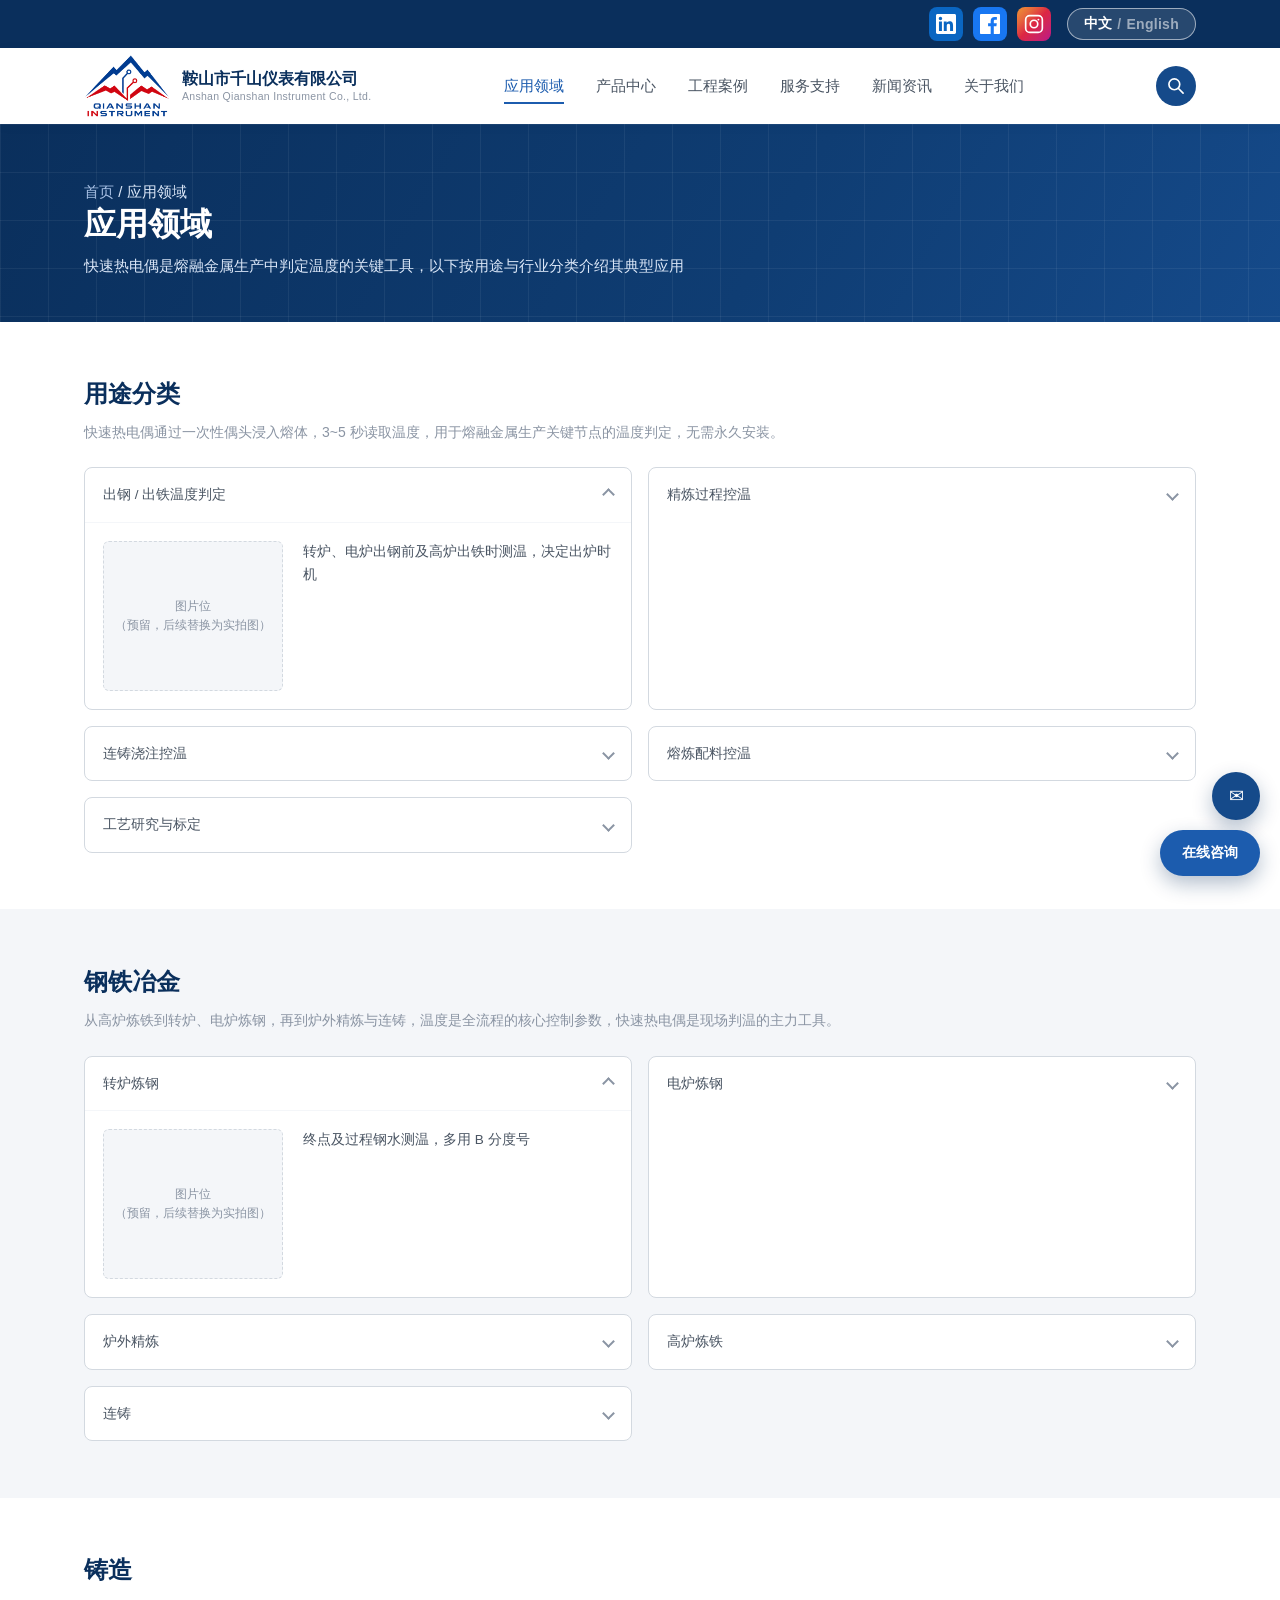
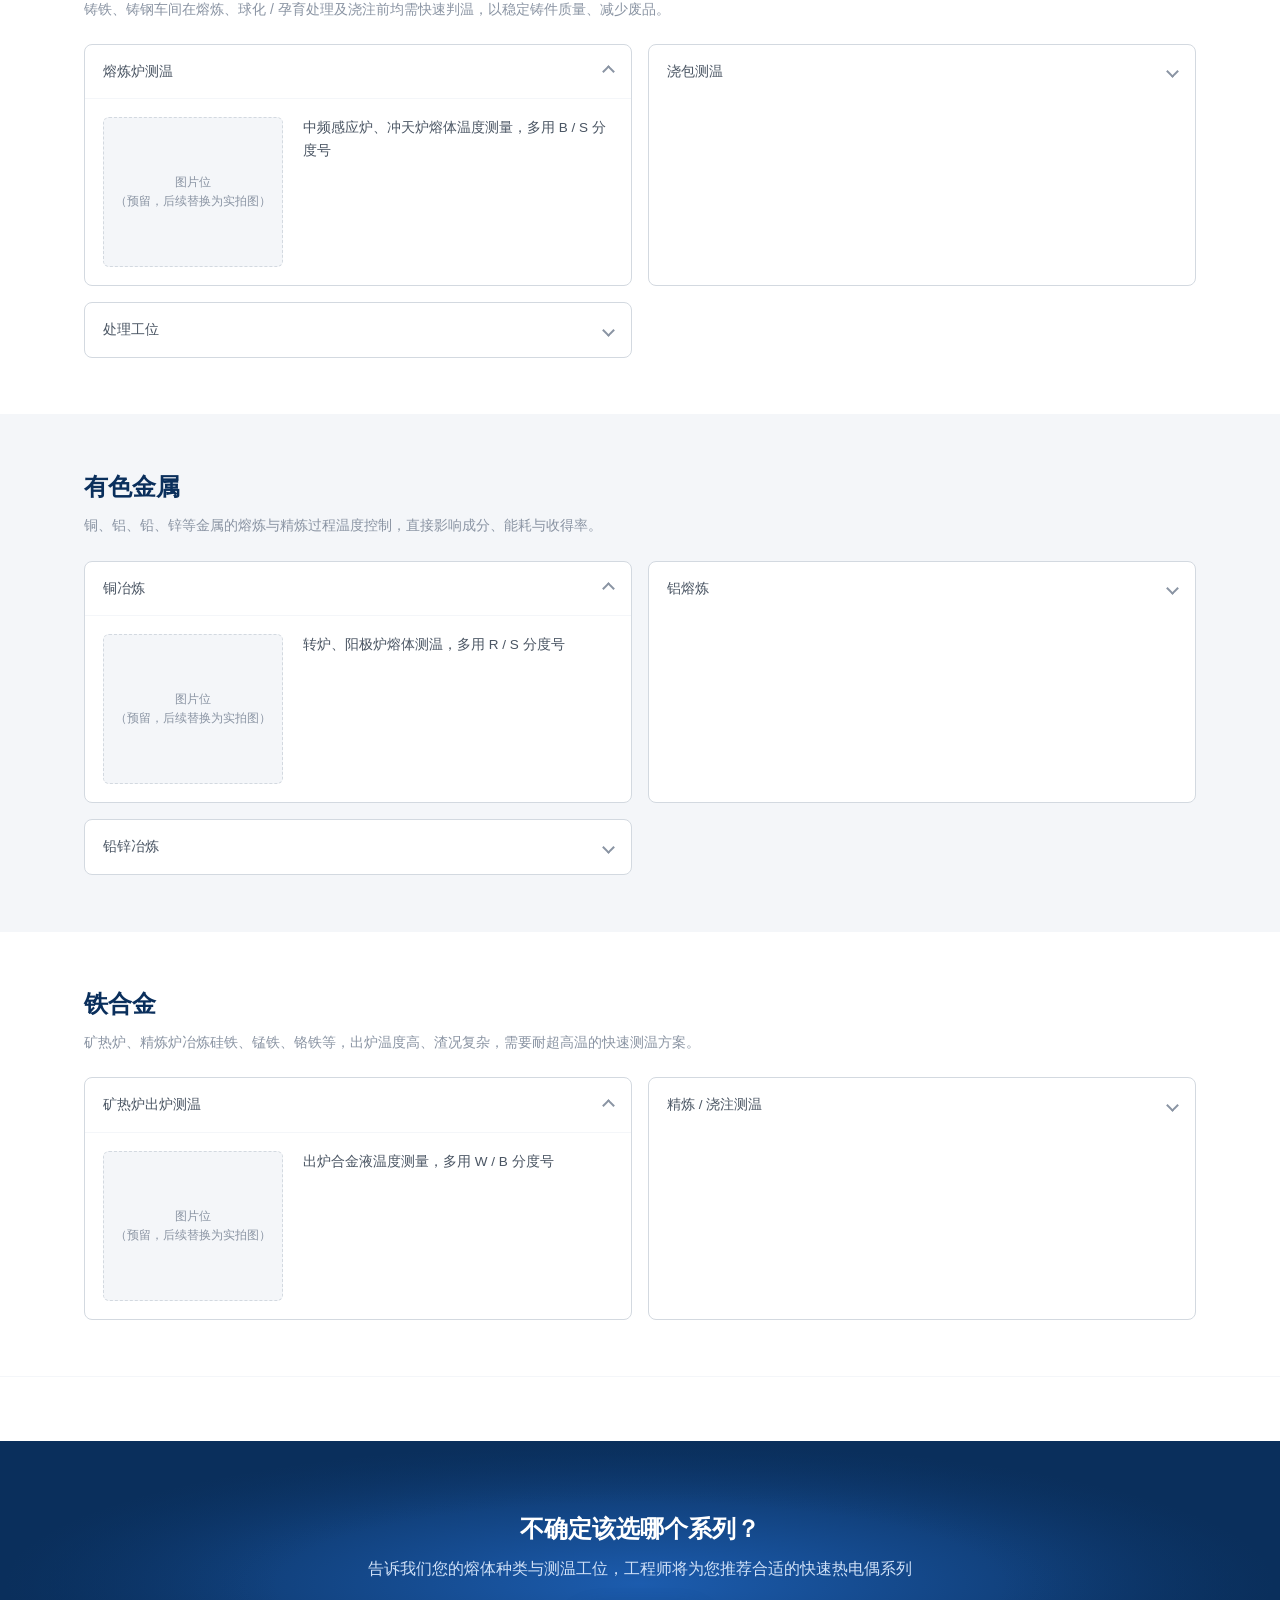
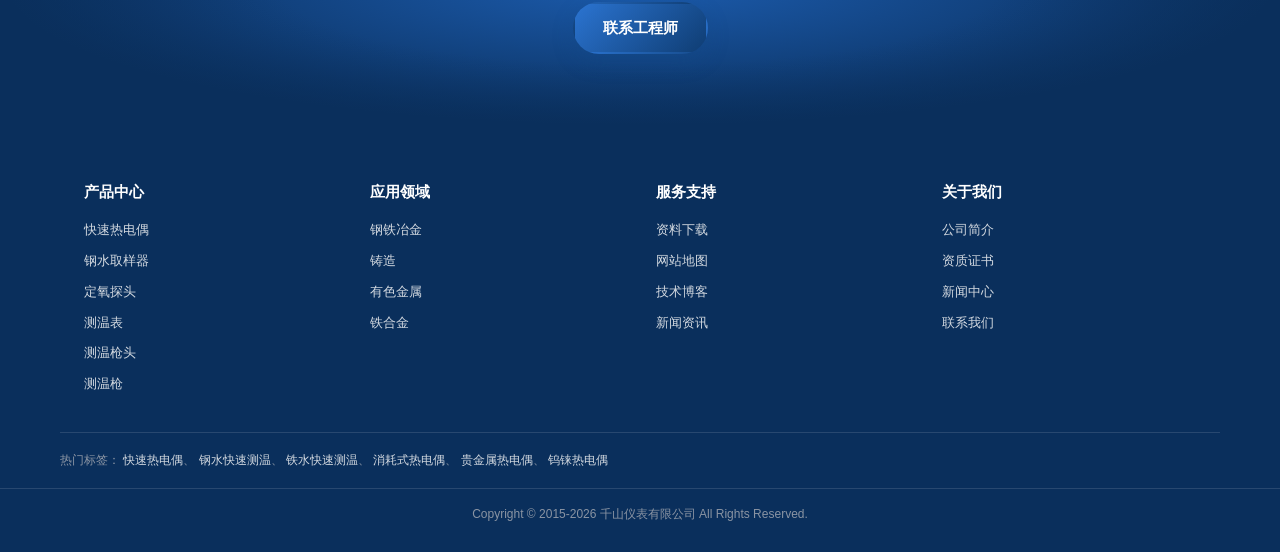
<file: solutions.html>
<!DOCTYPE html>
<html lang="zh" class="lang-zh">
<head>
<meta charset="UTF-8">
<meta name="viewport" content="width=device-width, initial-scale=1.0">
<title>应用领域 | 千山仪表 QianShan Instrument</title>
<meta name="description" content="快速热电偶的用途与应用行业分类介绍：涵盖出钢出铁、精炼、连铸、熔炼配料等用途，以及钢铁冶金、铸造、有色金属、铁合金等行业。">
<link rel="stylesheet" href="css/style.css">
</head>
<body>

<!-- ===== Top Utility Bar ===== -->
<div class="topbar">
  <div class="container topbar-inner">
    <div class="topbar-social">
      <a href="https://www.linkedin.com/in/spencer-shang-216276382" target="_blank" rel="noopener noreferrer" aria-label="LinkedIn" class="social-icon social-icon--linkedin">
        <svg viewBox="0 0 24 24"><path d="M20.447 20.452h-3.554v-5.569c0-1.328-.027-3.037-1.852-3.037-1.853 0-2.136 1.445-2.136 2.939v5.667H9.351V9h3.414v1.561h.046c.477-.9 1.637-1.85 3.37-1.85 3.601 0 4.267 2.37 4.267 5.455v6.286zM5.337 7.433c-1.144 0-2.063-.926-2.063-2.065 0-1.138.92-2.063 2.063-2.063 1.14 0 2.064.925 2.064 2.063 0 1.139-.925 2.065-2.064 2.065zm1.782 13.019H3.555V9h3.564v11.452zM22.225 0H1.771C.792 0 0 .774 0 1.729v20.542C0 23.227.792 24 1.771 24h20.451C23.2 24 24 23.227 24 22.271V1.729C24 .774 23.2 0 22.222 0h.003z"/></svg>
      </a>
      <a href="https://www.facebook.com/share/1HGcUnLSDd/?mibextid=wwXIfr" target="_blank" rel="noopener noreferrer" aria-label="Facebook" class="social-icon social-icon--facebook">
        <svg viewBox="0 0 24 24"><path d="M22.675 0h-21.35C.595 0 0 .592 0 1.32v21.359C0 23.408.595 24 1.325 24h11.495v-9.294H9.692v-3.622h3.128V8.413c0-3.1 1.893-4.788 4.659-4.788 1.325 0 2.463.099 2.795.143v3.24l-1.918.001c-1.504 0-1.795.715-1.795 1.763v2.313h3.587l-.467 3.622h-3.12V24h6.116C23.406 24 24 23.408 24 22.679V1.32C24 .592 23.406 0 22.675 0z"/></svg>
      </a>
      <a href="https://www.instagram.com/qianshaninstrument" target="_blank" rel="noopener noreferrer" aria-label="Instagram" class="social-icon social-icon--instagram">
        <svg viewBox="0 0 24 24"><rect x="2" y="2" width="20" height="20" rx="5" fill="none"/><circle cx="12" cy="12" r="4.5" fill="none"/><circle cx="17.3" cy="6.7" r="1.15" fill="#fff" stroke="none"/></svg>
      </a>
    </div>
    <button id="langToggle" class="lang-toggle" type="button" aria-label="Switch language / 切换语言">
      <span class="lang-toggle__zh">中文</span><span class="lang-toggle__sep">/</span><span class="lang-toggle__en">English</span>
    </button>
  </div>
</div>

<!-- ===== Header ===== -->
<header class="header" id="header">
  <div class="container header-inner">
    <a href="index.html" class="logo">
      <img src="images/logo-icon.png" alt="QianShan Instrument logo" class="logo-mark-img">
      <span class="logo-text">
        <strong>鞍山市千山仪表有限公司</strong>
        <small>Anshan Qianshan Instrument Co., Ltd.</small>
      </span>
    </a>

    <nav class="nav" id="mainNav">

      <div class="nav-item has-mega" data-mega="solutions">
        <a href="solutions.html" class="is-current"><span class="zh">应用领域</span><span class="en">Applications</span></a>
        <div class="mega-panel">
          <div class="container mega-inner">

            <ul class="mega-categories">
              <li class="is-active" data-cat="uses"><span class="zh">用途分类</span><span class="en">By Application</span></li>
              <li data-cat="steel"><span class="zh">钢铁冶金</span><span class="en">Iron &amp; Steel</span></li>
              <li data-cat="foundry"><span class="zh">铸造</span><span class="en">Foundry</span></li>
              <li data-cat="nonferrous"><span class="zh">有色金属</span><span class="en">Non-Ferrous</span></li>
              <li data-cat="ferroalloy"><span class="zh">铁合金</span><span class="en">Ferroalloy</span></li>
            </ul>
            <ul class="mega-sublist is-shown" data-panel="uses">
              <li><a href="solutions.html#uses"><span class="zh">出钢 / 出铁温度判定</span><span class="en">Tapping Temperature Check</span></a></li>
              <li><a href="solutions.html#uses"><span class="zh">精炼过程控温</span><span class="en">Refining Control</span></a></li>
              <li><a href="solutions.html#uses"><span class="zh">连铸浇注控温</span><span class="en">Continuous Casting Control</span></a></li>
              <li><a href="solutions.html#uses"><span class="zh">熔炼配料控温</span><span class="en">Melting &amp; Charge Control</span></a></li>
            </ul>
            <ul class="mega-sublist" data-panel="steel">
              <li><a href="solutions.html#steel"><span class="zh">转炉炼钢</span><span class="en">BOF Steelmaking</span></a></li>
              <li><a href="solutions.html#steel"><span class="zh">电炉炼钢</span><span class="en">EAF Steelmaking</span></a></li>
              <li><a href="solutions.html#steel"><span class="zh">炉外精炼</span><span class="en">Secondary Refining</span></a></li>
              <li><a href="solutions.html#steel"><span class="zh">高炉炼铁 / 连铸</span><span class="en">Ironmaking / Casting</span></a></li>
            </ul>
            <ul class="mega-sublist" data-panel="foundry">
              <li><a href="solutions.html#foundry"><span class="zh">熔炼炉测温</span><span class="en">Melting Furnace</span></a></li>
              <li><a href="solutions.html#foundry"><span class="zh">浇包测温</span><span class="en">Pouring Ladle</span></a></li>
              <li><a href="solutions.html#foundry"><span class="zh">球化 / 孕育处理</span><span class="en">Treatment Station</span></a></li>
            </ul>
            <ul class="mega-sublist" data-panel="nonferrous">
              <li><a href="solutions.html#nonferrous"><span class="zh">铜冶炼</span><span class="en">Copper Smelting</span></a></li>
              <li><a href="solutions.html#nonferrous"><span class="zh">铝熔炼</span><span class="en">Aluminium Melting</span></a></li>
              <li><a href="solutions.html#nonferrous"><span class="zh">铅锌冶炼</span><span class="en">Lead &amp; Zinc</span></a></li>
            </ul>
            <ul class="mega-sublist" data-panel="ferroalloy">
              <li><a href="solutions.html#ferroalloy"><span class="zh">矿热炉出炉测温</span><span class="en">SAF Tapping</span></a></li>
              <li><a href="solutions.html#ferroalloy"><span class="zh">精炼 / 浇注测温</span><span class="en">Refining &amp; Casting</span></a></li>
            </ul>
            <div class="mega-preview">
              <div class="mega-preview-item is-shown" data-panel="uses">
                <div class="mega-preview-visual"><svg viewBox="0 0 120 120"><use href="#icon-fast"></use></svg></div>
                <h4><span class="zh">用途分类</span><span class="en">By Application</span></h4>
                <p><span class="zh">一次性偶头浸入熔体，3~5 秒读取温度，用于关键工艺节点的温度判定</span><span class="en">A consumable tip is dipped into the melt for a 3–5s reading at key process points</span></p>
              </div>
              <div class="mega-preview-item" data-panel="steel">
                <div class="mega-preview-visual"><svg viewBox="0 0 120 120"><use href="#icon-fast"></use></svg></div>
                <h4><span class="zh">钢铁冶金</span><span class="en">Iron &amp; Steel</span></h4>
                <p><span class="zh">高炉、转炉、电炉、精炼到连铸，全流程钢水铁水快速判温</span><span class="en">Rapid readings across ironmaking, BOF/EAF steelmaking, refining and casting</span></p>
              </div>
              <div class="mega-preview-item" data-panel="foundry">
                <div class="mega-preview-visual"><svg viewBox="0 0 120 120"><use href="#icon-fast"></use></svg></div>
                <h4><span class="zh">铸造</span><span class="en">Foundry &amp; Casting</span></h4>
                <p><span class="zh">熔炼、处理与浇注前快速判温，稳定铸件质量、减少废品</span><span class="en">Quick readings during melting, treatment and before pouring to cut scrap</span></p>
              </div>
              <div class="mega-preview-item" data-panel="nonferrous">
                <div class="mega-preview-visual"><svg viewBox="0 0 120 120"><use href="#icon-fast"></use></svg></div>
                <h4><span class="zh">有色金属</span><span class="en">Non-Ferrous Metals</span></h4>
                <p><span class="zh">铜、铝、铅、锌等熔炼与精炼过程温度控制</span><span class="en">Temperature control during copper, aluminium, lead and zinc processing</span></p>
              </div>
              <div class="mega-preview-item" data-panel="ferroalloy">
                <div class="mega-preview-visual"><svg viewBox="0 0 120 120"><use href="#icon-fast"></use></svg></div>
                <h4><span class="zh">铁合金</span><span class="en">Ferroalloy</span></h4>
                <p><span class="zh">矿热炉、精炼炉硅铁锰铁铬铁等超高温合金液测温</span><span class="en">Ultra-high-temp readings on FeSi, FeMn and FeCr melts</span></p>
              </div>
            </div>

          </div>
        </div>
      </div>

      <div class="nav-item has-mega" data-mega="products">
        <a href="products.html"><span class="zh">产品中心</span><span class="en">Products</span></a>
        <div class="mega-panel">
          <div class="container mega-inner">

            <ul class="mega-categories">
              <li class="is-active" data-cat="tc"><span class="zh">快速热电偶</span><span class="en">Fast-Response TC</span></li>
              <li data-cat="sampler"><span class="zh">钢水取样器</span><span class="en">Steel Sampler</span></li>
              <li data-cat="oxygen"><span class="zh">定氧探头</span><span class="en">Oxygen Probe</span></li>
              <li data-cat="indicator"><span class="zh">测温表</span><span class="en">Indicator</span></li>
              <li data-cat="lancehead"><span class="zh">测温枪头</span><span class="en">Lance Head</span></li>
              <li data-cat="lance"><span class="zh">测温枪</span><span class="en">Measuring Lance</span></li>
            </ul>

            <ul class="mega-sublist is-shown" data-panel="tc">
              <li class="mega-sub-group">
                <a class="mega-sub-head" href="products.html#ks"><span class="zh">S 分度号（铂铑10-铂）</span><span class="en">Type S (Pt-10%Rh/Pt)</span></a>
                <span class="mega-sub-models"><a href="products.html#ks">KS-602</a><a href="products.html#ks">KS-604</a></span>
              </li>
              <li class="mega-sub-group">
                <a class="mega-sub-head" href="products.html#kr"><span class="zh">R 分度号（铂铑13-铂）</span><span class="en">Type R (Pt-13%Rh/Pt)</span></a>
                <span class="mega-sub-models"><a href="products.html#kr">KR-602</a><a href="products.html#kr">KR-604</a><a href="products.html#kr">HR</a><a href="products.html#kr">OR</a></span>
              </li>
              <li class="mega-sub-group">
                <a class="mega-sub-head" href="products.html#kb"><span class="zh">B 分度号（铂铑30-铂铑6）</span><span class="en">Type B (Pt-30%Rh/Pt-6%Rh)</span></a>
                <span class="mega-sub-models"><a href="products.html#kb">KB-602</a><a href="products.html#kb">KB-604</a></span>
              </li>
              <li class="mega-sub-group">
                <a class="mega-sub-head" href="products.html#kw"><span class="zh">W 分度号（钨铼3-钨铼25）</span><span class="en">Type W (WRe3–WRe25)</span></a>
                <span class="mega-sub-models"><a href="products.html#kw">KW-602</a><a href="products.html#kw">KW-604</a></span>
              </li>
            </ul>
            <ul class="mega-sublist" data-panel="sampler">
              <li><a href="products.html#sampler"><span class="zh">圆饼取样器</span><span class="en">Disc (Pancake) Sampler</span></a></li>
              <li><a href="products.html#sampler"><span class="zh">双厚度取样器</span><span class="en">Dual-Thickness Sampler</span></a></li>
            </ul>
            <ul class="mega-sublist" data-panel="oxygen">
              <li><a href="products.html#oxygen"><span class="zh">高氧型定氧探头</span><span class="en">High-Oxygen Type</span></a></li>
              <li><a href="products.html#oxygen"><span class="zh">低氧型定氧探头</span><span class="en">Low-Oxygen Type</span></a></li>
            </ul>
            <ul class="mega-sublist" data-panel="indicator">
              <li><a href="products.html#indicator"><span class="zh">便携式测温表</span><span class="en">Portable Indicator</span></a></li>
              <li><a href="products.html#indicator"><span class="zh">盘装式测温表</span><span class="en">Panel-Mount Indicator</span></a></li>
            </ul>
            <ul class="mega-sublist" data-panel="lancehead">
              <li><a href="products.html#lancehead"><span class="zh">标准枪头</span><span class="en">Standard Head</span></a></li>
              <li><a href="products.html#lancehead"><span class="zh">加强枪头</span><span class="en">Reinforced Head</span></a></li>
            </ul>
            <ul class="mega-sublist" data-panel="lance">
              <li><a href="products.html#lance"><span class="zh">手动测温枪（1.5~3 m）</span><span class="en">Manual Lance (1.5–3 m)</span></a></li>
              <li><a href="products.html#lance"><span class="zh">长杆测温枪（3~6 m）</span><span class="en">Long Lance (3–6 m)</span></a></li>
            </ul>

            <div class="mega-preview">
              <div class="mega-preview-item is-shown" data-panel="tc">
                <div class="mega-preview-visual"><svg viewBox="0 0 120 120"><use href="#icon-fast"></use></svg></div>
                <h4><span class="zh">快速热电偶</span><span class="en">Fast-Response Thermocouple</span></h4>
                <p><span class="zh">S / R / B / W 四种分度号消耗式快速热电偶，3~5 秒完成钢水、铁水快速测温</span><span class="en">Consumable Type S / R / B / W thermocouples — 3–5s molten steel and iron readings</span></p>
              </div>
              <div class="mega-preview-item" data-panel="sampler">
                <div class="mega-preview-visual"><svg viewBox="0 0 120 120"><use href="#icon-fast"></use></svg></div>
                <h4><span class="zh">钢水取样器</span><span class="en">Molten Steel Sampler</span></h4>
                <p><span class="zh">快速取出成型钢样供光谱分析，取成率约 98%，样品饱满无气孔</span><span class="en">Takes a solidified sample for OES analysis, ~98% success rate, pore-free</span></p>
              </div>
              <div class="mega-preview-item" data-panel="oxygen">
                <div class="mega-preview-visual"><svg viewBox="0 0 120 120"><use href="#icon-fast"></use></svg></div>
                <h4><span class="zh">定氧探头</span><span class="en">Oxygen Probe</span></h4>
                <p><span class="zh">氧化锆固体电解质测量钢水溶解氧活度，可与测温合为一体</span><span class="en">Zirconia cell measures dissolved-oxygen activity; available combined with temperature</span></p>
              </div>
              <div class="mega-preview-item" data-panel="indicator">
                <div class="mega-preview-visual"><svg viewBox="0 0 120 120"><use href="#icon-fast"></use></svg></div>
                <h4><span class="zh">测温表</span><span class="en">Temperature Indicator</span></h4>
                <p><span class="zh">快速热电偶的二次显示仪表，数字显示、峰值保持，便携或盘装</span><span class="en">Secondary readout with digital display and peak hold — portable or panel-mount</span></p>
              </div>
              <div class="mega-preview-item" data-panel="lancehead">
                <div class="mega-preview-visual"><svg viewBox="0 0 120 120"><use href="#icon-fast"></use></svg></div>
                <h4><span class="zh">测温枪头</span><span class="en">Lance Head</span></h4>
                <p><span class="zh">测温枪前端的连接偶头，内含补偿触点，用于插接消耗式偶头 / 取样器</span><span class="en">Contact head at the lance tip with compensating contacts for consumable probes</span></p>
              </div>
              <div class="mega-preview-item" data-panel="lance">
                <div class="mega-preview-visual"><svg viewBox="0 0 120 120"><use href="#icon-fast"></use></svg></div>
                <h4><span class="zh">测温枪</span><span class="en">Measuring Lance</span></h4>
                <p><span class="zh">操作人员手持的测温长杆，含手柄、补偿电缆与枪头，长度可选配</span><span class="en">Hand-held lance with handle, compensating cable and head; length to suit the furnace</span></p>
              </div>
            </div>

          </div>
        </div>
      </div>

      <div class="nav-item has-simple" data-simple="showcase">
        <a href="showcase.html"><span class="zh">工程案例</span><span class="en">Showcase</span></a>
        <div class="simple-panel">
          <div class="container">
            <div class="simple-links">
              <a href="showcase.html#power"><span class="zh">转炉炼钢案例</span><span class="en">BOF Steelmaking</span></a>
              <a href="showcase.html#metallurgy"><span class="zh">高炉炼铁案例</span><span class="en">Blast-Furnace Ironmaking</span></a>
              <a href="showcase.html#petrochem"><span class="zh">电炉炼钢案例</span><span class="en">EAF Steelmaking</span></a>
              <a href="showcase.html#cement"><span class="zh">连铸案例</span><span class="en">Continuous Casting</span></a>
              <a href="showcase.html#glass"><span class="zh">有色金属案例</span><span class="en">Non-Ferrous Metals</span></a>
            </div>
          </div>
        </div>
      </div>
      <div class="nav-item has-simple" data-simple="service">
        <a href="service.html"><span class="zh">服务支持</span><span class="en">Service&amp;Support</span></a>
        <div class="simple-panel">
          <div class="container">
            <div class="icon-links">
              <a href="service.html#selection">
                <span class="icon-links-icon"><svg viewBox="0 0 40 40"><path d="M8 14 h24 v14 h-16 l-6 6 v-6 h-2 z" fill="none" stroke-linejoin="round"/></svg></span>
                <span class="zh">选型支持</span><span class="en">Selection Support</span>
              </a>
              <a href="service.html#downloads">
                <span class="icon-links-icon"><svg viewBox="0 0 40 40"><path d="M20 6 v18 M13 17 l7 7 l7-7 M8 30 h24" fill="none" stroke-linecap="round" stroke-linejoin="round"/></svg></span>
                <span class="zh">资料下载</span><span class="en">Downloads</span>
              </a>
              <a href="service.html#contact">
                <span class="icon-links-icon"><svg viewBox="0 0 40 40"><rect x="5" y="10" width="30" height="20" rx="2" fill="none"/><path d="M5 12 l15 10 l15-10" fill="none" stroke-linecap="round" stroke-linejoin="round"/></svg></span>
                <span class="zh">联系我们</span><span class="en">Contact Us</span>
              </a>
            </div>
          </div>
        </div>
      </div>
      <div class="nav-item has-simple" data-simple="news">
        <a href="news.html"><span class="zh">新闻资讯</span><span class="en">News</span></a>
        <div class="simple-panel">
          <div class="container">
            <div class="simple-links">
              <a href="news.html"><span class="zh">公司新闻</span><span class="en">Company News</span></a>
              <a href="news.html"><span class="zh">展会动态</span><span class="en">Exhibitions</span></a>
              <a href="news.html"><span class="zh">案例分享</span><span class="en">Case Sharing</span></a>
            </div>
          </div>
        </div>
      </div>
      <div class="nav-item has-simple" data-simple="about">
        <a href="about.html"><span class="zh">关于我们</span><span class="en">About Us</span></a>
        <div class="simple-panel">
          <div class="container">
            <div class="simple-links">
              <a href="about.html"><span class="zh">公司简介</span><span class="en">Company Profile</span></a>
              <a href="about.html#advantages"><span class="zh">企业优势</span><span class="en">Why QianShan</span></a>
              <a href="about.html#certificates"><span class="zh">资质证书</span><span class="en">Certificates</span></a>
              <a href="service.html#contact"><span class="zh">联系我们</span><span class="en">Contact Us</span></a>
            </div>
          </div>
        </div>
      </div>
    </nav>

    <button id="searchToggle" class="search-toggle" aria-label="Search" type="button">
      <svg viewBox="0 0 24 24"><circle cx="10" cy="10" r="6.5" fill="none" stroke="currentColor" stroke-width="2"/><line x1="15" y1="15" x2="20.5" y2="20.5" stroke="currentColor" stroke-width="2" stroke-linecap="round"/></svg>
    </button>

    <button id="menuToggle" class="menu-toggle" aria-label="Menu">
      <span></span><span></span><span></span>
    </button>
  </div>
</header>

<div class="search-panel" id="searchPanel">
  <div class="container">
    <div class="search-box">
      <input type="text" id="searchInput" data-zh-placeholder="搜索产品、方案、页面..." data-en-placeholder="Search products, solutions, pages..." autocomplete="off">
      <button id="searchClose" type="button" aria-label="Close">&times;</button>
    </div>
    <div class="search-results" id="searchResults"></div>
  </div>
</div>

<!-- ===== Page Hero ===== -->
<section class="page-hero">
  <div class="container">
    <p class="breadcrumb"><a href="index.html"><span class="zh">首页</span><span class="en">Home</span></a> / <span class="zh">应用领域</span><span class="en">Applications</span></p>
    <h1><span class="zh">应用领域</span><span class="en">Applications</span></h1>
    <p class="zh">快速热电偶是熔融金属生产中判定温度的关键工具，以下按用途与行业分类介绍其典型应用</p>
    <p class="en">Fast-response thermocouples are the key tool for judging temperature in molten-metal production — typical applications are organized below by use and by industry</p>
  </div>
</section>

<!-- ===== Solution detail sections ===== -->
<section class="detail-section" id="uses">
  <div class="container">
    <div class="detail-head">
      <h2><span class="zh">用途分类</span><span class="en">By Application</span></h2>
      <p class="zh">快速热电偶通过一次性偶头浸入熔体，3~5 秒读取温度，用于熔融金属生产关键节点的温度判定，无需永久安装。</p>
      <p class="en">A consumable tip is dipped into the melt to read temperature in 3–5 seconds — used to judge temperature at key points in molten-metal production, with no permanent installation.</p>
    </div>
    <div class="model-list">
      <details class="model-item" open>
        <summary>
          <span class="model-title"><span class="zh">出钢 / 出铁温度判定</span><span class="en">Tapping Temperature Check</span></span>
          <span class="model-chev" aria-hidden="true"></span>
        </summary>
        <div class="model-body">
          <div class="model-figure"><span class="zh">图片位<br>（预留，后续替换为实拍图）</span><span class="en">Image slot<br>(reserved for a photo)</span></div>
          <div class="model-text"><p><span class="zh">转炉、电炉出钢前及高炉出铁时测温，决定出炉时机</span><span class="en">Measured before tapping a converter or EAF, and when casting hot metal from a blast furnace, to decide tapping timing</span></p></div>
        </div>
      </details>

      <details class="model-item">
        <summary>
          <span class="model-title"><span class="zh">精炼过程控温</span><span class="en">Refining Control</span></span>
          <span class="model-chev" aria-hidden="true"></span>
        </summary>
        <div class="model-body">
          <div class="model-figure"><span class="zh">图片位<br>（预留，后续替换为实拍图）</span><span class="en">Image slot<br>(reserved for a photo)</span></div>
          <div class="model-text"><p><span class="zh">钢包、LF / RH 精炼环节跟踪钢水温度，指导加热与合金化</span><span class="en">Tracks steel temperature during ladle, LF and RH refining to guide heating and alloying</span></p></div>
        </div>
      </details>

      <details class="model-item">
        <summary>
          <span class="model-title"><span class="zh">连铸浇注控温</span><span class="en">Continuous Casting Control</span></span>
          <span class="model-chev" aria-hidden="true"></span>
        </summary>
        <div class="model-body">
          <div class="model-figure"><span class="zh">图片位<br>（预留，后续替换为实拍图）</span><span class="en">Image slot<br>(reserved for a photo)</span></div>
          <div class="model-text"><p><span class="zh">中间包、钢包钢水温度抽测，保障拉速与坯壳质量</span><span class="en">Spot-checks tundish and ladle temperature to protect casting speed and shell quality</span></p></div>
        </div>
      </details>

      <details class="model-item">
        <summary>
          <span class="model-title"><span class="zh">熔炼配料控温</span><span class="en">Melting &amp; Charge Control</span></span>
          <span class="model-chev" aria-hidden="true"></span>
        </summary>
        <div class="model-body">
          <div class="model-figure"><span class="zh">图片位<br>（预留，后续替换为实拍图）</span><span class="en">Image slot<br>(reserved for a photo)</span></div>
          <div class="model-text"><p><span class="zh">铸造及有色熔炼炉内熔体测温，控制配料与浇注温度</span><span class="en">Measures melt temperature in foundry and non-ferrous furnaces to control charging and pouring</span></p></div>
        </div>
      </details>

      <details class="model-item">
        <summary>
          <span class="model-title"><span class="zh">工艺研究与标定</span><span class="en">Research &amp; Calibration</span></span>
          <span class="model-chev" aria-hidden="true"></span>
        </summary>
        <div class="model-body">
          <div class="model-figure"><span class="zh">图片位<br>（预留，后续替换为实拍图）</span><span class="en">Image slot<br>(reserved for a photo)</span></div>
          <div class="model-text"><p><span class="zh">实验炉测温、科研及现场仪表比对标定</span><span class="en">Lab-furnace measurement, research use, and on-site instrument cross-checks</span></p></div>
        </div>
      </details>
    </div>
  </div>
</section>

<section class="detail-section" id="steel">
  <div class="container">
    <div class="detail-head">
      <h2><span class="zh">钢铁冶金</span><span class="en">Iron &amp; Steel</span></h2>
      <p class="zh">从高炉炼铁到转炉、电炉炼钢，再到炉外精炼与连铸，温度是全流程的核心控制参数，快速热电偶是现场判温的主力工具。</p>
      <p class="en">From blast-furnace ironmaking through BOF/EAF steelmaking to secondary refining and continuous casting, temperature is the core control parameter — and fast-response thermocouples are the workhorse for on-floor readings.</p>
    </div>
    <div class="model-list">
      <details class="model-item" open>
        <summary>
          <span class="model-title"><span class="zh">转炉炼钢</span><span class="en">BOF Steelmaking</span></span>
          <span class="model-chev" aria-hidden="true"></span>
        </summary>
        <div class="model-body">
          <div class="model-figure"><span class="zh">图片位<br>（预留，后续替换为实拍图）</span><span class="en">Image slot<br>(reserved for a photo)</span></div>
          <div class="model-text"><p><span class="zh">终点及过程钢水测温，多用 B 分度号</span><span class="en">Endpoint and in-process molten-steel readings — typically Type B</span></p></div>
        </div>
      </details>

      <details class="model-item">
        <summary>
          <span class="model-title"><span class="zh">电炉炼钢</span><span class="en">EAF Steelmaking</span></span>
          <span class="model-chev" aria-hidden="true"></span>
        </summary>
        <div class="model-body">
          <div class="model-figure"><span class="zh">图片位<br>（预留，后续替换为实拍图）</span><span class="en">Image slot<br>(reserved for a photo)</span></div>
          <div class="model-text"><p><span class="zh">熔清、出钢前钢水测温，多用 S / B 分度号</span><span class="en">Meltdown and pre-tap readings — typically Types S / B</span></p></div>
        </div>
      </details>

      <details class="model-item">
        <summary>
          <span class="model-title"><span class="zh">炉外精炼</span><span class="en">Secondary Refining</span></span>
          <span class="model-chev" aria-hidden="true"></span>
        </summary>
        <div class="model-body">
          <div class="model-figure"><span class="zh">图片位<br>（预留，后续替换为实拍图）</span><span class="en">Image slot<br>(reserved for a photo)</span></div>
          <div class="model-text"><p><span class="zh">钢包、LF / RH 工位温度跟踪，多用 R / B 分度号</span><span class="en">Ladle, LF and RH temperature tracking — typically Types R / B</span></p></div>
        </div>
      </details>

      <details class="model-item">
        <summary>
          <span class="model-title"><span class="zh">高炉炼铁</span><span class="en">Blast-Furnace Ironmaking</span></span>
          <span class="model-chev" aria-hidden="true"></span>
        </summary>
        <div class="model-body">
          <div class="model-figure"><span class="zh">图片位<br>（预留，后续替换为实拍图）</span><span class="en">Image slot<br>(reserved for a photo)</span></div>
          <div class="model-text"><p><span class="zh">出铁场铁水温度测量，多用 W 分度号</span><span class="en">Hot-metal temperature at the cast house — typically Type W</span></p></div>
        </div>
      </details>

      <details class="model-item">
        <summary>
          <span class="model-title"><span class="zh">连铸</span><span class="en">Continuous Casting</span></span>
          <span class="model-chev" aria-hidden="true"></span>
        </summary>
        <div class="model-body">
          <div class="model-figure"><span class="zh">图片位<br>（预留，后续替换为实拍图）</span><span class="en">Image slot<br>(reserved for a photo)</span></div>
          <div class="model-text"><p><span class="zh">中间包钢水温度抽测，多用 R / S 分度号</span><span class="en">Tundish spot-checks — typically Types R / S</span></p></div>
        </div>
      </details>
    </div>
  </div>
</section>

<section class="detail-section" id="foundry">
  <div class="container">
    <div class="detail-head">
      <h2><span class="zh">铸造</span><span class="en">Foundry &amp; Casting</span></h2>
      <p class="zh">铸铁、铸钢车间在熔炼、球化 / 孕育处理及浇注前均需快速判温，以稳定铸件质量、减少废品。</p>
      <p class="en">Iron and steel foundries need quick readings during melting, nodularisation/inoculation, and just before pouring to stabilise casting quality and cut scrap.</p>
    </div>
    <div class="model-list">
      <details class="model-item" open>
        <summary>
          <span class="model-title"><span class="zh">熔炼炉测温</span><span class="en">Melting Furnace</span></span>
          <span class="model-chev" aria-hidden="true"></span>
        </summary>
        <div class="model-body">
          <div class="model-figure"><span class="zh">图片位<br>（预留，后续替换为实拍图）</span><span class="en">Image slot<br>(reserved for a photo)</span></div>
          <div class="model-text"><p><span class="zh">中频感应炉、冲天炉熔体温度测量，多用 B / S 分度号</span><span class="en">Medium-frequency induction and cupola melt readings — typically Types B / S</span></p></div>
        </div>
      </details>

      <details class="model-item">
        <summary>
          <span class="model-title"><span class="zh">浇包测温</span><span class="en">Pouring Ladle</span></span>
          <span class="model-chev" aria-hidden="true"></span>
        </summary>
        <div class="model-body">
          <div class="model-figure"><span class="zh">图片位<br>（预留，后续替换为实拍图）</span><span class="en">Image slot<br>(reserved for a photo)</span></div>
          <div class="model-text"><p><span class="zh">浇注前铁水 / 钢水温度确认，多用 B 分度号</span><span class="en">Pre-pour iron/steel temperature confirmation — typically Type B</span></p></div>
        </div>
      </details>

      <details class="model-item">
        <summary>
          <span class="model-title"><span class="zh">处理工位</span><span class="en">Treatment Station</span></span>
          <span class="model-chev" aria-hidden="true"></span>
        </summary>
        <div class="model-body">
          <div class="model-figure"><span class="zh">图片位<br>（预留，后续替换为实拍图）</span><span class="en">Image slot<br>(reserved for a photo)</span></div>
          <div class="model-text"><p><span class="zh">球化、孕育处理前后温度跟踪</span><span class="en">Temperature tracking before and after nodularisation / inoculation</span></p></div>
        </div>
      </details>
    </div>
  </div>
</section>

<section class="detail-section" id="nonferrous">
  <div class="container">
    <div class="detail-head">
      <h2><span class="zh">有色金属</span><span class="en">Non-Ferrous Metals</span></h2>
      <p class="zh">铜、铝、铅、锌等金属的熔炼与精炼过程温度控制，直接影响成分、能耗与收得率。</p>
      <p class="en">Temperature control during copper, aluminium, lead and zinc melting and refining directly affects composition, energy use and yield.</p>
    </div>
    <div class="model-list">
      <details class="model-item" open>
        <summary>
          <span class="model-title"><span class="zh">铜冶炼</span><span class="en">Copper Smelting</span></span>
          <span class="model-chev" aria-hidden="true"></span>
        </summary>
        <div class="model-body">
          <div class="model-figure"><span class="zh">图片位<br>（预留，后续替换为实拍图）</span><span class="en">Image slot<br>(reserved for a photo)</span></div>
          <div class="model-text"><p><span class="zh">转炉、阳极炉熔体测温，多用 R / S 分度号</span><span class="en">Converter and anode-furnace melt readings — typically Types R / S</span></p></div>
        </div>
      </details>

      <details class="model-item">
        <summary>
          <span class="model-title"><span class="zh">铝熔炼</span><span class="en">Aluminium Melting</span></span>
          <span class="model-chev" aria-hidden="true"></span>
        </summary>
        <div class="model-body">
          <div class="model-figure"><span class="zh">图片位<br>（预留，后续替换为实拍图）</span><span class="en">Image slot<br>(reserved for a photo)</span></div>
          <div class="model-text"><p><span class="zh">熔铝炉、保温炉铝液温度测量</span><span class="en">Melt and holding-furnace aluminium temperature</span></p></div>
        </div>
      </details>

      <details class="model-item">
        <summary>
          <span class="model-title"><span class="zh">铅锌冶炼</span><span class="en">Lead &amp; Zinc</span></span>
          <span class="model-chev" aria-hidden="true"></span>
        </summary>
        <div class="model-body">
          <div class="model-figure"><span class="zh">图片位<br>（预留，后续替换为实拍图）</span><span class="en">Image slot<br>(reserved for a photo)</span></div>
          <div class="model-text"><p><span class="zh">熔炼、精炼工位熔体温度抽测</span><span class="en">Spot-checks at smelting and refining stations</span></p></div>
        </div>
      </details>
    </div>
  </div>
</section>

<section class="detail-section" id="ferroalloy">
  <div class="container">
    <div class="detail-head">
      <h2><span class="zh">铁合金</span><span class="en">Ferroalloy</span></h2>
      <p class="zh">矿热炉、精炼炉冶炼硅铁、锰铁、铬铁等，出炉温度高、渣况复杂，需要耐超高温的快速测温方案。</p>
      <p class="en">Submerged-arc and refining furnaces producing FeSi, FeMn and FeCr run at very high tap temperatures with complex slag — calling for ultra-high-temperature fast measurement.</p>
    </div>
    <div class="model-list">
      <details class="model-item" open>
        <summary>
          <span class="model-title"><span class="zh">矿热炉出炉测温</span><span class="en">SAF Tapping</span></span>
          <span class="model-chev" aria-hidden="true"></span>
        </summary>
        <div class="model-body">
          <div class="model-figure"><span class="zh">图片位<br>（预留，后续替换为实拍图）</span><span class="en">Image slot<br>(reserved for a photo)</span></div>
          <div class="model-text"><p><span class="zh">出炉合金液温度测量，多用 W / B 分度号</span><span class="en">Molten-alloy tapping temperature — typically Types W / B</span></p></div>
        </div>
      </details>

      <details class="model-item">
        <summary>
          <span class="model-title"><span class="zh">精炼 / 浇注测温</span><span class="en">Refining &amp; Casting</span></span>
          <span class="model-chev" aria-hidden="true"></span>
        </summary>
        <div class="model-body">
          <div class="model-figure"><span class="zh">图片位<br>（预留，后续替换为实拍图）</span><span class="en">Image slot<br>(reserved for a photo)</span></div>
          <div class="model-text"><p><span class="zh">精炼工位及浇铸前温度确认</span><span class="en">Temperature confirmation at refining stations and before casting</span></p></div>
        </div>
      </details>
    </div>
  </div>
</section>

<!-- Inline SVG icon defs -->
<svg width="0" height="0" style="position:absolute" aria-hidden="true">
  <defs>
    <g id="icon-armored"><rect x="15" y="52" width="70" height="16" rx="4"/><rect x="85" y="48" width="20" height="24" rx="3"/><circle cx="105" cy="60" r="6"/></g>
    <g id="icon-assembly"><rect x="20" y="54" width="55" height="12" rx="3"/><polygon points="75,40 95,60 75,80"/><rect x="10" y="48" width="10" height="24" rx="2"/></g>
    <g id="icon-rtd"><circle cx="60" cy="60" r="34" fill="none" stroke-width="6"/><path d="M60 40 v40 M45 60 h30" stroke-width="6" fill="none"/></g>
    <g id="icon-transmitter"><rect x="30" y="30" width="60" height="40" rx="6"/><rect x="45" y="70" width="30" height="18" rx="3"/><path d="M40 45 h40 M40 55 h40" stroke-width="4" fill="none"/></g>
    <g id="icon-hightemp"><path d="M60 20 c-14 20 -14 30 0 40 c14 -10 14 -20 0 -40 Z"/><rect x="52" y="55" width="16" height="35" rx="6"/><ellipse cx="60" cy="95" rx="18" ry="8"/></g>
    <g id="icon-thermowell"><rect x="50" y="18" width="20" height="60" rx="4"/><polygon points="50,78 70,78 60,100"/><rect x="42" y="12" width="36" height="10" rx="3"/></g>
    <g id="icon-fast"><path d="M26 96 L90 32" stroke-linecap="round"/><path d="M90 32 L104 18" stroke-linecap="round"/><circle cx="26" cy="96" r="9"/><path d="M72 14 L58 40 L74 40 L60 66" stroke-linejoin="round" stroke-linecap="round"/></g>
  </defs>
</svg>

<!-- ===== CTA ===== -->
<section class="global-band">
  <div class="container global-inner">
    <h3><span class="zh">不确定该选哪个系列？</span><span class="en">Not sure which series fits?</span></h3>
    <p class="zh">告诉我们您的熔体种类与测温工位，工程师将为您推荐合适的快速热电偶系列</p>
    <p class="en">Tell us your melt type and measurement station — our engineers will recommend the right fast-response thermocouple series</p>
    <a href="service.html#contact" class="btn btn-primary" style="margin-top:20px;"><span class="zh">联系工程师</span><span class="en">Contact an Engineer</span></a>
  </div>
</section>

<!-- ===== Footer ===== -->
<footer class="footer">
  <div class="container footer-grid">
    <div class="footer-col">
      <h4><span class="zh">产品中心</span><span class="en">Products</span></h4>
      <a href="products.html#ks"><span class="zh">快速热电偶</span><span class="en">Fast-Response TC</span></a>
      <a href="products.html#sampler"><span class="zh">钢水取样器</span><span class="en">Steel Sampler</span></a>
      <a href="products.html#oxygen"><span class="zh">定氧探头</span><span class="en">Oxygen Probe</span></a>
      <a href="products.html#indicator"><span class="zh">测温表</span><span class="en">Indicator</span></a>
      <a href="products.html#lancehead"><span class="zh">测温枪头</span><span class="en">Lance Head</span></a>
      <a href="products.html#lance"><span class="zh">测温枪</span><span class="en">Measuring Lance</span></a>
    </div>
    <div class="footer-col">
      <h4><span class="zh">应用领域</span><span class="en">Applications</span></h4>
      <a href="solutions.html#steel"><span class="zh">钢铁冶金</span><span class="en">Iron &amp; Steel</span></a>
      <a href="solutions.html#foundry"><span class="zh">铸造</span><span class="en">Foundry</span></a>
      <a href="solutions.html#nonferrous"><span class="zh">有色金属</span><span class="en">Non-Ferrous</span></a>
      <a href="solutions.html#ferroalloy"><span class="zh">铁合金</span><span class="en">Ferroalloy</span></a>
    </div>
    <div class="footer-col">
      <h4><span class="zh">服务支持</span><span class="en">Service&amp;Support</span></h4>
      <a href="service.html#downloads"><span class="zh">资料下载</span><span class="en">Downloads</span></a>
      <a href="service.html#sitemap"><span class="zh">网站地图</span><span class="en">Sitemap</span></a>
      <a href="service.html#blog"><span class="zh">技术博客</span><span class="en">Blog</span></a>
      <a href="news.html"><span class="zh">新闻资讯</span><span class="en">News</span></a>
    </div>
    <div class="footer-col">
      <h4><span class="zh">关于我们</span><span class="en">About Us</span></h4>
      <a href="about.html"><span class="zh">公司简介</span><span class="en">Profile</span></a>
      <a href="about.html#certificates"><span class="zh">资质证书</span><span class="en">Certificates</span></a>
      <a href="news.html"><span class="zh">新闻中心</span><span class="en">News Center</span></a>
      <a href="service.html#contact"><span class="zh">联系我们</span><span class="en">Contact</span></a>
    </div>
  </div>

  <div class="container footer-tags">
    <span class="zh">热门标签：</span><span class="en">Hot Tags:</span>
    <a href="products.html#ks"><span class="zh">快速热电偶</span><span class="en">Fast-Response TC</span></a>
    <a href="products.html#kb"><span class="zh">钢水快速测温</span><span class="en">Molten Steel Sensing</span></a>
    <a href="products.html#kw"><span class="zh">铁水快速测温</span><span class="en">Molten Iron Sensing</span></a>
    <a href="products.html#ks"><span class="zh">消耗式热电偶</span><span class="en">Consumable-Tip TC</span></a>
    <a href="products.html#kr"><span class="zh">贵金属热电偶</span><span class="en">Precious-Metal TC</span></a>
    <a href="products.html#kw"><span class="zh">钨铼热电偶</span><span class="en">Tungsten-Rhenium TC</span></a>
  </div>

  <div class="footer-bottom">
    <p>Copyright &copy; 2015-2026 <span class="zh">千山仪表有限公司</span><span class="en">QianShan Instrument Co., Ltd.</span> All Rights Reserved.</p>
  </div>
</footer>

<!-- ===== Quote Request Widget ===== -->
<div class="quote-widget" id="quoteWidget">
  <div class="quote-header">
    <span>&#9998; <span class="zh">索取免费报价</span><span class="en">Get a Free Quote</span></span>
    <button class="quote-close" id="quoteClose" aria-label="Close" type="button">&times;</button>
  </div>
  <div class="quote-body">
    <p class="zh">如果您在使用网站或产品过程中遇到任何问题，请留言或提出建议，我们将尽快回复！感谢您的关注！</p>
    <p class="en">If you run into any issue with our website or products, please leave a message or suggestion — we'll reply as soon as possible. Thank you for your interest!</p>
    <form id="quoteForm">
      <input type="email" name="email" required data-zh-placeholder="电子邮件" data-en-placeholder="Email">
      <input type="tel" name="phone" data-zh-placeholder="电话" data-en-placeholder="Phone">
      <textarea name="message" rows="4" data-zh-placeholder="信息" data-en-placeholder="Message"></textarea>
      <button type="submit" class="btn btn-primary quote-submit">&#10148; <span class="zh">发送消息</span><span class="en">Send Message</span></button>
      <p class="form-note" id="quoteNote"></p>
    </form>
  </div>
</div>

<!-- ===== Floating Buttons ===== -->
<div class="floating-buttons">
  <button id="quoteToggle" class="fab fab-mail" aria-label="Get a quote" type="button">&#9993;</button>
  <button type="button" id="chatToggle" class="fab fab-chat"><span class="zh">在线咨询</span><span class="en">Chat Now</span></button>
  <button id="backToTop" class="fab fab-top" aria-label="Back to top">&#8593;</button>
</div>

<script src="js/main.js"></script>
</body>
</html>
</file>
<file: css/style.css>
/* ===== Design tokens ===== */
:root{
  --blue-900:#0a2f5c;
  --blue-800:#0f3d73;
  --blue-700:#154a8a;
  --blue-600:#1c5cae;
  --blue-500:#2b74d1;
  --blue-100:#e8f0fb;
  --grey-900:#1c232c;
  --grey-700:#4a5563;
  --grey-500:#8a94a3;
  --grey-300:#d3d9e0;
  --grey-100:#f4f6f9;
  --white:#ffffff;
  --radius:8px;
  --shadow:0 10px 30px rgba(10,47,92,.10);
  --container:1160px;
}

*{box-sizing:border-box;}
html,body{margin:0;padding:0;}
body{
  font-family:"PingFang SC","Microsoft YaHei","Segoe UI",Helvetica,Arial,sans-serif;
  color:var(--grey-900);
  background:var(--white);
  line-height:1.6;
}
img{max-width:100%;display:block;}
a{color:inherit;text-decoration:none;}
ul{margin:0;padding:0;list-style:none;}
h1,h2,h3,h4{margin:0 0 .5em;line-height:1.3;}
p{margin:0 0 1em;}
.container{max-width:var(--container);margin:0 auto;padding:0 24px;}

/* ===== Language toggle visibility ===== */
html.lang-zh .en{display:none;}
html.lang-en .zh{display:none;}

/* ===== Topbar ===== */
.topbar{background:var(--blue-900);color:var(--grey-300);font-size:14px;}
.topbar-inner{display:flex;align-items:center;justify-content:flex-end;height:48px;gap:16px;}
.topbar-social{display:flex;align-items:center;gap:10px;}
.social-icon{
  width:34px;height:34px;border-radius:8px;
  display:flex;align-items:center;justify-content:center;
  transition:transform .15s ease,opacity .15s ease;
}
.social-icon:hover{transform:translateY(-1px);opacity:.9;}
.social-icon svg{width:20px;height:20px;}
.social-icon--linkedin{background:#0a66c2;}
.social-icon--linkedin svg{fill:#fff;}
.social-icon--twitter{background:#1da1f2;}
.social-icon--twitter svg{fill:#fff;}
.social-icon--facebook{background:#1877f2;}
.social-icon--facebook svg{fill:#fff;}
.social-icon--instagram{background:linear-gradient(135deg,#f09433,#e6683c,#dc2743,#cc2366,#bc1888);}
.social-icon--instagram svg{fill:none;stroke:#fff;stroke-width:2;}
.lang-toggle{
  display:flex;align-items:center;gap:5px;
  background:rgba(255,255,255,.12);border:1px solid rgba(255,255,255,.55);color:#fff;
  border-radius:16px;padding:6px 16px;font-size:14px;font-weight:600;
  letter-spacing:.02em;cursor:pointer;
}
.lang-toggle:hover{background:rgba(255,255,255,.22);border-color:#fff;}
.lang-toggle__zh,.lang-toggle__en{opacity:.55;transition:opacity .15s ease;}
.lang-toggle__sep{opacity:.5;}
html.lang-zh .lang-toggle__zh{opacity:1;}
html.lang-en .lang-toggle__en{opacity:1;}

/* ===== Header ===== */
.header{
  position:sticky;top:0;z-index:100;background:#fff;
  box-shadow:0 2px 10px rgba(10,47,92,.06);
}
.header-inner{display:flex;align-items:stretch;justify-content:space-between;height:76px;}
.logo{display:flex;align-items:center;gap:12px;}
.logo-mark-img{height:64px;width:auto;flex:0 0 auto;}
.logo-text{display:flex;flex-direction:column;line-height:1.3;justify-content:center;}
.logo-text strong{font-size:16px;color:var(--blue-900);}
.logo-text small{font-size:10.5px;color:var(--grey-500);letter-spacing:.3px;}

.nav{display:flex;align-items:stretch;gap:32px;}
.nav > a{display:flex;align-items:center;}
.nav > a,.nav-item > a{font-size:15px;color:var(--grey-700);font-weight:500;position:relative;padding:6px 0;}
.nav > a:hover,.nav-item > a:hover{color:var(--blue-600);}
.nav > a::after,.nav-item > a::after{
  content:"";position:absolute;left:0;bottom:0;width:0;height:2px;background:var(--blue-600);
  transition:width .2s ease;
}
.nav > a:hover::after,.nav-item > a:hover::after{width:100%;}
/* nav-item stretches to the header's full height so the hover area is
   contiguous with the mega-panel below it — no gap for the mouse to fall through */
.nav-item{position:relative;display:flex;align-items:center;}

/* ===== Mega dropdown menu ===== */
.mega-panel{
  position:fixed;top:112px;left:0;width:100vw;
  background:#fff;border-top:1px solid var(--grey-300);
  box-shadow:0 20px 40px rgba(10,47,92,.15);
  opacity:0;visibility:hidden;transform:translateY(-8px);
  transition:opacity .18s ease,transform .18s ease,visibility .18s;
  pointer-events:none;z-index:150;
}
.nav-item.has-mega.is-open .mega-panel{
  opacity:1;visibility:visible;transform:translateY(0);pointer-events:auto;
}
.mega-inner{display:grid;grid-template-columns:230px 250px 1fr;min-height:280px;}
.mega-categories{border-right:1px solid var(--grey-100);padding:16px 0;}
.mega-categories li{
  padding:11px 26px;font-size:14px;color:var(--grey-700);cursor:pointer;
  border-left:3px solid transparent;white-space:nowrap;
}
.mega-categories li:hover{color:var(--blue-600);}
.mega-categories li.is-active{color:var(--blue-700);background:var(--blue-100);border-left-color:var(--blue-600);font-weight:600;}

.mega-sublist{display:none;padding:20px 26px;border-right:1px solid var(--grey-100);}
.mega-sublist.is-shown{display:block;}
.mega-sublist li{margin-bottom:2px;}
.mega-sublist li a{display:block;padding:8px 0;font-size:13px;color:var(--grey-700);}
.mega-sublist li a:hover{color:var(--blue-600);}
/* third level: model codes under each 分度号 */
.mega-sub-group{margin-bottom:12px;}
.mega-sub-head{display:block;padding:4px 0;font-size:13px;font-weight:600;color:var(--grey-700);}
.mega-sub-head:hover{color:var(--blue-600);}
.mega-sub-models{display:flex;flex-wrap:wrap;gap:6px;padding:2px 0 4px;}
.mega-sublist .mega-sub-models a{
  display:inline-block;box-sizing:border-box;min-width:72px;text-align:center;
  padding:3px 8px;border:1px solid var(--grey-300);border-radius:4px;
  font-size:12px;color:var(--grey-500);
}
.mega-sublist .mega-sub-models a:hover{border-color:var(--blue-600);color:var(--blue-600);}

.mega-preview{padding:24px;}
.mega-preview-item{display:none;}
.mega-preview-item.is-shown{display:block;}
.mega-preview-visual{
  width:100%;height:130px;border-radius:8px;margin-bottom:14px;
  background:linear-gradient(135deg,var(--blue-600),var(--blue-900));
  display:flex;align-items:center;justify-content:center;
}
.mega-preview-visual svg{width:52px;height:52px;fill:none;stroke:#fff;stroke-width:3;}
.mega-preview-item h4{font-size:15px;color:var(--blue-900);margin-bottom:6px;}
.mega-preview-item p{font-size:13px;color:var(--grey-500);margin:0;}

/* ===== Simple dropdown (Showcase / News / About Us) ===== */
.simple-panel{
  position:fixed;top:112px;left:0;width:100vw;
  background:#fff;border-top:1px solid var(--grey-300);
  box-shadow:0 20px 40px rgba(10,47,92,.15);
  opacity:0;visibility:hidden;transform:translateY(-8px);
  transition:opacity .18s ease,transform .18s ease,visibility .18s;
  pointer-events:none;z-index:150;padding:20px 0;
}
.nav-item.has-simple.is-open .simple-panel{
  opacity:1;visibility:visible;transform:translateY(0);pointer-events:auto;
}
.simple-links{display:flex;justify-content:center;gap:48px;flex-wrap:wrap;}
.simple-links a{font-size:14px;color:var(--grey-700);font-weight:500;}
.simple-links a:hover{color:var(--blue-600);}

.icon-links{display:flex;justify-content:center;gap:56px;flex-wrap:wrap;}
.icon-links a{display:flex;flex-direction:column;align-items:center;gap:8px;font-size:13px;color:var(--grey-700);font-weight:500;}
.icon-links a:hover{color:var(--blue-600);}
.icon-links a:hover .icon-links-icon{background:var(--blue-600);}
.icon-links a:hover .icon-links-icon svg{stroke:#fff;fill:none;}
.icon-links a:hover .icon-links-icon svg rect{stroke:#fff;fill:none;}
.icon-links-icon{
  width:44px;height:44px;border-radius:50%;background:var(--blue-100);
  display:flex;align-items:center;justify-content:center;transition:background .15s ease;
}
.icon-links-icon svg{width:22px;height:22px;stroke:var(--blue-700);fill:none;stroke-width:2.5;}
.icon-links-icon svg rect{stroke:var(--blue-700);fill:none;stroke-width:2.5;}

/* ===== Search ===== */
.search-toggle{
  align-self:center;flex:0 0 auto;width:40px;height:40px;border-radius:50%;
  background:var(--blue-700);color:#fff;border:none;cursor:pointer;
  display:flex;align-items:center;justify-content:center;transition:background .15s ease;
}
.search-toggle:hover{background:var(--blue-900);}
.search-toggle svg{width:20px;height:20px;}

.search-panel{
  position:fixed;top:112px;left:0;width:100vw;
  background:#fff;border-top:1px solid var(--grey-300);
  box-shadow:0 20px 40px rgba(10,47,92,.15);
  opacity:0;visibility:hidden;transform:translateY(-8px);
  transition:opacity .18s ease,transform .18s ease,visibility .18s;
  pointer-events:none;z-index:160;padding:28px 0;
}
.search-panel.is-open{opacity:1;visibility:visible;transform:translateY(0);pointer-events:auto;}
.search-box{display:flex;gap:10px;align-items:center;max-width:640px;margin:0 auto 16px;}
.search-box input{
  flex:1;padding:12px 18px;border:1px solid var(--grey-300);border-radius:999px;
  font-size:15px;font-family:inherit;background:var(--grey-100);
}
.search-box input:focus{outline:2px solid var(--blue-500);background:#fff;}
.search-close{background:none;border:none;font-size:24px;line-height:1;color:var(--grey-500);cursor:pointer;}
.search-results{max-width:640px;margin:0 auto;display:flex;flex-direction:column;gap:2px;max-height:360px;overflow-y:auto;}
.search-result-item{display:block;padding:12px 16px;border-radius:8px;}
.search-result-item:hover{background:var(--blue-100);}
.search-result-item h5{margin:0 0 3px;font-size:14px;color:var(--blue-900);}
.search-result-item p{margin:0;font-size:12px;color:var(--grey-500);}
.search-empty{text-align:center;color:var(--grey-500);font-size:13px;padding:16px 0;margin:0;}

.menu-toggle{display:none;flex-direction:column;justify-content:center;gap:5px;width:32px;height:32px;background:none;border:none;cursor:pointer;}
.menu-toggle span{display:block;height:2px;background:var(--blue-900);border-radius:2px;}

/* ===== Buttons ===== */
.btn{
  display:inline-flex;align-items:center;justify-content:center;
  padding:12px 28px;border-radius:999px;font-size:15px;font-weight:600;
  cursor:pointer;border:2px solid transparent;transition:transform .15s ease, box-shadow .15s ease;
}
.btn-primary{background:linear-gradient(135deg,var(--blue-500),var(--blue-800));color:#fff;box-shadow:0 8px 20px rgba(21,74,138,.35);}
.btn-primary:hover{transform:translateY(-2px);}
.btn-outline{border-color:var(--blue-600);color:var(--blue-700);background:transparent;}
.btn-outline:hover{background:var(--blue-100);}

/* ===== Hero ===== */
.hero{position:relative;height:640px;overflow:hidden;background:var(--blue-900);}
.hero-slide{
  position:absolute;inset:0;opacity:0;visibility:hidden;transition:opacity .6s ease;
}
.hero-slide.is-active{opacity:1;visibility:visible;}
.hero-bg{position:absolute;inset:0;}
.hero-bg--1{background:radial-gradient(circle at 75% 30%,rgba(43,116,209,.55),transparent 55%),linear-gradient(120deg,var(--blue-900),var(--blue-800) 60%,var(--blue-700));}
.hero-bg--2{background:radial-gradient(circle at 25% 70%,rgba(43,116,209,.5),transparent 55%),linear-gradient(120deg,var(--grey-900),var(--blue-900) 60%,var(--blue-700));}
.hero-bg--3{background:radial-gradient(circle at 60% 20%,rgba(43,116,209,.5),transparent 55%),linear-gradient(135deg,var(--blue-800),var(--blue-900) 70%,#0a1c33);}
.hero-bg::after{
  content:"";position:absolute;inset:0;
  background-image:
    linear-gradient(rgba(255,255,255,.06) 1px,transparent 1px),
    linear-gradient(90deg,rgba(255,255,255,.06) 1px,transparent 1px);
  background-size:48px 48px;
}
.hero-content{position:relative;z-index:2;height:100%;display:flex;flex-direction:column;justify-content:center;max-width:640px;color:#fff;}
.hero-badge{
  display:inline-block;font-size:13px;letter-spacing:.5px;color:#cfe0f7;
  border:1px solid rgba(255,255,255,.35);border-radius:999px;padding:6px 16px;margin-bottom:20px;width:fit-content;
}
.hero-content h1{font-size:38px;font-weight:800;margin-bottom:18px;}
.hero-sub{font-size:17px;color:#dbe7f8;margin-bottom:28px;}

.hero-dots{position:absolute;bottom:28px;left:0;right:0;display:flex;justify-content:center;gap:10px;z-index:3;}
.hero-dots .dot{width:10px;height:10px;border-radius:50%;background:rgba(255,255,255,.35);cursor:pointer;border:none;padding:0;}
.hero-dots .dot.is-active{background:#fff;}
.hero-arrow{
  position:absolute;top:50%;transform:translateY(-50%);z-index:3;
  width:44px;height:44px;border-radius:50%;border:1px solid rgba(255,255,255,.4);
  background:rgba(255,255,255,.08);color:#fff;font-size:22px;cursor:pointer;
}
.hero-arrow--prev{left:24px;}
.hero-arrow--next{right:24px;}
.hero-arrow:hover{background:rgba(255,255,255,.2);}

/* ===== Secondary page hero ===== */
.page-hero{
  position:relative;overflow:hidden;color:#fff;padding:56px 0 44px;
  background:linear-gradient(120deg,var(--blue-900),var(--blue-800) 60%,var(--blue-700));
}
.page-hero::after{
  content:"";position:absolute;inset:0;
  background-image:linear-gradient(rgba(255,255,255,.06) 1px,transparent 1px),linear-gradient(90deg,rgba(255,255,255,.06) 1px,transparent 1px);
  background-size:48px 48px;
}
.page-hero .container{position:relative;z-index:1;}
.breadcrumb{font-size:13px;color:#a9c2e6;margin-bottom:14px;}
.breadcrumb a{color:#a9c2e6;}
.breadcrumb a:hover{color:#fff;}
.breadcrumb--light{color:var(--grey-500);padding-top:24px;margin-bottom:0;}
.breadcrumb--light a{color:var(--blue-600);}
.breadcrumb--light a:hover{color:var(--blue-900);}

/* ===== About page photo gallery (replaces the page-hero banner) ===== */
.gallery-section{padding-top:20px;padding-bottom:8px;}
.gallery-track{scroll-snap-type:x mandatory;}
.gallery-item{
  flex:0 0 calc(50% - 11px);scroll-snap-align:start;margin:0;
  height:420px;border-radius:var(--radius);overflow:hidden;border:1px solid var(--grey-300);
}
.gallery-item img{width:100%;height:100%;object-fit:cover;display:block;}
@media (max-width:768px){
  .gallery-item{flex:0 0 88%;height:280px;}
}
.page-hero h1{font-size:32px;font-weight:800;margin-bottom:8px;}
.page-hero p{color:#dbe7f8;margin:0;max-width:640px;font-size:15px;}

/* ===== Nav current-page indicator ===== */
.nav > a.is-current,.nav-item > a.is-current{color:var(--blue-600);}
.nav > a.is-current::after,.nav-item > a.is-current::after{width:100%;}

/* ===== Detail grid (solutions / news / showcase full listings) ===== */
.detail-section{padding:56px 0;border-bottom:1px solid var(--grey-100);}
.detail-section:nth-child(even){background:var(--grey-100);}
.detail-head{margin-bottom:24px;}
.detail-head h2{font-size:24px;color:var(--blue-900);}
.detail-head p{color:var(--grey-500);font-size:14px;margin:0;}
.detail-grid{display:grid;grid-template-columns:repeat(4,1fr);gap:16px;}
.detail-card{
  background:#fff;border:1px solid var(--grey-300);border-radius:var(--radius);
  padding:18px;font-size:13.5px;color:var(--grey-700);
}
.detail-section:nth-child(even) .detail-card{background:#fff;}

/* ===== Catalog (products page) ===== */
.catalog-jump{display:flex;flex-wrap:wrap;gap:10px;margin:-8px 0 8px;}
.catalog-jump a{
  padding:8px 18px;border-radius:999px;border:1px solid var(--grey-300);
  font-size:13px;color:var(--grey-700);
}
.catalog-jump a:hover{border-color:var(--blue-600);color:var(--blue-600);}

/* ===== Model list (expandable spec cards) ===== */
.model-list{display:grid;grid-template-columns:repeat(2,1fr);gap:16px;margin-top:20px;}
.model-item{
  background:#fff;border:1px solid var(--grey-300);border-radius:var(--radius);
  overflow:hidden;
}
.detail-section:nth-child(even) .model-item{background:#fff;}
.model-item > summary{
  list-style:none;cursor:pointer;display:flex;align-items:center;gap:12px;
  padding:16px 18px;font-size:15px;color:var(--blue-900);font-weight:600;
}
.model-item > summary::-webkit-details-marker{display:none;}
.model-code{
  flex:0 0 auto;background:var(--blue-100);color:var(--blue-800);
  border-radius:6px;padding:3px 10px;font-size:13px;letter-spacing:.02em;
}
.model-title{flex:1;font-weight:500;color:var(--grey-700);font-size:13.5px;}
.model-chev{
  flex:0 0 auto;width:9px;height:9px;border-right:2px solid var(--grey-500);
  border-bottom:2px solid var(--grey-500);transform:rotate(45deg);
  transition:transform .2s ease;margin-left:auto;
}
.model-item[open] > summary .model-chev{transform:rotate(-135deg);}
.model-item[open] > summary{border-bottom:1px solid var(--grey-100);}
.model-body{
  display:grid;grid-template-columns:180px 1fr;gap:20px;
  padding:18px;align-items:start;
}
.model-figure{
  border:1px dashed var(--grey-300);border-radius:6px;background:var(--grey-100);
  min-height:150px;display:flex;align-items:center;justify-content:center;
  text-align:center;font-size:12px;color:var(--grey-500);padding:10px;
}
.model-figure img{width:100%;height:auto;border-radius:6px;cursor:zoom-in;}
.model-figure img ~ span{display:none;}
.model-figure:has(img){border-style:solid;border-color:var(--grey-300);background:#fff;padding:0;min-height:0;}

/* ===== Image lightbox ===== */
.lightbox{
  display:none;position:fixed;inset:0;z-index:1000;padding:40px;
  background:rgba(10,20,40,.9);align-items:center;justify-content:center;cursor:zoom-out;
}
.lightbox.is-open{display:flex;}
.lightbox img{max-width:92vw;max-height:90vh;border-radius:6px;box-shadow:0 24px 70px rgba(0,0,0,.55);}
.lightbox-close{
  position:absolute;top:16px;right:22px;width:42px;height:42px;border:0;border-radius:50%;
  background:rgba(255,255,255,.16);color:#fff;font-size:26px;line-height:1;cursor:pointer;
}
.lightbox-close:hover{background:rgba(255,255,255,.3);}
.model-text p{margin:0;font-size:13.5px;color:var(--grey-700);line-height:1.7;}
.model-spec{margin:0;font-size:13px;color:var(--grey-700);}
.model-spec div{
  display:flex;gap:10px;padding:6px 0;border-bottom:1px solid var(--grey-100);
}
.model-spec div:last-child{border-bottom:0;}
.model-spec .k{flex:0 0 96px;color:var(--grey-500);}
.model-spec .v{flex:1;}
@media (max-width:768px){
  .model-list{grid-template-columns:1fr;}
  .model-body{grid-template-columns:1fr;}
  .model-figure{min-height:120px;}
}

/* ===== Service icons row ===== */
.service-icons{display:grid;grid-template-columns:repeat(3,1fr);gap:20px;margin-bottom:20px;}
.service-icon-card{
  display:block;text-align:center;padding:28px 16px;border:1px solid var(--grey-300);border-radius:var(--radius);
}
a.service-icon-card{transition:border-color .15s ease,box-shadow .15s ease;}
a.service-icon-card:hover{border-color:var(--blue-600);box-shadow:var(--shadow);}
.service-icon-card .icon-circle{
  width:52px;height:52px;margin:0 auto 14px;border-radius:50%;
  background:var(--blue-100);display:flex;align-items:center;justify-content:center;
}
.service-icon-card .icon-circle svg{width:26px;height:26px;stroke:var(--blue-700);fill:none;stroke-width:3;}
.service-icon-card h4{font-size:15px;color:var(--blue-900);margin-bottom:4px;}
.service-icon-card p{font-size:13px;color:var(--grey-500);margin:0;}

/* ===== Engineer / selection-support card ===== */
.engineer-card{
  display:grid;grid-template-columns:240px 1fr;gap:28px;align-items:start;margin-top:20px;
  background:#fff;border:1px solid var(--grey-300);border-radius:var(--radius);padding:24px;
}
.engineer-photo{
  border:1px dashed var(--grey-300);border-radius:6px;background:var(--grey-100);
  min-height:260px;display:flex;align-items:center;justify-content:center;text-align:center;
  font-size:12px;color:var(--grey-500);padding:10px;
}
.engineer-photo img{width:100%;height:auto;border-radius:6px;}
.engineer-photo img ~ span{display:none;}
.engineer-info h3{font-size:20px;color:var(--blue-900);margin-bottom:4px;}
.engineer-title{font-size:13px;color:var(--blue-700);font-weight:600;margin:0 0 12px;}
.engineer-info > p{font-size:14px;color:var(--grey-700);line-height:1.75;}
.engineer-contact{margin:14px 0 18px;display:flex;flex-direction:column;gap:8px;}
.engineer-contact li{display:flex;gap:12px;font-size:14px;align-items:baseline;}
.engineer-contact .k{flex:0 0 84px;color:var(--grey-500);}
.engineer-contact a{color:var(--blue-700);font-weight:600;word-break:break-word;}
@media (max-width:768px){
  .engineer-card{grid-template-columns:1fr;}
  .engineer-photo{min-height:200px;}
}

/* ===== Service network band ===== */
.network-grid{display:grid;grid-template-columns:repeat(4,1fr);gap:16px;margin-top:28px;}
.network-card{
  background:rgba(255,255,255,.08);border:1px solid rgba(255,255,255,.2);border-radius:var(--radius);
  padding:18px;text-align:center;
}
.network-card h4{color:#fff;font-size:15px;margin-bottom:4px;}
.network-card p{color:#cfe0f7;font-size:12.5px;margin:0;}

/* ===== Download / sitemap / blog lists ===== */
.list-block{margin-bottom:16px;}
.download-list,.sitemap-list{display:flex;flex-direction:column;gap:10px;}
.download-item{
  display:flex;justify-content:space-between;align-items:center;
  padding:14px 18px;border:1px solid var(--grey-300);border-radius:var(--radius);background:#fff;font-size:14px;
}
.download-item span.zh,.download-item span.en{color:var(--grey-700);}
.download-item .dl-btn{font-size:13px;color:var(--blue-700);font-weight:700;}
.sitemap-columns{display:grid;grid-template-columns:repeat(4,1fr);gap:24px;}
.sitemap-columns h4{font-size:14px;color:var(--blue-900);margin-bottom:10px;}
.sitemap-columns a{display:block;font-size:13px;color:var(--grey-700);padding:5px 0;}
.sitemap-columns a:hover{color:var(--blue-600);}
.faq-item{border-bottom:1px solid var(--grey-300);padding:16px 0;}
.faq-item h4{font-size:14.5px;color:var(--blue-900);margin-bottom:6px;}
.faq-item p{font-size:13.5px;color:var(--grey-700);margin:0;}

/* ===== Certificates grid (about page) ===== */
.cert-grid{display:grid;grid-template-columns:repeat(4,1fr);gap:18px;margin-top:24px;}
.cert-card{
  border:1px solid var(--grey-300);border-radius:var(--radius);padding:22px 14px;text-align:center;
  background:linear-gradient(180deg,#fff,var(--grey-100));
}
.cert-card .cert-icon{
  width:56px;height:56px;margin:0 auto 12px;border-radius:50%;
  background:var(--blue-100);display:flex;align-items:center;justify-content:center;
  font-size:20px;font-weight:800;color:var(--blue-700);
}
.cert-card h4{font-size:14px;color:var(--blue-900);margin-bottom:2px;}
.cert-card p{font-size:12px;color:var(--grey-500);margin:0;}

/* ===== Sections ===== */
.section{padding:80px 0;}
.section-title{font-size:30px;color:var(--blue-900);text-align:center;font-weight:800;}
.section-title.serif{font-family:Georgia,"Times New Roman",serif;font-style:italic;}
.section-sub{text-align:center;color:var(--grey-500);font-size:15px;margin-top:-8px;margin-bottom:36px;}

/* ===== Product tag strip ===== */
.tag-strip{display:flex;flex-wrap:wrap;justify-content:center;gap:12px;margin-bottom:36px;}
.tag{
  padding:9px 20px;border-radius:999px;border:1px solid var(--grey-300);
  color:var(--grey-700);font-size:14px;cursor:pointer;transition:.15s;
}
.tag:hover{border-color:var(--blue-600);color:var(--blue-600);}
.tag.is-active{background:var(--blue-700);border-color:var(--blue-700);color:#fff;}

/* ===== Carousel (shared) ===== */
.carousel{position:relative;display:flex;align-items:center;}
.carousel-track{
  display:flex;gap:22px;overflow-x:auto;scroll-behavior:smooth;padding:6px 4px 18px;
  scrollbar-width:none;
}
.carousel-track::-webkit-scrollbar{display:none;}
.carousel-arrow{
  flex:0 0 auto;width:40px;height:40px;border-radius:50%;border:1px solid var(--grey-300);
  background:#fff;color:var(--blue-700);font-size:20px;cursor:pointer;z-index:2;
}
.carousel-arrow:hover{background:var(--blue-700);color:#fff;border-color:var(--blue-700);}
.carousel-arrow--prev{margin-right:-8px;}
.carousel-arrow--next{margin-left:-8px;}

/* ===== Product cards ===== */
.product-card{
  flex:0 0 240px;background:var(--grey-100);border-radius:var(--radius);
  padding:24px;text-align:center;border:1px solid var(--grey-300);
}
.product-thumb{
  width:100%;height:110px;display:flex;align-items:center;justify-content:center;margin-bottom:14px;
}
.product-thumb svg{width:76px;height:76px;fill:none;stroke:var(--blue-700);stroke-width:3;}
.product-card h3{font-size:16px;color:var(--blue-900);min-height:44px;}
.product-card p{font-size:13px;color:var(--grey-500);margin:0;}
.product-grid{display:grid;grid-template-columns:repeat(4,1fr);gap:20px;margin-top:20px;}
.product-grid .product-card{width:100%;}

/* ===== Solutions grid ===== */
.solution-grid{display:grid;grid-template-columns:repeat(3,1fr);gap:24px;}
.solution-card{
  background:linear-gradient(180deg,#fff,var(--grey-100));border:1px solid var(--grey-300);
  border-radius:var(--radius);padding:26px;border-top:4px solid var(--blue-600);
}
.solution-card h3{font-size:17px;color:var(--blue-900);}
.solution-card p{color:var(--grey-500);font-size:14px;margin:0;}

/* ===== Showcase / Projects ===== */
.showcase{background:var(--grey-100);}
.project-card{
  position:relative;flex:0 0 320px;height:220px;border-radius:var(--radius);overflow:hidden;
}
/* Some in-app mobile browsers mis-size a flex item whose only children
   are position:absolute, collapsing the carousel card toward 0 width.
   An explicit width (scoped to the carousel, not the showcase-page grid
   which sets its own flex-basis) is the fix. */
.carousel-track .project-card{width:320px;min-width:320px;}
.project-media{position:absolute;inset:0;}
.project-media--1{background:linear-gradient(135deg,var(--blue-800),var(--blue-500));}
.project-media--2{background:linear-gradient(135deg,#33415c,var(--blue-700));}
.project-media--3{background:linear-gradient(135deg,var(--blue-900),#3a7bd5);}
.project-media--4{background:linear-gradient(135deg,#425466,var(--blue-600));}
.project-media--5{background:linear-gradient(135deg,var(--blue-700),#6fa8dc);}
.project-media::after{
  content:"";position:absolute;inset:0;
  background-image:linear-gradient(rgba(255,255,255,.08) 1px,transparent 1px),linear-gradient(90deg,rgba(255,255,255,.08) 1px,transparent 1px);
  background-size:30px 30px;
}
.project-overlay{
  position:absolute;left:0;right:0;bottom:0;padding:18px;color:#fff;
  background:linear-gradient(180deg,transparent,rgba(6,20,40,.88));
}
.project-overlay h3{font-size:15px;margin-bottom:6px;}
.project-overlay p{font-size:12px;color:#cfe0f7;margin:0;}

/* ===== Milestones (About page history carousel) ===== */
.milestones{background:var(--grey-100);}
.milestone-card{
  flex:0 0 460px;display:flex;gap:20px;align-items:flex-start;
  padding-top:24px;border-top:2px solid var(--grey-300);
}
.milestone-text{flex:1;min-width:0;}
.milestone-year{font-size:38px;font-weight:800;color:var(--grey-300);line-height:1;margin-bottom:10px;}
.milestone-title{font-size:17px;color:var(--blue-900);margin-bottom:8px;}
.milestone-desc{font-size:13px;color:var(--grey-700);margin:0;}
.milestone-media{
  flex:0 0 150px;height:104px;border-radius:var(--radius);position:relative;overflow:hidden;
}
.milestone-media::after{
  content:"";position:absolute;inset:0;
  background-image:linear-gradient(rgba(255,255,255,.08) 1px,transparent 1px),linear-gradient(90deg,rgba(255,255,255,.08) 1px,transparent 1px);
  background-size:22px 22px;
}

/* ===== About ===== */
.about-copy p{color:var(--grey-700);font-size:15px;}
.about-copy .section-title{text-align:left;}
.stats-row{display:grid;grid-template-columns:repeat(4,1fr);gap:20px;margin:36px 0;}
.stat{text-align:center;}
.stat strong{font-size:34px;color:var(--blue-700);font-weight:800;}
.stat span{font-size:20px;color:var(--blue-700);font-weight:800;}
.stat p{font-size:13px;color:var(--grey-500);margin:4px 0 0;}
.pillar-row{display:grid;grid-template-columns:repeat(4,1fr);gap:14px;}
.pillar{
  text-align:center;font-size:13px;font-weight:600;color:var(--blue-800);
  background:var(--blue-100);border-radius:6px;padding:14px 8px;
}
.global-band{
  position:relative;overflow:hidden;
  margin-top:64px;padding:72px 0;color:#fff;text-align:center;
  background:radial-gradient(ellipse at center,var(--blue-600),var(--blue-900) 70%);
}
.global-band h3{font-size:24px;}
.global-band p{color:#cfe0f7;margin:0;}
.global-inner{position:relative;z-index:2;}

.global-map{position:absolute;inset:0;z-index:0;width:100%;height:100%;display:block;cursor:default;}
.global-band::before{
  content:"";position:absolute;inset:0;z-index:1;pointer-events:none;
  background:radial-gradient(ellipse at center,transparent 0%,transparent 40%,var(--blue-900) 92%);
}

/* ===== News ===== */
.news-card{
  flex:0 0 300px;background:#fff;border:1px solid var(--grey-300);border-radius:var(--radius);
  padding:22px;display:flex;flex-direction:column;
}
.news-date{font-size:12px;color:var(--blue-600);font-weight:700;margin-bottom:8px;letter-spacing:.5px;}
.news-card h3{font-size:16px;color:var(--grey-900);min-height:64px;}
.news-card p{font-size:13px;color:var(--grey-500);flex:1;}
.read-more{font-size:13px;font-weight:700;color:var(--blue-700);}
.read-more:hover{text-decoration:underline;}

/* ===== Contact ===== */
.contact{background:var(--grey-100);}
.contact-grid{display:grid;grid-template-columns:.9fr 1.1fr;gap:48px;align-items:start;}
.contact-info .section-title{text-align:left;}
.contact-list{margin-top:18px;display:flex;flex-direction:column;gap:10px;font-size:14px;color:var(--grey-700);}
.contact-list strong{color:var(--blue-900);}

.contact-form{background:#fff;border-radius:var(--radius);padding:28px;box-shadow:var(--shadow);}
.form-row{display:grid;grid-template-columns:1fr 1fr;gap:14px;margin-bottom:14px;}
.contact-form input,.contact-form textarea{
  width:100%;padding:12px 14px;border:1px solid var(--grey-300);border-radius:6px;
  font-size:14px;font-family:inherit;background:var(--grey-100);
}
.contact-form textarea{resize:vertical;margin-bottom:16px;}
.contact-form input:focus,.contact-form textarea:focus{outline:2px solid var(--blue-500);background:#fff;}
.form-note{margin:14px 0 0;font-size:13px;color:var(--blue-700);min-height:18px;}

/* ===== Footer ===== */
.footer{background:var(--blue-900);color:var(--grey-300);padding-top:56px;}
.footer-grid{display:grid;grid-template-columns:repeat(4,1fr);gap:32px;padding-bottom:32px;}
.footer-col h4{color:#fff;font-size:15px;margin-bottom:14px;}
.footer-col a{display:block;font-size:13px;color:var(--grey-300);padding:5px 0;}
.footer-col a:hover{color:#fff;}
.footer-tags{padding:18px 0;border-top:1px solid rgba(255,255,255,.12);font-size:12px;color:var(--grey-500);}
.footer-tags a{color:var(--grey-300);}
.footer-tags a:hover{color:#fff;text-decoration:underline;}
.footer-tags a:not(:last-child)::after{content:"\3001";color:var(--grey-500);}
.footer-bottom{border-top:1px solid rgba(255,255,255,.12);padding:16px 0;text-align:center;font-size:12px;color:var(--grey-500);}

/* ===== Quote request widget ===== */
.quote-widget{
  position:fixed;right:20px;bottom:84px;width:320px;max-width:calc(100vw - 40px);
  background:#fff;border-radius:10px;box-shadow:0 24px 60px rgba(10,47,92,.28);
  z-index:250;overflow:hidden;
  opacity:0;visibility:hidden;transform:translateY(16px) scale(.97);
  transition:opacity .2s ease,transform .2s ease,visibility .2s;
  pointer-events:none;
}
.quote-widget.is-open{opacity:1;visibility:visible;transform:translateY(0) scale(1);pointer-events:auto;}
.quote-header{
  display:flex;align-items:center;justify-content:space-between;
  background:linear-gradient(135deg,var(--blue-600),var(--blue-800));color:#fff;
  padding:14px 16px;font-size:14px;font-weight:700;
}
.quote-close{background:none;border:none;color:#fff;font-size:20px;line-height:1;cursor:pointer;padding:0;}
.quote-body{padding:18px;}
.quote-body p{font-size:12.5px;color:var(--grey-700);margin-bottom:14px;}
.quote-body input,.quote-body textarea{
  width:100%;margin-bottom:10px;padding:10px 12px;border:1px solid var(--grey-300);
  border-radius:6px;font-size:13px;font-family:inherit;background:var(--grey-100);
}
.quote-body textarea{resize:vertical;}
.quote-body input:focus,.quote-body textarea:focus{outline:2px solid var(--blue-500);background:#fff;}
.quote-submit{width:100%;padding:11px;font-size:14px;}

/* ===== Floating buttons ===== */
.floating-buttons{position:fixed;right:20px;bottom:24px;display:flex;flex-direction:column;gap:10px;z-index:200;}
.fab{
  display:flex;align-items:center;justify-content:center;
  border-radius:999px;box-shadow:0 8px 20px rgba(10,47,92,.3);cursor:pointer;
  border:none;font-family:inherit;
}
.fab-mail{width:48px;height:48px;background:var(--blue-700);color:#fff;font-size:18px;align-self:flex-end;}
.fab-mail.is-active{background:var(--blue-900);}
.fab-chat{padding:14px 22px;background:var(--blue-600);color:#fff;font-size:14px;font-weight:700;}
.fab-chat.is-active{background:var(--blue-900);}
.fab-top{
  width:40px;height:40px;background:#fff;border:1px solid var(--grey-300);color:var(--blue-700);
  font-size:16px;align-self:flex-end;display:none;
}
.fab-top.is-visible{display:flex;}

/* ===== Responsive ===== */
@media (max-width:960px){
  .solution-grid{grid-template-columns:repeat(2,1fr);}
  .stats-row,.pillar-row{grid-template-columns:repeat(2,1fr);}
  .contact-grid{grid-template-columns:1fr;}
  .footer-grid{grid-template-columns:repeat(2,1fr);}
  .detail-grid,.network-grid,.cert-grid,.product-grid{grid-template-columns:repeat(2,1fr);}
  .service-icons{grid-template-columns:1fr;}
  .sitemap-columns{grid-template-columns:repeat(2,1fr);}
}
@media (max-width:768px){
  .nav{
    position:fixed;top:112px;left:0;right:0;background:#fff;flex-direction:column;
    padding:16px 24px;gap:4px;box-shadow:0 10px 20px rgba(0,0,0,.08);
    transform:translateY(-12px);opacity:0;visibility:hidden;transition:.2s;
  }
  .nav.is-open{transform:translateY(0);opacity:1;visibility:visible;}
  .nav a{padding:10px 0;border-bottom:1px solid var(--grey-100);}
  .menu-toggle{display:flex;}
  .hero-content h1{font-size:28px;}
  .hero{height:560px;}
  .form-row{grid-template-columns:1fr;}
  .mega-panel,.simple-panel{display:none;}
}
</file>
